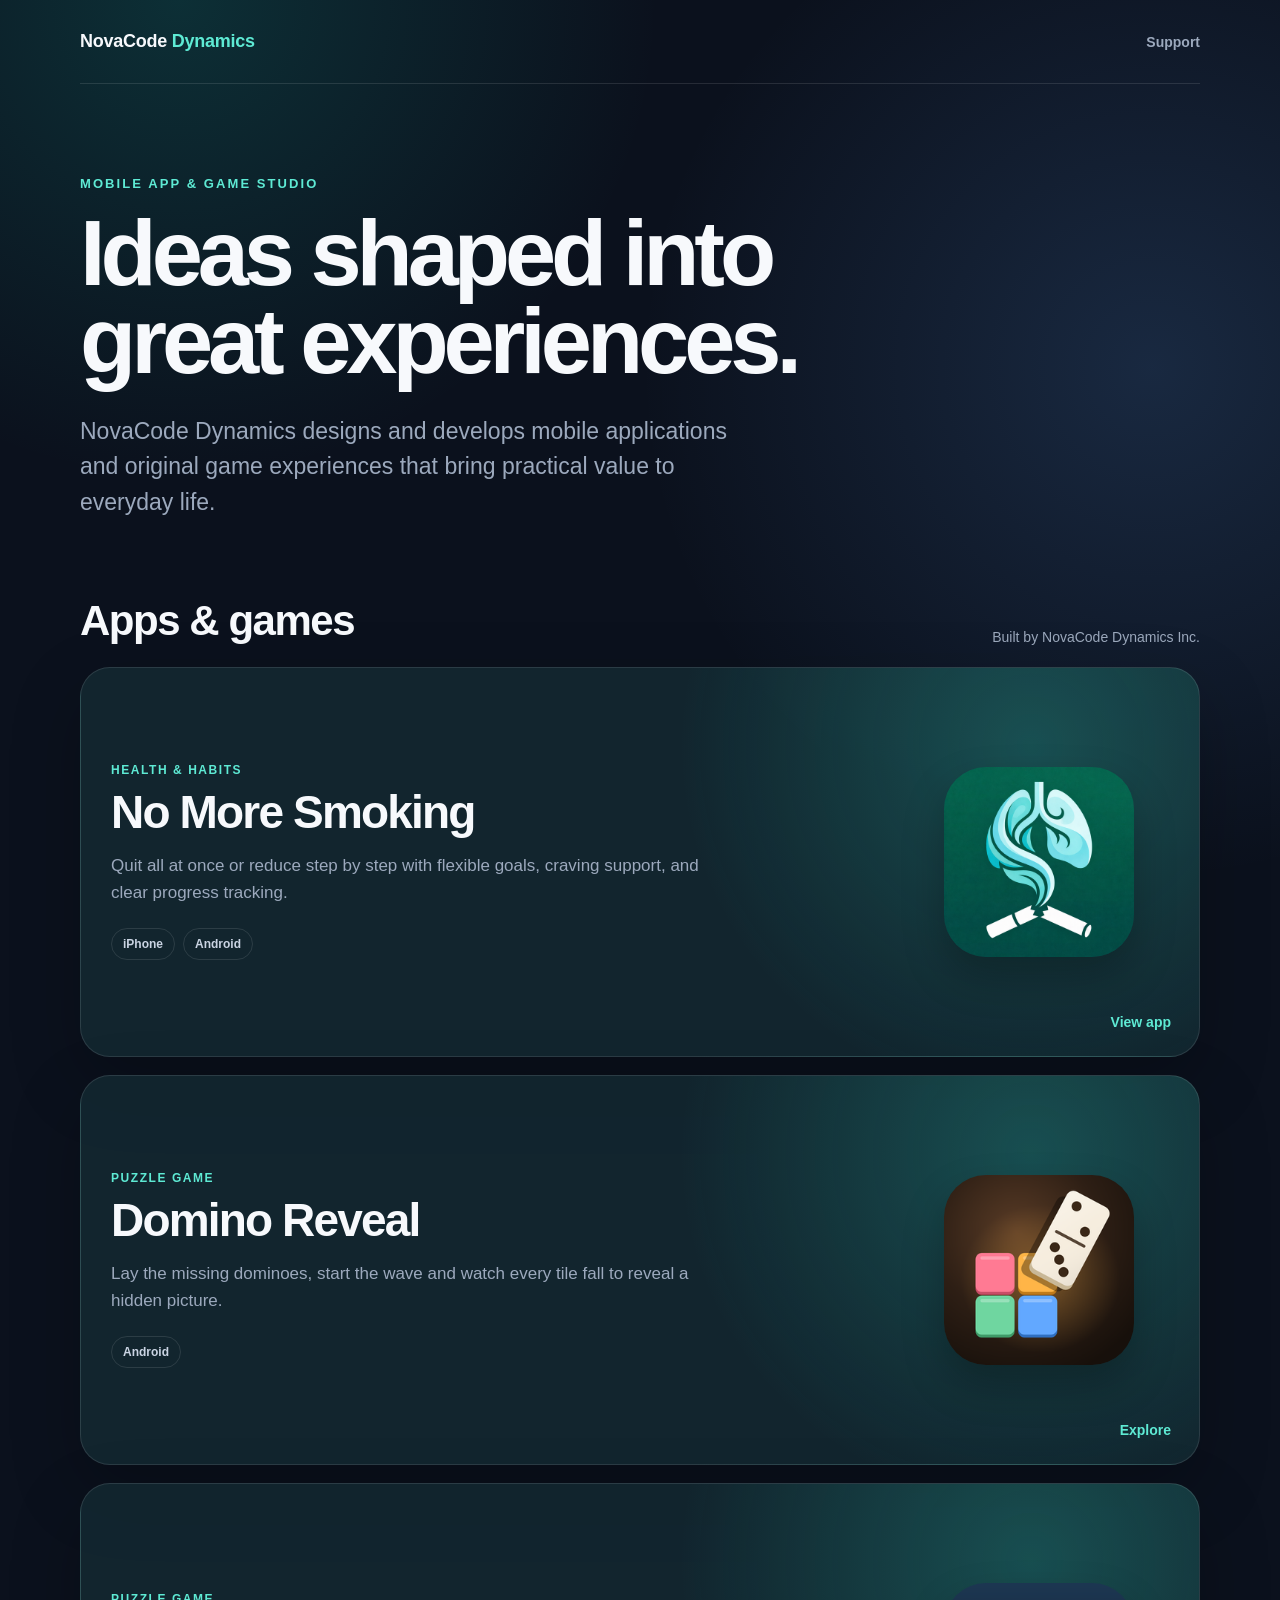
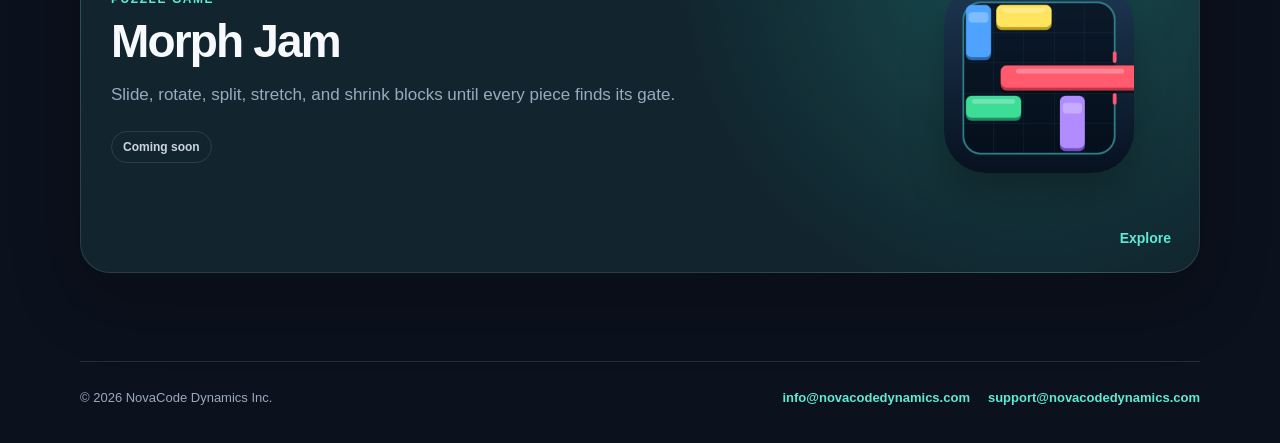
<file: index.html>
<!doctype html>
<html lang="en">
<head>
  <meta charset="utf-8" />
  <meta name="viewport" content="width=device-width, initial-scale=1" />
  <title>NovaCode Dynamics — Apps & Games</title>
  <meta name="description" content="NovaCode Dynamics designs and develops mobile applications and original game experiences." />
  <meta name="theme-color" content="#101827" />
  <link rel="canonical" href="https://novacodedynamics.github.io/" />
  <meta property="og:title" content="NovaCode Dynamics" />
  <meta property="og:description" content="Mobile applications and original game experiences designed for everyday life." />
  <meta property="og:url" content="https://novacodedynamics.github.io/" />

  <style>
    :root { color-scheme: dark; --ink:#f7f9fc; --muted:#9ca9bd; --line:rgba(255,255,255,.11); --panel:rgba(25,36,54,.74); --accent:#5eead4; }
    * { box-sizing: border-box; }
    html { scroll-behavior: smooth; }
    body {
      margin: 0;
      min-height: 100vh;
      font-family: -apple-system, BlinkMacSystemFont, "Segoe UI", Roboto, Helvetica, Arial, sans-serif;
      color: var(--ink);
      background: radial-gradient(circle at 14% 0%, rgba(20,184,166,.18), transparent 30rem), radial-gradient(circle at 90% 18%, rgba(96,165,250,.16), transparent 32rem), #0b111d;
    }
    a { color: inherit; }
    .wrap { width: min(1120px, calc(100% - 40px)); margin: 0 auto; }
    .header { display:flex; align-items:center; justify-content:space-between; gap:24px; min-height:84px; border-bottom:1px solid var(--line); }
    .brand { color:var(--ink); text-decoration:none; font-size:18px; font-weight:850; letter-spacing:-.25px; }
    .brand span { color:var(--accent); }
    .header-link { color:var(--muted); text-decoration:none; font-size:14px; font-weight:750; }
    .hero { padding:92px 0 58px; max-width:860px; }
    .eyebrow { margin:0 0 18px; color:var(--accent); font-size:13px; font-weight:850; letter-spacing:.16em; text-transform:uppercase; }
    h1 { margin:0; font-size:clamp(48px,9vw,92px); line-height:.96; letter-spacing:-.055em; text-wrap:balance; }
    .intro { max-width:670px; margin:28px 0 0; color:var(--muted); font-size:clamp(18px,2.4vw,23px); line-height:1.55; }
    .section-heading { display:flex; justify-content:space-between; align-items:end; gap:24px; margin:18px 0 22px; }
    h2 { margin:0; font-size:clamp(28px,4vw,42px); letter-spacing:-.035em; }
    .section-note { margin:0; color:var(--muted); font-size:14px; }
    .apps { display:grid; grid-template-columns:repeat(2,minmax(0,1fr)); gap:18px; padding-bottom:88px; }
    .app-card {
      position:relative; min-height:340px; padding:30px; overflow:hidden; border:1px solid var(--line); border-radius:30px;
      background:var(--panel); text-decoration:none; box-shadow:0 26px 70px rgba(0,0,0,.22);
      transition:transform 180ms ease,border-color 180ms ease,background 180ms ease;
    }
    .app-card:hover, .app-card:focus-visible { transform:translateY(-5px); border-color:rgba(94,234,212,.5); background:rgba(31,45,66,.9); }
    .app-card:focus-visible { outline:3px solid rgba(94,234,212,.35); outline-offset:3px; }
    .app-card.featured {
      grid-column:1/-1; min-height:390px; display:grid; grid-template-columns:1fr 260px; align-items:center;
      background:radial-gradient(circle at 85% 20%, rgba(45,212,191,.24), transparent 22rem), rgba(20,42,50,.82);
    }
    .card-icon { width:92px; height:92px; border-radius:24px; object-fit:cover; box-shadow:0 20px 40px rgba(0,0,0,.26); }
    .featured .card-icon { width:190px; height:190px; border-radius:42px; justify-self:center; }
    .card-kicker { margin:26px 0 8px; color:var(--accent); font-size:12px; font-weight:850; letter-spacing:.13em; text-transform:uppercase; }
    .featured .card-kicker { margin-top:0; }
    h3 { margin:0; font-size:clamp(28px,4vw,46px); letter-spacing:-.04em; }
    .card-copy { max-width:590px; margin:14px 0 22px; color:var(--muted); font-size:17px; line-height:1.55; }
    .tags { display:flex; flex-wrap:wrap; gap:8px; }
    .tag { padding:8px 11px; border:1px solid var(--line); border-radius:999px; color:#cad4e3; font-size:12px; font-weight:750; }
    .open-label { position:absolute; right:28px; bottom:26px; color:var(--accent); font-size:14px; font-weight:850; }
    .footer { display:flex; justify-content:space-between; gap:20px; padding:28px 0 38px; border-top:1px solid var(--line); color:var(--muted); font-size:13px; }
    .footer-links { display:flex; flex-wrap:wrap; gap:18px; }
    .footer a { color:var(--accent); text-decoration:none; font-weight:750; }
    @media (max-width:760px) {
      .wrap { width:min(100% - 28px,1120px); }
      .header { min-height:70px; }
      .hero { padding:64px 0 46px; }
      .section-heading { align-items:start; flex-direction:column; gap:8px; }
      .apps { grid-template-columns:1fr; padding-bottom:58px; }
      .app-card, .app-card.featured { grid-column:auto; min-height:330px; padding:24px; display:block; }
      .featured .card-icon { width:92px; height:92px; border-radius:24px; justify-self:auto; }
      .featured .card-kicker { margin-top:26px; }
      .open-label { right:24px; bottom:22px; }
      .footer { flex-direction:column; }
    }
  </style>
</head>
<body>
  <header class="header wrap">
    <a class="brand" href="./">NovaCode <span>Dynamics</span></a>
    <a class="header-link" href="mailto:support@novacodedynamics.com" id="contactLink">Support</a>
  </header>
  <main class="wrap">
    <section class="hero">
      <p class="eyebrow" id="heroEyebrow">Mobile app & game studio</p>
      <h1 id="heroTitle">Ideas shaped into<br />great experiences.</h1>
      <p class="intro" id="heroIntro">NovaCode Dynamics designs and develops mobile applications and original game experiences that bring practical value to everyday life.</p>
    </section>
    <section aria-labelledby="appsTitle">
      <div class="section-heading">
        <h2 id="appsTitle">Apps & games</h2>
        <p class="section-note" id="sectionNote">Built by NovaCode Dynamics Inc.</p>
      </div>
      <div class="apps">
        <a class="app-card featured" href="nomoresmoking/">
          <div>
            <p class="card-kicker" id="nmsKicker">Health & habits</p>
            <h3>No More Smoking</h3>
            <p class="card-copy" id="nmsCopy">Quit all at once or reduce step by step with flexible goals, craving support, and clear progress tracking.</p>
            <div class="tags"><span class="tag">iPhone</span><span class="tag">Android</span></div>
          </div>
          <img class="card-icon" src="nomoresmoking/app-icon.png" alt="No More Smoking app icon" />
          <span class="open-label" id="nmsOpen">View app</span>
        </a>
        <a class="app-card featured" href="dominoreveal/">
          <div>
            <p class="card-kicker" id="drKicker">Puzzle game</p>
            <h3>Domino Reveal</h3>
            <p class="card-copy" id="drCopy">Lay the missing dominoes, start the wave and watch every tile fall to reveal a hidden picture.</p>
            <div class="tags"><span class="tag">Android</span></div>
          </div>
          <img class="card-icon" src="dominoreveal/assets/icon.png" alt="Domino Reveal app icon" />
          <span class="open-label" id="drOpen">Explore</span>
        </a>
        <a class="app-card featured" href="morphjam/">
          <div>
            <p class="card-kicker" id="morphKicker">Puzzle game</p>
            <h3>Morph Jam</h3>
            <p class="card-copy" id="morphCopy">Slide, rotate, split, stretch, and shrink blocks until every piece finds its gate.</p>
            <div class="tags"><span class="tag" id="comingSoon">Coming soon</span></div>
          </div>
          <img class="card-icon" src="morphjam/assets/app-icon.png" alt="Morph Jam app icon" />
          <span class="open-label" id="morphOpen">Explore</span>
        </a>
      </div>
    </section>
  </main>
  <footer class="footer wrap">
    <span>© 2026 NovaCode Dynamics Inc.</span>
    <div class="footer-links">
      <a href="mailto:info@novacodedynamics.com">info@novacodedynamics.com</a>
      <a href="mailto:support@novacodedynamics.com">support@novacodedynamics.com</a>
    </div>
  </footer>
  <script>
    const translations = {
      en: {
        contactLink:'Support', heroEyebrow:'Mobile app & game studio', heroTitle:'Ideas shaped into<br />great experiences.',
        heroIntro:'NovaCode Dynamics designs and develops mobile applications and original game experiences that bring practical value to everyday life.',
        appsTitle:'Apps & games', sectionNote:'Built by NovaCode Dynamics Inc.', nmsKicker:'Health & habits',
        nmsCopy:'Quit all at once or reduce step by step with flexible goals, craving support, and clear progress tracking.',
        nmsOpen:'View app', morphKicker:'Puzzle game', morphCopy:'Slide, rotate, split, stretch, and shrink blocks until every piece finds its gate.',
        comingSoon:'Coming soon', morphOpen:'Explore',
        drKicker:'Puzzle game', drCopy:'Lay the missing dominoes, start the wave and watch every tile fall to reveal a hidden picture.', drOpen:'Explore'
      },
      tr: {
        contactLink:'Destek', heroEyebrow:'Mobil uygulama ve oyun stüdyosu', heroTitle:'Fikirleri güçlü<br />deneyimlere dönüştürüyoruz.',
        heroIntro:'NovaCode Dynamics, günlük yaşama değer katan mobil uygulamalar ve özgün oyun deneyimleri tasarlar ve geliştirir.',
        appsTitle:'Uygulamalar ve oyunlar', sectionNote:'NovaCode Dynamics Inc. tarafından geliştirildi.', nmsKicker:'Sağlık ve alışkanlıklar',
        nmsCopy:'Esnek hedefler, kriz anı desteği ve net ilerleme takibiyle birden bırak veya adım adım azalt.',
        nmsOpen:'Uygulamayı gör', morphKicker:'Bulmaca oyunu', morphCopy:'Her parçayı doğru kapıya ulaştırmak için blokları kaydır, döndür, böl, uzat ve küçült.',
        comingSoon:'Yakında', morphOpen:'İncele',
        drKicker:'Bulmaca oyunu', drCopy:'Eksik dominoları yerleştir, dalgayı başlat; her taş devrildikçe gizli resim ortaya çıksın.', drOpen:'İncele'
      }
    };
    const lang = navigator.language.startsWith('tr') ? 'tr' : 'en';
    const texts = translations[lang];
    document.documentElement.lang = lang;
    document.getElementById('heroTitle').innerHTML = texts.heroTitle;
    Object.entries(texts).forEach(([id,value]) => { if (id !== 'heroTitle') document.getElementById(id).textContent = value; });
  </script>
</body>
</html>
</file>
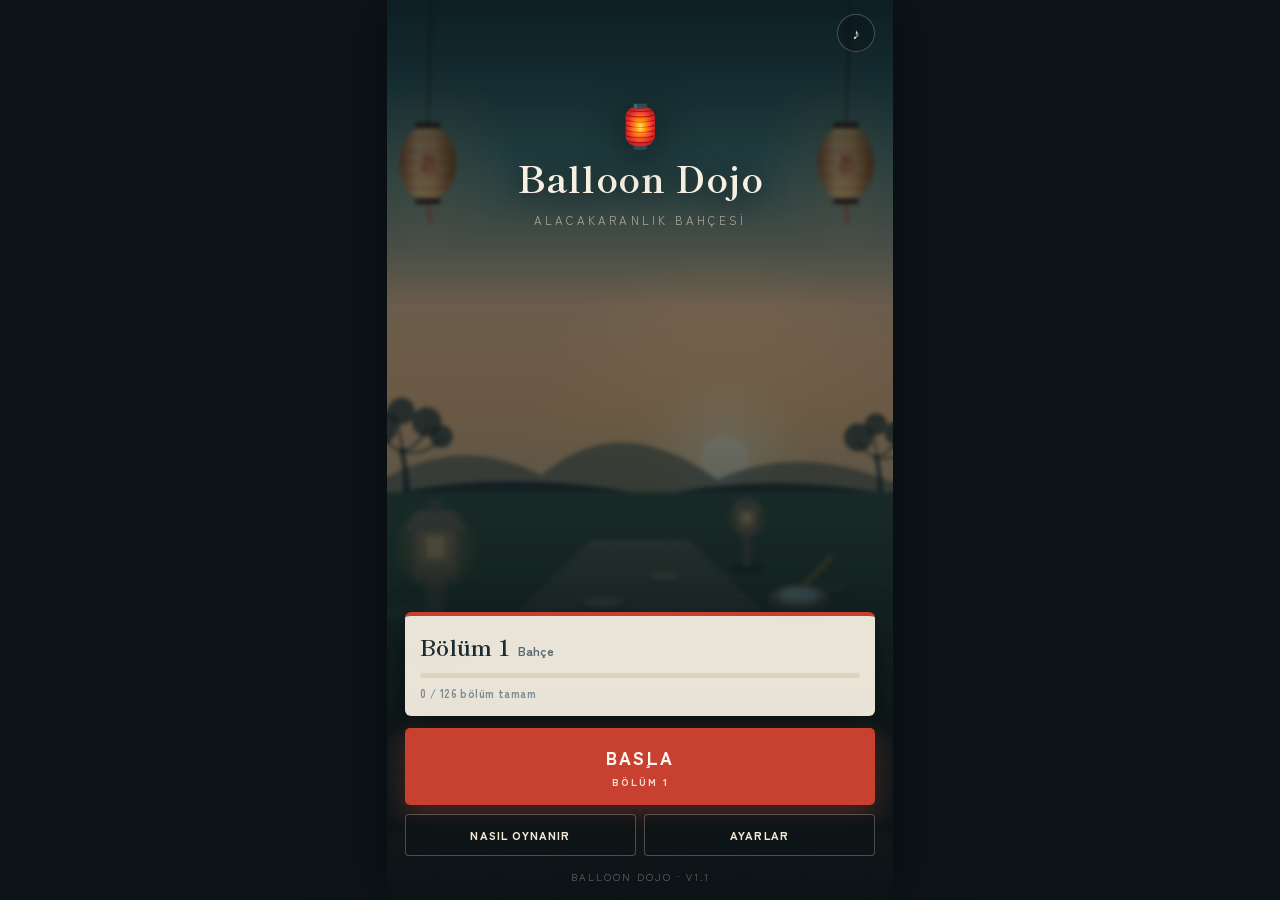
<file: balloondojo/index.html>
<!doctype html>
<html lang="tr">
<head>
<meta charset="utf-8">
<title>Balloon Dojo</title>
<meta name="viewport" content="width=device-width, initial-scale=1, maximum-scale=1, user-scalable=no, viewport-fit=cover">
<meta name="description" content="Alacakaranlıkta bir bahçe. Sınırlı shuriken ile fenerleri indir.">
<meta name="theme-color" content="#1f5c6b">
<meta name="mobile-web-app-capable" content="yes">
<meta name="apple-mobile-web-app-capable" content="yes">
<meta name="apple-mobile-web-app-status-bar-style" content="black-translucent">
<meta name="apple-mobile-web-app-title" content="Balloon Dojo">
<meta property="og:title" content="Balloon Dojo">
<meta property="og:description" content="Alacakaranlıkta bir bahçe. Sınırlı shuriken ile fenerleri indir.">
<meta property="og:type" content="website">
<link rel="icon" href="icon.svg" type="image/svg+xml">
<link rel="apple-touch-icon" href="icon.svg">
<link rel="manifest" href="manifest.webmanifest">
<!-- Analitik: toplayicinin adresi. BU SATIR YOKSA oyun hicbir yere veri
     yollamaz (kuyruk localStorage'da birikir, gonderilmez). Toplayici
     Railway'de; sema ve sorgular server/ altinda. -->
<script>window.BD_ANALYTICS={url:'https://collector-production-f909.up.railway.app/events'}</script>
<!-- Yazi tipleri: @import <style> icindeydi, tarayici onu SERI yukluyor ve
     ilk kareyi geciktiriyordu. link + preconnect paralel gidiyor; font
     gelmezse (cevrimdisi) sistem yazi tipiyle acilmaya devam ediyor. -->
<link rel="preconnect" href="https://fonts.googleapis.com">
<link rel="preconnect" href="https://fonts.gstatic.com" crossorigin>
<link rel="stylesheet" href="https://fonts.googleapis.com/css2?family=Shippori+Mincho:wght@600;700&family=Zen+Kaku+Gothic+New:wght@500;700;900&display=swap">
<style>
  :root{
    --ink:#16232a; --paper:#f6efe2; --red:#c8402f; --red-dk:#8f2a1e;
    --glass:rgba(18,30,34,.74); --cream:#f3e8d6; --gold:#e9b978;
  }
  *{box-sizing:border-box;-webkit-tap-highlight-color:transparent}
  html,body{margin:0;padding:0;height:100%;overflow:hidden;background:#0d1418;
    font-family:"Zen Kaku Gothic New",system-ui,-apple-system,sans-serif;color:var(--ink)}
  #stage{position:fixed;inset:0;display:flex;align-items:center;justify-content:center}
  #frame{position:relative;width:100%;height:100%;max-width:min(100vw,calc(100vh * 0.5625));
    max-height:100vh;overflow:hidden;background:#1f5c6b;box-shadow:0 0 60px rgba(0,0,0,.5)}
  canvas{display:block;width:100%;height:100%;touch-action:none}

  #hud{position:absolute;inset:0;pointer-events:none;display:flex;flex-direction:column;
    padding:calc(env(safe-area-inset-top) + 10px) 12px 10px;gap:7px}
  .row{display:flex;align-items:center;gap:7px}
  .spacer{flex:1}
  .pill{background:var(--glass);border-radius:10px;padding:6px 11px;font-weight:700;font-size:13px;
    color:var(--cream);display:flex;align-items:center;gap:6px;line-height:1;
    border:1px solid rgba(243,232,214,.16);letter-spacing:.02em}
  .pill.btn{pointer-events:auto;cursor:pointer;user-select:none}
  .pill.btn:active{transform:translateY(1px)}
  .pill b{font-family:"Shippori Mincho",serif;font-size:15px;font-weight:700}
  #focusPill{background:linear-gradient(180deg,#c8402f,#8f2a1e);border-color:rgba(255,220,200,.35);
    color:#fff2ea;box-shadow:0 0 14px rgba(200,64,47,.5)}
  #focusPill.empty{background:var(--glass);color:rgba(243,232,214,.35);box-shadow:none}
  #focusPill.armed{animation:armed .7s ease-in-out infinite}
  @keyframes armed{0%,100%{box-shadow:0 0 12px rgba(200,64,47,.5)}50%{box-shadow:0 0 26px rgba(255,140,110,.95)}}
  #kn{display:flex;gap:4px;flex-wrap:wrap;max-width:160px;justify-content:center}
  .k{width:13px;height:13px;background:#b9c6cf;transition:opacity .2s,transform .2s;
    clip-path:polygon(50% 0,61% 39%,100% 50%,61% 61%,50% 100%,39% 61%,0 50%,39% 39%)}
  .k.used{opacity:.18;transform:scale(.6)}
  #wmeter{width:46px;height:5px;border-radius:3px;background:rgba(243,232,214,.2);overflow:hidden}
  #wfill{height:100%;width:0%;background:var(--cream);transition:width .2s}
  #warrow{display:inline-block;transition:transform .3s;font-size:14px}

  /* align-items:center + tasan icerik = ust kisim kirpilir ve scroll edilemez.
     Bunun yerine flex-start + karta margin:auto: sigdiginda ortalanir,
     tastiginda yukaridan baslar ve perde kayar. */
  .veil{position:absolute;inset:0;display:none;align-items:flex-start;justify-content:center;
    background:rgba(9,18,22,.7);backdrop-filter:blur(4px);pointer-events:auto;padding:18px;
    overflow-y:auto;overscroll-behavior:contain;-webkit-overflow-scrolling:touch;touch-action:pan-y}
  .veil.show{display:flex;animation:fade .22s ease}
  @keyframes fade{from{opacity:0}to{opacity:1}}
  .card{background:var(--paper);border-radius:6px;padding:24px 20px;width:min(340px,92%);
    margin:auto;flex:0 0 auto;
    text-align:center;box-shadow:0 20px 50px rgba(0,0,0,.5);position:relative;
    animation:pop .3s cubic-bezier(.2,1.3,.4,1);
    border-top:4px solid var(--red)}
  @keyframes pop{from{transform:scale(.86) translateY(12px);opacity:0}to{transform:none;opacity:1}}
  .card h1{margin:0 0 2px;font-family:"Shippori Mincho",serif;font-size:31px;letter-spacing:.02em;
    color:#1b2b31;text-wrap:balance}
  .card h2{margin:0 0 6px;font-family:"Shippori Mincho",serif;font-size:23px;color:#1b2b31}
  .card p{margin:6px 0 14px;font-size:14px;line-height:1.55;color:#5a6a70}
  .kicker{font-size:11px;letter-spacing:.22em;text-transform:uppercase;color:var(--red);
    font-weight:900;margin-bottom:10px}
  .btn2{display:block;width:100%;margin:8px 0 0;padding:13px;border:0;border-radius:4px;font:inherit;
    font-weight:900;font-size:15px;letter-spacing:.08em;color:#fff6f0;background:var(--red);cursor:pointer;
    transition:filter .15s}
  .btn2:active{filter:brightness(.88)}
  .btn2.ghost{background:transparent;color:#6b7b82;border:1px solid #ccc3b2}
  /* ---- ANA SAYFA ----
     Bolum secme izgarasi kaldirildi: oyuncu OYNA'ya basar, siradaki bolume
     girer. Perde tam ekran ve yari saydam -- arkadaki bahce canli kalsin
     diye blur dusuk tutuldu. */
  .veil.home{align-items:stretch;justify-content:stretch;padding:0;
    background:rgba(9,18,22,.34);backdrop-filter:blur(2px)}
  .home .wrap{position:relative;display:flex;flex-direction:column;width:100%;min-height:100%;
    padding:calc(env(safe-area-inset-top) + 14px) 18px calc(env(safe-area-inset-bottom) + 16px);
    background:linear-gradient(180deg,rgba(9,18,22,.74) 0%,rgba(9,18,22,.22) 34%,
      rgba(9,18,22,.62) 66%,rgba(9,18,22,.9) 100%)}
  .home .top{display:flex;gap:8px;align-items:center}
  .home .top .sp{flex:1}
  .hbtn{width:38px;height:38px;border-radius:50%;border:1px solid rgba(243,232,214,.26);
    background:rgba(9,18,22,.4);color:var(--cream);font-size:15px;display:flex;align-items:center;
    justify-content:center;cursor:pointer;flex:0 0 auto}
  .home .brand{margin-top:5.5vh;text-align:center}
  .home .brand .mark{font-size:42px;line-height:1;filter:drop-shadow(0 8px 20px rgba(0,0,0,.6))}
  .home .brand h1{font-family:"Shippori Mincho",serif;font-size:37px;margin:6px 0 0;color:#f6efe2;
    letter-spacing:.02em;text-shadow:0 4px 24px rgba(0,0,0,.65)}
  .home .brand .sub{font-size:11.5px;letter-spacing:.28em;text-transform:uppercase;
    color:rgba(243,232,214,.6);margin-top:8px}
  .home .mid{flex:1;min-height:14px}
  .lvlcard{background:rgba(246,239,226,.95);border-radius:6px;border-top:4px solid var(--red);
    padding:14px 15px 15px;box-shadow:0 18px 44px rgba(0,0,0,.45);text-align:left}
  .lvlcard .r1{display:flex;align-items:baseline;gap:8px}
  .lvlcard .no{font-family:"Shippori Mincho",serif;font-size:22px;color:#1b2b31;font-weight:700}
  .lvlcard .nm{font-size:12.5px;color:#5a6a70;font-weight:700}
  .lvlcard .tag{margin-left:auto;font-size:10px;font-weight:900;letter-spacing:.14em;
    padding:4px 8px;border-radius:2px;color:#fff;background:#b8761c}
  .lvlcard .tag.t2{background:#7c2033}
  .bar{height:5px;border-radius:3px;background:#ddd3bf;margin-top:11px;overflow:hidden}
  .bar i{display:block;height:100%;background:var(--red);border-radius:3px;transition:width .4s}
  .lvlcard .cnt{font-size:11px;color:#7a8a90;margin-top:7px;font-weight:700;letter-spacing:.04em}
  /* OYNA butonunun zemini bolumun zorluguna gore degisir: kirmizi / kehribar /
     koyu bordo. Kademeyi levelTier() level verisinden hesapliyor. */
  .play{display:block;width:100%;margin-top:12px;padding:16px;border:0;border-radius:5px;font:inherit;
    font-weight:900;font-size:18px;letter-spacing:.12em;color:#fff6f0;cursor:pointer;
    background:var(--red);box-shadow:0 10px 26px rgba(200,64,47,.35);
    transition:filter .15s,transform .1s}
  .play:active{transform:translateY(1px);filter:brightness(.9)}
  .play .sm{display:block;font-size:10px;letter-spacing:.2em;opacity:.86;margin-top:4px;font-weight:800}
  .play.t1{background:linear-gradient(180deg,#d08a24,#a4601a);box-shadow:0 10px 26px rgba(190,120,30,.36)}
  .play.t2{background:linear-gradient(180deg,#96283f,#571727);box-shadow:0 10px 30px rgba(120,25,45,.45);
    animation:t2p 2.6s ease-in-out infinite}
  @keyframes t2p{0%,100%{box-shadow:0 10px 30px rgba(120,25,45,.45)}
    50%{box-shadow:0 12px 40px rgba(196,44,74,.6)}}
  .home .row2{display:flex;gap:8px;margin-top:9px}
  .home .row2 button{flex:1;padding:12px 6px;border-radius:4px;border:1px solid rgba(243,232,214,.28);
    background:rgba(9,18,22,.4);color:var(--cream);font:inherit;font-weight:800;font-size:11.5px;
    letter-spacing:.1em;cursor:pointer}
  .home .foot{text-align:center;margin-top:13px;font-size:10px;letter-spacing:.2em;
    color:rgba(243,232,214,.4);text-transform:uppercase;cursor:default}
  .opt[hidden]{display:none}
  .opt{display:flex;align-items:center;justify-content:space-between;gap:10px;background:#ece4d4;
    border-radius:3px;padding:10px 13px;margin-top:8px;font-size:13px;font-weight:700;color:#5a6a70;text-align:left}
  .sw{width:42px;height:24px;border-radius:2px;background:#cfc5b2;position:relative;flex:0 0 auto;cursor:pointer;
    transition:background .18s}
  .sw::after{content:"";position:absolute;top:3px;left:3px;width:18px;height:18px;border-radius:1px;
    background:#fff;transition:transform .18s}
  .sw.on{background:var(--red)} .sw.on::after{transform:translateX(18px)}
  #pickList{display:flex;flex-direction:column;gap:7px;margin:6px 0 13px}
  .abi{display:flex;gap:11px;align-items:flex-start;text-align:left;cursor:pointer;
    background:#ece4d4;border:1px solid transparent;border-radius:4px;padding:11px 13px;
    transition:background .15s,border-color .15s}
  .abi.on{background:#fff;border-color:var(--red);box-shadow:inset 3px 0 0 var(--red)}
  .abi.lock{opacity:.42;cursor:default}
  .abi .ic{font-size:20px;line-height:1.2;color:var(--red);flex:0 0 22px;text-align:center}
  .abi .nm{font-weight:900;font-size:13.5px;color:#1b2b31;line-height:1.3}
  .abi .ds{font-size:12px;color:#5a6a70;line-height:1.45;margin-top:2px}
  .abi .tp{font-size:11px;color:#95793f;margin-top:3px;line-height:1.4}
  .seg{display:flex;gap:5px}
  .seg button{flex:1;padding:9px 4px;border:1px solid #d3c9b6;background:#f6efe2;border-radius:3px;
    font:inherit;font-weight:700;font-size:12px;color:#7a8a90;cursor:pointer}
  .seg button.on{background:var(--red);color:#fff;border-color:var(--red-dk)}
  #toast{position:absolute;left:50%;top:31%;transform:translate(-50%,-50%);pointer-events:none;
    font-family:"Shippori Mincho",serif;font-size:31px;font-weight:700;color:#fff;
    text-shadow:0 2px 14px rgba(0,0,0,.6);opacity:0;max-width:80%;text-align:center;line-height:1.35}
  #toast.go{animation:toast .9s ease-out}
  @keyframes toast{0%{opacity:0;transform:translate(-50%,-50%) scale(.6)}
    22%{opacity:1;transform:translate(-50%,-50%) scale(1.1)}
    72%{opacity:1;transform:translate(-50%,-58%) scale(1)}
    100%{opacity:0;transform:translate(-50%,-84%) scale(.97)}}
  #vig{position:absolute;inset:0;pointer-events:none;opacity:0;transition:opacity .18s;
    background:radial-gradient(ellipse at center, transparent 42%, rgba(200,64,47,.30) 100%)}
  #vig.on{opacity:1}
</style>
</head>
<body>
<div id="stage"><div id="frame">
  <canvas id="cv"></canvas>
  <div id="vig"></div>

  <div id="hud">
    <div class="row">
      <div class="pill"><b id="lvlNum">一</b><span id="lvlName" style="opacity:.7">Bahçe</span></div>
      <div class="pill"><span id="bCount">0</span> balon</div>
      <div class="spacer"></div>
      <div class="pill btn" id="sndBtn">♪</div>
      <div class="pill btn" id="menuBtn">≡</div>
    </div>
    <div class="row" id="windrow">
      <div class="pill"><span id="warrow">→</span>RÜZGÂR<div id="wmeter"><div id="wfill"></div></div></div>
    </div>
    <div class="spacer"></div>
    <div class="row" style="justify-content:center;align-items:flex-end">
      <div class="pill btn" id="focusPill">◈ ODAK <span id="focusN">0</span></div>
      <div class="pill" style="padding:7px 12px"><div id="kn"></div></div>
    </div>
  </div>
  <div id="toast"></div>

  <div class="veil home show" id="menu"><div class="wrap">
    <div class="top"><div class="sp"></div>
      <button class="hbtn" id="hSnd">&#9834;</button></div>
    <div class="brand">
      <div class="mark">&#127982;</div>
      <h1>Balloon Dojo</h1>
      <div class="sub">Alacakaranlık Bahçesi</div>
    </div>
    <div class="mid"></div>
    <div class="lvlcard">
      <div class="r1"><span class="no" id="hNo">Bölüm 1</span>
        <span class="nm" id="hName"></span><span class="tag" id="hTag" hidden></span></div>
      <div class="bar"><i id="hBar" style="width:0%"></i></div>
      <div class="cnt" id="hCnt"></div>
    </div>
    <button class="play" id="playBtn">BAŞLA</button>
    <div class="row2">
      <button id="howBtn">NASIL OYNANIR</button>
      <button id="optBtn">AYARLAR</button>
    </div>
    <div class="foot" id="verTag">Balloon Dojo · v1.1</div>
  </div></div>

  <div class="veil" id="opts"><div class="card">
    <div class="kicker">AYARLAR</div>
    <h2 style="margin-bottom:12px">Nasıl atsın</h2>
    <div class="opt" style="flex-direction:column;align-items:stretch;gap:8px">
      <span>Atış stili — <b>Nişan</b> dokunduğun noktada kalır;
        Elden ve Savurma gösterişli ama yolda sapar.</span>
      <div class="seg" id="seg">
        <button data-i="2">Nişan</button><button data-i="1">Tam ışın</button><button data-i="0">Elden</button><button data-i="3">Savurma</button>
      </div>
    </div>
    <div class="opt">Nişan halkası<div class="sw on" id="swAim"></div></div>
    <div class="opt">Rüzgâr sapma göstergesi<div class="sw on" id="swDrift"></div></div>
    <div class="opt">Ses<div class="sw on" id="swSnd"></div></div>
    <!-- TEST MODU oyuncuya kapali. Ana sayfadaki surum etiketine 1.2 sn
         basili tutunca goruniyor. -->
    <div class="opt" id="devRow" hidden>Sınırsız shuriken (test)<div class="sw" id="swInf"></div></div>
    <button class="btn2" id="optClose">KAPAT</button>
    <button class="btn2 ghost" id="resetBtn">İlerlemeyi sıfırla</button>
  </div></div>

  <div class="veil" id="howto"><div class="card">
    <div class="kicker">NASIL OYNANIR</div>
    <h2>Sınırlı shuriken</h2>
    <p style="text-align:left">
      <b>Dokun</b> — nişan aldığın noktaya shuriken gider ve yolundaki
      her balonu deler.<br>
      <b>Basılı tut</b> — dünya ağır çekime girer, parmağını sürükleyip
      bir kesme çizgisi çizersin.<br><br>
      Bölümü <b>bütün balonları indirince</b> geçersin. Shuriken biterse
      ya da kaçak balon tavandan sıyrılırsa baştan.
    </p>
    <p style="text-align:left;background:#ece4d4;padding:11px 13px;border-radius:3px">
      Zırhlı balon iki vuruş ister · fitilli patlayınca komşularını götürür ·
      bölünen ikiye ayrılır · kafesli ancak çubuklar açılınca vurulur ·
      rüzgâr uzaktaki hedefte çok daha fazla sürükler.
    </p>
    <button class="btn2" id="howClose">ANLADIM</button>
  </div></div>

  <div class="veil" id="pick"><div class="card">
    <div class="kicker">BÖLÜM <span id="pickLvl"></span> · YANINA NE ALIYORSUN</div>
    <h2 style="margin-bottom:10px">Tek yetenek seç</h2>
    <div id="pickList"></div>
    <button class="btn2" id="pickGo">BAŞLA</button>
  </div></div>
  <div class="veil" id="fhelp"><div class="card">
    <div class="kicker">YENİ · ODAK ANI</div>
    <h2>Tek nefeslik kesiş</h2>
    <p style="text-align:left">
      <b>Parmağını basılı tut</b> — dünya ağır çekime girer.<br>
      <b>Parmağını sürükle</b> — bir kesme çizgisi çizersin.<br>
      <b>Bırak</b> — shuriken o çizgiyi takip eder, üstündeki her balonu biçer.
    </p>
    <p style="text-align:left;background:#ece4d4;padding:11px 13px;border-radius:3px">
      Ama bedava değil: <b>çizginin uzunluğu sınırlı</b> ve ağır çekimde
      <b>1.8 saniyen</b> var. Bir de bir shuriken harcar. En çok balonu tek
      çizgiye dizmek senin işin.
    </p>
    <button class="btn2" id="fhelpBtn">ANLADIM</button>
  </div></div>
  <div class="veil" id="win"><div class="card">
    <div class="kicker" id="winKick">BÖLÜM TAMAM</div>
    <h2 id="winTitle"></h2>
    <p id="winMsg"></p>
    <button class="btn2" id="nextBtn">SONRAKİ</button>
    <button class="btn2 ghost" id="winMenu">ANA SAYFA</button>
  </div></div>

  <div class="veil" id="lose"><div class="card">
    <div class="kicker" id="loseKick">BAŞARISIZ</div>
    <h2 id="loseTitle">Az kaldı</h2>
    <p id="loseMsg"></p>
    <button class="btn2" id="retryBtn">TEKRAR</button>
    <button class="btn2 ghost" id="loseMenu">ANA SAYFA</button>
  </div></div>
</div></div>

<script>
"use strict";
/* =====================================================================
   BALLOON DOJO — v2
   Perspektif kamera: ekran = CX + x*F/z , CY + y*F/z
   Mekanikler: balon tipleri · odak anı · ip kesme · dönen çark · rüzgâr
   ===================================================================== */
const W=720, H=1280, CX=360, CY=700;
const F=760, GY=210, CEIL=-330, NEAR=240;
const cv=document.getElementById('cv'), ctx=cv.getContext('2d');
let scale=1, offX=0, offY=0;
function resize(){
  const r=document.getElementById('frame').getBoundingClientRect();
  const dpr=Math.min(window.devicePixelRatio||1,2.5);
  cv.width=Math.round(r.width*dpr); cv.height=Math.round(r.height*dpr);
  scale=Math.min(cv.width/W, cv.height/H);
  offX=(cv.width-W*scale)/2; offY=(cv.height-H*scale)/2;
}
addEventListener('resize',resize);
const clamp=(v,a,b)=>v<a?a:v>b?b:v;
const px=(x,z)=>CX+x*F/z, py=(y,z)=>CY+y*F/z, sc=z=>F/z;

/* --------- palet: alacakaranlık bahçesi --------- */
const SKY=[[0,'#1c5666'],[.34,'#4b8b8d'],[.62,'#c9a37f'],[.82,'#f0bc85'],[1,'#ffdcac']];
const INK_FAR='rgba(30,62,70,.5)', INK_NEAR='rgba(16,38,46,.8)';
const MOSS_A='#37594a', MOSS_B='#1d3630', GRAVEL='#8d8571';
const BAMBOO=['#9c8a4e','#6d5f31','#48401f'];
const COLORS=[
  {c:'#e8474f',d:'#a5222d',g:'#ff9a95'},
  {c:'#f2902c',d:'#b25c10',g:'#ffd08a'},
  {c:'#f2ca35',d:'#b8920f',g:'#fff0a0'},
  {c:'#3f9ed8',d:'#1c6396',g:'#a5dcff'},
  {c:'#9061d6',d:'#5d3597',g:'#d4b4ff'},
  {c:'#27b58c',d:'#0d7a5c',g:'#8ff0cd'}
];
const R0=620,R1=880,R2=1160,R3=1440;

/* --------- ÖZELLİK TAKVİMİ ---------
   Kural: yeni mekanik önce cezasız tanıtılır, bir bölüm dinlendirilir,
   sonra sıkıştırılır. Rüzgâr seyrek ve sabit yönlü; fırtına tek özel bölüm. */
/* ==LEVELS-START== gerekli: node tools/build.js — elle düzenleme */
const LEVELS=[
{name:"",knives:4,focus:0,wind:null,rope:false,hint:"Dokunduğun yere shuriken gider. Balona dokun.",b:[{x:-198,z:880,rope:180,r:50},{x:0,z:880,rope:395,r:50},{x:198,z:880,rope:250,r:50}]},
{name:"Derinlik",knives:6,focus:0,wind:null,rope:false,hint:"Küçük görünen balon daha uzakta. Uzağı vurmak daha zor.",b:[{x:-114,z:620,rope:180,r:48},{x:114,z:620,rope:395,r:48},{x:-272,z:880,rope:180,r:44},{x:0,z:880,rope:395,r:44},{x:272,z:880,rope:250,r:44}]},
{name:"",knives:7,focus:0,wind:null,rope:false,b:[{x:-161,z:620,rope:385,r:46},{x:-136,z:880,rope:200,r:43},{x:0,z:1160,rope:385,r:40},{x:81,z:620,rope:200,r:46},{x:272,z:880,rope:385,r:43}]},
{name:"",knives:10,focus:0,wind:null,rope:false,hint:"Fitilli balon patlayınca çevresindekileri de patlatır.",b:[{x:55,z:880,rope:215,r:40,t:"bomb"},{x:-24,z:880,rope:434,r:40},{x:-153,z:880,rope:233,r:40},{x:-153,z:880,rope:387,r:40},{x:-24,z:880,rope:186,r:40},{x:-105,z:620,rope:180,r:46},{x:105,z:620,rope:395,r:46}]},
{name:"",knives:8,focus:0,wind:null,rope:false,b:[{x:-304,z:880,rope:180,r:39},{x:-101,z:880,rope:395,r:39},{x:101,z:880,rope:250,r:39},{x:304,z:880,rope:360,r:39},{x:-161,z:620,rope:385,r:41},{x:361,z:1160,rope:200,r:38}]},
{name:"",knives:7,focus:0,wind:{base:0.28,gust:0,period:0},rope:false,hint:"Rüzgâr shurikeni yana sürükler. Rüzgârın geldiği tarafa nişan al.",b:[{x:145,z:880,rope:200,r:44},{x:40,z:880,rope:420,r:44},{x:-65,z:880,rope:200,r:44},{x:40,z:880,rope:360,r:44},{x:-95,z:620,rope:180,r:46},{x:95,z:620,rope:395,r:46}]},
{name:"",knives:8,focus:0,wind:null,rope:false,b:[{x:-256,z:880,rope:180,r:46},{x:0,z:880,rope:395,r:46},{x:256,z:880,rope:250,r:46},{x:-361,z:1160,rope:385,r:40},{x:451,z:1440,rope:200,r:37}]},
{name:"",knives:10,focus:0,wind:null,rope:false,hint:"Altın halkalı balon +2 shuriken verir. Uzakta ama değer.",b:[{x:40,z:880,rope:215,r:42},{x:-70,z:880,rope:435,r:42},{x:-180,z:880,rope:215,r:42},{x:-70,z:880,rope:375,r:42},{x:380,z:1160,rope:250,r:34,t:"gift"},{x:-95,z:620,rope:180,r:46},{x:95,z:620,rope:395,r:46}]},
{name:"",knives:9,focus:0,wind:null,rope:false,hint:"Zırhlı balonun demir kabuğu var: iki vuruş ister.",b:[{x:-80,z:880,rope:300,r:48,t:"armor"},{x:-304,z:880,rope:180,r:42},{x:-101,z:880,rope:395,r:42},{x:101,z:880,rope:250,r:42},{x:304,z:880,rope:360,r:42},{x:400,z:1160,rope:230,r:34,t:"gift"}]},
{name:"",knives:15,focus:0,wind:{base:0.32,gust:0,period:0},rope:false,b:[{x:-160,z:880,rope:260,r:40,t:"armor"},{x:430,z:1440,rope:215,r:26,t:"gift"},{x:-161,z:620,rope:385,r:38},{x:-91,z:880,rope:200,r:35},{x:120,z:1160,rope:385,r:32},{x:162,z:620,rope:200,r:38},{x:-297,z:1160,rope:180,r:34},{x:298,z:1160,rope:395,r:34}]},
{name:"Odak",knives:10,focus:1,wind:null,rope:false,hint:"ODAK: ağır çekimde bir çizgi çiz, değdiğin balonlar patlar.",b:[{x:-320,z:880,rope:180,r:42},{x:-160,z:880,rope:395,r:42},{x:0,z:880,rope:250,r:42},{x:160,z:880,rope:360,r:42},{x:320,z:880,rope:215,r:42},{x:-361,z:1160,rope:385,r:38},{x:0,z:1440,rope:200,r:35},{x:361,z:1160,rope:385,r:32}]},
{name:"",knives:12,focus:2,wind:{base:0.38,gust:0,period:0},rope:false,b:[{x:159,z:1160,rope:300,r:36,t:"armor"},{x:-93,z:1160,rope:215,r:30,t:"bomb"},{x:-226,z:1160,rope:435,r:30},{x:-359,z:1160,rope:215,r:30},{x:-226,z:1160,rope:375,r:30},{x:-271,z:880,rope:385,r:32},{x:-150,z:1440,rope:200,r:29},{x:150,z:1440,rope:385,r:26},{x:273,z:880,rope:200,r:32}]},
{name:"",knives:9,focus:1,wind:null,rope:false,hint:"Kafesli balonu ancak YEŞİL ağızdan geçen shuriken vurur.",b:[{x:-40,z:880,rope:295,r:48,t:"cage"},{x:-304,z:880,rope:180,r:42},{x:-101,z:880,rope:395,r:42},{x:101,z:880,rope:250,r:42},{x:304,z:880,rope:360,r:42},{x:-361,z:1160,rope:385,r:40},{x:361,z:1160,rope:200,r:37}]},
{name:"",knives:10,focus:1,wind:null,rope:false,b:[{x:-320,z:880,rope:180,r:46},{x:-160,z:880,rope:395,r:46},{x:0,z:880,rope:250,r:46},{x:160,z:880,rope:360,r:46},{x:320,z:880,rope:215,r:46},{x:-105,z:620,rope:180,r:46},{x:105,z:620,rope:395,r:46},{x:410,z:1160,rope:240,r:34,t:"gift"}]},
{name:"",knives:11,focus:1,wind:null,rope:false,hint:"Çark döner. Balonu değil, geleceği yeri vur.",wheel:{z:880,cx:0,cy:-100,r:200,speed:0.55},b:[{wheelA:0,r:38},{wheelA:1.26,r:38},{wheelA:2.51,r:38},{wheelA:3.77,r:38},{wheelA:5.03,r:38},{x:-161,z:620,rope:385,r:39},{x:0,z:1160,rope:200,r:36},{x:162,z:620,rope:385,r:33},{x:420,z:1160,rope:245,r:31,t:"gift"}]},
{name:"",knives:10,focus:1,wind:null,rope:false,b:[{x:90,z:880,rope:300,r:46,t:"cage"},{x:-320,z:880,rope:180,r:42},{x:-160,z:880,rope:395,r:42},{x:0,z:880,rope:250,r:42},{x:160,z:880,rope:360,r:42},{x:320,z:880,rope:215,r:42},{x:-161,z:620,rope:385,r:40},{x:361,z:1160,rope:200,r:37}]},
{name:"",knives:9,focus:1,wind:null,rope:false,hint:"Kaçak balon ipsiz doğar, tavana yaslanır ve gider. Önce onu vur.",b:[{x:-270,z:880,rope:300,r:44,t:"drift"},{x:-198,z:880,rope:180,r:44},{x:-66,z:880,rope:395,r:44},{x:66,z:880,rope:250,r:44},{x:198,z:880,rope:360,r:44},{x:-361,z:1160,rope:385,r:38},{x:451,z:1440,rope:200,r:35}]},
{name:"",knives:14,focus:1,wind:{base:0.31,gust:0,period:0},rope:false,b:[{x:-150,z:880,rope:275,r:41,t:"armor"},{x:440,z:1440,rope:220,r:27,t:"gift"},{x:-320,z:880,rope:180,r:40,t:"cage"},{x:-107,z:880,rope:395,r:37},{x:107,z:880,rope:250,r:37},{x:320,z:880,rope:360,r:37},{x:-161,z:620,rope:385,r:35},{x:0,z:1160,rope:200,r:32},{x:162,z:620,rope:385,r:29}]},
{name:"",knives:11,focus:1,wind:null,rope:false,hint:"Kâğıt perde shurikeni yutar. Açını değiştir, etrafından dolaş.",screens:[{x:20,z:810,w:200,h:140,y:CEIL+240}],b:[{x:-320,z:880,rope:180,r:44},{x:-160,z:880,rope:395,r:44},{x:0,z:880,rope:250,r:44},{x:160,z:880,rope:360,r:44},{x:320,z:880,rope:215,r:44},{x:-120,z:1160,rope:200,r:40},{x:-285,z:1160,rope:416,r:40},{x:-285,z:1160,rope:174,r:40},{x:430,z:1160,rope:250,r:34,t:"gift"}]},
{name:"",knives:17,focus:1,wind:{base:0.34,gust:0,period:0},rope:false,screens:[{x:-380,z:810,w:200,h:140,y:CEIL+220},{x:-320,z:690,w:235,h:140,y:CEIL+300}],b:[{x:-425,z:1160,rope:180,r:34},{x:-212,z:1160,rope:395,r:34},{x:0,z:1160,rope:250,r:34},{x:213,z:1160,rope:360,r:34},{x:425,z:1160,rope:215,r:34},{x:-271,z:880,rope:385,r:32},{x:-150,z:1440,rope:200,r:29},{x:150,z:1440,rope:385,r:26},{x:273,z:880,rope:200,r:32}]},
{name:"",knives:10,focus:1,wind:null,rope:false,hint:"Kırmızı kordonu kes: bağlı iki balon birden patlar.",b:[{x:-230,z:880,rope:300,r:42,link:1},{x:60,z:880,rope:300,r:42},{x:-256,z:880,rope:180,r:42},{x:-85,z:880,rope:395,r:42},{x:85,z:880,rope:250,r:42},{x:256,z:880,rope:360,r:42},{x:420,z:1160,rope:250,r:34,t:"gift"},{x:0,z:620,rope:180,r:46}]},
{name:"",knives:11,focus:1,wind:{base:0.26,gust:0,period:0},rope:false,wheel:{z:880,cx:0,cy:-110,r:195,speed:0.68},b:[{wheelA:0.3,r:38},{wheelA:1.55,r:38},{wheelA:2.8,r:38},{wheelA:4.05,r:38},{wheelA:5.3,r:38},{x:-161,z:620,rope:385,r:39},{x:0,z:1160,rope:200,r:36},{x:451,z:1440,rope:385,r:33},{x:430,z:1160,rope:235,r:31,t:"gift"}]},
{name:"",knives:11,focus:1,wind:null,rope:true,hint:"İpi kesilen balon kaçar. Kaçarken vurursan +1 shuriken.",b:[{x:-161,z:620,rope:385,r:42},{x:-163,z:880,rope:200,r:39},{x:-72,z:1160,rope:385,r:36},{x:90,z:1440,rope:200,r:42},{x:97,z:620,rope:385,r:39},{x:272,z:880,rope:200,r:36},{x:-224,z:880,rope:180,r:40},{x:0,z:880,rope:395,r:40},{x:224,z:880,rope:250,r:40}]},
{name:"",knives:12,focus:2,wind:{base:0.34,gust:0,period:0},rope:false,wheel:{z:880,cx:0,cy:-105,r:190,speed:0.72},b:[{wheelA:0.5,r:29},{wheelA:1.75,r:29},{wheelA:3,r:29},{wheelA:4.25,r:29},{wheelA:5.5,r:29},{x:-374,z:1440,rope:260,r:40,t:"cage"},{x:-271,z:880,rope:385,r:40,t:"cage"},{x:-150,z:1440,rope:200,r:26},{x:150,z:1440,rope:385,r:26},{x:273,z:880,rope:200,r:26}]},
{name:"",knives:11,focus:1,wind:{base:0.22,gust:0,period:0},rope:false,screens:[{x:380,z:720,w:170,h:165,y:CEIL+120}],b:[{x:-424,z:1160,rope:180,r:34},{x:-142,z:1160,rope:395,r:34},{x:142,z:1160,rope:250,r:34},{x:424,z:1160,rope:360,r:34},{x:-362,z:1160,rope:385,r:32},{x:-181,z:1160,rope:200,r:29},{x:0,z:1160,rope:385,r:29},{x:181,z:1160,rope:200,r:32},{x:362,z:1160,rope:385,r:29}]},
{name:"",knives:11,focus:1,wind:null,rope:false,screens:[{x:20,z:720,w:235,h:140,y:CEIL+320}],b:[{x:240,z:880,rope:215,r:39,t:"bomb"},{x:157,z:880,rope:434,r:39},{x:23,z:880,rope:233,r:39},{x:23,z:880,rope:387,r:39},{x:157,z:880,rope:186,r:39},{x:-161,z:620,rope:385,r:41},{x:-120,z:1160,rope:200,r:38},{x:54,z:620,rope:385,r:35},{x:361,z:1160,rope:200,r:41}]},
{name:"",knives:10,focus:1,wind:{base:0.3,gust:0.34,period:3.1},rope:false,hint:"Fırtına yön değiştirir. Sabit nişan tutmaz, ritmini bekle.",b:[{x:-250,z:880,rope:200,r:42,link:1},{x:50,z:880,rope:370,r:42},{x:335,z:1160,rope:165,r:38,t:"bomb"},{x:230,z:1160,rope:435,r:38},{x:125,z:1160,rope:165,r:38},{x:230,z:1160,rope:435,r:38},{x:-105,z:620,rope:165,r:46},{x:105,z:620,rope:435,r:46}]},
{name:"",knives:10,focus:1,wind:null,rope:false,b:[{x:-60,z:880,rope:300,r:45,t:"cage"},{x:-320,z:880,rope:180,r:43},{x:-160,z:880,rope:395,r:43},{x:0,z:880,rope:250,r:43},{x:160,z:880,rope:360,r:43},{x:320,z:880,rope:215,r:43},{x:-95,z:620,rope:180,r:45},{x:95,z:620,rope:395,r:45}]},
{name:"",knives:12,focus:1,wind:{base:0.28,gust:0,period:0},rope:false,b:[{x:110,z:880,rope:290,r:42,t:"cage"},{x:-220,z:880,rope:255,r:40,t:"armor"},{x:-320,z:880,rope:180,r:40,t:"cage"},{x:-107,z:880,rope:395,r:38},{x:107,z:880,rope:250,r:38},{x:320,z:880,rope:360,r:38},{x:-161,z:620,rope:385,r:36},{x:0,z:1160,rope:200,r:33},{x:162,z:620,rope:385,r:30}]},
{name:"",knives:13,focus:1,wind:{base:0.14,gust:0,period:0},rope:false,b:[{x:-239,z:1160,rope:285,r:46,t:"cage"},{x:231,z:1160,rope:195,r:46,t:"armor"},{x:-425,z:1160,rope:180,r:35},{x:-142,z:1160,rope:395,r:35},{x:142,z:1160,rope:250,r:35},{x:425,z:1160,rope:360,r:35},{x:-271,z:880,rope:385,r:33},{x:-121,z:1160,rope:200,r:32},{x:121,z:1160,rope:385,r:32},{x:273,z:880,rope:200,r:33}]},
{name:"",knives:13,focus:1,wind:null,rope:false,hint:"Bölünen balon patlayınca iki küçük doğurur. Üç vuruş eder.",b:[{x:-40,z:880,rope:300,r:50,t:"split"},{x:-320,z:880,rope:180,r:42},{x:-160,z:880,rope:395,r:42},{x:0,z:880,rope:250,r:42},{x:160,z:880,rope:360,r:42},{x:320,z:880,rope:215,r:42},{x:425,z:1160,rope:240,r:34,t:"gift"},{x:-95,z:620,rope:180,r:46},{x:95,z:620,rope:395,r:46}]},
{name:"",knives:12,focus:1,wind:{base:0.32,gust:0,period:0},rope:false,wheel:{z:880,cx:0,cy:-105,r:195,speed:0.62},b:[{wheelA:0,r:34},{wheelA:1.26,r:34},{wheelA:2.51,r:34},{wheelA:3.77,r:34},{wheelA:5.03,r:34},{x:-320,z:1160,rope:265,r:36},{x:430,z:1160,rope:195,r:28,t:"gift"},{x:-152,z:620,rope:180,r:40,t:"cage"},{x:0,z:620,rope:395,r:40,t:"cage"},{x:152,z:620,rope:250,r:38}]},
{name:"",knives:12,focus:1,wind:{base:0.36,gust:0,period:0},rope:false,wheel:{z:1160,cx:0,cy:-100,r:210,speed:0.58},b:[{wheelA:0.4,r:34},{wheelA:1.65,r:34},{wheelA:2.9,r:34},{wheelA:4.15,r:34},{wheelA:5.4,r:34},{x:-271,z:880,rope:385,r:33},{x:-181,z:1160,rope:200,r:30},{x:0,z:1440,rope:385,r:27},{x:136,z:880,rope:200,r:33},{x:361,z:1160,rope:385,r:30}]},
{name:"",knives:16,focus:1,wind:{base:0.31,gust:0,period:0},rope:false,b:[{x:-70,z:880,rope:295,r:43,t:"split"},{x:250,z:880,rope:250,r:39,t:"armor"},{x:-161,z:620,rope:385,r:35},{x:-181,z:1160,rope:200,r:32},{x:0,z:1440,rope:385,r:29},{x:81,z:620,rope:200,r:35},{x:361,z:1160,rope:385,r:32},{x:-144,z:880,rope:180,r:37},{x:144,z:880,rope:395,r:37}]},
{name:"",knives:11,focus:1,wind:null,rope:false,screens:[{x:280,z:810,w:170,h:140,y:CEIL+180}],b:[{x:-320,z:880,rope:180,r:44},{x:-160,z:880,rope:395,r:44},{x:0,z:880,rope:250,r:44},{x:160,z:880,rope:360,r:44},{x:320,z:880,rope:215,r:44},{x:-161,z:620,rope:385,r:40},{x:0,z:1160,rope:200,r:37},{x:162,z:620,rope:385,r:34},{x:-430,z:1160,rope:245,r:32,t:"gift"}]},
{name:"Çifte",knives:12,focus:1,wind:null,rope:false,hint:"ÇİFTE: üç atış boyunca her dokunuşta iki shuriken gider.",b:[{x:-260,z:880,rope:200,r:42,link:1},{x:20,z:880,rope:355,r:42},{x:-170,z:1160,rope:395,r:40,link:3},{x:230,z:1160,rope:235,r:40},{x:-161,z:620,rope:385,r:42},{x:-150,z:1440,rope:200,r:39},{x:54,z:620,rope:385,r:36},{x:451,z:1440,rope:200,r:42},{x:-112,z:880,rope:180,r:42},{x:112,z:880,rope:395,r:42}]},
{name:"",knives:15,focus:1,wind:{base:0.34,gust:0,period:0},rope:false,b:[{x:-90,z:880,rope:300,r:39,t:"cage"},{x:240,z:1160,rope:255,r:35,t:"armor"},{x:-161,z:620,rope:385,r:33},{x:-181,z:1160,rope:200,r:30},{x:0,z:1440,rope:385,r:27},{x:81,z:620,rope:200,r:33},{x:361,z:1160,rope:385,r:30},{x:-128,z:880,rope:180,r:35},{x:128,z:880,rope:395,r:35}]},
{name:"",knives:13,focus:1,wind:{base:0.34,gust:0,period:0},rope:false,wheel:{z:880,cx:0,cy:-105,r:190,speed:0.66},b:[{wheelA:0.2,r:31},{wheelA:1.45,r:31},{wheelA:2.7,r:31},{wheelA:3.95,r:31},{wheelA:5.2,r:31},{x:-181,z:1440,rope:205,r:29,t:"bomb"},{x:-312,z:1440,rope:425,r:29},{x:-443,z:1440,rope:205,r:29},{x:-312,z:1440,rope:365,r:29},{x:-160,z:880,rope:180,r:33},{x:160,z:880,rope:395,r:33}]},
{name:"",knives:14,focus:1,wind:{base:0.33,gust:0,period:0},rope:false,b:[{x:-60,z:880,rope:300,r:42,t:"split"},{x:250,z:880,rope:255,r:40,t:"cage"},{x:-195,z:880,rope:390,r:34},{x:-65,z:880,rope:215,r:34},{x:65,z:1160,rope:400,r:34},{x:195,z:1160,rope:230,r:34},{x:-161,z:620,rope:385,r:34},{x:0,z:1440,rope:200,r:31}]},
{name:"",knives:12,focus:1,wind:{base:0.26,gust:0,period:0},rope:false,screens:[{x:140,z:810,w:170,h:140,y:CEIL+260},{x:420,z:810,w:170,h:165,y:CEIL+120}],b:[{x:-425,z:1160,rope:180,r:29},{x:-142,z:1160,rope:395,r:29},{x:142,z:1160,rope:250,r:29},{x:425,z:1160,rope:360,r:29},{x:-271,z:880,rope:385,r:26},{x:0,z:1440,rope:200,r:26},{x:273,z:880,rope:385,r:26},{x:-536,z:1440,rope:300,r:26,t:"gift"}]},
{name:"",knives:15,focus:1,wind:{base:0.3,gust:0,period:0},rope:false,b:[{x:-110,z:880,rope:300,r:43,t:"split"},{x:200,z:880,rope:250,r:40,t:"cage"},{x:-161,z:620,rope:385,r:35},{x:-136,z:880,rope:200,r:32},{x:0,z:1160,rope:385,r:29},{x:225,z:1440,rope:200,r:35},{x:162,z:620,rope:385,r:32},{x:-112,z:880,rope:180,r:40,t:"cage"},{x:112,z:880,rope:395,r:37}]},
{name:"Sağanak",knives:15,focus:1,wind:null,rope:false,hint:"SAĞANAK: dört saniye boyunca attığın shurikenler bedava.",b:[{x:-270,z:880,rope:195,r:39,link:1},{x:10,z:880,rope:360,r:39},{x:-200,z:1160,rope:400,r:37,link:3},{x:250,z:1160,rope:225,r:37},{x:120,z:880,rope:290,r:43,t:"split"},{x:-161,z:620,rope:385,r:37},{x:-120,z:1160,rope:200,r:34},{x:150,z:1440,rope:385,r:31},{x:272,z:880,rope:200,r:37},{x:-120,z:620,rope:175,r:39},{x:150,z:620,rope:330,r:39}]},
{name:"",knives:12,focus:1,wind:{base:0.3,gust:0,period:0},rope:false,wheel:{z:880,cx:0,cy:-105,r:204,speed:0.6},b:[{wheelA:0.52,r:32},{wheelA:1.57,r:32},{wheelA:2.61,r:32},{wheelA:3.66,r:32},{wheelA:4.71,r:32},{wheelA:5.76,r:32},{x:-425,z:1160,rope:180,r:37},{x:-318,z:1440,rope:395,r:37},{x:-106,z:1440,rope:250,r:37,t:"bomb"},{x:-503,z:1440,rope:257,r:30,t:"gift"}]},
{name:"",knives:13,focus:1,wind:null,rope:false,b:[{x:282,z:1160,rope:190,r:36,t:"bomb"},{x:-425,z:1160,rope:180,r:40},{x:-331,z:1160,rope:395,r:40},{x:-236,z:1160,rope:250,r:40},{x:-142,z:1160,rope:360,r:40,t:"armor"},{x:-47,z:1160,rope:215,r:40},{x:47,z:1160,rope:430,r:40},{x:142,z:1160,rope:180,r:40},{x:236,z:1160,rope:395,r:40},{x:371,z:1160,rope:250,r:40}]},
{name:"",knives:12,focus:1,wind:null,rope:false,b:[{x:-504,z:1440,rope:236,r:30,t:"gift"},{x:-425,z:1160,rope:180,r:34},{x:-319,z:1160,rope:395,r:34},{x:-160,z:880,rope:250,r:34,t:"drift"},{x:-106,z:1160,rope:360,r:34},{x:0,z:1160,rope:215,r:34},{x:106,z:1160,rope:430,r:34},{x:213,z:1160,rope:180,r:34},{x:319,z:1160,rope:395,r:34},{x:425,z:1160,rope:250,r:37}]},
{name:"",knives:12,focus:1,wind:null,rope:false,screens:[{x:-380,z:810,w:235,h:140,y:CEIL+120}],b:[{x:-256,z:880,rope:235,r:39},{x:-199,z:880,rope:415,r:39},{x:-142,z:880,rope:235,r:39},{x:-85,z:880,rope:415,r:39},{x:-28,z:880,rope:235,r:39},{x:28,z:880,rope:415,r:39},{x:85,z:880,rope:235,r:39},{x:142,z:880,rope:415,r:39},{x:199,z:880,rope:235,r:39},{x:256,z:880,rope:415,r:39}]},
{name:"",knives:12,focus:1,wind:null,rope:false,b:[{x:-156,z:620,rope:200,r:37,link:1},{x:23,z:620,rope:360,r:37},{x:-234,z:1160,rope:340,r:35},{x:306,z:1160,rope:235,r:35},{x:-361,z:1160,rope:180,r:36},{x:-217,z:1160,rope:435,r:36},{x:-54,z:880,rope:250,r:36,t:"drift"},{x:72,z:1160,rope:360,r:36},{x:217,z:1160,rope:215,r:36},{x:361,z:1160,rope:430,r:36}]},
{name:"",knives:15,focus:2,wind:{base:0.3,gust:0.26,period:3.1},rope:false,b:[{x:29,z:880,rope:180,r:37,t:"cage"},{x:-320,z:880,rope:180,r:35},{x:-262,z:880,rope:395,r:35,t:"armor"},{x:-204,z:880,rope:250,r:35},{x:-145,z:880,rope:360,r:35},{x:-87,z:880,rope:215,r:35},{x:-29,z:880,rope:430,r:35},{x:87,z:880,rope:395,r:35},{x:145,z:880,rope:250,r:35,t:"bomb"},{x:204,z:880,rope:360,r:35},{x:262,z:880,rope:215,r:35},{x:-503,z:1440,rope:278,r:30,t:"gift"}]},
{name:"",knives:11,focus:1,wind:{base:0.22,gust:0,period:0},rope:false,b:[{x:216,z:1160,rope:190,r:39,t:"bomb"},{x:92,z:1160,rope:435,r:39},{x:-77,z:1160,rope:229,r:39},{x:-141,z:1160,rope:410,r:39},{x:-18,z:1160,rope:165,r:39},{x:151,z:1160,rope:371,r:39},{x:-256,z:880,rope:180,r:41},{x:0,z:880,rope:395,r:41},{x:256,z:880,rope:250,r:41}]},
{name:"",knives:15,focus:1,wind:null,rope:false,b:[{x:-425,z:1160,rope:200,r:31},{x:-339,z:1160,rope:200,r:31},{x:-365,z:1160,rope:270,r:31},{x:-193,z:1160,rope:270,r:31},{x:-86,z:1160,rope:340,r:37,t:"split"},{x:86,z:1160,rope:340,r:31},{x:193,z:1160,rope:410,r:31},{x:365,z:1160,rope:355,r:31},{x:339,z:1160,rope:435,r:31},{x:425,z:1160,rope:435,r:31,t:"armor"}]},
{name:"",knives:12,focus:1,wind:null,rope:false,screens:[{x:-400,z:810,w:170,h:140,y:CEIL+120}],b:[{x:-320,z:880,rope:180,r:40},{x:-249,z:880,rope:395,r:40},{x:-178,z:880,rope:250,r:40},{x:-107,z:880,rope:360,r:40},{x:-36,z:880,rope:215,r:40},{x:36,z:880,rope:430,r:40},{x:107,z:880,rope:180,r:40},{x:178,z:880,rope:395,r:40},{x:249,z:880,rope:250,r:40},{x:320,z:880,rope:360,r:40,t:"bomb"}]},
{name:"",knives:14,focus:1,wind:null,rope:false,b:[{x:-271,z:880,rope:385,r:39},{x:-282,z:1160,rope:200,r:36},{x:-201,z:1160,rope:385,r:33},{x:-120,z:1160,rope:200,r:39},{x:-30,z:880,rope:385,r:36},{x:30,z:880,rope:200,r:33,t:"drift"},{x:150,z:1440,rope:385,r:39},{x:250,z:1440,rope:200,r:36},{x:212,z:880,rope:385,r:36,t:"cage"},{x:-504,z:1440,rope:237,r:30,t:"gift"}]},
{name:"",knives:15,focus:1,wind:null,rope:false,b:[{x:-435,z:1440,rope:200,r:34,link:1},{x:64,z:1440,rope:360,r:34},{x:-271,z:880,rope:385,r:35},{x:-258,z:1160,rope:200,r:32,t:"bomb"},{x:-116,z:880,rope:385,r:30},{x:-52,z:1160,rope:200,r:35},{x:39,z:880,rope:385,r:32,t:"drift"},{x:155,z:1160,rope:200,r:30},{x:194,z:880,rope:385,r:35,t:"cage"},{x:361,z:1160,rope:200,r:32}]},
{name:"",knives:12,focus:1,wind:null,rope:false,wheel:{z:1160,cx:0,cy:-105,r:195,speed:0.57},b:[{wheelA:0.22,r:34},{wheelA:1.27,r:34},{wheelA:2.31,r:34},{wheelA:3.36,r:34},{wheelA:4.41,r:34},{wheelA:5.46,r:34},{x:-190,z:620,rope:180,r:39},{x:-114,z:620,rope:395,r:39},{x:-38,z:620,rope:250,r:39},{x:181,z:620,rope:221,r:30,t:"gift"}]},
{name:"",knives:13,focus:1,wind:{base:0.3,gust:0,period:0},rope:false,b:[{x:208,z:1160,rope:190,r:31,t:"bomb"},{x:-320,z:880,rope:180,r:35},{x:-249,z:880,rope:395,r:35},{x:-178,z:880,rope:250,r:35},{x:-107,z:880,rope:360,r:35},{x:-36,z:880,rope:215,r:35},{x:36,z:880,rope:430,r:35},{x:107,z:880,rope:180,r:35},{x:178,z:880,rope:395,r:35},{x:249,z:880,rope:250,r:35,t:"armor"}]},
{name:"",knives:12,focus:1,wind:null,rope:false,b:[{x:-320,z:880,rope:180,r:42},{x:-240,z:880,rope:395,r:42},{x:-160,z:880,rope:250,r:42},{x:-80,z:880,rope:360,r:42},{x:0,z:880,rope:215,r:42},{x:80,z:880,rope:430,r:42},{x:160,z:880,rope:180,r:42},{x:240,z:880,rope:395,r:42,t:"drift"},{x:320,z:880,rope:195,r:42},{x:304,z:880,rope:361,r:33,t:"gift"}]},
{name:"",knives:15,focus:1,wind:null,rope:false,screens:[{x:-340,z:810,w:235,h:140,y:CEIL+200}],b:[{x:-256,z:880,rope:235,r:37},{x:-205,z:880,rope:415,r:37},{x:-153,z:880,rope:235,r:40,t:"split"},{x:-103,z:880,rope:415,r:37},{x:-51,z:880,rope:235,r:37},{x:0,z:880,rope:415,r:37},{x:51,z:880,rope:235,r:37},{x:103,z:880,rope:415,r:37},{x:153,z:880,rope:235,r:37},{x:205,z:880,rope:415,r:37},{x:504,z:1440,rope:313,r:30,t:"gift"}]},
{name:"",knives:18,focus:1,wind:{base:0.3,gust:0,period:0},rope:false,b:[{x:-262,z:880,rope:200,r:34,link:1},{x:38,z:880,rope:360,r:34},{x:-233,z:1160,rope:340,r:32},{x:306,z:1160,rope:235,r:32},{x:-361,z:1160,rope:180,r:34,t:"cage"},{x:-241,z:1160,rope:435,r:33},{x:-120,z:1160,rope:250,r:33},{x:0,z:1160,rope:360,r:33},{x:150,z:1440,rope:215,r:33}]},
{name:"",knives:20,focus:1,wind:null,rope:false,b:[{x:0,z:1160,rope:430,r:40,t:"cage"},{x:-425,z:1160,rope:180,r:38},{x:-340,z:1160,rope:395,r:38},{x:-255,z:1160,rope:250,r:38},{x:-170,z:1160,rope:360,r:38},{x:-85,z:1160,rope:215,r:38},{x:212,z:1440,rope:395,r:38,t:"armor"},{x:320,z:880,rope:215,r:38,t:"drift"}]},
{name:"",knives:14,focus:2,wind:{base:0.3,gust:0.26,period:3.1},rope:false,wheel:{z:1160,cx:0,cy:-105,r:195,speed:0.55},b:[{x:76,z:880,rope:190,r:31,t:"bomb"},{x:-16,z:880,rope:435,r:31},{x:-144,z:880,rope:229,r:31},{x:-192,z:880,rope:410,r:31},{x:-100,z:880,rope:165,r:31},{x:28,z:880,rope:371,r:31},{wheelA:0.31,r:30},{wheelA:1.36,r:30},{wheelA:2.4,r:30},{wheelA:3.45,r:30},{wheelA:4.5,r:30},{wheelA:5.55,r:30}]},
{name:"",knives:13,focus:1,wind:{base:0.3,gust:0,period:0},rope:false,b:[{x:-320,z:880,rope:165,r:35},{x:-255,z:880,rope:200,r:35},{x:-320,z:880,rope:270,r:35},{x:-197,z:880,rope:325,r:35},{x:-117,z:880,rope:340,r:35},{x:13,z:880,rope:340,r:35},{x:93,z:880,rope:410,r:35},{x:223,z:880,rope:300,r:35},{x:255,z:880,rope:380,r:35},{x:320,z:880,rope:435,r:35},{x:304,z:880,rope:240,r:30,t:"gift"}]},
{name:"",knives:13,focus:1,wind:null,rope:false,screens:[{x:380,z:810,w:235,h:140,y:CEIL+120}],b:[{x:-320,z:880,rope:180,r:37},{x:-256,z:880,rope:395,r:37},{x:-192,z:880,rope:250,r:37},{x:-128,z:880,rope:360,r:37},{x:-64,z:880,rope:215,r:37},{x:0,z:880,rope:430,r:37},{x:64,z:880,rope:180,r:37},{x:128,z:880,rope:395,r:37},{x:192,z:880,rope:250,r:37,t:"bomb"},{x:256,z:880,rope:360,r:37},{x:-504,z:1440,rope:295,r:30,t:"gift"}]},
{name:"",knives:14,focus:1,wind:null,rope:false,b:[{x:-161,z:620,rope:385,r:41},{x:-212,z:880,rope:200,r:38},{x:-201,z:1160,rope:385,r:42,t:"split"},{x:-150,z:1440,rope:200,r:41},{x:-18,z:620,rope:385,r:38},{x:30,z:880,rope:200,r:35},{x:120,z:1160,rope:385,r:41},{x:250,z:1440,rope:200,r:38},{x:126,z:620,rope:385,r:35},{x:-503,z:1440,rope:316,r:30,t:"gift"}]},
{name:"",knives:13,focus:1,wind:null,rope:false,b:[{x:-434,z:1440,rope:200,r:36,link:1},{x:64,z:1440,rope:360,r:36},{x:-271,z:880,rope:385,r:37},{x:-204,z:880,rope:200,r:34,t:"drift"},{x:-136,z:880,rope:385,r:31},{x:-90,z:1160,rope:200,r:37},{x:0,z:880,rope:385,r:34},{x:90,z:1160,rope:200,r:31},{x:136,z:880,rope:385,r:37,t:"cage"},{x:271,z:1160,rope:200,r:34},{x:273,z:880,rope:385,r:31}]},
{name:"",knives:13,focus:1,wind:null,rope:false,wheel:{z:880,cx:0,cy:-105,r:207,speed:0.75},b:[{wheelA:0.71,r:30},{wheelA:1.76,r:30},{wheelA:2.8,r:30},{wheelA:3.85,r:30},{wheelA:4.9,r:30},{wheelA:5.95,r:30},{x:-425,z:1160,rope:180,r:35},{x:-353,z:1440,rope:395,r:35},{x:-107,z:880,rope:250,r:35,t:"drift"},{x:0,z:1440,rope:360,r:37,t:"cage"},{x:0,z:1440,rope:180,r:33}]},
{name:"",knives:15,focus:1,wind:null,rope:false,b:[{x:110,z:880,rope:165,r:35,t:"bomb"},{x:-320,z:880,rope:180,r:39},{x:-256,z:880,rope:395,r:39},{x:-192,z:880,rope:250,r:39},{x:-128,z:880,rope:360,r:39},{x:-64,z:880,rope:215,r:39},{x:0,z:880,rope:430,r:39,t:"cage"},{x:24,z:880,rope:235,r:39},{x:128,z:880,rope:395,r:39},{x:192,z:880,rope:250,r:39},{x:304,z:880,rope:248,r:30,t:"gift"}]},
{name:"",knives:14,focus:1,wind:{base:0.3,gust:0,period:0},rope:false,b:[{x:404,z:1160,rope:255,r:30,t:"gift"},{x:-190,z:620,rope:180,r:36},{x:-148,z:620,rope:395,r:36},{x:-106,z:620,rope:250,r:36},{x:-63,z:620,rope:360,r:36},{x:-21,z:620,rope:215,r:36},{x:21,z:620,rope:430,r:36},{x:63,z:620,rope:180,r:36,t:"armor"},{x:106,z:620,rope:395,r:36},{x:148,z:620,rope:250,r:36},{x:190,z:620,rope:360,r:36}]},
{name:"",knives:14,focus:1,wind:null,rope:false,screens:[{x:-340,z:810,w:235,h:140,y:CEIL+240}],b:[{x:-340,z:1160,rope:235,r:34},{x:-272,z:1160,rope:415,r:34},{x:-205,z:1160,rope:235,r:34},{x:-135,z:1160,rope:415,r:34},{x:-68,z:1160,rope:235,r:34},{x:0,z:1160,rope:415,r:34},{x:68,z:1160,rope:235,r:34},{x:135,z:1160,rope:415,r:34},{x:205,z:1160,rope:235,r:34},{x:272,z:1160,rope:415,r:34,t:"armor"},{x:504,z:1440,rope:342,r:30,t:"gift"}]},
{name:"",knives:15,focus:1,wind:null,rope:false,b:[{x:-348,z:1160,rope:165,r:35,link:1},{x:51,z:1160,rope:305,r:35},{x:-234,z:1160,rope:340,r:33,link:3},{x:306,z:1160,rope:235,r:33},{x:-361,z:1160,rope:235,r:34},{x:-241,z:1160,rope:435,r:34},{x:-90,z:880,rope:250,r:34,t:"drift"},{x:0,z:1160,rope:415,r:34},{x:150,z:1440,rope:215,r:39,t:"split"},{x:301,z:1440,rope:430,r:34,t:"bomb"},{x:-504,z:1440,rope:309,r:30,t:"gift"}]},
{name:"",knives:15,focus:1,wind:null,rope:false,b:[{x:-320,z:880,rope:180,r:39},{x:-256,z:880,rope:395,r:39},{x:-192,z:880,rope:250,r:39},{x:-128,z:880,rope:360,r:39},{x:-64,z:880,rope:215,r:39},{x:0,z:880,rope:430,r:41,t:"cage"},{x:64,z:880,rope:180,r:39,t:"drift"},{x:128,z:880,rope:395,r:39},{x:192,z:880,rope:250,r:39,t:"bomb"},{x:256,z:880,rope:360,r:39},{x:404,z:1160,rope:334,r:30,t:"gift"}]},
{name:"",knives:14,focus:1,wind:null,rope:false,wheel:{z:880,cx:0,cy:-105,r:192,speed:0.61},b:[{x:354,z:1440,rope:190,r:35,t:"bomb"},{x:202,z:1440,rope:435,r:35},{x:-10,z:1440,rope:229,r:35},{x:-89,z:1440,rope:410,r:35},{x:63,z:1440,rope:165,r:35},{x:275,z:1440,rope:371,r:35},{wheelA:0.77,r:34},{wheelA:1.82,r:34},{wheelA:2.86,r:34},{wheelA:3.91,r:34},{wheelA:4.96,r:34},{x:-503,z:1440,rope:269,r:30,t:"gift"}]},
{name:"",knives:14,focus:2,wind:{base:0.3,gust:0,period:0},rope:false,b:[{x:-190,z:620,rope:200,r:31},{x:-125,z:620,rope:200,r:31},{x:-190,z:620,rope:270,r:33,t:"cage"},{x:-125,z:620,rope:270,r:31},{x:-170,z:620,rope:340,r:31},{x:-40,z:620,rope:340,r:31},{x:40,z:620,rope:410,r:31},{x:170,z:620,rope:245,r:31},{x:125,z:620,rope:325,r:31},{x:190,z:620,rope:325,r:31},{x:125,z:620,rope:435,r:31},{x:190,z:620,rope:435,r:31}]},
{name:"",knives:14,focus:1,wind:{base:0.3,gust:0,period:0},rope:false,screens:[{x:160,z:720,w:200,h:140,y:CEIL+320}],b:[{x:-320,z:880,rope:180,r:35},{x:-262,z:880,rope:395,r:35},{x:-204,z:880,rope:250,r:35},{x:-145,z:880,rope:360,r:35},{x:-87,z:880,rope:215,r:35},{x:-29,z:880,rope:430,r:35},{x:29,z:880,rope:180,r:35},{x:87,z:880,rope:395,r:35},{x:145,z:880,rope:250,r:35},{x:204,z:880,rope:360,r:35},{x:262,z:880,rope:215,r:35},{x:320,z:880,rope:430,r:35}]},
{name:"",knives:18,focus:1,wind:null,rope:false,b:[{x:-271,z:880,rope:385,r:39,t:"split"},{x:-296,z:1160,rope:200,r:35},{x:-230,z:1160,rope:385,r:32},{x:-164,z:1160,rope:200,r:38},{x:-74,z:880,rope:385,r:35},{x:-33,z:1160,rope:200,r:32},{x:41,z:1440,rope:385,r:38},{x:123,z:1440,rope:200,r:35,t:"bomb"},{x:123,z:880,rope:385,r:32},{x:230,z:1160,rope:200,r:38},{x:369,z:1440,rope:385,r:35,t:"armor"},{x:451,z:1440,rope:200,r:32}]},
{name:"",knives:17,focus:1,wind:null,rope:false,b:[{x:-434,z:1440,rope:200,r:33,link:1},{x:64,z:1440,rope:360,r:33},{x:-271,z:880,rope:385,r:34},{x:-282,z:1160,rope:200,r:31},{x:-152,z:880,rope:385,r:30},{x:-121,z:1160,rope:200,r:34},{x:-30,z:880,rope:385,r:31,t:"drift"},{x:40,z:1160,rope:200,r:30},{x:91,z:880,rope:385,r:34},{x:201,z:1160,rope:200,r:37,t:"split"},{x:212,z:880,rope:385,r:30},{x:361,z:1160,rope:200,r:34}]},
{name:"",knives:14,focus:1,wind:null,rope:false,wheel:{z:880,cx:0,cy:-105,r:198,speed:0.72},b:[{wheelA:0.4,r:33},{wheelA:1.45,r:33},{wheelA:2.49,r:33},{wheelA:3.54,r:33},{wheelA:4.59,r:33},{wheelA:5.64,r:33},{x:-530,z:1440,rope:180,r:38},{x:-379,z:1440,rope:395,r:38},{x:-227,z:1440,rope:250,r:38},{x:-76,z:1440,rope:360,r:38},{x:-152,z:620,rope:180,r:36},{x:504,z:1440,rope:323,r:30,t:"gift"}]},
{name:"",knives:15,focus:1,wind:null,rope:false,b:[{x:-190,z:620,rope:180,r:40},{x:-152,z:620,rope:395,r:40,t:"bomb"},{x:-114,z:620,rope:250,r:40},{x:-76,z:620,rope:360,r:40},{x:-38,z:620,rope:215,r:40},{x:0,z:620,rope:430,r:40},{x:38,z:620,rope:180,r:40},{x:76,z:620,rope:395,r:40},{x:114,z:620,rope:250,r:40},{x:152,z:620,rope:360,r:42,t:"split"},{x:-404,z:1160,rope:333,r:30,t:"gift"}]},
{name:"",knives:12,focus:1,wind:{base:0.3,gust:0,period:0},rope:false,b:[{x:-503,z:1440,rope:324,r:30,t:"gift"},{x:-320,z:880,rope:180,r:34},{x:-256,z:880,rope:395,r:34},{x:-192,z:880,rope:250,r:34,t:"bomb"},{x:-128,z:880,rope:360,r:34},{x:-64,z:880,rope:215,r:34},{x:0,z:880,rope:430,r:34,t:"cage"},{x:64,z:880,rope:180,r:34},{x:128,z:880,rope:395,r:34}]},
{name:"",knives:14,focus:1,wind:{base:0.3,gust:0,period:0},rope:false,screens:[{x:-320,z:810,w:170,h:140,y:CEIL+240}],b:[{x:-340,z:1160,rope:235,r:36},{x:-278,z:1160,rope:415,r:36},{x:-216,z:1160,rope:235,r:36},{x:-155,z:1160,rope:415,r:36},{x:-93,z:1160,rope:235,r:36},{x:-31,z:1160,rope:415,r:36},{x:31,z:1160,rope:235,r:36},{x:93,z:1160,rope:415,r:36},{x:155,z:1160,rope:235,r:36},{x:216,z:1160,rope:415,r:36},{x:278,z:1160,rope:235,r:36},{x:340,z:1160,rope:415,r:36}]},
{name:"",knives:18,focus:1,wind:null,rope:false,b:[{x:-348,z:1160,rope:165,r:33,link:1},{x:50,z:1160,rope:360,r:33},{x:-234,z:1160,rope:340,r:31},{x:306,z:1160,rope:235,r:31},{x:-361,z:1160,rope:235,r:32},{x:-258,z:1160,rope:435,r:32,t:"armor"},{x:-155,z:1160,rope:250,r:37,t:"split"},{x:-52,z:1160,rope:360,r:32},{x:65,z:1440,rope:215,r:32},{x:193,z:1440,rope:430,r:32},{x:322,z:1440,rope:180,r:32},{x:450,z:1440,rope:395,r:32}]},
{name:"",knives:17,focus:1,wind:null,rope:false,b:[{x:39,z:1160,rope:180,r:40,t:"cage"},{x:-425,z:1160,rope:180,r:38},{x:-348,z:1160,rope:395,r:40,t:"split"},{x:-271,z:1160,rope:250,r:38},{x:-193,z:1160,rope:360,r:38},{x:-116,z:1160,rope:215,r:38},{x:-39,z:1160,rope:430,r:38},{x:116,z:1160,rope:395,r:38},{x:193,z:1160,rope:250,r:38},{x:271,z:1160,rope:360,r:38},{x:262,z:880,rope:215,r:38,t:"drift"},{x:425,z:1160,rope:430,r:38}]},
{name:"",knives:14,focus:1,wind:null,rope:false,wheel:{z:1160,cx:0,cy:-105,r:209,speed:0.67},b:[{x:128,z:880,rope:190,r:32,t:"bomb"},{x:35,z:880,rope:435,r:32},{x:-93,z:880,rope:229,r:32},{x:-141,z:880,rope:410,r:32,t:"drift"},{x:-49,z:880,rope:165,r:32},{x:79,z:880,rope:371,r:32},{wheelA:0.43,r:31},{wheelA:1.48,r:31},{wheelA:2.52,r:31},{wheelA:3.57,r:31},{wheelA:4.62,r:31},{wheelA:5.67,r:31}]},
{name:"",knives:14,focus:1,wind:null,rope:false,b:[{x:-425,z:1160,rope:200,r:31},{x:-339,z:1160,rope:200,r:31},{x:-425,z:1160,rope:270,r:33,t:"cage"},{x:-332,z:1160,rope:270,r:31},{x:-226,z:1160,rope:340,r:31},{x:-53,z:1160,rope:340,r:31},{x:53,z:1160,rope:410,r:31},{x:226,z:1160,rope:410,r:31,t:"bomb"},{x:332,z:1160,rope:325,r:31},{x:320,z:880,rope:325,r:31,t:"drift"},{x:339,z:1160,rope:435,r:31},{x:425,z:1160,rope:435,r:31}]},
{name:"",knives:14,focus:2,wind:null,rope:false,screens:[{x:-380,z:760,w:235,h:140,y:CEIL+240}],b:[{x:-425,z:1160,rope:180,r:35},{x:-348,z:1160,rope:395,r:35},{x:-270,z:1160,rope:250,r:35},{x:-193,z:1160,rope:360,r:35},{x:-116,z:1160,rope:215,r:35},{x:-39,z:1160,rope:430,r:35},{x:39,z:1160,rope:180,r:35},{x:116,z:1160,rope:395,r:35,t:"cage"},{x:241,z:1440,rope:250,r:35},{x:337,z:1440,rope:360,r:35},{x:434,z:1440,rope:215,r:35},{x:504,z:1440,rope:355,r:30,t:"gift"}]},
{name:"",knives:15,focus:1,wind:{base:0.18,gust:0,period:0},rope:false,b:[{x:-161,z:620,rope:385,r:41},{x:-223,z:880,rope:200,r:38},{x:-230,z:1160,rope:385,r:35},{x:-205,z:1440,rope:200,r:41},{x:-44,z:620,rope:385,r:38},{x:-25,z:880,rope:200,r:35,t:"armor"},{x:33,z:1160,rope:385,r:41},{x:123,z:1440,rope:200,r:38},{x:73,z:620,rope:385,r:35},{x:173,z:880,rope:200,r:41},{x:296,z:1160,rope:385,r:38},{x:451,z:1440,rope:200,r:35}]},
{name:"",knives:18,focus:1,wind:null,rope:false,b:[{x:-348,z:1160,rope:165,r:36,link:1},{x:50,z:1160,rope:360,r:36},{x:-271,z:880,rope:385,r:37},{x:-282,z:1160,rope:255,r:34},{x:-152,z:880,rope:385,r:31,t:"armor"},{x:-121,z:1160,rope:200,r:37},{x:-30,z:880,rope:385,r:40,t:"split"},{x:40,z:1160,rope:200,r:31},{x:91,z:880,rope:385,r:37},{x:201,z:1160,rope:200,r:34},{x:212,z:880,rope:385,r:31},{x:361,z:1160,rope:200,r:37,t:"bomb"}]},
{name:"",knives:14,focus:1,wind:null,rope:false,wheel:{z:620,cx:0,cy:-105,r:210,speed:0.69},b:[{wheelA:0.09,r:31},{wheelA:1.14,r:31},{wheelA:2.18,r:31},{wheelA:3.23,r:31},{wheelA:4.28,r:31},{wheelA:5.33,r:31},{x:-320,z:880,rope:180,r:36,t:"drift"},{x:-304,z:1160,rope:395,r:36},{x:-227,z:1440,rope:250,r:36},{x:-76,z:1440,rope:360,r:36},{x:-424,z:1440,rope:180,r:34},{x:-504,z:1440,rope:345,r:30,t:"gift"}]},
{name:"",knives:15,focus:1,wind:null,rope:false,b:[{x:202,z:1440,rope:190,r:31,t:"bomb"},{x:-425,z:1160,rope:180,r:35,t:"armor"},{x:-156,z:620,rope:395,r:35},{x:-271,z:1160,rope:250,r:35},{x:-193,z:1160,rope:360,r:35},{x:-116,z:1160,rope:215,r:35},{x:-39,z:1160,rope:430,r:35},{x:87,z:880,rope:395,r:35,t:"drift"},{x:504,z:1440,rope:291,r:30,t:"gift"}]},
{name:"",knives:14,focus:1,wind:null,rope:false,b:[{x:404,z:1160,rope:273,r:30,t:"gift"},{x:-425,z:1160,rope:180,r:36},{x:-340,z:1160,rope:395,r:36},{x:-255,z:1160,rope:250,r:36},{x:-170,z:1160,rope:360,r:36,t:"cage"},{x:-64,z:880,rope:215,r:36,t:"drift"},{x:0,z:1160,rope:430,r:36},{x:85,z:1160,rope:180,r:36},{x:212,z:1440,rope:395,r:36},{x:318,z:1440,rope:250,r:36},{x:424,z:1440,rope:360,r:36},{x:530,z:1440,rope:215,r:36}]},
{name:"",knives:17,focus:1,wind:null,rope:false,b:[{x:-152,z:620,rope:180,r:34},{x:-278,z:1160,rope:415,r:34,t:"cage"},{x:-97,z:620,rope:290,r:34},{x:-69,z:620,rope:415,r:34},{x:-70,z:880,rope:235,r:34},{x:-31,z:1160,rope:415,r:34},{x:31,z:1160,rope:235,r:34},{x:93,z:1160,rope:415,r:34},{x:216,z:1160,rope:415,r:34,t:"bomb"}]},
{name:"",knives:14,focus:1,wind:{base:0.26,gust:0,period:0},rope:false,b:[{x:-262,z:880,rope:200,r:39,link:1},{x:38,z:880,rope:360,r:39},{x:-161,z:620,rope:180,r:38},{x:-115,z:620,rope:395,r:38},{x:-69,z:620,rope:250,r:38},{x:-52,z:1160,rope:360,r:38},{x:52,z:1160,rope:215,r:38},{x:155,z:1160,rope:430,r:38},{x:194,z:880,rope:180,r:38},{x:272,z:880,rope:395,r:38},{x:-176,z:880,rope:395,r:37},{x:304,z:880,rope:239,r:31,t:"gift"}]},
{name:"",knives:18,focus:1,wind:null,rope:false,b:[{x:29,z:880,rope:180,r:38,t:"cage"},{x:-190,z:620,rope:180,r:36},{x:-155,z:620,rope:395,r:36},{x:-121,z:620,rope:250,r:36},{x:-193,z:1160,rope:360,r:36},{x:-88,z:880,rope:215,r:38,t:"split"},{x:-39,z:1160,rope:430,r:36},{x:117,z:1160,rope:395,r:36},{x:145,z:880,rope:250,r:36},{x:204,z:880,rope:360,r:36,t:"armor"},{x:261,z:880,rope:215,r:36},{x:320,z:880,rope:430,r:36}]},
{name:"",knives:14,focus:1,wind:null,rope:false,wheel:{z:1440,cx:0,cy:-105,r:206,speed:0.72},b:[{x:56,z:1160,rope:190,r:31,t:"bomb"},{x:-66,z:1160,rope:435,r:31},{x:-236,z:1160,rope:229,r:31},{x:-300,z:1160,rope:410,r:31},{x:-178,z:1160,rope:165,r:31},{x:-6,z:880,rope:371,r:31,t:"drift"},{wheelA:0.09,r:30},{wheelA:1.14,r:30},{wheelA:2.18,r:30},{wheelA:3.23,r:30},{wheelA:4.28,r:30},{wheelA:5.33,r:30}]},
{name:"",knives:14,focus:1,wind:null,rope:false,b:[{x:-366,z:1160,rope:165,r:33},{x:-236,z:1160,rope:190,r:33},{x:237,z:1160,rope:275,r:33},{x:458,z:1440,rope:275,r:33},{x:-320,z:880,rope:180,r:37,t:"drift"},{x:-379,z:1440,rope:395,r:37},{x:-227,z:1440,rope:250,r:37},{x:-76,z:1440,rope:360,r:37},{x:-340,z:1160,rope:235,r:35},{x:-113,z:1160,rope:395,r:35,t:"cage"},{x:113,z:1160,rope:250,r:35},{x:340,z:1160,rope:360,r:35,t:"bomb"}]},
{name:"",knives:14,focus:1,wind:null,rope:false,screens:[{x:380,z:760,w:235,h:140,y:CEIL+120}],b:[{x:-190,z:620,rope:180,r:35},{x:-156,z:620,rope:395,r:35},{x:-121,z:620,rope:250,r:35},{x:-193,z:1160,rope:360,r:35},{x:-116,z:1160,rope:215,r:35},{x:-39,z:1160,rope:430,r:35,t:"bomb"},{x:29,z:880,rope:180,r:35,t:"drift"},{x:116,z:1160,rope:395,r:35},{x:193,z:1160,rope:250,r:35},{x:271,z:1160,rope:360,r:35},{x:348,z:1160,rope:215,r:35},{x:425,z:1160,rope:430,r:35}]},
{name:"",knives:14,focus:2,wind:{base:0.3,gust:0.26,period:3.1},rope:false,b:[{x:-161,z:620,rope:385,r:36,t:"cage"},{x:-223,z:880,rope:200,r:33},{x:-230,z:1160,rope:385,r:30},{x:-205,z:1440,rope:200,r:36},{x:-44,z:620,rope:385,r:33},{x:-25,z:880,rope:200,r:30},{x:33,z:1160,rope:385,r:36},{x:123,z:1440,rope:200,r:33},{x:73,z:620,rope:385,r:30},{x:173,z:880,rope:200,r:36},{x:296,z:1160,rope:385,r:33},{x:-304,z:880,rope:350,r:30,t:"gift"}]},
{name:"",knives:15,focus:1,wind:{base:0.3,gust:0,period:0},rope:false,b:[{x:-348,z:1160,rope:200,r:34,link:1},{x:51,z:1160,rope:360,r:34},{x:-271,z:880,rope:385,r:35},{x:-212,z:880,rope:200,r:32},{x:-90,z:620,rope:385,r:30,t:"bomb"},{x:-91,z:880,rope:200,r:35},{x:-30,z:880,rope:385,r:32},{x:30,z:880,rope:200,r:30},{x:54,z:620,rope:385,r:35},{x:151,z:880,rope:200,r:32},{x:126,z:620,rope:385,r:30,t:"armor"},{x:-404,z:1160,rope:302,r:30,t:"gift"}]},
{name:"",knives:14,focus:1,wind:null,rope:false,wheel:{z:880,cx:0,cy:-105,r:201,speed:0.66},b:[{wheelA:0.59,r:33},{wheelA:1.64,r:33},{wheelA:2.68,r:33},{wheelA:3.73,r:33},{wheelA:4.78,r:33},{wheelA:5.83,r:33},{x:-340,z:1160,rope:180,r:36},{x:-204,z:1160,rope:395,r:36},{x:-85,z:1440,rope:250,r:36},{x:85,z:1440,rope:360,r:36},{x:254,z:1440,rope:215,r:36},{x:424,z:1440,rope:430,r:36}]},
{name:"",knives:17,focus:1,wind:null,rope:false,b:[{x:48,z:1160,rope:190,r:32,t:"bomb"},{x:-425,z:1160,rope:180,r:36},{x:-348,z:1160,rope:395,r:36},{x:-270,z:1160,rope:250,r:38,t:"split"},{x:-193,z:1160,rope:360,r:36},{x:-116,z:1160,rope:215,r:36},{x:-39,z:1160,rope:430,r:36},{x:49,z:1440,rope:180,r:36},{x:145,z:1440,rope:395,r:36},{x:241,z:1440,rope:250,r:36},{x:337,z:1440,rope:360,r:36},{x:262,z:880,rope:215,r:36,t:"drift"}]},
{name:"",knives:13,focus:1,wind:null,rope:false,b:[{x:-504,z:1440,rope:342,r:30,t:"gift"},{x:-190,z:620,rope:180,r:34},{x:-152,z:620,rope:395,r:34},{x:-192,z:880,rope:250,r:34,t:"drift"},{x:-170,z:1160,rope:360,r:34},{x:-85,z:1160,rope:215,r:34},{x:0,z:1160,rope:430,r:34},{x:85,z:1160,rope:180,r:34},{x:170,z:1160,rope:395,r:34,t:"cage"},{x:255,z:1160,rope:250,r:34}]},
{name:"",knives:14,focus:1,wind:null,rope:false,screens:[{x:340,z:720,w:200,h:190,y:CEIL+120}],b:[{x:-152,z:620,rope:180,r:36},{x:-124,z:620,rope:415,r:36},{x:-97,z:620,rope:290,r:36},{x:-154,z:1160,rope:415,r:36},{x:-93,z:1160,rope:235,r:36},{x:-31,z:1160,rope:415,r:36},{x:31,z:1160,rope:235,r:36},{x:93,z:1160,rope:415,r:36},{x:116,z:880,rope:235,r:36,t:"drift"},{x:216,z:1160,rope:415,r:36},{x:278,z:1160,rope:235,r:36},{x:340,z:1160,rope:415,r:36}]},
{name:"",knives:18,focus:1,wind:{base:0.3,gust:0,period:0},rope:false,b:[{x:-156,z:620,rope:165,r:34,link:1},{x:23,z:620,rope:360,r:34},{x:-234,z:1160,rope:395,r:32,link:3},{x:306,z:1160,rope:235,r:32},{x:-161,z:620,rope:235,r:33},{x:-194,z:880,rope:395,r:33},{x:-155,z:1160,rope:250,r:34,t:"cage"},{x:-52,z:1160,rope:360,r:33},{x:52,z:1160,rope:215,r:33}]},
{name:"",knives:15,focus:1,wind:{base:0.18,gust:0,period:0},rope:false,b:[{x:29,z:880,rope:180,r:42,t:"cage"},{x:-190,z:620,rope:180,r:40},{x:-156,z:620,rope:395,r:40},{x:-121,z:620,rope:250,r:40},{x:-193,z:1160,rope:360,r:40},{x:-87,z:880,rope:215,r:40,t:"armor"},{x:-39,z:1160,rope:430,r:40},{x:87,z:880,rope:395,r:40},{x:145,z:880,rope:250,r:40},{x:204,z:880,rope:360,r:40},{x:262,z:880,rope:215,r:40},{x:-503,z:1440,rope:246,r:35,t:"gift"}]},
{name:"",knives:15,focus:1,wind:null,rope:false,wheel:{z:1160,cx:0,cy:-105,r:203,speed:0.58},b:[{x:107,z:620,rope:190,r:32,t:"bomb"},{x:52,z:620,rope:435,r:32,t:"armor"},{x:-24,z:620,rope:229,r:32},{x:-146,z:1440,rope:410,r:32},{x:7,z:1440,rope:165,r:32},{x:218,z:1440,rope:371,r:32},{wheelA:0.55,r:31},{wheelA:1.6,r:31},{wheelA:2.64,r:31},{wheelA:3.69,r:31},{wheelA:4.74,r:31},{x:504,z:1440,rope:240,r:30,t:"gift"}]},
{name:"",knives:17,focus:1,wind:null,rope:false,b:[{x:-361,z:1160,rope:165,r:40,t:"split"},{x:-189,z:1160,rope:190,r:34},{x:189,z:1160,rope:275,r:34},{x:361,z:1160,rope:275,r:34},{x:-340,z:1160,rope:235,r:36},{x:-243,z:1160,rope:395,r:36},{x:-146,z:1160,rope:250,r:36},{x:-49,z:1160,rope:360,r:36},{x:61,z:1440,rope:215,r:36},{x:182,z:1440,rope:430,r:36},{x:303,z:1440,rope:180,r:36},{x:-504,z:1440,rope:340,r:30,t:"gift"}]},
{name:"",knives:14,focus:1,wind:null,rope:false,screens:[{x:-240,z:760,w:235,h:140,y:CEIL+300}],b:[{x:-190,z:620,rope:180,r:37},{x:-156,z:620,rope:395,r:37},{x:-121,z:620,rope:250,r:37},{x:-193,z:1160,rope:360,r:37},{x:-87,z:880,rope:215,r:37,t:"drift"},{x:-39,z:1160,rope:430,r:37},{x:39,z:1160,rope:180,r:37},{x:116,z:1160,rope:395,r:37},{x:193,z:1160,rope:250,r:37},{x:271,z:1160,rope:360,r:37},{x:348,z:1160,rope:215,r:37},{x:425,z:1160,rope:430,r:37}]},
{name:"",knives:14,focus:1,wind:null,rope:false,b:[{x:-271,z:880,rope:385,r:37},{x:-296,z:1160,rope:200,r:34},{x:-230,z:1160,rope:385,r:31},{x:-164,z:1160,rope:200,r:37},{x:-74,z:880,rope:385,r:34},{x:-33,z:1160,rope:200,r:31},{x:41,z:1440,rope:385,r:37},{x:123,z:1440,rope:200,r:34},{x:123,z:880,rope:385,r:31,t:"drift"},{x:230,z:1160,rope:200,r:37,t:"cage"},{x:369,z:1440,rope:385,r:34},{x:451,z:1440,rope:200,r:31}]},
{name:"",knives:14,focus:2,wind:{base:0.3,gust:0.26,period:3.1},rope:false,b:[{x:-435,z:1440,rope:200,r:33,link:1},{x:64,z:1440,rope:360,r:33},{x:-271,z:880,rope:385,r:34},{x:-212,z:880,rope:200,r:31},{x:-152,z:880,rope:385,r:30},{x:-91,z:880,rope:200,r:34},{x:-18,z:620,rope:385,r:33,t:"cage"},{x:30,z:880,rope:200,r:30},{x:54,z:620,rope:385,r:34},{x:151,z:880,rope:200,r:31},{x:126,z:620,rope:385,r:30},{x:-503,z:1440,rope:267,r:30,t:"gift"}]},
{name:"",knives:14,focus:1,wind:{base:0.3,gust:0,period:0},rope:false,wheel:{z:1160,cx:0,cy:-105,r:193,speed:0.63},b:[{wheelA:0.28,r:31},{wheelA:1.33,r:31},{wheelA:2.37,r:31},{wheelA:3.42,r:31},{wheelA:4.47,r:31},{wheelA:5.52,r:31},{x:-320,z:880,rope:165,r:36},{x:-229,z:880,rope:395,r:36},{x:-81,z:620,rope:250,r:36},{x:-27,z:620,rope:360,r:36},{x:-256,z:880,rope:235,r:34},{x:-181,z:620,rope:328,r:30,t:"gift"}]},
{name:"",knives:18,focus:1,wind:null,rope:false,b:[{x:288,z:1440,rope:190,r:31,t:"bomb"},{x:-190,z:620,rope:180,r:35},{x:-156,z:620,rope:395,r:35},{x:-121,z:620,rope:250,r:35},{x:-193,z:1160,rope:360,r:35},{x:-116,z:1160,rope:215,r:35},{x:-39,z:1160,rope:430,r:35},{x:39,z:1160,rope:180,r:35},{x:116,z:1160,rope:395,r:37,t:"split"},{x:193,z:1160,rope:250,r:35,t:"armor"},{x:271,z:1160,rope:360,r:35},{x:348,z:1160,rope:215,r:35}]},
{name:"",knives:17,focus:1,wind:null,rope:false,b:[{x:-404,z:1160,rope:291,r:30,t:"gift"},{x:-190,z:620,rope:180,r:36},{x:-340,z:1160,rope:395,r:39,t:"split"},{x:-114,z:620,rope:250,r:36},{x:-76,z:620,rope:360,r:36},{x:-85,z:1160,rope:215,r:36},{x:0,z:1160,rope:430,r:36},{x:85,z:1160,rope:180,r:36},{x:170,z:1160,rope:395,r:36},{x:255,z:1160,rope:250,r:36},{x:340,z:1160,rope:360,r:36},{x:320,z:880,rope:215,r:36,t:"drift"}]},
{name:"",knives:14,focus:1,wind:null,rope:false,b:[{x:-256,z:880,rope:235,r:38},{x:-209,z:880,rope:415,r:38},{x:-163,z:880,rope:235,r:38},{x:-69,z:620,rope:415,r:38,t:"drift"},{x:-69,z:880,rope:235,r:38},{x:-24,z:880,rope:415,r:38},{x:14,z:620,rope:235,r:38,t:"bomb"},{x:69,z:880,rope:415,r:38},{x:154,z:1160,rope:235,r:38},{x:217,z:1160,rope:415,r:38},{x:124,z:620,rope:235,r:38},{x:404,z:1160,rope:327,r:30,t:"gift"}]},
{name:"",knives:14,focus:1,wind:{base:0.3,gust:0,period:0},rope:false,b:[{x:-262,z:880,rope:200,r:33,link:1},{x:38,z:880,rope:360,r:33},{x:-233,z:1160,rope:340,r:31},{x:306,z:1160,rope:235,r:31},{x:-361,z:1160,rope:180,r:32},{x:-258,z:1160,rope:435,r:32},{x:-155,z:1160,rope:250,r:32},{x:-51,z:1160,rope:360,r:32},{x:64,z:1440,rope:215,r:32},{x:193,z:1440,rope:430,r:32},{x:322,z:1440,rope:180,r:32},{x:504,z:1440,rope:247,r:30,t:"gift"}]},
{name:"",knives:14,focus:1,wind:{base:0.3,gust:0,period:0},rope:false,b:[{x:39,z:1160,rope:180,r:38,t:"cage"},{x:-190,z:620,rope:180,r:36},{x:-156,z:620,rope:395,r:36},{x:-121,z:620,rope:250,r:36},{x:-145,z:880,rope:360,r:36},{x:-116,z:1160,rope:215,r:36},{x:-39,z:1160,rope:430,r:36},{x:116,z:1160,rope:395,r:36},{x:193,z:1160,rope:250,r:36},{x:270,z:1160,rope:360,r:36},{x:348,z:1160,rope:215,r:36},{x:-404,z:1160,rope:275,r:30,t:"gift"}]},
{name:"",knives:14,focus:1,wind:{base:0.3,gust:0,period:0},rope:false,wheel:{z:1160,cx:0,cy:-105,r:200,speed:0.63},b:[{x:93,z:880,rope:190,r:31,t:"bomb"},{x:1,z:880,rope:435,r:31},{x:-127,z:880,rope:229,r:31},{x:-175,z:880,rope:410,r:31},{x:-83,z:880,rope:165,r:31},{x:45,z:880,rope:371,r:31},{wheelA:0.21,r:30},{wheelA:1.26,r:30},{wheelA:2.3,r:30},{wheelA:3.35,r:30},{wheelA:4.4,r:30},{x:-181,z:620,rope:270,r:30,t:"gift"}]},
{name:"",knives:18,focus:1,wind:null,rope:false,b:[{x:-361,z:1160,rope:165,r:33},{x:-229,z:1160,rope:190,r:33},{x:189,z:1160,rope:275,r:33},{x:361,z:1160,rope:275,r:33},{x:-425,z:1160,rope:235,r:37},{x:-304,z:1160,rope:395,r:37},{x:-142,z:1160,rope:250,r:37},{x:-61,z:1160,rope:360,r:37,t:"armor"},{x:-256,z:880,rope:180,r:35},{x:-86,z:880,rope:395,r:35},{x:86,z:880,rope:250,r:35},{x:256,z:880,rope:360,r:39,t:"split"}]},
{name:"",knives:17,focus:1,wind:null,rope:false,screens:[{x:160,z:720,w:200,h:140,y:CEIL+320}],b:[{x:-190,z:620,rope:180,r:35},{x:-155,z:620,rope:395,r:35},{x:-204,z:880,rope:250,r:37,t:"split"},{x:-86,z:620,rope:360,r:35},{x:-117,z:1160,rope:215,r:35},{x:-39,z:1160,rope:430,r:35},{x:39,z:1160,rope:180,r:35},{x:88,z:880,rope:395,r:35},{x:145,z:880,rope:250,r:35},{x:204,z:880,rope:360,r:35},{x:261,z:880,rope:215,r:35},{x:320,z:880,rope:430,r:35}]},
{name:"",knives:14,focus:1,wind:null,rope:false,b:[{x:-271,z:880,rope:385,r:36},{x:-296,z:1160,rope:200,r:33},{x:-173,z:880,rope:385,r:30,t:"drift"},{x:-164,z:1160,rope:200,r:36},{x:-74,z:880,rope:385,r:33,t:"cage"},{x:-33,z:1160,rope:200,r:30},{x:41,z:1440,rope:385,r:36},{x:123,z:1440,rope:200,r:33},{x:123,z:880,rope:385,r:30},{x:230,z:1160,rope:200,r:36},{x:369,z:1440,rope:385,r:33},{x:451,z:1440,rope:200,r:30}]},
{name:"",knives:14,focus:1,wind:null,rope:false,b:[{x:-271,z:880,rope:385,r:39},{x:-212,z:880,rope:200,r:36},{x:-201,z:1160,rope:330,r:33},{x:-91,z:880,rope:200,r:39},{x:-18,z:620,rope:385,r:36},{x:30,z:880,rope:200,r:33},{x:54,z:620,rope:385,r:39},{x:151,z:880,rope:200,r:36,t:"drift"},{x:126,z:620,rope:385,r:33},{x:272,z:880,rope:200,r:39},{x:-212,z:1160,rope:435,r:30},{x:361,z:1160,rope:250,r:30,t:"bomb"}]},
{name:"",knives:14,focus:2,wind:{base:0.3,gust:0.26,period:3.1},rope:false,wheel:{z:880,cx:0,cy:-105,r:204,speed:0.6},b:[{wheelA:0.77,r:30},{wheelA:1.82,r:30},{wheelA:2.86,r:30},{wheelA:3.91,r:30},{wheelA:4.96,r:30},{wheelA:6.01,r:30},{x:-425,z:1160,rope:180,r:35},{x:-304,z:1160,rope:395,r:35},{x:-182,z:1160,rope:250,r:35},{x:-61,z:1160,rope:360,r:35},{x:-340,z:1160,rope:180,r:33},{x:404,z:1160,rope:272,r:30,t:"gift"}]},
{name:"",knives:15,focus:1,wind:{base:0.3,gust:0,period:0},rope:false,b:[{x:87,z:880,rope:190,r:33,t:"bomb"},{x:-190,z:620,rope:180,r:37},{x:-156,z:620,rope:395,r:37},{x:-121,z:620,rope:250,r:37},{x:-193,z:1160,rope:360,r:37},{x:-87,z:880,rope:215,r:37,t:"armor"},{x:-39,z:1160,rope:430,r:37},{x:39,z:1160,rope:180,r:37},{x:87,z:880,rope:395,r:37},{x:145,z:880,rope:250,r:37},{x:204,z:880,rope:360,r:37},{x:262,z:880,rope:215,r:37}]},
{name:"",knives:18,focus:1,wind:null,rope:false,b:[{x:504,z:1440,rope:240,r:30,t:"gift"},{x:-320,z:880,rope:180,r:34,t:"bomb"},{x:-152,z:620,rope:395,r:34},{x:-192,z:880,rope:250,r:37,t:"split"},{x:-76,z:620,rope:360,r:34},{x:-38,z:620,rope:215,r:34},{x:0,z:1160,rope:430,r:34},{x:85,z:1160,rope:180,r:34},{x:128,z:880,rope:395,r:34},{x:192,z:880,rope:250,r:34},{x:256,z:880,rope:360,r:34},{x:320,z:880,rope:215,r:34,t:"armor"}]},
{name:"",knives:14,focus:1,wind:null,rope:false,screens:[{x:280,z:810,w:170,h:140,y:CEIL+240}],b:[{x:-152,z:620,rope:180,r:34},{x:-124,z:620,rope:415,r:34},{x:-97,z:620,rope:290,r:34},{x:-154,z:1160,rope:415,r:34},{x:-93,z:1160,rope:235,r:34},{x:-31,z:1160,rope:415,r:34},{x:31,z:1160,rope:235,r:34},{x:93,z:1160,rope:415,r:34},{x:154,z:1160,rope:235,r:34},{x:216,z:1160,rope:415,r:34},{x:278,z:1160,rope:235,r:34},{x:-503,z:1440,rope:351,r:30,t:"gift"}]},
{name:"",knives:20,focus:1,wind:null,rope:false,b:[{x:-348,z:1160,rope:165,r:34,link:1},{x:51,z:1160,rope:360,r:34},{x:-234,z:1160,rope:340,r:32},{x:306,z:1160,rope:235,r:32},{x:-361,z:1160,rope:235,r:33},{x:-258,z:1160,rope:435,r:33},{x:-155,z:1160,rope:250,r:33},{x:-39,z:880,rope:360,r:33,t:"drift"},{x:65,z:1440,rope:215,r:33},{x:193,z:1440,rope:430,r:34,t:"cage"},{x:322,z:1440,rope:180,r:33},{x:450,z:1440,rope:395,r:33}]},
{name:"",knives:15,focus:1,wind:null,rope:false,b:[{x:39,z:1160,rope:180,r:37,t:"cage"},{x:-190,z:620,rope:180,r:35},{x:-348,z:1160,rope:395,r:35,t:"armor"},{x:-121,z:620,rope:250,r:35},{x:-86,z:620,rope:360,r:35},{x:-116,z:1160,rope:215,r:35},{x:-39,z:1160,rope:430,r:35},{x:87,z:880,rope:395,r:35,t:"drift"},{x:193,z:1160,rope:250,r:35,t:"bomb"},{x:271,z:1160,rope:360,r:35},{x:348,z:1160,rope:215,r:35},{x:425,z:1160,rope:430,r:35}]},
{name:"",knives:15,focus:1,wind:null,rope:false,b:[{x:231,z:880,rope:190,r:37,t:"bomb"},{x:185,z:1160,rope:435,r:37},{x:11,z:880,rope:229,r:37},{x:-37,z:880,rope:410,r:37},{x:55,z:880,rope:165,r:37},{x:183,z:880,rope:371,r:37},{x:-340,z:1160,rope:180,r:39},{x:-204,z:1160,rope:395,r:39},{x:-30,z:620,rope:250,r:39},{x:30,z:620,rope:360,r:39},{x:91,z:620,rope:215,r:39,t:"armor"},{x:304,z:880,rope:282,r:31,t:"gift"}]}
];
/* ==LEVELS-END== */
const KANJI=['一','二','三','四','五','六','七','八','九','十','十一','十二','十三'];
/* Sol üstteki rozet levelin İÇERİĞİNDEN türetilir — binlerce levele elle
   isim yazılamaz. levels.json'da `name` varsa o kullanılır, yoksa bu.
   Aynı mantık tools/curve.js badge() içinde de var, ikisi eş tutulmalı. */
function autoBadge(L){
  if(L.wheel) return 'Çark';
  if(L.wind && L.wind.gust>0) return 'Fırtına';
  if(L.screens && L.screens.length) return 'Perde';
  if(L.rope) return 'İp';
  const t=new Set((L.b||[]).map(b=>b.t||'plain'));
  if(t.has('cage'))  return 'Kafes';
  if((L.b||[]).some(b=>b.link!==undefined&&b.link!==null)) return 'Bağlı Çift';
  if(t.has('drift')) return 'Kaçak';
  if(L.wind) return 'Yel';
  if(t.has('split')) return 'Bölünen';
  if(t.has('armor')) return 'Zırh';
  if(t.has('bomb'))  return 'Fitil';
  return new Set((L.b||[]).map(b=>b.z)).size>=3 ? 'Derinlik' : 'Bahçe';
}

/* ---- YETENEKLER ----
   Bölüm başında biri seçilir, o bölümde sadece o kullanılabilir.
   Hepsi aynı kaynağı harcar: bölümün yetenek hakkı. */
/* Perde (shoji): shuriken geçemez. Arkasındaki balona ancak yandan
   geçip direğe çarparak, yani SEKME ile ulaşılır. Sekmenin varlık sebebi. */
const TWIN_GAP=130;      // çifte atışta iki shuriken arası (dünya birimi)
const TWIN_SHOTS=3, FRENZY_TIME=4.0;
const ABILITIES=[
 {k:'odak',    icon:'◈', name:'Odak',    unlock:6,
  desc:'Dünya ağır çekime girer, bir kesme çizgisi çizersin. Çizgi kısa, süre 1.8sn.',
  tip:'Sıralı balonlarda güçlü, çarkta zayıf.'},
 {k:'cifte',   icon:'⁘', name:'Çifte',   unlock:7,
  desc:TWIN_SHOTS+' atış boyunca iki shuriken yan yana gider. Aradaki boşluk sabittir.',
  tip:'Aynı derinlikte yan yana duran ikiliyi tek atışta al.'},
 {k:'saganak', icon:'⁝', name:'Sağanak', unlock:9,
  desc:FRENZY_TIME.toFixed(1)+' saniye boyunca atışlar shuriken harcamaz. Sınırsız at.',
  tip:'Kalabalık bölümlerde panik düğmesi. Nişan almaya vakit yok.'}
];
const ABI=k=>ABILITIES.find(a=>a.k===k)||ABILITIES[0];

/* --------- ses ---------
   Balon patlaması tek bir "pop" değil, üç katman:
     1) ÇATLAK  — 10-20 ms geniş bantlı transient. Kulağın "patladı" dediği an.
     2) GÖVDE   — hızla düşen sinüs. Balonun içindeki hava hacmi:
                  büyük balon pes, küçük balon tiz patlar.
     3) KUYRUK  — kabuğun artığı. SES İMZASINI BU BELİRLER:
                  normal = lastik hışırtısı, zırh = tok demir gümbürtüsü,
                  bölünen = ikiye ayrılan cıvıltı, kafes = bambu tokması,
                  hediye = çan, kaçak = hava kaçağı.
   Derinlik (z) hem sesi kısar hem tizini yutar: uzaktaki balon boğuk patlar.
   Art arda patlamalar çeyrek ton yükselir (combo), 900 ms sessizlikte sıfırlanır —
   zincirleme patlama tek bir "brrrap" yerine yükselen bir merdiven gibi duyulur.
   Hepsi bir kompresörden geçer, yoksa fitilli zincir kulağı patlatıyor.        */
const Snd=(()=>{
  let ac=null,on=true,bus=null,verbIn=null,nb=null,comboN=0,comboT=-9;
  const mkNoise=()=>{ const n=(ac.sampleRate*.7)|0,b=ac.createBuffer(1,n,ac.sampleRate),c=b.getChannelData(0);
    for(let i=0;i<n;i++) c[i]=Math.random()*2-1; return b; };
  const mkIR=(d,k)=>{ const n=(ac.sampleRate*d)|0,b=ac.createBuffer(2,n,ac.sampleRate);
    for(let ch=0;ch<2;ch++){ const c=b.getChannelData(ch);
      for(let i=0;i<n;i++) c[i]=(Math.random()*2-1)*Math.pow(1-i/n,k); }
    return b; };
  /* Ses hiçbir zaman oyunu düşürmemeli: AudioContext yoksa (bazı gömülü
     tarayıcılar, headless test) sessizce kapanır, oyun çalışmaya devam eder. */
  const init=()=>{
    try{
      if(!ac){
        ac=new (window.AudioContext||window.webkitAudioContext)();
        const comp=ac.createDynamicsCompressor();
        comp.threshold.value=-9; comp.knee.value=16; comp.ratio.value=4.5;
        comp.attack.value=.004; comp.release.value=.20;
        /* Telafi kazanci: kompresor zinciri kistigi icin cikista geri aciyoruz.
           Olculdu (tools/sound-preview.js): tek pop ~0.45 tepe, zirh ~0.49
           (ama RMS'i 3 kati -> "tok"), fitilli ~0.76, 5'li zincir ~0.61.
           Hicbiri kirpmiyor. */
        const mk=ac.createGain(); mk.gain.value=3.6;
        comp.connect(mk); mk.connect(ac.destination);
        bus=ac.createGain(); bus.gain.value=1.0; bus.connect(comp);
        /* dojo'nun tahta duvarları: çok kısa oda yankısı. Uzun olursa
           art arda patlamalar birbirine karışıp çamura dönüyor. */
        const cv=ac.createConvolver(); cv.buffer=mkIR(.42,3.0);
        verbIn=ac.createGain(); const wet=ac.createGain(); wet.gain.value=.26;
        verbIn.connect(cv); cv.connect(wet); wet.connect(comp);
        nb=mkNoise();
      }
      /* resume() bazi baglamlarda (offline render, kilitli sekme) atar;
         atmasi sesin tamamini kapatmamali. */
      try{ if(ac.state==='suspended') ac.resume(); }catch(e){}
      return true;
    }catch(e){ on=false; return false; }
  };
  /* gürültü katmanı: t=başlangıç, d=süre, g=tepe, f0->f1 filtre süpürmesi */
  const nz=(t,d,g,f0,f1,type,q,send)=>{
    const s=ac.createBufferSource(); s.buffer=nb; s.loop=true;
    s.playbackRate.value=.8+Math.random()*.5;
    const f=ac.createBiquadFilter(),a=ac.createGain();
    f.type=type||'bandpass'; f.Q.value=q||1;
    f.frequency.setValueAtTime(Math.max(30,f0),t);
    if(f1) f.frequency.exponentialRampToValueAtTime(Math.max(30,f1),t+d);
    a.gain.setValueAtTime(.0001,t);
    a.gain.exponentialRampToValueAtTime(Math.max(.0005,g),t+.004);
    a.gain.exponentialRampToValueAtTime(.0001,t+d);
    s.connect(f); f.connect(a); a.connect(bus);
    if(send){ const sg=ac.createGain(); sg.gain.value=send; a.connect(sg); sg.connect(verbIn); }
    s.start(t); s.stop(t+d+.03);
  };
  /* ton katmanı */
  const tn=(t,d,g,f0,f1,type,send)=>{
    const o=ac.createOscillator(),a=ac.createGain();
    o.type=type||'sine';
    o.frequency.setValueAtTime(Math.max(20,f0),t);
    if(f1) o.frequency.exponentialRampToValueAtTime(Math.max(20,f1),t+d);
    a.gain.setValueAtTime(.0001,t);
    a.gain.exponentialRampToValueAtTime(Math.max(.0005,g),t+.005);
    a.gain.exponentialRampToValueAtTime(.0001,t+d);
    o.connect(a); a.connect(bus);
    if(send){ const sg=ac.createGain(); sg.gain.value=send; a.connect(sg); sg.connect(verbIn); }
    o.start(t); o.stop(t+d+.03);
  };
  /* uzaklık zayıflaması: R0=620 yakın, R3=1440 uzak */
  const far=z=>{ const u=Math.max(0,Math.min(1,((z||620)-620)/820));
    return { g:1-u*.40, f:1-u*.36 }; };
  /* balon boyu -> perde. 44 referans yarıçap. */
  const sz=r=>Math.pow(44/Math.max(14,r||44), .75);
  /* combo: art arda patlamada çeyrek ton yükselir, 6 basamakta durur */
  const combo=()=>{ const t=ac.currentTime;
    if(t-comboT>.9) comboN=0;
    comboT=t; const s=Math.min(comboN++,6);
    return Math.pow(2,s/24); };
  /* ---- tip imzaları ---- */
  const sigPlain=(t,P,F,G)=>{
    nz(t,      .014, .30*G, 5000*F, 2400*F, 'highpass', .7);
    tn(t,      .085, .34*G, 540*P,  95*P,   'sine',     .18);
    nz(t+.005, .08,  .15*G, 1700*P*F, 500*F,'bandpass', .9, .18);
  };
  const sigArmor=(t,P,F,G)=>{
    /* TOK: kabuk önce çatlar, sonra derin bir gümbürtü gelir.
       İki ahenksiz metalik parça (1180/1790) çınlamayı verir —
       harmonik olsalar zil gibi olurdu, ahenksiz oldukları için demir. */
    nz(t,      .022, .32*G, 3000*F, 800*F, 'bandpass', .8);
    tn(t,      .32,  .44*G, 205*P,  40*P,  'sine',     .30);
    tn(t+.006, .24,  .14*G, 162*P,  148*P, 'triangle', .22);
    tn(t+.004, .34,  .065*G,1180,   1130,  'square',   .30);
    tn(t+.004, .28,  .045*G,1790,   1720,  'square',   .30);
    nz(t+.012, .28,  .20*G, 420*F,  110*F, 'lowpass',  .7, .28);
  };
  const sigSplit=(t,P,F,G)=>{
    /* İKİYE AYRILMA: patlamadan 55 ms sonra iki cıvıltı zıt yöne açılır.
       Kulak "tek şey ikiye bölündü" diye duyar. */
    nz(t,      .016, .26*G, 4200*F, 2000*F,'highpass', .7);
    tn(t,      .10,  .30*G, 470*P,  110*P, 'sine',     .18);
    nz(t+.05,  .15,  .10*G, 2400*F, 900*F, 'bandpass', 2.2, .20);
    tn(t+.055, .17,  .17*G, 620*P,  980*P, 'triangle', .26);
    tn(t+.062, .19,  .15*G, 620*P,  372*P, 'triangle', .26);
  };
  const sigCage=(t,P,F,G)=>{
    nz(t,      .05,  .20*G, 1100*F, 700*F, 'bandpass', 3.0);
    tn(t,      .10,  .24*G, 380*P,  205*P, 'triangle',.20);
    sigPlain(t+.02,P,F,G*.7);
  };
  const sigDrift=(t,P,F,G)=>{
    sigPlain(t,P,F,G*.9);
    nz(t+.012, .24,  .13*G, 900*F,  240*F, 'bandpass', .6, .30);
  };
  const sigBomb=(t,P,F,G)=>{
    nz(t, .02, .22*G, 2600*F, 900*F, 'bandpass', .8);
    tn(t, .06, .20*G, 380*P,  120*P, 'sine', .1);
  };
  const SIG={ plain:sigPlain, armor:sigArmor, split:sigSplit, cage:sigCage,
              drift:sigDrift, bomb:sigBomb, gift:sigPlain, link:sigPlain };
  return{
    toggle(){on=!on;return on;}, unlock(){ init(); },
    /* balonun kendi sesi: tip + boy + derinlik */
    balloon(type,r,z){ if(!on||!init())return;
      const t=ac.currentTime, d=far(z), P=sz(r)*combo();
      (SIG[type]||sigPlain)(t,P,d.f,d.g); },
    /* eski API: sade patlama */
    pop(p=1){ if(!on||!init())return; sigPlain(ac.currentTime,p,1,1); },
    /* zırh çatlaması — patlama değil, kabuğun ilk kırılması */
    clank(){ if(!on||!init())return; const t=ac.currentTime;
      nz(t,      .05, .26, 3400, 1200,'bandpass',1.2);
      tn(t,      .16, .20, 520,  300, 'square', .2);
      tn(t+.005, .20, .10, 1470, 1400,'square', .25);
      tn(t+.005, .13, .07, 2310, 2240,'square', .25); },
    /* bambu parmaklık: tahta tokması, metal değil */
    woodHit(){ if(!on||!init())return; const t=ac.currentTime;
      nz(t,      .045,.20, 1300, 620,'bandpass',2.6);
      tn(t,      .10, .18, 300,  170,'triangle',.15); },
    /* kordonun kopması: gergin ipin tınısı */
    twang(){ if(!on||!init())return; const t=ac.currentTime;
      nz(t,      .05, .18, 3200, 1400,'highpass',.8);
      tn(t,      .22, .20, 300,  190, 'triangle',.3);
      tn(t+.004, .16, .09, 604,  392, 'sine',    .3); },
    boom(){ if(!on||!init())return; const t=ac.currentTime;
      nz(t,      .03, .30, 3000, 900,'bandpass',.7);
      tn(t,      .46, .46, 170,  32, 'sawtooth',.35);
      tn(t+.008, .34, .18, 96,   28, 'sine',    .3);
      nz(t+.01,  .34, .34, 700,  120,'lowpass', .7, .35); },
    chime(){ if(!on||!init())return; const t=ac.currentTime;
      [784,1046,1318].forEach((f,i)=> tn(t+i*.055,.42,.15,f,f,'triangle',.4)); },
    whoosh(){ if(!on||!init())return;
      nz(ac.currentTime,.28,.18,2600,520,'bandpass',.8); },
    thunk(){ if(!on||!init())return; const t=ac.currentTime;
      tn(t,.10,.24,200,58,'triangle');
      nz(t,.035,.14,900,380,'bandpass',1.4); },
    cut(){ if(!on||!init())return;
      nz(ac.currentTime,.14,.30,2600,2600,'highpass',.7,.15); },
    focus(){ if(!on||!init())return; tn(ac.currentTime,.5,.16,1200,300,'sine',.3); },
    alarm(){ if(!on||!init())return; const t=ac.currentTime;
      tn(t,.1,.2,880,880,'square'); tn(t+.13,.1,.2,1150,1150,'square'); },
    win(){ if(!on||!init())return; const t=ac.currentTime;
      [587,784,880,1175].forEach((f,i)=> tn(t+[0,.13,.26,.42][i],.36,.20,f,f,'triangle',.35)); }
  };})();

/* --------- durum --------- */
const PEND_G=1500, KNIFE_SPEED=2350, KNIFE_GRAV=0, WIND_ON_KNIFE=2400;
/* Shuriken çarpışma kutusu — ÇİZİLEN şekle göre türetildi, eskiden 10'du
   (göbekten bile küçük, sadece merkez sayılıyordu).
   Çizim: uç yarıçapı 34*1.75 = 59.5 dünya birimi, göbek 10*1.75 = 17.5.
   6 uçlu yıldızın alan-eşdeğer yarıçapı ~0.67*uç = 40.
   Dönüş fazına göre değiştirmiyoruz: oyuncu fazı ne görüyor ne kontrol
   edebiliyor, açıya bağlı kutu görülmeyen bir kumar olurdu.
   Dikey daha dar çünkü shuriken yatık uçuyor (squash .13) — ekranda yatay
   bir ağız. Görsel 8 birim, oyuncuya pay bırakmak için 18. */
const SHK_RX = 40, SHK_RY = 18;
const CAGE_GAP = 1.15;      // boşluğun açısal genişliği (radyan)
const CAGE_SPIN = 0.55;     // boşluk saniyede bu kadar döner
const GIFT_BONUS = 2;       // hediye balonun verdiği shuriken
/* Saplanan shuriken ekranda birikmesin: kaçırdığın yeri görecek kadar kalsın,
   sonra silinsin. Son FADE saniyede solar ve batar. */
const STUCK_LIFE = 1.5, STUCK_FADE = 0.55;
const ESCAPE_TIME=2.4;
/* Kaçan balon tavana YAPIŞIR, içine girmez.
   Sebep: shuriken y<CEIL olan her yerde tavana saplanıyor ve bu kontrol
   uçuş boyunca yapılıyor. Kamera ışını derinlikle açıldığı için, tavanın
   üstündeki bir hedefe atılan shuriken hedefe varmadan ÇOK ÖNCE tavan
   düzlemini kesiyordu — yani balon tavanı geçtiği an her derinlikte
   vurulamaz hale geliyordu. Balonun üstü CEIL+FREE_CLR'ın altında
   tutulunca ışın tavanı hiç kesmiyor: her derinlikten vurulabilir.       */
const FREE_CLR = 55;
const freeLim = b => (b.type==='drift' ? ESCAPE_TIME*2.6 : ESCAPE_TIME);
const FOCUS_INK=300;    // çizebileceğin toplam çizgi uzunluğu (sanal px)
const FOCUS_TIME=1.8;   // ağır çekimde elindeki gerçek süre (sn)
let state='menu', level=null, levelIdx=0;
let balloons=[], knives=[], parts=[], stuck=[], petals=[], slash=null, screens=[], pairs=[];
let knivesLeft=0, focusLeft=0, lost=0, time=0, shake=0, hitStop=0, wheelPhase=0;
let ability='odak', twinShots=0, frenzyT=0, focusArmed=false;
let wind={cur:0,target:0,t:0,on:false};
let aimPt=null, aiming=false, holdT=0, focusMode=false, focusPath=[], timeScale=1;
let focusInk=0, focusT=0, focusEnd=null;
let progress={}; try{ progress=JSON.parse(localStorage.getItem('kb_prog')||'{}'); }catch(e){}
/* OYUNCU KİMLİĞİ — şimdiden üretiliyor, çünkü sonradan üretilemez.
   Hesap sistemi (Nakama `authenticateDevice`) tam olarak böyle bir cihaz
   kimliği bekliyor. Bugün kaydedilmezse, hesap eklendiği gün mevcut
   oyuncuların ilerlemesi hiçbir hesaba bağlanamaz — sıfırdan başlarlar.
   Sunucuya hiçbir şey gitmiyor; sadece tarayıcıda duruyor. */
const GAME_VERSION='1.1';
let playerId='';
try{
  playerId=localStorage.getItem('kb_pid')||'';
  if(!playerId){
    playerId = (crypto && crypto.randomUUID) ? crypto.randomUUID()
             : 'bd-' + Date.now().toString(36) + '-' + Math.random().toString(36).slice(2,10);
    localStorage.setItem('kb_pid', playerId);
  }
}catch(e){ playerId='bd-gecici'; }
let optAim=true, optDrift=true, throwStyle=2, unlimited=false;   // 2 = Nisan (isin uzerinde)
const unlockedAbilities=()=>ABILITIES.filter(a=>levelIdx+1>=a.unlock);
/* Anahtar kb_opt2 -> kb_opt3: eski kayitlarda atis stili 0'da kilitli
   kaliyordu, yeni varsayilan devreye girsin diye surum atlandi. */
try{ const o=JSON.parse(localStorage.getItem('kb_opt3')||'{}');
     optAim=o.aim!==false; optDrift=o.drift!==false;
     /* HATA: `o.style|0` kayit YOKKEN de 0 uretiyordu, yani varsayilan stil
        hicbir zaman devreye girmiyordu -- yeni oyuncu da Elden'le basliyordu.
        Alan yoksa varsayilana dokunma. */
     if(o.style!==undefined) throwStyle=Math.min(3,Math.max(0,o.style|0));
     if(o.unl!==undefined) unlimited=!!o.unl;
     if(o.ab) ability=o.ab; }catch(e){}
const saveOpt=()=>{try{localStorage.setItem('kb_opt3',JSON.stringify({aim:optAim,drift:optDrift,style:throwStyle,unl:unlimited,ab:ability}));}catch(e){}};
const saveProg=()=>{try{localStorage.setItem('kb_prog',JSON.stringify(progress));}catch(e){}};
const el=id=>document.getElementById(id);

function loadLevel(i){
  el('hud').style.visibility='';
  levelIdx=clamp(i,0,LEVELS.length-1); level=LEVELS[levelIdx];
  try{ Analytics.level(levelIdx, level); }catch(e){}
  shotsFired=0; levelT0=Date.now();
  const wh=level.wheel;
  balloons=level.b.map((b,k)=>{
    const col=COLORS[k%COLORS.length];
    const onWheel=(b.wheelA!==undefined);
    const zz=onWheel?wh.z:b.z;
    const mx=Math.max(60,(CX-56)/sc(zz)-b.r);          // bu derinlikte kenara taşmama sınırı
    const bx=clamp(b.x||0,-mx,mx);
    return {
      onWheel, wheelA:b.wheelA||0, maxX:mx,
      ax0:bx, ax:bx, z:zz, rope:(b.rope||300)*.65, r:b.r,
      ang:(Math.random()-.5)*.18, av:0, wob:Math.random()*6.28,
      type:b.t||'plain', hp:(b.t==='armor')?2:1, col,
      gapA:Math.random()*6.28,
      free:(b.t==='drift'), freeT:0, pin:false, alive:true,
      link:null, x:bx, y:CEIL+(b.rope||300)*.65, cut:false
    };
  });
  /* bağlı çift: iki balon aralarındaki iple birbirine bağlı.
     İpi kesen shuriken İKİSİNİ birden patlatır. Tek tek de vurulabilirler. */
  pairs=[];
  { const seen=new Set();
    (level.b||[]).forEach((src,i)=>{
      if(src.link===undefined||src.link===null) return;
      const j=src.link|0; if(j===i||!balloons[j]) return;
      const lo=Math.min(i,j), hi=Math.max(i,j), key=lo+'-'+hi;
      if(seen.has(key)) return; seen.add(key);
      const a=balloons[lo], c=balloons[hi];
      a.link=c; c.link=a;
      pairs.push({a, b:c, len:Math.max(90,Math.hypot(a.x-c.x,a.y-c.y))});
    }); }
  beamRows=[...new Set(balloons.filter(b=>!b.onWheel).map(b=>b.z))];
  screens=(level.screens||[]).map(o=>({x:o.x||0, y:o.y||CEIL+40, z:o.z,
    w:o.w||400, h:o.h||300, hit:0}));
  knives=[]; parts=[]; stuck=[]; slash=null; lost=0;
  knivesLeft=level.knives; focusLeft=level.focus;
  twinShots=0; frenzyT=0; focusArmed=false;
  wind.on=!!level.wind;
  wind.cur=0; wind.target=level.wind?level.wind.base:0; wind.t=0;
  time=0; shake=0; wheelPhase=0; aimPt=null; focusMode=false; timeScale=1;
  petals=[]; for(let i=0;i<22;i++) petals.push({
    x:(Math.random()-.5)*1000, y:(Math.random()-.5)*520,
    z:340+Math.random()*1400, ph:Math.random()*6.28, sz:4+Math.random()*4,
    sp:.5+Math.random()*.9});
  state='play'; syncHUD();
  if(level.focus>0 && !localStorage.getItem('kb_ftut')){
    try{ localStorage.setItem('kb_ftut','1'); }catch(e){}
    setTimeout(()=>el('fhelp').classList.add('show'), 380);
  } else if(level.focus>0 && unlockedAbilities().length>1){
    setTimeout(showPicker, 260);
  } else if(level.hint) toast(level.hint,true);
}

function syncHUD(){
  el('lvlNum').textContent=KANJI[levelIdx]||(levelIdx+1);
  el('lvlName').textContent=level.name || autoBadge(level);
  el('bCount').textContent=balloons.filter(b=>b.alive).length;
  const box=el('kn'); box.innerHTML='';
  if(unlimited){
    const d=document.createElement('span');
    d.textContent='∞';
    d.style.cssText='font-size:21px;font-weight:900;color:#f3e8d6;line-height:1;padding:0 4px';
    box.appendChild(d);
  } else for(let i=0;i<level.knives;i++){
    const d=document.createElement('div'); d.className='k'+(i>=knivesLeft?' used':''); box.appendChild(d);
  }
  const A=ABI(ability);
  el('focusN').textContent=focusLeft;
  el('focusPill').firstChild.textContent=A.icon+' '+A.name.toUpperCase()+' ';
  el('focusPill').classList.toggle('empty', focusLeft<=0);
  el('focusPill').classList.toggle('armed', focusArmed||twinShots>0||frenzyT>0);
  el('focusPill').style.display=level.focus>0?'flex':'none';
  el('windrow').style.visibility=wind.on?'visible':'hidden';
}
function syncWind(){
  el('warrow').style.transform=wind.cur<0?'scaleX(-1)':'none';
  el('wfill').style.width=Math.min(100,Math.abs(wind.cur)*95)+'%';
}
function toast(t,small){
  const e=el('toast'); e.textContent=t;
  e.style.fontSize=small?'17px':'31px';
  e.classList.remove('go'); void e.offsetWidth; e.classList.add('go');
}

/* --------- girdi --------- */
function toScreen(e){
  const r=cv.getBoundingClientRect();
  const x=(e.clientX-r.left)*(cv.width/r.width), y=(e.clientY-r.top)*(cv.height/r.height);
  return {x:(x-offX)/scale, y:(y-offY)/scale};
}
cv.addEventListener('pointerdown',e=>{ Snd.unlock(); if(state!=='play')return;
  aiming=true; holdT=0; aimPt=toScreen(e); focusPath=[aimPt];
  cv.setPointerCapture(e.pointerId); });
cv.addEventListener('pointermove',e=>{ if(state!=='play'||!aiming)return;
  const p=toScreen(e); aimPt=p;
  if(focusMode){
    const l=focusPath[focusPath.length-1];
    if(!l){ focusPath.push(p); return; }
    const d=Math.hypot(p.x-l.x, p.y-l.y);
    if(d>10){
      if(focusInk<=0){ focusEnd=focusEnd||l; return; }   // mürekkep bitti, çizgi donar
      if(d>focusInk){                                     // son parçayı kırp
        const k=focusInk/d;
        focusPath.push({x:l.x+(p.x-l.x)*k, y:l.y+(p.y-l.y)*k});
        focusInk=0; focusEnd=focusPath[focusPath.length-1];
      } else { focusPath.push(p); focusInk-=d; }
    }
  } });
cv.addEventListener('pointerup',e=>{ if(state!=='play'||!aiming)return;
  aiming=false;
  if(focusMode){ endFocus(toScreen(e)); } else throwKnife(toScreen(e)); });
cv.addEventListener('pointercancel',()=>{ aiming=false; if(focusMode) endFocus(null); });

const HAND={x:63, y:150};
const rayX=(s,z)=>(s-CX)*z/F, rayY=(s,z)=>(s-CY)*z/F;
/* Tavan kirişleri sadece balon sıralarının derinliğinde çizilir (drawFrame).
   Aradaki boşluklardan shuriken geçer — bkz. uçuş döngüsündeki tavan kontrolü. */
let beamRows=[];
const BEAM_HALF=70;
const beamAt=z=>beamRows.some(r=>Math.abs(r-z)<BEAM_HALF);
/* Atış stilleri — hepsinde yol 3B'de DÜZ bir doğru (yerçekimi yok).
   Fark: shuriken NEREDEN doğuyor.

   NEDEN VARSAYILAN 2 (Nişan):
   Kamera merkezden ışınsal yansıtıyor (px = CX + x*F/z). Elden atışta shuriken
   ışının dışında bir noktadan doğuyor; düz bir doğru ışını yalnızca TEK bir
   derinlikte kesebilir. Yani shuriken dokunduğun noktaya ancak hedefin
   derinliğinde varır, yolun geri kalanında oradan kayar. Oyuncu için bu
   "dokunduğum yere gitmiyor" demek ve oyuncunun düzeltmek için derinliği
   tahmin etmesi gerekir — yapamayacağı bir şey.

   Ölçüldü (node tools/aim-audit.js, 343 atış, her balonun ekran merkezine
   dokunularak) — shurikenin yolun ortasında dokunulan noktadan sapması:

       stil          sol      orta     sağ    en büyük
       0 Elden      143 px   117 px   111 px   828 px
       1 Tam ışın     3 px     3 px     3 px    53 px
       2 Nişan       21 px    20 px    21 px   118 px
       3 Savurma    150 px   145 px   165 px  1196 px

   Elden/Savurma'da sapma ekranın SOLUNDA en büyük: el sağ altta, sol hedefe
   giden yol daha uzun bir çapraz. Işın tabanlı stillerde sapma bölgeden
   bağımsız — ve derinlik artık nişanı hiç etkilemiyor, çünkü shuriken bütün
   derinlikler boyunca dokunulan pikselin üstünde kalıyor.

   1 ile 2 arasındaki fark his: 1'de shuriken ekranda hiç yer değiştirmez,
   sadece küçülür (matematiksel olarak kusursuz ama cansız). 2'de ışının
   ~70 px yanından doğup üstüne oturur: atış hareketi görünür, sapma
   balonun yarıçapının altında kalır.                                        */
const THROW_STYLES=[
  {name:'Elden',    L:{x:63,  y:150, z:240}, squash:.40, spin:26},
  {name:'Tam ışın', L:null,  off:null,       squash:.13, spin:23},
  {name:'Nişan',    L:null,  off:{x:-22,y:30},squash:.28, spin:24},  // ışın + ~70px kaçıklık
  {name:'Savurma',  L:{x:-120,y:205, z:205}, squash:.55, spin:30}
];
/* Nişan noktasının altındaki balonu hedef al; yoksa ışın üstünde bir nokta. */
function pickTarget(s){
  let hit=null, hd=1e9, nearZ=null, nd=1e9;
  for(const b of balloons){
    if(!b.alive) continue;
    const bx=px(b.x,b.z), by=py(b.y,b.z), R=b.r*sc(b.z);
    const d=Math.hypot(bx-s.x, by-s.y);
    if(d<nd){ nd=d; nearZ=b.z; }
    // Kafesli balonda merkeze kilitleme YOK: mekanik zaten "nereden girdiğin".
    if(d < R+26 && d<hd){ hd=d; hit = (b.type==='cage') ? {ropeZ:b.z} : {b}; }
    if(level && level.rope && !b.free && !b.onWheel){
      const rd=segDist(s.x, s.y, {x:px(b.ax,b.z), y:py(CEIL,b.z)}, {x:bx, y:by-R*.9});
      if(rd.d<22 && rd.d<hd){ hd=rd.d; hit={ropeZ:b.z}; }
    }
  }
  // bağlı çiftin ipine nişan: balon merkezine kilitleme buraya karışmasın
  for(const pr of pairs){
    const sg=linkSeg(pr); if(!sg) continue;
    const A={x:px(sg.p1.x,sg.z), y:py(sg.p1.y,sg.z)}, B={x:px(sg.p2.x,sg.z), y:py(sg.p2.y,sg.z)};
    const rd=segDist(s.x,s.y,A,B);
    if(rd.d<24 && rd.d<hd){ hd=rd.d; hit={ropeZ:sg.z}; }
  }
  if(hit && hit.b) return {x:hit.b.x, y:hit.b.y, z:hit.b.z};
  // boşluğa ya da ipe nişan: o derinlikte tam dokunulan noktadan geçer
  const z = hit ? hit.ropeZ : (nearZ || 1250);
  return {x:rayX(s.x,z), y:rayY(s.y,z), z};
}
function throwKnife(s){
  if(knivesLeft<=0 && frenzyT<=0) return;
  const st=THROW_STYLES[throwStyle]||THROW_STYLES[0];
  const T=pickTarget(s);
  if(twinShots>0){                       // iki shuriken, dünya birimiyle sabit aralık
    twinShots--;
    spawnKnife(st,{x:T.x-TWIN_GAP/2,y:T.y,z:T.z},s,-TWIN_GAP/2);
    spawnKnife(st,{x:T.x+TWIN_GAP/2,y:T.y,z:T.z},s, TWIN_GAP/2);
    payShot(); syncHUD(); Snd.whoosh(); return;
  }
  spawnKnife(st,T,s,0);
  payShot(); syncHUD(); Snd.whoosh();
}
let shotsFired=0, levelT0=0;
function payShot(){ shotsFired++; if(frenzyT<=0 && !unlimited) knivesLeft--; }
function spawnKnife(st,T,s,lateral){
  const L=st.L ? {x:st.L.x+(lateral||0)*.35, y:st.L.y, z:st.L.z}
               : {x:rayX(s.x,NEAR)+(st.off?st.off.x:0)+(lateral||0)*.35,
                  y:rayY(s.y,NEAR)+(st.off?st.off.y:0), z:NEAR};
  const dx=T.x-L.x, dy=T.y-L.y, dz=Math.max(60,T.z-L.z);
  const len=Math.hypot(dx,dy,dz)||1;
  const k={ x:L.x, y:L.y, z:L.z,
    vx:dx/len*KNIFE_SPEED, vy:dy/len*KNIFE_SPEED, vz:dz/len*KNIFE_SPEED,
    rot:Math.random()*6.28, spin:st.spin+Math.random()*3, squash:st.squash,
    hits:0, dead:false, trail:[], t:0,
    lx:px(L.x,L.z), ly:py(L.y,L.z) };
  knives.push(k);
}
const driftAt=(z,w)=>{ const t=Math.max(0,(z-NEAR)/KNIFE_SPEED); return .5*w*WIND_ON_KNIFE*t*t*F/z; };

function useAbility(){
  if(state!=='play'||focusLeft<=0) return;
  const A=ABI(ability);
  try{ Analytics.ability(A.k); }catch(e){}
  if(A.k==='odak'){ focusArmed=true; toast('Parmağını sürükle — kesme çizgisi', true); }
  else if(A.k==='cifte'){ spend(); twinShots=TWIN_SHOTS; toast('ÇİFTE · '+TWIN_SHOTS+' atış', true); }
  else if(A.k==='saganak'){ spend(); frenzyT=FRENZY_TIME; Snd.focus(); toast('SAĞANAK!'); }
  syncHUD();
}
function spend(){ if(!unlimited) focusLeft--; }
function startFocus(){
  focusMode=true; timeScale=.15; focusInk=FOCUS_INK; focusT=FOCUS_TIME; focusEnd=null;
  el('vig').classList.add('on'); Snd.focus();
}
function endFocus(last){
  focusMode=false; timeScale=1; focusEnd=null; el('vig').classList.remove('on');
  if(last) focusPath.push(last);
  if(focusPath.length<3 || knivesLeft<=0){ if(last) throwKnife(last); focusPath=[]; return; }
  if(!unlimited){ focusLeft--; knivesLeft--; } syncHUD();
  const path=focusPath.slice(); focusPath=[];
  // kümülatif uzunluk — zamanlama nokta sayısına değil gerçek mesafeye bağlı olsun
  const cum=[0]; let total=0;
  for(let i=0;i<path.length-1;i++){
    total+=Math.hypot(path[i+1].x-path[i].x, path[i+1].y-path[i].y); cum.push(total);
  }
  if(total<1){ focusPath=[]; return; }
  const hits=[];
  for(const b of balloons){
    if(!b.alive) continue;
    const bx=px(b.x,b.z), by=py(b.y,b.z), R=b.r*sc(b.z)+14;
    let best=1e9, u=0;
    for(let i=0;i<path.length-1;i++){
      const d=segDist(bx,by,path[i],path[i+1]);
      if(d.d<best){ best=d.d; u=(cum[i]+d.t*(cum[i+1]-cum[i]))/total; }
    }
    if(best<R) hits.push({b, u, tp:null, ang:0});
  }
  hits.sort((a,b)=>a.u-b.u);
  if(hits.length>=3) setTimeout(()=>toast(hits.length+' BALON — ODAK'), 260);
  slash={ path, cum, total, samples:resamplePath(path,cum,total,56),
          t:0, dur:.26+total/1500, head:0, hits, idx:0, sparks:[] };
  Snd.cut();
}
function resamplePath(path,cum,total,n){
  const out=[];
  for(let i=0;i<n;i++){
    const u=i/(n-1), t=total*u;
    let j=0; while(j<cum.length-2 && cum[j+1]<t) j++;
    const f=(t-cum[j])/Math.max(1e-6,(cum[j+1]-cum[j]));
    out.push({x:path[j].x+(path[j+1].x-path[j].x)*f,
              y:path[j].y+(path[j+1].y-path[j].y)*f, u});
  }
  return out;
}
function slashPointAt(sl,u){
  const s2=sl.samples, i=clamp(Math.floor(u*(s2.length-1)),0,s2.length-2);
  const f=u*(s2.length-1)-i;
  return {x:s2[i].x+(s2[i+1].x-s2[i].x)*f, y:s2[i].y+(s2[i+1].y-s2[i].y)*f,
          ax:Math.atan2(s2[i+1].y-s2[i].y, s2[i+1].x-s2[i].x)};
}
function segDist(pxx,pyy,a,b){
  const vx=b.x-a.x, vy=b.y-a.y, wx=pxx-a.x, wy=pyy-a.y;
  const L=vx*vx+vy*vy;
  let t=L>0?clamp((wx*vx+wy*vy)/L,0,1):0;
  const cx=a.x+vx*t, cy=a.y+vy*t;
  return {d:Math.hypot(pxx-cx,pyy-cy), t};
}

/* --------- güncelleme --------- */
function update(rdt){
  const dt=rdt*timeScale;
  time+=dt;
  if(aiming && !focusMode && focusArmed && knivesLeft>0){ focusArmed=false; startFocus(); }
  if(frenzyT>0){ frenzyT-=rdt; if(frenzyT<=0){ frenzyT=0; syncHUD(); toast('Sağanak bitti', true); } }
  if(focusMode){
    focusT-=rdt;
    if(focusT<=0){ aiming=false; endFocus(null); }   // süre doldu, çizgi neyse o
  }
  // rüzgâr
  if(level && level.wind){
    const wc=level.wind;
    if(wc.gust>0&&wc.period>0){ wind.t+=dt;
      if(wind.t>wc.period){ wind.t=0;
        wind.target=(Math.random()<.5?-1:1)*wc.base*(.5+Math.random()*1.2); } }
    else wind.target=wc.base;
  } else wind.target=0;
  wind.cur+=(wind.target-wind.cur)*Math.min(1,dt*1.3);
  const w=wind.cur;

  if(level && level.wheel) wheelPhase+=dt*level.wheel.speed;

  // balonlar
  for(const b of balloons){
    if(!b.alive) continue;
    if(b.type==='cage') b.gapA+=dt*CAGE_SPIN;
    if(b.free){
      b.freeT+=dt;
      b.y-=(b.type==='drift'?95:180)*dt;
      const top=CEIL+FREE_CLR+b.r;
      if(b.y<top){ b.y=top; b.pin=true; }        // tavana yaslandı, artık yan kayıyor
      /* Tavana sürtünüyor: yan kayma yavaşlar. Hızlı kaydırmak balonu
         uçuş süresi boyunca hedeften çıkarıyor, "vuramıyorum" hissi buradan. */
      const wf = b.pin ? .45 : 1;
      b.x+=(w*220*wf + (b.pin?Math.sin(b.freeT*1.1+b.wob*.3)*45:0))*dt;
      b.x=clamp(b.x,-b.maxX,b.maxX);             // ekranın dışına da kaçamaz
      b.wob+=dt*5;
      if(b.freeT>freeLim(b)){ b.alive=false; lost++; puffAway(b); escapeFail(b); }
      continue;
    }
    if(b.onWheel){
      const wh=level.wheel, a=b.wheelA+wheelPhase;
      b.x=wh.cx+Math.cos(a)*wh.r; b.y=wh.cy+Math.sin(a)*wh.r;
      b.wob+=dt*3; continue;
    }
    const aa=(-PEND_G*Math.sin(b.ang)+w*720*Math.cos(b.ang))/b.rope;
    b.av+=aa*dt; b.av*=(1-.62*dt); b.ang+=b.av*dt;
    const lim=Math.min(.45, Math.asin(clamp((b.maxX-Math.abs(b.ax))/b.rope,0,1)));
    if(b.ang>lim){b.ang=lim;b.av*=-.3;} if(b.ang<-lim){b.ang=-lim;b.av*=-.3;}
    b.wob+=dt*3;
    b.x=b.ax+Math.sin(b.ang)*b.rope; b.y=CEIL+Math.cos(b.ang)*b.rope;
  }
  // bağlı çift: aradaki ip gerilince ikisini birbirine çeker
  for(const pr of pairs){
    const a=pr.a, c=pr.b;
    if(!a.alive||!c.alive||a.free||c.free||a.onWheel||c.onWheel) continue;
    const d=Math.hypot(c.x-a.x,c.y-a.y);
    if(d<=pr.len) continue;
    const p=Math.min(.6,(d-pr.len)/pr.len), s=(c.x-a.x)>=0?1:-1;
    a.ang+=s*p*.10; c.ang-=s*p*.10;
    a.av +=s*p*2.0; c.av -=s*p*2.0;
    a.x=a.ax+Math.sin(a.ang)*a.rope; a.y=CEIL+Math.cos(a.ang)*a.rope;
    c.x=c.ax+Math.sin(c.ang)*c.rope; c.y=CEIL+Math.cos(c.ang)*c.rope;
  }
  // aynı derinlikte üst üste binmesin
  for(let i=0;i<balloons.length;i++){ const a=balloons[i];
    if(!a.alive||a.onWheel||a.free) continue;
    for(let j=i+1;j<balloons.length;j++){ const c=balloons[j];
      if(!c.alive||c.onWheel||c.free||Math.abs(a.z-c.z)>40) continue;
      const dx=c.x-a.x, dy=c.y-a.y, d=Math.hypot(dx,dy), mn=(a.r+c.r)*1.03;
      if(d>.001&&d<mn){ const p=(mn-d)/mn, s=dx>=0?1:-1;
        a.ang-=s*p*.05; c.ang+=s*p*.05; a.av-=s*p*.9; c.av+=s*p*.9;
        a.x=a.ax+Math.sin(a.ang)*a.rope; c.x=c.ax+Math.sin(c.ang)*c.rope; } } }

  // yapraklar
  for(const p of petals){
    p.x+=(w*200+22)*p.sp*dt; p.y+=(26+Math.sin(time*1.7+p.ph)*20)*p.sp*dt;
    p.ph+=dt*2.2; p.z-=40*dt;
    if(p.z<320){ p.z=1780; p.y=-420; }
    if(p.y>GY){ p.y=-420; p.x=(Math.random()-.5)*1000; }
    if(p.x>560) p.x=-560; if(p.x<-560) p.x=560;
  }

  // odak kesişi
  if(slash){
    const prev=slash.head;
    slash.t+=rdt;
    const p=clamp(slash.t/slash.dur,0,1);
    slash.head=1-Math.pow(1-p,2.3);              // hızlı çık, sonunda yavaşla
    while(slash.idx<slash.hits.length && slash.hits[slash.idx].u<=slash.head){
      const h=slash.hits[slash.idx++];
      h.tp=slash.t; h.ang=slashPointAt(slash,h.u).ax;
      if(h.b.alive){ hitBalloon(h.b,null,true); Snd.cut(); }
    }
    if(p<1 && slash.head>prev){                  // uçtan savrulan kıvılcımlar
      const hp=slashPointAt(slash,slash.head);
      for(let i=0;i<2;i++){
        const a=hp.ax+(Math.random()-.5)*2.4, v=90+Math.random()*230;
        slash.sparks.push({x:hp.x,y:hp.y,vx:Math.cos(a)*v,vy:Math.sin(a)*v-40,
          life:.28+Math.random()*.3, m:.28+Math.random()*.3});
      }
    }
    for(const k of slash.sparks){ k.vy+=520*rdt; k.x+=k.vx*rdt; k.y+=k.vy*rdt; k.life-=rdt; }
    slash.sparks=slash.sparks.filter(k=>k.life>0);
    if(p>=1 && !slash.done){ slash.done=true; hitStop=Math.max(hitStop,.05); }
    if(slash.t>slash.dur+.75) slash=null;
  }

  // shurikenler
  for(const k of knives){
    if(k.dead) continue;
    const SUB=3, sdt=dt/SUB;
    for(let s=0;s<SUB&&!k.dead;s++){
      const pz=k.z, pxx=k.x, pyy=k.y;
      k.vx+=w*WIND_ON_KNIFE*sdt;                    // sapma sadece yatayda
      k.t+=sdt;
      k.x+=k.vx*sdt; k.y+=k.vy*sdt; k.z+=k.vz*sdt;
      k.rot+=k.spin*sdt;
      k.trail.push({x:k.x,y:k.y,z:k.z}); if(k.trail.length>7) k.trail.shift();
      for(const b of balloons){
        if(!b.alive) continue;
        if((pz-b.z)*(k.z-b.z)>0) continue;
        const t=(b.z-pz)/((k.z-pz)||1);
        const hx=pxx+(k.x-pxx)*t, hy=pyy+(k.y-pyy)*t;
        const d=Math.hypot(hx-b.x, hy-b.y);
        const ex=(hx-b.x)/(b.r+SHK_RX), ey=(hy-b.y)/(b.r+SHK_RY);
        if(ex*ex+ey*ey < 1){
          if(b.type==='cage'){
            // sadece parmaklıkların boşluğundan geçer
            const a=Math.atan2(hy-b.y, hx-b.x);
            let da=Math.abs(((a-b.gapA+Math.PI)%6.2832+6.2832)%6.2832-Math.PI);
            if(da > CAGE_GAP/2){
              k.dead=true; Snd.woodHit(); shake=Math.max(shake,7);
              stuck.push({x:hx,y:hy,z:b.z,rot:(Math.random()-.5)*.5,wob:0,gnd:false,life:STUCK_LIFE});
              for(let i=0;i<8;i++){ const q=Math.random()*6.28;
                parts.push({x:hx,y:hy,z:b.z,vx:Math.cos(q)*200,vy:Math.sin(q)*200-40,
                  life:.35,col:'#a89347',w:6,h:4,rot:0,spin:8,type:'shred'}); }
              break;
            }
          }
          hitBalloon(b,k); k.hits++;
        }
        else if(level.rope && !b.free && !b.onWheel && d < b.r+130){
          // ip kesme: ipin üstünde mi?
          const rd=segDist(hx,hy,{x:b.ax,y:CEIL},{x:b.x,y:b.y-b.r*.9});
          if(rd.d<20){ cutRope(b); k.hits++; }
        }
      }
      // bağlı çiftin ipi: kesen shuriken ikisini birden patlatır
      for(const pr of pairs){
        const sg=linkSeg(pr);
        if(!sg) continue;
        if((pz-sg.z)*(k.z-sg.z)>0) continue;
        const t=(sg.z-pz)/((k.z-pz)||1);
        const hx=pxx+(k.x-pxx)*t, hy=pyy+(k.y-pyy)*t;
        if(segDist(hx,hy,sg.p1,sg.p2).d < 24+SHK_RY){ snapLink(pr); k.hits++; }
      }
      let blocked=false;
      for(const sc2 of screens){
        if((pz-sc2.z)*(k.z-sc2.z)>0) continue;
        const t=(sc2.z-pz)/((k.z-pz)||1);
        const hx=pxx+(k.x-pxx)*t, hy=pyy+(k.y-pyy)*t;
        if(Math.abs(hx-sc2.x)<sc2.w/2 && hy>sc2.y && hy<sc2.y+sc2.h){
          k.dead=true; blocked=true; sc2.hit=.5;
          stuck.push({x:hx,y:hy,z:sc2.z,rot:(Math.random()-.5)*.4,wob:0,gnd:false,life:STUCK_LIFE});
          Snd.thunk(); shake=Math.max(shake,5);
          for(let i=0;i<9;i++){ const a=Math.random()*6.28;
            parts.push({x:hx,y:hy,z:sc2.z,vx:Math.cos(a)*180,vy:Math.sin(a)*180-40,
              life:.5,col:'#f3e3c4',w:7,h:5,rot:0,spin:7,type:'shred'}); }
          break;
        }
      }
      if(blocked) break;
      if(k.y>GY){ k.dead=true; stuck.push({x:k.x,y:GY,z:k.z,rot:(Math.random()-.5)*.6,wob:0,gnd:true,life:STUCK_LIFE}); Snd.thunk(); }
      else {
        /* TAVAN ARTIK DUVAR DEĞİL, KAFES.
           Eskiden y<CEIL olan her nokta shurikeni yutuyordu; tavan sonsuz bir
           düzlemdi. Oysa görselde tavan bambu kirişlerden oluşan bir ızgara ve
           kirişler sadece balon sıralarının derinliğinde var. Shuriken kirişe
           denk gelirse saplanıyor, aralıktan geçerse gökyüzüne süzülüyor.
           Kaçan balona yukarıdan nişan alan atış artık kirişte ölmüyor. */
        if(k.y<CEIL+6 && !k.thru){
          k.thru=true;
          if(beamAt(k.z)){
            k.dead=true; stuck.push({x:k.x,y:CEIL+6,z:k.z,rot:Math.PI,wob:0,gnd:false,life:STUCK_LIFE});
            Snd.thunk(); shake=Math.max(shake,4);
          } else Snd.whoosh();
        }
        if(!k.dead && (k.z>1900 || Math.abs(k.x)>1200 || k.y<CEIL-1500)) k.dead=true;
      }
    }
  }
  knives=knives.filter(k=>!k.dead);
  for(const s of stuck){
    s.wob+=dt; s.life-=dt;
    if(s.life<STUCK_FADE && s.gnd) s.y+=26*dt;      // yere batıyormuş gibi
  }
  stuck=stuck.filter(s=>s.life>0);

  for(const p of parts){
    p.vy+=(p.g===undefined?1500:p.g)*dt; p.vx+=w*140*dt;
    p.x+=p.vx*dt; p.y+=p.vy*dt; p.z+=(p.vz||0)*dt;
    p.rot+=p.spin*dt; p.life-=rdt;
    if(p.y>GY&&p.vy>0){ p.vy*=-.3; p.vx*=.6; p.y=GY; }
  }
  parts=parts.filter(p=>p.life>0);
  if(shake>0) shake=Math.max(0,shake-rdt*38);

  if(state==='play'){
    const alive=balloons.filter(b=>b.alive).length;
    if(alive===0 && lost===0 && !slash) endLevel(true);
    else if(knivesLeft===0 && frenzyT<=0 && knives.length===0 && !slash && parts.length<12 && alive>0) endLevel(false);
  }
}

function hitBalloon(b,k,fromSlash){
  if(b.type==='armor' && b.hp>1){
    b.hp--; Snd.clank(); shake=Math.max(shake,9); b.wob=0;
    // kabuk parçalanıyor: demir kırıkları
    for(let i=0;i<16;i++){ const a=Math.random()*6.28, sp=180+Math.random()*260;
      parts.push({x:b.x,y:b.y,z:b.z,vx:Math.cos(a)*sp,vy:Math.sin(a)*sp-70,
        vz:(Math.random()-.5)*120, life:.45+Math.random()*.4,
        col:['#8d99a2','#5d686f','#b6c2ca'][i%3], w:6+Math.random()*8, h:4+Math.random()*5,
        rot:Math.random()*6.28, spin:(Math.random()-.5)*14, type:'shred'}); }
    parts.push({x:b.x,y:b.y,z:b.z,vx:0,vy:0,g:0,life:.26,col:'#fff',r:b.r*.9,type:'ring',rot:0,spin:0});
    toast('ZIRH KIRILDI', true);
    return;
  }
  popBalloon(b,k,fromSlash);
}
function popBalloon(b,k,fromSlash){
  if(!b.alive) return;
  b.alive=false;
  Snd.balloon(b.type,b.r,b.z);        // ses imzasi tipe gore
  shake=Math.max(shake, 10*sc(b.z)); if(!fromSlash) hitStop=.045;
  burst(b);
  if(b.type==='bomb'){
    Snd.boom(); shake=Math.max(shake,26);
    parts.push({x:b.x,y:b.y,z:b.z,vx:0,vy:0,g:0,life:.42,col:'#ffd08a',r:b.r*1.2,type:'ring',rot:0,spin:0});
    const R=260;
    for(const o of balloons){
      if(!o.alive||o===b) continue;
      if(Math.abs(o.z-b.z)>340) continue;
      if(Math.hypot(o.x-b.x,o.y-b.y)<R+o.r){
        const d=Math.hypot(o.x-b.x,o.y-b.y);
        setTimeout(()=>{ if(o.alive){ o.hp=1; popBalloon(o,null,true); syncHUD(); } }, 70+d*.4);
      }
    }
  }
  if(b.type==='split'){
    for(const s of [-1,1]){
      balloons.push({ onWheel:b.onWheel, wheelA:b.wheelA+s*.28,
        ax0:b.ax+s*70, ax:b.ax+s*70, z:b.z, rope:b.rope*.72, r:b.r*.6,
        ang:s*.2, av:s*1.2, wob:Math.random()*6.28, type:'plain', hp:1,
        col:b.col, alive:true, free:false, freeT:0,
        x:b.ax+s*70, y:CEIL+b.rope*.72, cut:false });
    }
  }
  if(!b.onWheel && !b.free)
    parts.push({x:b.ax,y:CEIL,z:b.z,vx:0,vy:0,g:300,life:1.1,col:'#e6dcc4',
      len:b.rope,type:'rope',sway:Math.random()*6.28,rot:0,spin:0});
  if(b.free){ knivesLeft++; toast('YAKALADIN! +1 shuriken'); }
  if(b.type==='gift'){ knivesLeft+=GIFT_BONUS; toast('HEDİYE  +'+GIFT_BONUS+' shuriken'); Snd.chime();
    for(let i=0;i<14;i++){ const a=Math.random()*6.28, sp=120+Math.random()*260;
      parts.push({x:b.x,y:b.y,z:b.z,vx:Math.cos(a)*sp,vy:Math.sin(a)*sp-120,
        life:.9,col:'#ffd24a',w:7,h:9,g:700,rot:0,spin:9,type:'confetti'}); } }
  syncHUD();
  if(k && k.hits>=1){ const c=k.hits+1;
    if(c>=2) toast(c===2?'ÇİFT':c===3?'ÜÇLÜ':'USTA İŞİ'); }
}
function burst(b){
  for(let i=0;i<15;i++){ const a=Math.random()*6.28, sp=140+Math.random()*350;
    parts.push({x:b.x,y:b.y,z:b.z,vx:Math.cos(a)*sp,vy:Math.sin(a)*sp-90,vz:(Math.random()-.5)*150,
      life:.5+Math.random()*.5,col:b.col.c,w:6+Math.random()*9,h:4+Math.random()*6,
      rot:Math.random()*6.28,spin:(Math.random()-.5)*16,type:'shred'}); }
  for(let i=0;i<8;i++){ const a=Math.random()*6.28, sp=70+Math.random()*200;
    parts.push({x:b.x,y:b.y,z:b.z,vx:Math.cos(a)*sp,vy:Math.sin(a)*sp-150,vz:(Math.random()-.5)*120,
      life:.9+Math.random()*.6,col:b.col.g,w:7,h:9,g:760,
      rot:Math.random()*6.28,spin:(Math.random()-.5)*12,type:'confetti'}); }
  parts.push({x:b.x,y:b.y,z:b.z,vx:0,vy:0,g:0,life:.3,col:'#fff',r:b.r,type:'ring',rot:0,spin:0});
}
/* Bağın SERBEST parçası: balon gövdelerinin içi sayılmaz, yoksa
   balona nişan almakla bağa nişan almak aynı şey olurdu. */
function linkSeg(pr){
  const a=pr.a, c=pr.b;
  if(!a.alive||!c.alive||a.free||c.free||a.onWheel||c.onWheel) return null;
  const dx=c.x-a.x, dy=c.y-a.y, dl=Math.hypot(dx,dy);
  if(dl < a.r+c.r+36) return null;             // çok yakınlar, ip görünmüyor
  const ux=dx/dl, uy=dy/dl;
  return { z:a.z,
    p1:{x:a.x+ux*(a.r+10), y:a.y+uy*(a.r+10)},
    p2:{x:c.x-ux*(c.r+10), y:c.y-uy*(c.r+10)} };
}
function snapLink(pr){
  const a=pr.a, c=pr.b;
  if(!a.alive||!c.alive) return;
  Snd.twang(); shake=Math.max(shake,13);
  const mx=(a.x+c.x)/2, my=(a.y+c.y)/2;
  parts.push({x:mx,y:my,z:a.z,vx:0,vy:0,g:0,life:.3,col:'#ffd6a0',r:70,type:'ring',rot:0,spin:0});
  for(let i=0;i<12;i++){ const q=Math.random()*6.28;
    parts.push({x:mx,y:my,z:a.z,vx:Math.cos(q)*220,vy:Math.sin(q)*220-60,
      life:.5,col:'#d9524a',w:8,h:4,rot:0,spin:10,type:'shred'}); }
  a.hp=1; c.hp=1;                    // bağ koptu: zırh da beraber gitti
  popBalloon(a,null,true);
  setTimeout(()=>{ if(c.alive){ c.hp=1; popBalloon(c,null,true); syncHUD(); } },90);
  toast('BAĞ KOPTU — ikisi birden!', true);
  syncHUD();
}
function cutRope(b){
  if(b.free||b.cut) return;
  b.cut=true; b.free=true; b.freeT=0;
  Snd.cut(); Snd.alarm();
  parts.push({x:b.ax,y:CEIL,z:b.z,vx:0,vy:0,g:300,life:1.1,col:'#e6dcc4',
    len:b.rope*.8,type:'rope',sway:Math.random()*6.28,rot:0,spin:0});
  toast('İP KESİLDİ — kaçmadan vur!');
}
/* Süresi dolan balon tavandaki aralıktan sıyrılıp gider: yukarı doğru
   dağılan bir tutam kâğıt. Ekranı terk etmediği için animasyon gerekiyor. */
function puffAway(b){
  Snd.whoosh();
  for(let i=0;i<14;i++){ const a=Math.random()*6.28, sp=60+Math.random()*180;
    parts.push({x:b.x,y:b.y,z:b.z,vx:Math.cos(a)*sp,vy:-260-Math.random()*220,
      vz:(Math.random()-.5)*90, g:-260, life:.6+Math.random()*.4,
      col:b.col.c, w:6+Math.random()*7, h:5+Math.random()*5,
      rot:Math.random()*6.28, spin:(Math.random()-.5)*12, type:'shred'}); }
  parts.push({x:b.x,y:b.y,z:b.z,vx:0,vy:0,g:0,life:.32,col:'#fff',r:b.r*1.1,type:'ring',rot:0,spin:0});
}
function escapeFail(b){
  if(state!=='play') return;
  state='lose'; syncHUD();
  const drift = b && b.type==='drift';
  el('loseKick').textContent='BALON KAÇTI';
  el('loseTitle').textContent='Kaçırdın';
  el('loseMsg').textContent = drift
    ? 'Kaçak balon ipsiz doğar ve tavana doğru yükselir. Tavana yaslandığında hâlâ vurulabilir — '+
      'ama süre dolunca aradan sıyrılıp gider. Önce onu hallet.'
    : 'İpi kesilen balon yukarı kaçtı. İp kesmek risklidir: kestiysen '+
      ESCAPE_TIME.toFixed(1)+' saniye içinde vurman gerekir. Ödülü de büyük — yakalarsan shuriken geri gelir.';
  setTimeout(()=>el('lose').classList.add('show'),420);
}
function endLevel(won){
  if(state!=='play') return;
  state=won?'win':'lose';
  try{ Analytics.result(levelIdx, won, {
    shots:shotsFired, knives_left:knivesLeft, ms:Date.now()-levelT0,
    balloons_left:balloons.filter(b=>b.alive).length,
    tier: levelTier(level)
  }); }catch(e){}
  if(won){
    Snd.win();
    const ratio=knivesLeft/level.knives;
    /* Yildiz sistemi kaldirildi (29 Agustos 2026): ilerleme artik sadece
       "bitti". Kalan shuriken yine de bir cumleyle geri bildiriliyor. */
    if(!unlimited){ progress['l'+levelIdx]=1; saveProg(); }
    el('winKick').textContent=(unlimited?'TEST MODU · ':'')+'BÖLÜM '+(levelIdx+1)+' · '+(level.name||autoBadge(level)).toUpperCase();
    el('winTitle').textContent=unlimited?'Bölüm bitti'
      :(ratio>=.34?'Kusursuz':ratio>=.15?'Temiz iş':'Kıl payı');
    el('winMsg').textContent=unlimited
      ? 'Sınırsız mod açık. Hak sınırını ayarlardan geri kapatabilirsin.'
      : (knivesLeft>0?knivesLeft+' shuriken kaldı.':'Son shuriken ile bitirdin.');
    el('nextBtn').style.display=levelIdx<LEVELS.length-1?'block':'none';
    if(levelIdx===LEVELS.length-1){
      el('winTitle').textContent='Bahçe sessiz';
      el('winMsg').textContent='Bütün fenerler indi. Yeni bölümler yolda.'; }
    setTimeout(()=>el('win').classList.add('show'),520);
  } else {
    const left=balloons.filter(b=>b.alive).length;
    const tips=['Uzak hedefte rüzgâr çok daha fazla sürükler — önden nişan al.',
      'Salınımın uç noktasında balon bir an durur.',
      'Fitilli balonu en kalabalık yerde patlat.',
      'Basılı tutup odak anını kullan: tek shuriken ile birçok balon.',
      'Zırhlı balon iki vuruş ister, ilkini erken harca.'];
    el('loseKick').textContent='SHURIKEN BİTTİ';
    el('loseTitle').textContent='Az kaldı';
    el('loseMsg').textContent=left+' balon kaldı. '+tips[(Math.random()*tips.length)|0];
    setTimeout(()=>el('lose').classList.add('show'),420);
  }
}

/* ================= ÇİZİM ================= */
function draw(){
  ctx.setTransform(1,0,0,1,0,0); ctx.clearRect(0,0,cv.width,cv.height);
  const sx=(Math.random()-.5)*shake, sy=(Math.random()-.5)*shake;
  ctx.setTransform(scale,0,0,scale, offX+sx*scale, offY+sy*scale);

  drawSky(); drawInkHills(); drawGarden(); drawProps(); drawShadows();

  const items=[];
  const rows=[...new Set(balloons.filter(b=>!b.onWheel).map(b=>b.z))].sort((a,b)=>b-a);
  for(const z of rows) items.push({z:z+40, fn:()=>drawFrame(z)});
  if(level && level.wheel) items.push({z:level.wheel.z+30, fn:drawWheel});
  for(const o of screens) items.push({z:o.z, fn:()=>drawScreen(o)});
  for(const pr of pairs) if(linkSeg(pr)||(pr.a.alive&&pr.b.alive))
    items.push({z:pr.a.z+2, fn:()=>{ if(pr.a.alive&&pr.b.alive) drawLink(pr); }});
  for(const b of balloons) if(b.alive) items.push({z:b.z, fn:()=>{ if(!b.onWheel&&!b.free) drawRope(b); drawBalloon(b); }});
  for(const s of stuck) items.push({z:s.z, fn:()=>drawStuck(s)});
  for(const p of parts) items.push({z:p.z, fn:()=>drawPart(p)});
  for(const k of knives) items.push({z:k.z, fn:()=>drawKnife(k)});
  for(const p of petals) items.push({z:p.z, fn:()=>drawPetal(p)});
  items.sort((a,b)=>b.z-a.z);
  for(const it of items) it.fn();

  drawLanterns();
  drawAbilityHUD();
  drawVeranda();
  if(slash) drawSlash();
  if(focusMode) drawFocusPath();
  if(aiming && !focusMode) drawAim();
}

function drawSky(){
  const g=ctx.createLinearGradient(0,-40,0,CY+30);
  for(const [s,c] of SKY) g.addColorStop(s,c);
  ctx.fillStyle=g; ctx.fillRect(-40,-40,W+80,CY+70);
  // batan güneş
  const sunY=CY-46;
  const r=ctx.createRadialGradient(CX+120,sunY,10,CX+120,sunY,300);
  r.addColorStop(0,'rgba(255,238,196,.95)'); r.addColorStop(.4,'rgba(255,206,140,.35)');
  r.addColorStop(1,'rgba(255,206,140,0)');
  ctx.fillStyle=r; ctx.fillRect(0,0,W,CY+40);
  ctx.fillStyle='rgba(255,246,214,.9)';
  ctx.beginPath(); ctx.arc(CX+120,sunY,34,0,6.3); ctx.fill();
}
function drawInkHills(){
  // uzak katman
  ctx.fillStyle=INK_FAR;
  ctx.beginPath(); ctx.moveTo(-40,CY+4);
  ctx.quadraticCurveTo(90,CY-92,220,CY-24);
  ctx.quadraticCurveTo(330,CY-120,470,CY-18);
  ctx.quadraticCurveTo(600,CY-78,W+40,CY+4);
  ctx.lineTo(W+40,CY+24); ctx.lineTo(-40,CY+24); ctx.fill();
  // yakın katman + kiraz ağacı silüeti
  ctx.fillStyle=INK_NEAR;
  ctx.beginPath(); ctx.moveTo(-40,CY+12);
  ctx.quadraticCurveTo(160,CY-40,380,CY+6);
  ctx.quadraticCurveTo(560,CY-34,W+40,CY+12);
  ctx.lineTo(W+40,CY+30); ctx.lineTo(-40,CY+30); ctx.fill();
  inkTree(28, CY+12, .95);
  inkTree(702, CY+8, .78);
}
function inkTree(x,y,s){
  ctx.fillStyle=INK_NEAR;
  ctx.beginPath(); ctx.moveTo(x-5*s,y);
  ctx.quadraticCurveTo(x-3*s,y-46*s, x-12*s,y-78*s);
  ctx.lineTo(x-4*s,y-80*s);
  ctx.quadraticCurveTo(x+2*s,y-48*s, x+6*s,y); ctx.fill();
  // dallar
  ctx.strokeStyle=INK_NEAR; ctx.lineWidth=3*s; ctx.lineCap='round';
  for(const [ax,ay] of [[-42,-104],[34,-112],[-16,-126],[52,-92]]){
    ctx.beginPath(); ctx.moveTo(x-6*s,y-74*s);
    ctx.quadraticCurveTo(x+ax*.45*s, y+ay*.7*s, x+ax*s, y+ay*s); ctx.stroke();
  }
  for(const [cx2,cy2,rr] of [[-40,-110,26],[30,-118,22],[-8,-134,20],[52,-96,17]]){
    ctx.fillStyle='rgba(20,44,52,.72)';
    ctx.beginPath(); ctx.arc(x+cx2*s, y+cy2*s, rr*s, 0,6.3); ctx.fill();
  }
}
function drawGarden(){
  // yosun zemin
  const g=ctx.createLinearGradient(0,CY,0,H);
  g.addColorStop(0,MOSS_A); g.addColorStop(.5,'#31513f'); g.addColorStop(1,MOSS_B);
  ctx.fillStyle=g; ctx.fillRect(-40,CY,W+80,H-CY+40);
  // taraklı çakıl yolu (merkezde, perspektifle daralır)
  ctx.save();
  ctx.beginPath();
  ctx.moveTo(px(-215,300),py(GY,300)); ctx.lineTo(px(215,300),py(GY,300));
  ctx.lineTo(px(215,2400),py(GY,2400)); ctx.lineTo(px(-215,2400),py(GY,2400));
  ctx.closePath(); ctx.clip();
  ctx.fillStyle=GRAVEL; ctx.globalAlpha=.34; ctx.fillRect(-40,CY-10,W+80,H); ctx.globalAlpha=1;
  // tarak çizgileri: sabit z halkaları
  ctx.strokeStyle='rgba(255,255,255,.16)'; ctx.lineWidth=2;
  for(let z=320; z<2400; z+=95){
    const y=py(GY,z);
    ctx.beginPath(); ctx.moveTo(px(-225,z),y); ctx.lineTo(px(225,z),y); ctx.stroke();
  }
  ctx.strokeStyle='rgba(90,80,60,.14)'; ctx.lineWidth=3;
  for(let x=-200;x<=200;x+=66){
    ctx.beginPath(); ctx.moveTo(px(x,320),py(GY,320)); ctx.lineTo(px(x,2400),py(GY,2400)); ctx.stroke();
  }
  ctx.restore();
  // basamak taşları
  for(const [sx,sz] of [[-90,600],[110,780],[-70,1010],[60,1320]]){
    const s=sc(sz);
    ctx.fillStyle='rgba(15,28,26,.35)';
    ctx.beginPath(); ctx.ellipse(px(sx,sz), py(GY,sz)+4*s, 44*s, 14*s, 0,0,6.3); ctx.fill();
    ctx.fillStyle='#6d7566';
    ctx.beginPath(); ctx.ellipse(px(sx,sz), py(GY,sz), 40*s, 13*s, 0,0,6.3); ctx.fill();
    ctx.fillStyle='rgba(255,240,210,.18)';
    ctx.beginPath(); ctx.ellipse(px(sx,sz), py(GY,sz)-3*s, 30*s, 7*s, 0,0,6.3); ctx.fill();
  }
  // yosun tümsekleri
  for(const [mx,mz,ms] of [[-330,520,1],[350,640,.9],[-390,900,.8],[400,1150,.7]]){
    const s=sc(mz)*ms;
    ctx.fillStyle='#2f5142';
    ctx.beginPath(); ctx.ellipse(px(mx,mz),py(GY,mz),90*s,30*s,0,0,6.3); ctx.fill();
    ctx.fillStyle='rgba(120,180,120,.18)';
    ctx.beginPath(); ctx.ellipse(px(mx,mz),py(GY,mz)-8*s,64*s,16*s,0,0,6.3); ctx.fill();
  }
}
/* taş fener ve su taşı — orta alanı temayla doldurur, atış koridorunu kapatmaz */
const PROPS=[{t:'lantern',x:-268,z:700},{t:'basin',x:276,z:930},{t:'lantern',x:300,z:1500}];
function drawProps(){
  for(const o of [...PROPS].sort((a,b)=>b.z-a.z)){
    const s=sc(o.z), X=px(o.x,o.z), Y=py(GY,o.z);
    ctx.fillStyle='rgba(8,22,20,.34)';
    ctx.beginPath(); ctx.ellipse(X,Y+4*s,(o.t==='lantern'?46:52)*s,15*s,0,0,6.3); ctx.fill();
    if(o.t==='lantern'){
      const st='#5c6459', lt='rgba(255,226,178,.16)';
      ctx.fillStyle=st; ctx.fillRect(X-13*s, Y-96*s, 26*s, 96*s);          // ayak
      ctx.fillRect(X-30*s, Y-116*s, 60*s, 22*s);                            // taban
      ctx.fillStyle='#6b7366'; ctx.fillRect(X-26*s, Y-160*s, 52*s, 46*s);   // ateş kutusu
      // ışık
      const gg=ctx.createRadialGradient(X,Y-137*s,2*s,X,Y-137*s,60*s);
      gg.addColorStop(0,'rgba(255,196,120,.55)'); gg.addColorStop(1,'rgba(255,196,120,0)');
      ctx.fillStyle=gg; ctx.beginPath(); ctx.arc(X,Y-137*s,60*s,0,6.3); ctx.fill();
      ctx.fillStyle='rgba(255,214,150,'+(.7+Math.sin(time*4+o.x)*.12)+')';
      ctx.fillRect(X-12*s, Y-152*s, 24*s, 28*s);
      ctx.fillStyle=st;
      ctx.beginPath(); ctx.moveTo(X-42*s,Y-160*s); ctx.lineTo(X+42*s,Y-160*s);
      ctx.lineTo(X+24*s,Y-186*s); ctx.lineTo(X-24*s,Y-186*s); ctx.closePath(); ctx.fill();
      ctx.fillStyle=lt;
      ctx.beginPath(); ctx.moveTo(X-42*s,Y-160*s); ctx.lineTo(X+42*s,Y-160*s);
      ctx.lineTo(X+24*s,Y-186*s); ctx.lineTo(X-24*s,Y-186*s); ctx.closePath(); ctx.fill();
      ctx.fillStyle=st;
      ctx.beginPath(); ctx.arc(X,Y-192*s,9*s,0,6.3); ctx.fill();
    } else {
      ctx.fillStyle='#67705f';
      ctx.beginPath(); ctx.ellipse(X,Y-24*s,52*s,26*s,0,0,6.3); ctx.fill();
      ctx.fillStyle='#555d4d'; ctx.fillRect(X-46*s,Y-24*s,92*s,26*s);
      ctx.fillStyle='#7f8a72';
      ctx.beginPath(); ctx.ellipse(X,Y-30*s,46*s,20*s,0,0,6.3); ctx.fill();
      ctx.fillStyle='rgba(180,225,235,.75)';
      ctx.beginPath(); ctx.ellipse(X,Y-31*s,34*s,13*s,0,0,6.3); ctx.fill();
      ctx.fillStyle='rgba(255,236,200,.5)';
      ctx.beginPath(); ctx.ellipse(X-8*s,Y-33*s,12*s,4*s,0,0,6.3); ctx.fill();
      // bambu oluk
      ctx.strokeStyle='#8a7a44'; ctx.lineWidth=Math.max(2,9*s);
      ctx.beginPath(); ctx.moveTo(X+56*s,Y-96*s); ctx.lineTo(X+14*s,Y-52*s); ctx.stroke();
    }
  }
}
function drawShadows(){
  const list=[];
  for(const b of balloons) if(b.alive&&!b.free) list.push({x:b.x,z:b.z,r:b.r*.85});
  for(const k of knives) list.push({x:k.x,z:k.z,r:15});
  list.sort((a,b)=>b.z-a.z);
  for(const o of list){
    const s=sc(o.z);
    ctx.fillStyle='rgba(10,24,22,'+(.22*Math.min(1,s*1.4))+')';
    ctx.beginPath(); ctx.ellipse(px(o.x,o.z), py(GY,o.z), o.r*s*1.1, o.r*s*.32, 0,0,6.3); ctx.fill();
  }
}
/* bambu iskele */
function drawFrame(z){
  const s=sc(z), sh=clamp(1-(z-560)/2100,.5,1);
  const X=470, ty=py(CEIL,z), by=py(GY,z);
  const lx=px(-X,z), rx=px(X,z);
  const pw=Math.max(2,15*s), bh=Math.max(3,17*s);
  const C=(i)=>{ const c=BAMBOO[i]; const n=parseInt(c.slice(1),16);
    const r=Math.round(((n>>16)&255)*sh), g=Math.round(((n>>8)&255)*sh), b=Math.round((n&255)*sh);
    return 'rgb('+r+','+g+','+b+')'; };
  // dikey bambular
  for(const bx of [lx,rx]){
    ctx.fillStyle=C(1); ctx.fillRect(bx-pw/2, ty, pw, by-ty);
    ctx.fillStyle=C(0); ctx.fillRect(bx-pw/2, ty, pw*.42, by-ty);
    ctx.fillStyle=C(2);
    for(let y=ty+34*s; y<by; y+=64*s) ctx.fillRect(bx-pw/2-1, y, pw+2, Math.max(1.5,4*s));
  }
  // yatay bambu kiriş
  ctx.fillStyle=C(1); ctx.fillRect(lx-pw/2, ty-bh, (rx-lx)+pw, bh);
  ctx.fillStyle=C(0); ctx.fillRect(lx-pw/2, ty-bh, (rx-lx)+pw, bh*.38);
  ctx.fillStyle='rgba(255,208,150,'+(.30*sh)+')'; ctx.fillRect(lx-pw/2, ty-bh, (rx-lx)+pw, Math.max(1,2.5*s));
  ctx.fillStyle=C(2);
  for(let x=-X+120;x<X;x+=190){ const xx=px(x,z);
    ctx.fillRect(xx, ty-bh-1, Math.max(1.5,4*s), bh+2); }
  // ip bağlar
  ctx.strokeStyle='rgba(60,44,26,'+(.55*sh)+')'; ctx.lineWidth=Math.max(1,3*s);
  for(const bx of [lx,rx]){
    for(let i=0;i<3;i++){ const y=ty-bh+bh*.2+i*bh*.3;
      ctx.beginPath(); ctx.moveTo(bx-pw*.8,y); ctx.lineTo(bx+pw*.8,y); ctx.stroke(); }
  }
}
function drawLanterns(){
  for(const [lx,ph] of [[62,0],[658,2.1]]){
    const sw=Math.sin(time*1.05+ph)*9 + wind.cur*26;
    const ay=-10, by=232, bx=lx+sw;
    ctx.strokeStyle='rgba(38,28,18,.8)'; ctx.lineWidth=3;
    ctx.beginPath(); ctx.moveTo(lx,ay); ctx.quadraticCurveTo(lx+sw*.4,by*.5,bx,by-52); ctx.stroke();
    const R=40, Hh=54;
    const halo=ctx.createRadialGradient(bx,by,R*.5,bx,by,R*3.2);
    halo.addColorStop(0,'rgba(255,190,116,.26)'); halo.addColorStop(1,'rgba(255,190,116,0)');
    ctx.fillStyle=halo; ctx.beginPath(); ctx.arc(bx,by,R*3.2,0,6.3); ctx.fill();
    const g=ctx.createLinearGradient(bx-R,0,bx+R,0);
    g.addColorStop(0,'#a85a26'); g.addColorStop(.32,'#ffcf90'); g.addColorStop(.6,'#f7bd78'); g.addColorStop(1,'#8c4a1e');
    ctx.fillStyle=g;
    ctx.beginPath(); ctx.ellipse(bx,by,R,Hh,0,0,6.3); ctx.fill();
    ctx.strokeStyle='rgba(110,54,22,.32)'; ctx.lineWidth=2;
    for(let i=-2;i<=2;i++){ const yy=by+i*Hh*.33, w=R*Math.sqrt(Math.max(.04,1-Math.pow(i*.33,2)));
      ctx.beginPath(); ctx.moveTo(bx-w,yy); ctx.lineTo(bx+w,yy); ctx.stroke(); }
    ctx.fillStyle='#2f2118';
    ctx.fillRect(bx-R*.44,by-Hh-4,R*.88,8);
    ctx.fillRect(bx-R*.44,by+Hh-4,R*.88,8);
    ctx.fillStyle='#c8402f'; ctx.font='700 26px "Shippori Mincho", serif';
    ctx.textAlign='center'; ctx.textBaseline='middle';
    ctx.fillText('忍', bx, by);
    ctx.textAlign='left'; ctx.textBaseline='alphabetic';
    ctx.strokeStyle='#c8402f'; ctx.lineWidth=3;
    ctx.beginPath(); ctx.moveTo(bx,by+Hh+4); ctx.lineTo(bx+Math.sin(time*2+ph)*6, by+Hh+30); ctx.stroke();
  }
}
function drawScreen(o){
  const s=sc(o.z);
  const x1=px(o.x-o.w/2,o.z), x2=px(o.x+o.w/2,o.z);
  const y1=py(o.y,o.z), y2=py(o.y+o.h,o.z);
  // arkadan sızan sıcak ışık
  const g=ctx.createLinearGradient(0,y1,0,y2);
  g.addColorStop(0,'rgba(247,229,193,.93)'); g.addColorStop(.55,'rgba(238,214,175,.9)');
  g.addColorStop(1,'rgba(206,180,142,.92)');
  ctx.fillStyle=g; ctx.fillRect(x1,y1,x2-x1,y2-y1);
  // kâğıt dokusu: yatay lif
  ctx.strokeStyle='rgba(180,150,110,.16)'; ctx.lineWidth=Math.max(.6,1.2*s);
  for(let y=y1+6*s; y<y2; y+=9*s){ ctx.beginPath(); ctx.moveTo(x1,y); ctx.lineTo(x2,y); ctx.stroke(); }
  // bambu kafes
  ctx.strokeStyle='#6d5f31'; ctx.lineWidth=Math.max(1.5,7*s);
  ctx.strokeRect(x1,y1,x2-x1,y2-y1);
  ctx.lineWidth=Math.max(1,4*s);
  for(let i=1;i<4;i++){ const xx=x1+(x2-x1)*i/4;
    ctx.beginPath(); ctx.moveTo(xx,y1); ctx.lineTo(xx,y2); ctx.stroke(); }
  for(let i=1;i<3;i++){ const yy=y1+(y2-y1)*i/3;
    ctx.beginPath(); ctx.moveTo(x1,yy); ctx.lineTo(x2,yy); ctx.stroke(); }
  // isabet titremesi
  if(o.hit>0){
    ctx.strokeStyle='rgba(200,64,47,'+(o.hit*.9)+')'; ctx.lineWidth=Math.max(2,9*s)*o.hit;
    ctx.strokeRect(x1,y1,x2-x1,y2-y1);
    o.hit=Math.max(0,o.hit-.03);
  }
}
function drawWheel(){
  const wh=level.wheel, z=wh.z, s=sc(z);
  const cx=px(wh.cx,z), cy=py(wh.cy,z), R=wh.r*s;
  ctx.save();
  ctx.translate(cx,cy); ctx.rotate(wheelPhase);
  // dış çember
  ctx.strokeStyle='#8a7838'; ctx.lineWidth=Math.max(3,16*s);
  ctx.beginPath(); ctx.arc(0,0,R,0,6.3); ctx.stroke();
  ctx.strokeStyle='#cbb96f'; ctx.lineWidth=Math.max(1.5,6*s);
  ctx.beginPath(); ctx.arc(0,0,R-5*s,0,6.3); ctx.stroke();
  // parmaklıklar
  ctx.strokeStyle='#a89347'; ctx.lineWidth=Math.max(2,9*s);
  for(let i=0;i<8;i++){ const a=i*Math.PI/4;
    ctx.beginPath(); ctx.moveTo(0,0); ctx.lineTo(Math.cos(a)*R,Math.sin(a)*R); ctx.stroke(); }
  ctx.fillStyle='#6d5a28';
  ctx.beginPath(); ctx.arc(0,0,Math.max(4,26*s),0,6.3); ctx.fill();
  ctx.fillStyle='#c8402f';
  ctx.beginPath(); ctx.arc(0,0,Math.max(2,12*s),0,6.3); ctx.fill();
  ctx.restore();
  // direk
  ctx.fillStyle='#7d6a30';
  ctx.fillRect(cx-Math.max(2,12*s), cy, Math.max(4,24*s), py(GY,z)-cy);
}
function drawRope(b){
  const s=sc(b.z);
  ctx.strokeStyle='rgba(224,206,172,'+clamp(.3+s*.4,.3,.72)+')';
  ctx.lineWidth=Math.max(1,3.2*s); ctx.lineCap='round';
  const ax=px(b.ax,b.z), ay=py(CEIL,b.z), bx=px(b.x,b.z), by=py(b.y-b.r*.9,b.z);
  ctx.beginPath(); ctx.moveTo(ax,ay);
  ctx.quadraticCurveTo((ax+bx)/2+wind.cur*14*s,(ay+by)/2+8*s,bx,by); ctx.stroke();
}
/* Bağlı çiftin kırmızı kordonu: balonlardan farklı renk, çünkü hedef O.
   Gevşedikçe sarkar, gerildikçe düzleşir — vurulabilirliği gözle okunur. */
function drawLink(pr){
  const a=pr.a, c=pr.b, s=sc(a.z);
  const d=Math.hypot(c.x-a.x,c.y-a.y);
  const sag=(clamp((pr.len-d)/pr.len,0,1)*52+9)*s;
  const ax=px(a.x,a.z), ay=py(a.y,a.z), bx=px(c.x,c.z), by=py(c.y,c.z);
  const mx=(ax+bx)/2, my=(ay+by)/2+sag;
  ctx.lineCap='round';
  ctx.strokeStyle='rgba(12,26,30,.30)'; ctx.lineWidth=Math.max(2,7.4*s);
  ctx.beginPath(); ctx.moveTo(ax,ay); ctx.quadraticCurveTo(mx,my+2*s,bx,by); ctx.stroke();
  ctx.strokeStyle='#cf4a44'; ctx.lineWidth=Math.max(1.5,4.6*s);
  ctx.beginPath(); ctx.moveTo(ax,ay); ctx.quadraticCurveTo(mx,my,bx,by); ctx.stroke();
  ctx.strokeStyle='rgba(255,206,180,.55)'; ctx.lineWidth=Math.max(1,1.6*s);
  ctx.beginPath(); ctx.moveTo(ax,ay); ctx.quadraticCurveTo(mx,my-1.6*s,bx,by); ctx.stroke();
  ctx.fillStyle='#f2dcae';
  for(const P of [[ax,ay],[bx,by]]){
    ctx.beginPath(); ctx.arc(P[0],P[1],Math.max(1.6,4.2*s),0,6.3); ctx.fill(); }
}
function drawBalloon(b){
  const s=sc(b.z), R=b.r*s, wob=Math.sin(b.wob)*.022;
  const X=px(b.x,b.z), Y=py(b.y,b.z);
  ctx.save(); ctx.translate(X,Y);
  ctx.rotate((b.onWheel?0:b.ang*.5)+wob);
  const rx=R*.87*(1+wob*1.6), ry=R*(1-wob*1.2);
  // içten ışıklı fener hissi
  const halo=ctx.createRadialGradient(0,0,rx*.4,0,0,rx*2.1);
  halo.addColorStop(0,'rgba(255,220,170,.22)'); halo.addColorStop(1,'rgba(255,220,170,0)');
  ctx.fillStyle=halo; ctx.beginPath(); ctx.arc(0,0,rx*2.1,0,6.3); ctx.fill();
  const g=ctx.createRadialGradient(-rx*.28,-ry*.34,rx*.08,0,ry*.15,rx*1.5);
  g.addColorStop(0,b.col.g); g.addColorStop(.32,b.col.c); g.addColorStop(1,b.col.d);
  ctx.fillStyle=g; ctx.beginPath(); ctx.ellipse(0,0,rx,ry,0,0,6.3); ctx.fill();
  // alacakaranlık kenar ışığı
  ctx.strokeStyle='rgba(255,214,160,.55)'; ctx.lineWidth=Math.max(1,2.6*s);
  ctx.beginPath(); ctx.ellipse(-rx*.06,-ry*.05,rx*.98,ry*.98,0,-2.5,.35); ctx.stroke();
  ctx.strokeStyle='rgba(10,24,28,.28)'; ctx.lineWidth=Math.max(1,2*s);
  ctx.beginPath(); ctx.ellipse(0,0,rx,ry,0,0,6.3); ctx.stroke();
  ctx.fillStyle='rgba(255,246,225,.5)';
  ctx.beginPath(); ctx.ellipse(-rx*.32,-ry*.36,rx*.17,ry*.26,-.5,0,6.3); ctx.fill();

  if(b.type==='armor' && b.hp>1){
    // Balonu TAMAMEN örten demir kabuk. Renk görünmüyor: "bu farklı" mesajı net.
    const g2=ctx.createRadialGradient(-rx*.34,-ry*.4,rx*.1,0,0,rx*1.25);
    g2.addColorStop(0,'#9aa6ae'); g2.addColorStop(.45,'#68737c');
    g2.addColorStop(1,'#39424a');
    ctx.fillStyle=g2; ctx.beginPath(); ctx.ellipse(0,0,rx*1.04,ry*1.04,0,0,6.3); ctx.fill();
    ctx.strokeStyle='rgba(20,26,31,.65)'; ctx.lineWidth=Math.max(1.5,4*s);
    ctx.beginPath(); ctx.ellipse(0,0,rx*1.04,ry*1.04,0,0,6.3); ctx.stroke();
    // perçinli bantlar
    ctx.strokeStyle='rgba(28,34,40,.5)'; ctx.lineWidth=Math.max(1.5,6*s);
    for(const a of [-.6,.15]){ ctx.beginPath();
      ctx.ellipse(0,0,rx*1.02,ry*1.02,0,a-.5,a+.5); ctx.stroke(); }
    ctx.fillStyle='rgba(190,204,214,.55)';
    for(let i=0;i<6;i++){ const a=i*1.047;
      ctx.beginPath(); ctx.arc(Math.cos(a)*rx*.78, Math.sin(a)*ry*.78, Math.max(1,3*s),0,6.3); ctx.fill(); }
    ctx.fillStyle='rgba(255,246,225,.45)';
    ctx.beginPath(); ctx.ellipse(-rx*.34,-ry*.4,rx*.2,ry*.24,-.5,0,6.3); ctx.fill();
  }
  if(b.type==='cage'){
    // bambu parmaklık: boşluk dışında her yer kapalı
    ctx.save(); ctx.rotate(-((b.onWheel?0:b.ang*.5)+wob));   // kafes balonla dönmesin
    const R=Math.max(rx,ry)*1.16, g0=b.gapA-CAGE_GAP/2, g1=b.gapA+CAGE_GAP/2;
    ctx.strokeStyle='#a89347'; ctx.lineWidth=Math.max(2,7*s);
    ctx.beginPath(); ctx.arc(0,0,R,g1,g0+6.2832); ctx.stroke();
    ctx.strokeStyle='#6d5f31'; ctx.lineWidth=Math.max(1.5,5*s);
    for(let i=0;i<10;i++){
      const a=g1+(g0+6.2832-g1)*(i/9);
      ctx.beginPath(); ctx.moveTo(Math.cos(a)*R*.62, Math.sin(a)*R*.62);
      ctx.lineTo(Math.cos(a)*R, Math.sin(a)*R); ctx.stroke();
    }
    // boşluğun ağzı yeşil işaretli — nereden gireceğin belli olsun
    ctx.strokeStyle='rgba(120,230,150,.9)'; ctx.lineWidth=Math.max(2,5*s);
    ctx.beginPath(); ctx.arc(0,0,R*1.1,g0,g1); ctx.stroke();
    ctx.restore();
  }
  if(b.type==='gift'){
    ctx.strokeStyle='rgba(255,214,74,.95)'; ctx.lineWidth=Math.max(2,6*s);
    ctx.beginPath(); ctx.ellipse(0,0,rx*1.06,ry*1.06,0,0,6.3); ctx.stroke();
    ctx.fillStyle='rgba(255,226,120,'+(.5+.3*Math.sin(time*5))+')';
    ctx.font='900 '+(rx*.95)+'px "Zen Kaku Gothic New",sans-serif';
    ctx.textAlign='center'; ctx.textBaseline='middle';
    ctx.fillText('+', 0, 0); ctx.textAlign='left'; ctx.textBaseline='alphabetic';
  }
  if(b.type==='bomb'){
    ctx.fillStyle='rgba(24,20,18,.55)';
    ctx.beginPath(); ctx.ellipse(0,0,rx*.99,ry*.99,0,0,6.3); ctx.fill();
    // fitil
    ctx.strokeStyle='#cbb96f'; ctx.lineWidth=Math.max(1.4,4*s);
    ctx.beginPath(); ctx.moveTo(0,-ry);
    ctx.quadraticCurveTo(rx*.35,-ry*1.4, rx*.18,-ry*1.75); ctx.stroke();
    const fl=.6+Math.abs(Math.sin(time*11))*.5;
    ctx.fillStyle='#ffd08a';
    ctx.beginPath(); ctx.arc(rx*.18,-ry*1.78, 6*s*fl, 0,6.3); ctx.fill();
    ctx.fillStyle='rgba(255,120,60,.6)';
    ctx.beginPath(); ctx.arc(rx*.18,-ry*1.78, 12*s*fl, 0,6.3); ctx.fill();
  }
  if(b.type==='split'){
    ctx.strokeStyle='rgba(255,246,225,.7)'; ctx.lineWidth=Math.max(1,3*s);
    ctx.setLineDash([6*s,6*s]);
    ctx.beginPath(); ctx.moveTo(0,-ry); ctx.lineTo(0,ry); ctx.stroke();
    ctx.setLineDash([]);
  }
  ctx.fillStyle=b.col.d;
  ctx.beginPath(); ctx.moveTo(-6*s,ry*.95); ctx.lineTo(6*s,ry*.95); ctx.lineTo(0,ry*1.15); ctx.fill();
  ctx.restore();

  if(b.free){
    const t=clamp(1-b.freeT/freeLim(b),0,1);
    ctx.strokeStyle='rgba(200,64,47,'+(.55+.4*Math.sin(time*16))+')';
    ctx.lineWidth=Math.max(2,5*s);
    ctx.beginPath(); ctx.arc(X,Y,R*1.5,-1.57,-1.57+6.283*t); ctx.stroke();
  }
}
/* --------- KUNAI: yaprak ağızlı, kordonlu, halkalı --------- */
/* --------- SHURIKEN: altı uçlu, uçuş ekseninde döner ---------
   Perspektif kamerada mermi +z'ye gittiği için yüzü hep bize bakar:
   dönüş ekranda saf bir dönme olarak okunur, mesafeyle küçülür.     */
function shurikenBody(k){
  const R=34*k, r0=10*k;
  ctx.beginPath();
  for(let i=0;i<6;i++){
    const a=i*Math.PI/3;
    const back=a-0.52, tip=a-0.30, front=a+0.40;
    ctx.moveTo(Math.cos(back)*r0*1.02, Math.sin(back)*r0*1.02);
    ctx.lineTo(Math.cos(tip)*R, Math.sin(tip)*R);
    ctx.quadraticCurveTo(Math.cos(a+0.16)*R*0.38, Math.sin(a+0.16)*R*0.38,
                         Math.cos(front)*r0*1.20, Math.sin(front)*r0*1.20);
    ctx.closePath();
  }
}
function shuriken(k, rot, blur, squash){
  const R=34*k, r0=10*k;
  const sq = (squash===undefined) ? .88 : squash;
  ctx.save();
  ctx.scale(1, sq);                       // 1'e yakın = yüzü bize dönük, 0'a yakın = kenardan
  /* Dönme bulanıklığı: üç ağır hayalet ekranda çamura dönüyordu.
     İki ince hayalet + dönüş diskinin sıcak kenarı daha okunur. */
  if(blur){
    for(let i=1;i<=2;i++){
      ctx.save(); ctx.rotate(rot-i*0.21);
      ctx.globalAlpha=.13/i; ctx.fillStyle='#2a333c';
      shurikenBody(k); ctx.fill(); ctx.restore();
    }
    ctx.globalAlpha=.16; ctx.strokeStyle='rgba(255,214,164,1)'; ctx.lineWidth=Math.max(.3,1.4*k);
    ctx.beginPath(); ctx.arc(0,0,R*.97,0,6.3); ctx.stroke(); ctx.globalAlpha=1;
  }
  ctx.rotate(rot);
  // gövde: karartılmış çelik + gün batımı kenar ışığı
  const g=ctx.createLinearGradient(-R*.7,-R*.7,R*.6,R*.8);
  g.addColorStop(0,'#2c343b'); g.addColorStop(.42,'#161c21');
  g.addColorStop(.75,'#10151a'); g.addColorStop(1,'#080b0e');
  ctx.fillStyle=g; shurikenBody(k); ctx.fill();
  // tek yönlü ince gün batımı kenarı (üst-sol)
  ctx.save(); ctx.beginPath();
  ctx.moveTo(-R*1.3,-R*1.3); ctx.lineTo(R*1.3,-R*1.3); ctx.lineTo(-R*1.3,R*1.3); ctx.closePath(); ctx.clip();
  ctx.strokeStyle='rgba(255,204,150,.34)'; ctx.lineWidth=Math.max(.5,1.1*k);
  shurikenBody(k); ctx.stroke(); ctx.restore();
  // uç parlamaları: küçük ve seyrek
  ctx.fillStyle='rgba(226,238,246,.35)';
  for(let i=0;i<6;i++){
    const a=i*Math.PI/3-0.26;
    ctx.beginPath();
    ctx.moveTo(Math.cos(a)*R, Math.sin(a)*R);
    ctx.lineTo(Math.cos(a-0.035)*R*.86, Math.sin(a-0.035)*R*.86);
    ctx.lineTo(Math.cos(a+0.03)*R*.89, Math.sin(a+0.03)*R*.89);
    ctx.closePath(); ctx.fill();
  }
  // göbek: kademeli halkalar
  const h=ctx.createRadialGradient(-r0*.35,-r0*.35,r0*.1,0,0,r0*1.5);
  h.addColorStop(0,'#262e35'); h.addColorStop(.62,'#141a1f'); h.addColorStop(1,'#0a0e11');
  ctx.fillStyle=h; ctx.beginPath(); ctx.arc(0,0,r0*1.38,0,6.3); ctx.fill();
  ctx.strokeStyle='rgba(140,158,172,.12)'; ctx.lineWidth=Math.max(.4,.8*k);
  for(let i=1;i<=3;i++){ ctx.beginPath(); ctx.arc(0,0,r0*(.5+i*.28),0,6.3); ctx.stroke(); }
  ctx.fillStyle='#05080a'; ctx.beginPath(); ctx.arc(0,0,r0*.36,0,6.3); ctx.fill();
  ctx.strokeStyle='rgba(255,206,150,.22)'; ctx.lineWidth=Math.max(.4,.9*k);
  ctx.beginPath(); ctx.arc(0,0,r0*.36,-2.5,-.5); ctx.stroke();
  ctx.restore();
  /* KENARDAN BAKIŞ — eskiden düz beyaz bir çubuktu.
     İki hata vardı: (1) çizgi ctx.restore()'dan SONRA, yani DÖNMEYEN çerçevede
     yatay çiziliyordu; gövde dönerken çizgi dönmüyor ve bıçağın olmadığı yere
     beyaz bir sopa gibi taşıyordu — "ortası neden beyaz" bu. (2) kalınlıkları
     Math.max(2, 7*k) gibi mutlak tabanlardaydı, uzakta küçülmüyordu; balon
     16 px'ken shuriken beyaz bir çizgiye dönüşüyordu.

     Yeni hâli dönüş diskini olduğu gibi anlatıyor: ortası KARANLIK (göbek),
     uçlar parlak. Bütün ölçüler k ile küçülüyor, mutlak taban yok. */
  if(sq < .5){
    const halo = R * (.92 + .08 * Math.abs(Math.cos(rot * 3)));
    const th   = Math.max(.35, R * sq * .34);          // disk kalınlığı, k ile küçülür
    // uçlarda parlayan, merkeze doğru sönen iğ
    const g2 = ctx.createLinearGradient(-halo, 0, halo, 0);
    g2.addColorStop(0,   'rgba(255,236,200,0)');
    g2.addColorStop(.10, 'rgba(255,244,214,.72)');
    g2.addColorStop(.30, 'rgba(255,226,180,.16)');
    g2.addColorStop(.50, 'rgba(255,226,180,.04)');     // GÖBEK: neredeyse şeffaf
    g2.addColorStop(.70, 'rgba(255,226,180,.16)');
    g2.addColorStop(.90, 'rgba(255,244,214,.72)');
    g2.addColorStop(1,   'rgba(255,236,200,0)');
    ctx.fillStyle = g2;
    ctx.beginPath(); ctx.ellipse(0, 0, halo, th, 0, 0, 6.2832); ctx.fill();
    // uç PARILTISI: uçlar yataydan geçerken keskin bir çakım
    const fl = Math.pow(Math.abs(Math.cos(rot * 3)), 8);
    if(fl > .05){
      const g3 = ctx.createRadialGradient(0,0,0, 0,0, R*1.06);
      g3.addColorStop(0,  'rgba(255,255,255,0)');
      g3.addColorStop(.72,'rgba(255,246,224,' + (.10 * fl) + ')');
      g3.addColorStop(1,  'rgba(255,236,196,' + (.62 * fl) + ')');
      ctx.fillStyle = g3;
      ctx.beginPath(); ctx.ellipse(0, 0, R*1.06, Math.max(.4, R*sq*.5), 0, 0, 6.2832); ctx.fill();
    }
    // göbeğin altına ince karanlık: disk hacimli dursun
    ctx.strokeStyle = 'rgba(10,14,18,.5)'; ctx.lineWidth = Math.max(.3, th * .7);
    ctx.beginPath(); ctx.moveTo(-R*.5, th*.9); ctx.lineTo(R*.5, th*.9); ctx.stroke();
  }
}
/* Elin ekrandaki yeri — atış şöleni buradan çıkıyor. */
const HAND_SX = px(HAND.x, NEAR), HAND_SY = py(HAND.y, NEAR);

function drawKnife(k){
  const s=sc(k.z), X=px(k.x,k.z), Y=py(k.y,k.z);

  /* ATIŞ ŞÖLENİ — yalnızca görsel, yola dokunmuyor.
     Nişan stilinde shuriken dokunulan pikselde doğuyor: ekranda hiç yol
     almıyor, sadece küçülüyor. Nişan doğru ama atış "fırlatma" gibi
     hissettirmiyordu. Fizik ışında kalsın diye YOLA dokunmuyoruz; elden
     çıkan izi VFX olarak çiziyoruz. Hem tam dokunduğun yere gidiyor, hem de
     bir şey fırlatmış oluyorsun. */
  if(k.t < .17){
    const f = 1 - k.t / .17, e = f * f * f;            // sert sönüm: "şak" hissi
    const ux = X - HAND_SX, uy = Y - HAND_SY, ul = Math.hypot(ux, uy) || 1;
    const nx = -uy / ul, ny = ux / ul;
    const w0 = 30 * e, w1 = Math.max(1.5, 9 * s * e);  // elde geniş, bıçakta dar
    // elden bıçağa daralan bir savurma dilimi
    const g = ctx.createLinearGradient(HAND_SX, HAND_SY, X, Y);
    g.addColorStop(0,   'rgba(255,208,150,0)');
    g.addColorStop(.45, 'rgba(255,228,184,' + (.16 * e) + ')');
    g.addColorStop(1,   'rgba(255,250,232,' + (.58 * e) + ')');
    ctx.fillStyle = g;
    ctx.beginPath();
    ctx.moveTo(HAND_SX + nx * w0, HAND_SY + ny * w0);
    ctx.lineTo(X + nx * w1, Y + ny * w1);
    ctx.lineTo(X - nx * w1, Y - ny * w1);
    ctx.lineTo(HAND_SX - nx * w0, HAND_SY - ny * w0);
    ctx.closePath(); ctx.fill();
    // elin üstünde kısa bir parlama: shuriken oradan çıkmış gibi
    const rr = 64 * e + 8;
    const fg = ctx.createRadialGradient(HAND_SX, HAND_SY, 0, HAND_SX, HAND_SY, rr);
    fg.addColorStop(0, 'rgba(255,242,212,' + (.42 * e) + ')');
    fg.addColorStop(1, 'rgba(255,214,160,0)');
    ctx.fillStyle = fg;
    ctx.beginPath(); ctx.arc(HAND_SX, HAND_SY, rr, 0, 6.2832); ctx.fill();
  }

  /* İz: uçta shurikenle aynı kalınlıkta, kuyruğa doğru inceliyor. */
  if(k.trail.length > 1){
    for(let i = 1; i < k.trail.length; i++){
      const a = i / k.trail.length, p0 = k.trail[i-1], p1 = k.trail[i];
      ctx.strokeStyle = 'rgba(255,230,196,' + (.34 * a) + ')';
      ctx.lineWidth = Math.max(.5, 5.5 * s * a); ctx.lineCap = 'round';
      ctx.beginPath();
      ctx.moveTo(px(p0.x,p0.z), py(p0.y,p0.z)); ctx.lineTo(px(p1.x,p1.z), py(p1.y,p1.z));
      ctx.stroke();
    }
    const lp = k.trail[k.trail.length-1];
    ctx.strokeStyle = 'rgba(255,240,214,.42)'; ctx.lineWidth = Math.max(.6, 6 * s);
    ctx.beginPath(); ctx.moveTo(px(lp.x,lp.z), py(lp.y,lp.z)); ctx.lineTo(X, Y); ctx.stroke();
  }

  /* Ardıl görüntüler: dönen bıçağın strobe hissi. */
  for(let i = 1; i <= 2 && k.trail.length > i; i++){
    const p = k.trail[k.trail.length - i];
    ctx.save(); ctx.globalAlpha = .2 / i;
    ctx.translate(px(p.x,p.z), py(p.y,p.z));
    shuriken(sc(p.z) * 1.2, k.rot - i * .45, false, k.squash);
    ctx.restore();
  }
  ctx.globalAlpha = 1;

  ctx.save(); ctx.translate(X,Y);
  /* ÇİZİM ÖLÇEĞİ 1.75 -> 1.2.
     Perspektif kanunu shuriken ve balonda AYNI (ikisi de sc(z)=F/z), yani
     "uzakta küçülmüyor" hissi ölçek farkından değil MUTLAK BOYUTTAN geliyordu:
     çizim yarıçapı 34*1.75 = 59.5 dünya birimi, levellerdeki balon yarıçapının
     ortancası ise 36. Shuriken, vurduğu balondan 1.65 kat büyüktü — uzakta
     balon 17 px'e inerken shuriken 31 px'te kalıyor ve göz bunu "küçülmedi"
     diye okuyor. 1.2 ile çizim yarıçapı 41: ortanca balonla hemen hemen aynı.

     ÇARPIŞMA KUTUSU (SHK_RX/RY) BİLEREK KÜÇÜLTÜLMEDİ. Ölçüldü (12 levellik
     örneklem): kutuyu çizimle birlikte küçültmek zorluğu DÜZGÜN artırmıyor --
     ODAK yeteneği kendi yarıçapını kullandığı için odak-ağırlıklı leveller
     hiç etkilenmiyor (%100'de kalıyor), nişan-ağırlıklı leveller ise çöküyor
     (%79 -> %14). Ortalama eğri sapması %32'den %46'ya çıkıyor. Yani kutu,
     zorluk kolu değil; onu küçültmek dengeyi düzeltmez, dağıtır. */
  shuriken(s*1.2, k.rot, true, k.squash+.04*Math.sin(k.t*9)); ctx.restore();
}
function drawStuck(s){
  const k=sc(s.z), w=Math.sin(s.wob*16)*Math.max(0,.16-s.wob*.36);
  ctx.save(); ctx.translate(px(s.x,s.z),py(s.y,s.z));
  ctx.rotate(s.rot*.3+w); ctx.globalAlpha=.95*clamp(s.life/STUCK_FADE,0,1);
  shuriken(k*1.2, s.rot*2.2, false, s.gnd?.15:.3); ctx.restore();   // saplanan da aynı ölçekte
  ctx.globalAlpha=1;
}
function drawPart(p){
  const s=sc(p.z), X=px(p.x,p.z), Y=py(p.y,p.z);
  if(p.type==='ring'){
    const t=1-p.life/(p.col==='#ffd08a'?.42:.3);
    ctx.strokeStyle=(p.col==='#ffd08a'?'rgba(255,208,138,':'rgba(255,255,255,')+(.8*(1-t))+')';
    ctx.lineWidth=(9*(1-t)+2)*s;
    ctx.beginPath(); ctx.arc(X,Y,(p.r+t*(p.col==='#ffd08a'?230:80))*s,0,6.3); ctx.stroke(); return;
  }
  if(p.type==='rope'){
    ctx.globalAlpha=Math.min(1,p.life); ctx.strokeStyle=p.col; ctx.lineWidth=Math.max(1,3*s);
    ctx.beginPath(); ctx.moveTo(X,Y);
    ctx.quadraticCurveTo(X+Math.sin(p.sway+time*7)*22*s, Y+p.len*.5*s,
                         X+Math.sin(p.sway+time*5)*34*s, Y+p.len*.85*s);
    ctx.stroke(); ctx.globalAlpha=1; return;
  }
  ctx.save(); ctx.translate(X,Y); ctx.rotate(p.rot);
  ctx.globalAlpha=Math.min(1,p.life*2.2); ctx.fillStyle=p.col;
  if(p.type==='shred'){ ctx.beginPath(); ctx.ellipse(0,0,p.w/2*s,p.h/2*s,0,0,6.3); ctx.fill(); }
  else ctx.fillRect(-p.w/2*s,-p.h/2*s,p.w*s,p.h*s);
  ctx.restore(); ctx.globalAlpha=1;
}
function drawPetal(p){
  const s=sc(p.z);
  ctx.globalAlpha=clamp(s*.55,.1,.5); ctx.fillStyle='#ffd9df';
  ctx.save(); ctx.translate(px(p.x,p.z),py(p.y,p.z)); ctx.rotate(p.ph);
  ctx.beginPath(); ctx.ellipse(0,0,p.sz*s*2.2,p.sz*s*1.05,0,0,6.3); ctx.fill();
  ctx.restore(); ctx.globalAlpha=1;
}
/* ön plandaki veranda kenarı — "buradasın" çıpası */
function drawVeranda(){
  const vg=ctx.createLinearGradient(0,H-430,0,H-70);
  vg.addColorStop(0,'rgba(8,20,20,0)'); vg.addColorStop(1,'rgba(8,20,20,.42)');
  ctx.fillStyle=vg; ctx.fillRect(-40,H-430,W+80,380);
  const y=H-96;
  ctx.fillStyle='rgba(8,16,18,.35)'; ctx.fillRect(-40,y-20,W+80,24);
  const g=ctx.createLinearGradient(0,y,0,H);
  g.addColorStop(0,'#43342a'); g.addColorStop(.18,'#5b4535'); g.addColorStop(1,'#2c211a');
  ctx.fillStyle=g; ctx.fillRect(-40,y,W+80,H-y+40);
  ctx.fillStyle='rgba(255,214,160,.13)'; ctx.fillRect(-40,y,W+80,5);
  ctx.strokeStyle='rgba(20,12,8,.4)'; ctx.lineWidth=2;
  for(let x=-20;x<W+40;x+=88){ ctx.beginPath(); ctx.moveTo(x,y+5); ctx.lineTo(x,H); ctx.stroke(); }
  // duran shurikenler
  if(state==='play'){
    const bob=Math.sin(time*2.4)*3;
    ctx.save(); ctx.translate(W-126, y+10+bob);
    ctx.globalAlpha=knivesLeft>0?1:.25; shuriken(1.85, time*.42, false, .52); ctx.restore();
    ctx.globalAlpha=1;
  }
}
function drawAbilityHUD(){
  if(frenzyT>0){
    const w=270, x=CX-w/2, y=250;
    ctx.fillStyle='rgba(10,18,22,.6)'; roundRect(x-7,y-22,w+14,36,5); ctx.fill();
    ctx.font='900 12px "Zen Kaku Gothic New",sans-serif'; ctx.textAlign='center';
    ctx.fillStyle='#ffd7c8'; ctx.fillText('SAĞANAK — SINIRSIZ ATIŞ', CX, y-8);
    ctx.textAlign='left';
    ctx.fillStyle='rgba(243,232,214,.22)'; roundRect(x,y,w,8,4); ctx.fill();
    ctx.fillStyle='#c8402f'; roundRect(x,y,w*(frenzyT/FRENZY_TIME),8,4); ctx.fill();
  }
  const n=twinShots;
  if(n>0){
    const lab='ÇİFTE';
    ctx.font='900 13px "Zen Kaku Gothic New",sans-serif'; ctx.textAlign='center';
    ctx.fillStyle='rgba(10,18,22,.6)';
    const tw=ctx.measureText(lab+' ×'+n).width+26;
    roundRect(CX-tw/2, 236, tw, 26, 4); ctx.fill();
    ctx.fillStyle='#ffd7c8'; ctx.fillText(lab+' ×'+n, CX, 254);
    ctx.textAlign='left';
  }
}
function drawAim(){
  if(!optAim||!aimPt) return;
  const t=time*7;
  ctx.strokeStyle='rgba(255,238,214,.9)'; ctx.lineWidth=2.5;
  ctx.beginPath(); ctx.arc(aimPt.x,aimPt.y,20+Math.sin(t)*2,0,6.3); ctx.stroke();
  ctx.beginPath();
  ctx.moveTo(aimPt.x-32,aimPt.y); ctx.lineTo(aimPt.x-25,aimPt.y);
  ctx.moveTo(aimPt.x+25,aimPt.y); ctx.lineTo(aimPt.x+32,aimPt.y);
  ctx.moveTo(aimPt.x,aimPt.y-32); ctx.lineTo(aimPt.x,aimPt.y-25);
  ctx.moveTo(aimPt.x,aimPt.y+25); ctx.lineTo(aimPt.x,aimPt.y+32);
  ctx.stroke();
  if(optDrift && wind.on){
    let z=null,best=1e9;
    for(const b of balloons){ if(!b.alive) continue;
      const d=Math.hypot(px(b.x,b.z)-aimPt.x, py(b.y,b.z)-aimPt.y);
      if(d<best){best=d; z=b.z;} }
    if(z===null) z=R1;
    const dx=driftAt(z,wind.cur);
    if(Math.abs(dx)>6){
      ctx.strokeStyle='rgba(255,238,214,.4)'; ctx.setLineDash([5,7]); ctx.lineWidth=2;
      ctx.beginPath(); ctx.moveTo(aimPt.x,aimPt.y); ctx.lineTo(aimPt.x+dx,aimPt.y); ctx.stroke();
      ctx.setLineDash([]);
      ctx.strokeStyle='#c8402f'; ctx.lineWidth=3;
      ctx.beginPath(); ctx.arc(aimPt.x+dx,aimPt.y,12,0,6.3); ctx.stroke();
    }
  }
  // odak ipucu

}
function drawFocusPath(){
  if(focusPath.length<1) return;
  // mürekkep ve süre çubukları
  const bw=250, bx=CX-bw/2, by=232;
  ctx.fillStyle='rgba(10,18,22,.55)'; roundRect(bx-6,by-6,bw+12,34,5); ctx.fill();
  ctx.fillStyle='rgba(243,232,214,.22)'; roundRect(bx,by,bw,9,4); ctx.fill();
  ctx.fillStyle=focusInk>0?'#f3e8d6':'#c8402f';
  roundRect(bx,by,bw*Math.max(0,focusInk/FOCUS_INK),9,4); ctx.fill();
  ctx.fillStyle='rgba(243,232,214,.22)'; roundRect(bx,by+15,bw,7,3); ctx.fill();
  ctx.fillStyle='#c8402f'; roundRect(bx,by+15,bw*Math.max(0,focusT/FOCUS_TIME),7,3); ctx.fill();
  ctx.font='700 11px "Zen Kaku Gothic New",sans-serif'; ctx.textAlign='left';
  ctx.fillStyle='rgba(243,232,214,.6)';
  ctx.fillText(focusInk>0?'ÇİZGİ':'ÇİZGİ BİTTİ', bx, by-10);
  ctx.textAlign='left';
  ctx.strokeStyle='rgba(255,255,255,.28)'; ctx.lineWidth=26; ctx.lineCap='round'; ctx.lineJoin='round';
  ctx.beginPath();
  focusPath.forEach((p,i)=>{ i?ctx.lineTo(p.x,p.y):ctx.moveTo(p.x,p.y); });
  if(aimPt && focusInk>0) ctx.lineTo(aimPt.x,aimPt.y);
  ctx.stroke();
  ctx.strokeStyle=focusInk>0?'#fff6ea':'#ffb3a6'; ctx.lineWidth=4; ctx.stroke();
  if(focusEnd){   // mürekkep bittiği nokta
    ctx.strokeStyle='#c8402f'; ctx.lineWidth=3;
    ctx.beginPath(); ctx.arc(focusEnd.x,focusEnd.y,11,0,6.3); ctx.stroke();
  }
  // çizginin keseceği balonları işaretle
  for(const b of balloons){
    if(!b.alive) continue;
    const bx=px(b.x,b.z), by=py(b.y,b.z), R=b.r*sc(b.z)+14;
    let best=1e9;
    for(let i=0;i<focusPath.length-1;i++) best=Math.min(best,segDist(bx,by,focusPath[i],focusPath[i+1]).d);
    if(best<R){ ctx.strokeStyle='#c8402f'; ctx.lineWidth=3;
      ctx.beginPath(); ctx.arc(bx,by,R*1.12,0,6.3); ctx.stroke(); }
  }
}
/* Odak kesişi: sumi-e fırça darbesi.
   Uçtan başlayıp arkada bırakılan, ortası kalın uçları incelen bir leke;
   üstünde krem çekirdek, altında sıcak kızıl hâle. Sonra kuyruktan silinir. */
function slashShape(u){ return Math.pow(Math.sin(Math.PI*clamp(u,0,1)), .45); }
function slashBand(sl, from, to, wScale){
  const pts=sl.samples.filter(q=>q.u>=from-1e-6 && q.u<=to+1e-6);
  if(pts.length<2) return false;
  const L=[],R=[];
  for(let i=0;i<pts.length;i++){
    const a=pts[Math.max(0,i-1)], b=pts[Math.min(pts.length-1,i+1)];
    let nx=-(b.y-a.y), ny=(b.x-a.x);
    const m=Math.hypot(nx,ny)||1; nx/=m; ny/=m;
    // uçta sivrilsin: baş tarafta hızlı incelme
    const lead=Math.min(1,(to-pts[i].u)/.055);
    const tailF=Math.min(1,(pts[i].u-from)/.05);
    const w=wScale*slashShape(pts[i].u)*lead*tailF;
    L.push({x:pts[i].x+nx*w, y:pts[i].y+ny*w});
    R.push({x:pts[i].x-nx*w, y:pts[i].y-ny*w});
  }
  ctx.beginPath(); ctx.moveTo(L[0].x,L[0].y);
  for(let i=1;i<L.length;i++) ctx.lineTo(L[i].x,L[i].y);
  for(let i=R.length-1;i>=0;i--) ctx.lineTo(R[i].x,R[i].y);
  ctx.closePath(); return true;
}
function drawSlash(){
  const p=clamp(slash.t/slash.dur,0,1);
  const head=slash.head;
  const tail=clamp((slash.t-slash.dur)/.6, 0, 1);   // kuyruktan silinme
  const from=Math.min(tail, head-.02), fade=1-tail;

  // 1) sıcak hâle
  ctx.globalCompositeOperation='lighter';
  if(slashBand(slash, from, head, 26)){ ctx.fillStyle='rgba(200,72,48,'+(.20*fade)+')'; ctx.fill(); }
  if(slashBand(slash, from, head, 14)){ ctx.fillStyle='rgba(255,150,96,'+(.26*fade)+')'; ctx.fill(); }
  ctx.globalCompositeOperation='source-over';
  // 2) mürekkep gövde
  if(slashBand(slash, from, head, 8.5)){ ctx.fillStyle='rgba(60,26,20,'+(.42*fade)+')'; ctx.fill(); }
  // 3) krem çekirdek
  if(slashBand(slash, from, head, 4.2)){ ctx.fillStyle='rgba(255,248,236,'+(.96*fade)+')'; ctx.fill(); }

  // 4) baştaki shuriken + parlama
  if(p<1){
    const hp=slashPointAt(slash,head);
    const fl=ctx.createRadialGradient(hp.x,hp.y,1,hp.x,hp.y,54);
    fl.addColorStop(0,'rgba(255,246,225,.85)'); fl.addColorStop(.4,'rgba(255,190,130,.35)');
    fl.addColorStop(1,'rgba(255,190,130,0)');
    ctx.fillStyle=fl; ctx.beginPath(); ctx.arc(hp.x,hp.y,54,0,6.3); ctx.fill();
    ctx.save(); ctx.translate(hp.x,hp.y); ctx.rotate(hp.ax);
    shuriken(1.5, time*15, true, .32); ctx.restore();
  }
  // 5) kıvılcımlar
  ctx.globalCompositeOperation='lighter';
  for(const k of slash.sparks){
    const a=Math.min(1,k.life/k.m);
    ctx.strokeStyle='rgba(255,226,178,'+(.75*a)+')';
    ctx.lineWidth=2.2*a; ctx.lineCap='round';
    ctx.beginPath(); ctx.moveTo(k.x,k.y);
    ctx.lineTo(k.x-k.vx*.022, k.y-k.vy*.022); ctx.stroke();
  }
  ctx.globalCompositeOperation='source-over';

  // 6) her balonda dik kesik çizgisi
  for(const h of slash.hits){
    if(h.tp===null) continue;
    const dt=slash.t-h.tp; if(dt>.26) continue;
    const f=1-dt/.26, b=h.b;
    const X=px(b.x,b.z), Y=py(b.y,b.z), R=(b.r*sc(b.z))*(1.5+ (1-f)*1.1);
    const nx=Math.cos(h.ang+Math.PI/2), ny=Math.sin(h.ang+Math.PI/2);
    ctx.strokeStyle='rgba(255,255,255,'+(.85*f)+')';
    ctx.lineWidth=3.5*f+1; ctx.lineCap='round';
    ctx.beginPath();
    ctx.moveTo(X-nx*R, Y-ny*R); ctx.lineTo(X+nx*R, Y+ny*R); ctx.stroke();
  }
}
function roundRect(x,y,w,h,r){
  ctx.beginPath(); ctx.moveTo(x+r,y);
  ctx.arcTo(x+w,y,x+w,y+h,r); ctx.arcTo(x+w,y+h,x,y+h,r);
  ctx.arcTo(x,y+h,x,y,r); ctx.arcTo(x,y,x+w,y,r); ctx.closePath();
}

/* --------- döngü --------- */
let last=performance.now(), hudT=0;
/* DÖNGÜ KENDİNİ TOPARLAR.
   Prototipte tek bir hata (bkz. showPicker/TypeError) rAF zincirini
   kopardığı an oyun donuyordu: ekranda hiçbir şey olmuyor, oyuncu
   uygulamayı kapatıyor. Yayında bunun olmaması için update/draw
   try/catch içinde ve bir sonraki kare HER durumda isteniyor.
   Aynı karede üst üste hata birikirse menüye dönüyoruz — donmuş bir
   ekran yerine oynanabilir bir yer. */
let loopErr = 0;
function loop(now){
  try{
    let dt=(now-last)/1000; last=now; dt=Math.min(dt,1/24);
    if(hitStop>0){ hitStop-=dt; dt*=.12; }
    if(level) update(dt);
    draw();
    hudT+=dt; if(hudT>.12){ hudT=0; syncWind(); }
    if(loopErr) loopErr=0;
  }catch(e){
    loopErr++;
    if(loopErr===1){ console.error('kare hatasi:', e); try{ Analytics.error(e && e.message); }catch(x){} }
    if(loopErr>12){ loopErr=0;
      try{ knives=[]; parts=[]; slash=null; focusMode=false; timeScale=1; openMenu();
           toast('Bir aksaklık oldu, menüye döndük'); }catch(e2){}
    }
  }
  requestAnimationFrame(loop);
}
/* Döngü dışındaki hatalar da sessiz kalmasın. */
window.addEventListener('error', e=>{ try{ console.error('hata:', e.message); }catch(x){} });
window.addEventListener('unhandledrejection', e=>{ try{ console.error('soz reddi:', e.reason); }catch(x){} });

/* --------- ANALİTİK ---------
   Sözleşme Morph Jam'in analitik spec'iyle AYNI iskelette: kimlik
   (install / session / attempt), monoton sıra numarası, sağlayıcı-bağımsız
   kuyruk. Sebebi basit — analitik "kaç kişi indirdi" tablosu değil, ürün
   kararlarını cevaplayan bir ölçüm. Balloon Dojo'da cevaplaması gereken şey
   şu an tek ve çok net:

     BOT ÖLÇÜMÜ BİR VEKİL. Hangi bölümde gerçek oyuncu düşüyor?

   Bu veri gelince ertelenen eğri kararı (FOCUS_INK mı, plato mu) kendiliğinden
   çözülür. O yüzden olay listesi kasten küçük: her olay bir soruya hizmet
   ediyor, "her ihtimale karşı" veri toplamıyoruz.

   TAŞIYICI SAĞLAYICI-BAĞIMSIZ. `window.BD_ANALYTICS = {url}` tanımlıysa
   olaylar oraya toplu (batch) POST ediliyor; tanımlı değilse hiçbir yere
   gitmiyor. GameAnalytics / PostHog / kendi ucumuz — hepsi bu tek `url`in
   arkasında değişir, oyun kodu değişmez.

   İnternet yoksa kuyruk localStorage'da bekliyor: oyuncunun ilk oturumu
   (en değerli veri) uçakta oynadı diye kaybolmasın.                      */
const Analytics = (()=>{
  const KEY='kb_evq', MAX=200;
  let seq=0, sessionId='', attemptId='', queue=[], sending=false;
  try{ queue=JSON.parse(localStorage.getItem(KEY)||'[]'); }catch(e){ queue=[]; }
  const uuid=()=>{ try{ return crypto.randomUUID(); }catch(e){}
    return 'x-'+Date.now().toString(36)+'-'+Math.random().toString(36).slice(2,10); };
  const save=()=>{ try{ localStorage.setItem(KEY, JSON.stringify(queue.slice(-MAX))); }catch(e){} };
  const cfg=()=> (typeof window!=='undefined' && window.BD_ANALYTICS) || null;

  function track(name, props){
    const e = { event:name, install_id:playerId, session_id:sessionId,
      seq:++seq, ts:Date.now(), v:GAME_VERSION, levels:LEVELS.length };
    if(attemptId) e.attempt_id=attemptId;
    Object.assign(e, props||{});
    queue.push(e); save();
    if(queue.length>=20) flush();
  }
  async function flush(useBeacon){
    const c=cfg(); if(!c||!c.url||!queue.length||sending) return;
    const batch=queue.slice(0,50);
    try{
      const body=JSON.stringify({ batch });
      if(useBeacon && navigator.sendBeacon){
        if(!navigator.sendBeacon(c.url, new Blob([body],{type:'application/json'}))) return;
      } else {
        sending=true;
        const r=await fetch(c.url,{method:'POST',headers:{'content-type':'application/json'},body,keepalive:true});
        sending=false;
        if(!r.ok) return;                       // basarisizsa kuyrukta kalsin
      }
      queue=queue.slice(batch.length); save();
    }catch(e){ sending=false; }                 // agsizsa kuyruk bekler
  }
  return {
    start(){ sessionId=uuid(); track('session_start'); },
    level(i, L){ attemptId=uuid();
      track('level_start', { level:i+1, knives:L.knives, ability:L.focus|0,
        badge:(L.name||autoBadge(L)), balloons:L.b.length }); },
    result(i, won, o){ track('level_end', Object.assign({ level:i+1, won:!!won }, o||{}));
      attemptId=''; },
    ability(k){ track('ability_use', { ability:k }); },
    quit(i){ if(attemptId) track('level_quit', { level:i+1 }); attemptId=''; },
    error(msg){ track('client_error', { msg:String(msg).slice(0,180) }); },
    flush
  };
})();
document.addEventListener('visibilitychange', ()=>{ if(document.hidden) Analytics.flush(true); });
window.addEventListener('pagehide', ()=>Analytics.flush(true));

/* --------- LEVEL KAYNAĞI ---------
   Gömülü LEVELS her zaman var: çevrimdışı, `file://` ile açılmış ve ilk kare
   için gereken güvenli taban bu. Açılışta ayrıca `levels/levels.json`
   çekiliyor; gelirse gömülü setin ÜZERİNE yazılıyor.

   Bunun anlamı: YENİ BÖLÜM YAYINLAMAK İÇİN OYUNU YENİDEN PAKETLEMEK
   GEREKMİYOR. Tek bir JSON dosyasını sunucuya koymak yeterli; açık olan
   oyuncular bir sonraki açılışta yeni bölümleri görür.

   Gelen set bozuksa (boş, balonsuz, bütçesiz) gömülü set korunuyor —
   sessizce oynanamaz bir oyun açmaktansa eski setle devam etmek iyidir. */
function levelsFromJSON(data){
  const D = data.depths || { R0:620, R1:880, R2:1160, R3:1440 };
  const z = v => (typeof v === 'string' ? D[v] : v);
  return (data.levels||[]).map(L=>{
    const o = { name:String(L.name||''), knives:L.knives|0, focus:L.ability|0,
      wind: L.wind ? { base:+L.wind.base, gust:+L.wind.gust, period:+L.wind.period } : null,
      rope: !!L.rope };
    if(L.hint) o.hint = String(L.hint);
    if(L.wheel) o.wheel = { z:z(L.wheel.z), cx:L.wheel.cx, cy:L.wheel.cy, r:L.wheel.r, speed:L.wheel.speed };
    if(L.screens && L.screens.length)
      o.screens = L.screens.map(t=>({ x:t.x, z:t.z, w:t.w, h:t.h, y:CEIL+t.yFromCeil }));
    o.b = (L.balloons||[]).map(b=>{
      const q = {};
      if(b.wheelA !== undefined) q.wheelA = b.wheelA;
      else { q.x = b.x; q.z = z(b.z); q.rope = b.rope; }
      q.r = b.r;
      if(b.type && b.type !== 'plain') q.t = b.type;
      if(b.link !== undefined && b.link !== null) q.link = b.link|0;
      return q;
    });
    return o;
  });
}
async function loadRemoteLevels(){
  try{
    const res = await fetch('levels/levels.json', { cache:'no-cache' });
    if(!res.ok) return;
    const arr = levelsFromJSON(await res.json());
    if(!arr.length || arr.some(L => !L.b || !L.b.length || !(L.knives > 0))) return;
    if(arr.length === LEVELS.length && JSON.stringify(arr) === JSON.stringify(LEVELS)) return;
    LEVELS.length = 0; LEVELS.push(...arr);
    if(state === 'menu') refreshHome();
    console.log('level seti sunucudan guncellendi: ' + LEVELS.length + ' bolum');
  }catch(e){ /* cevrimdisi ya da dosyadan acilmis: gomulu set gecerli */ }
}

/* --------- ana sayfa --------- */
/* Bolum secme izgarasi kaldirildi (29 Agustos 2026). Oyuncu OYNA'ya basar,
   siradaki bitmemis bolume girer; gecerse sonraki, gecemezse ayni bolum.
   Ilerleme artik yildiz degil, sadece "bitti / bitmedi". */
function nextUnplayed(){
  for(let i=0;i<LEVELS.length;i++) if(!progress['l'+i]) return i;
  return LEVELS.length-1;                       // hepsi bitti: sonuncuda kal
}
function doneCount(){ let n=0; for(let i=0;i<LEVELS.length;i++) if(progress['l'+i]) n++; return n; }

/* ZORLUK KADEMESI — 0 normal, 1 zor, 2 cok zor.
   Level verisinden hesaplaniyor: gereken vurus sayisinin shuriken butcesine
   orani + mekanik yuku. Bu bir TAHMIN; gercek olcum bot raporunda ve yakinda
   oyuncu verisinde. Esikler 126 levelin dagilimina gore secildi (~%16 zor,
   ~%5 cok zor). Yeni leveller icin de kendiliginden calisir. */
function levelScore(L){
  const b=L.b||[], k=L.knives||1, t=n=>b.filter(x=>(x.t||'plain')===n).length;
  let s=(b.length+t('armor')+t('split'))/k;
  if(L.wheel) s+=.30;
  if(L.screens) s+=.10*L.screens.length;
  if(L.rope) s+=.12;
  s+=.10*t('cage')+.12*t('drift');
  if(b.some(x=>x.link!==undefined&&x.link!==null)) s+=.12;
  if(L.wind) s+=(L.wind.base||0)*.55+(L.wind.gust||0)*.9;
  s-=.06*(L.focus||0)+.05*t('bomb');
  return s;
}
const levelTier=L=>{ const s=levelScore(L); return s>=1.30?2:s>=1.10?1:0; };

function refreshHome(){
  const i=nextUnplayed(), L=LEVELS[i]; if(!L) return;
  const done=doneCount(), hepsi=done>=LEVELS.length, t=levelTier(L);
  el('hNo').textContent='Bölüm '+(i+1);
  el('hName').textContent=L.name||autoBadge(L);
  const tag=el('hTag');
  tag.hidden = t===0; tag.className='tag'+(t===2?' t2':''); tag.textContent = t===2?'ÇOK ZOR':'ZOR';
  el('hBar').style.width=(100*done/LEVELS.length).toFixed(1)+'%';
  el('hCnt').textContent=done+' / '+LEVELS.length+' bölüm tamam';
  const p=el('playBtn');
  p.className='play'+(t?' t'+t:'');
  p.innerHTML=(done?'OYNA':'BAŞLA')+'<span class="sm">BÖLÜM '+(i+1)+
    (hepsi?' · TEKRAR':t===2?' · ÇOK ZOR':t===1?' · ZOR':'')+'</span>';
}
const closeAll=()=>['menu','win','lose','fhelp','pick','opts','howto']
  .forEach(i=>el(i).classList.remove('show'));
function openMenu(){ closeAll(); refreshHome(); el('menu').classList.add('show'); state='menu';
  el('hud').style.visibility='hidden'; }   /* HUD perdenin arkasindan siziyordu */
el('playBtn').onclick=()=>{ Snd.unlock(); const n=nextUnplayed(); closeAll(); loadLevel(n); };
el('howBtn').onclick=()=>{ el('howto').classList.add('show'); };
el('howClose').onclick=()=>{ el('howto').classList.remove('show'); };
el('optBtn').onclick=()=>{ el('opts').classList.add('show'); };
el('optClose').onclick=()=>{ el('opts').classList.remove('show'); refreshHome(); };
el('resetBtn').onclick=()=>{
  if(!el('resetBtn').dataset.sure){ el('resetBtn').dataset.sure='1';
    el('resetBtn').textContent='Emin misin? Tekrar bas'; return; }
  progress={}; saveProg(); delete el('resetBtn').dataset.sure;
  el('resetBtn').textContent='İlerlemeyi sıfırla';
  el('opts').classList.remove('show'); refreshHome(); toast('İlerleme sıfırlandı');
};
el('menuBtn').onclick=openMenu;
el('nextBtn').onclick=()=>{ closeAll(); loadLevel(levelIdx+1); };
el('retryBtn').onclick=()=>{ closeAll(); loadLevel(levelIdx); };
el('winMenu').onclick=openMenu; el('loseMenu').onclick=openMenu;
el('fhelpBtn').onclick=()=>{ el('fhelp').classList.remove('show');
  if(level && level.focus>0 && unlockedAbilities().length>1) showPicker();
  else if(level&&level.hint) toast(level.hint,true); };
function showPicker(){
  /* setTimeout(showPicker,260) ile çağrılıyor: o 260ms içinde oyuncu menüye
     dönüp yeteneksiz bir bölüme başlarsa open boş kalıyor ve open[0].k
     render döngüsünü öldürüyordu. Koşulu çağrı anında değil BURADA doğrula. */
  const open=unlockedAbilities();
  if(!level || level.focus<=0 || open.length<2) return;
  const list=el('pickList'); list.innerHTML='';
  el('pickLvl').textContent=levelIdx+1;
  if(!open.some(a=>a.k===ability)) ability=open[0].k;
  for(const A of ABILITIES){
    const locked=!open.includes(A);
    const d=document.createElement('div');
    d.className='abi'+(A.k===ability&&!locked?' on':'')+(locked?' lock':'');
    d.innerHTML='<div class="ic">'+A.icon+'</div><div><div class="nm">'+A.name+
      (locked?' · '+A.unlock+'. bölümde açılır':'')+'</div><div class="ds">'+A.desc+
      '</div><div class="tp">'+A.tip+'</div></div>';
    if(!locked) d.onclick=()=>{ ability=A.k; saveOpt(); showPicker(); };
    list.appendChild(d);
  }
  el('pick').classList.add('show'); state='pick';
}
el('pickGo').onclick=()=>{ el('pick').classList.remove('show'); state='play';
  syncHUD(); if(level&&level.hint) toast(level.hint,true); };
el('focusPill').onclick=()=>{ Snd.unlock(); useAbility(); };
let sndOn=true;
function syncSnd(){ el('sndBtn').textContent=sndOn?'♪':'✕';
  el('hSnd').textContent=sndOn?'♪':'✕'; el('swSnd').classList.toggle('on',sndOn); }
function toggleSnd(){ Snd.unlock(); sndOn=Snd.toggle(); syncSnd(); }
el('sndBtn').onclick=toggleSnd; el('hSnd').onclick=toggleSnd; el('swSnd').onclick=toggleSnd;
el('swAim').onclick=e=>{ optAim=!optAim; e.currentTarget.classList.toggle('on',optAim); saveOpt(); };
el('swDrift').onclick=e=>{ optDrift=!optDrift; e.currentTarget.classList.toggle('on',optDrift); saveOpt(); };
function syncSeg(){
  el('seg').querySelectorAll('button').forEach(b=>b.classList.toggle('on', +b.dataset.i===throwStyle));
}

el('seg').querySelectorAll('button').forEach(b=>{ b.onclick=()=>{
  throwStyle=+b.dataset.i; saveOpt(); syncSeg(); }; });
syncSeg();
/* Gizli geliştirici kapısı: sürüm etiketine 1.2 sn basılı tut. */
(()=>{ const v=el('verTag'); if(!v) return; let t=null;
  const open=()=>{ el('devRow').hidden=false; toast('Test modu görünür'); };
  const down=()=>{ t=setTimeout(open,1200); }, up=()=>{ clearTimeout(t); };
  v.addEventListener('pointerdown',down); v.addEventListener('pointerup',up);
  v.addEventListener('pointerleave',up); v.addEventListener('pointercancel',up);
  if(unlimited) el('devRow').hidden=false;      // acikken saklamayalim
})();
el('swInf').onclick=e=>{ unlimited=!unlimited; e.currentTarget.classList.toggle('on',unlimited);
  saveOpt(); if(level) syncHUD(); };
el('swInf').classList.toggle('on',unlimited);
el('swAim').classList.toggle('on',optAim);
el('swDrift').classList.toggle('on',optDrift);

resize(); level=LEVELS[0]; balloons=[]; syncHUD(); refreshHome();
el('hud').style.visibility='hidden';   /* acilista ana sayfa acik: HUD gizli */
Analytics.start();
loadRemoteLevels();       // gomulu set zaten hazir, bu sadece uzerine yazar
requestAnimationFrame(loop);
</script>
</body>
</html>
</file>
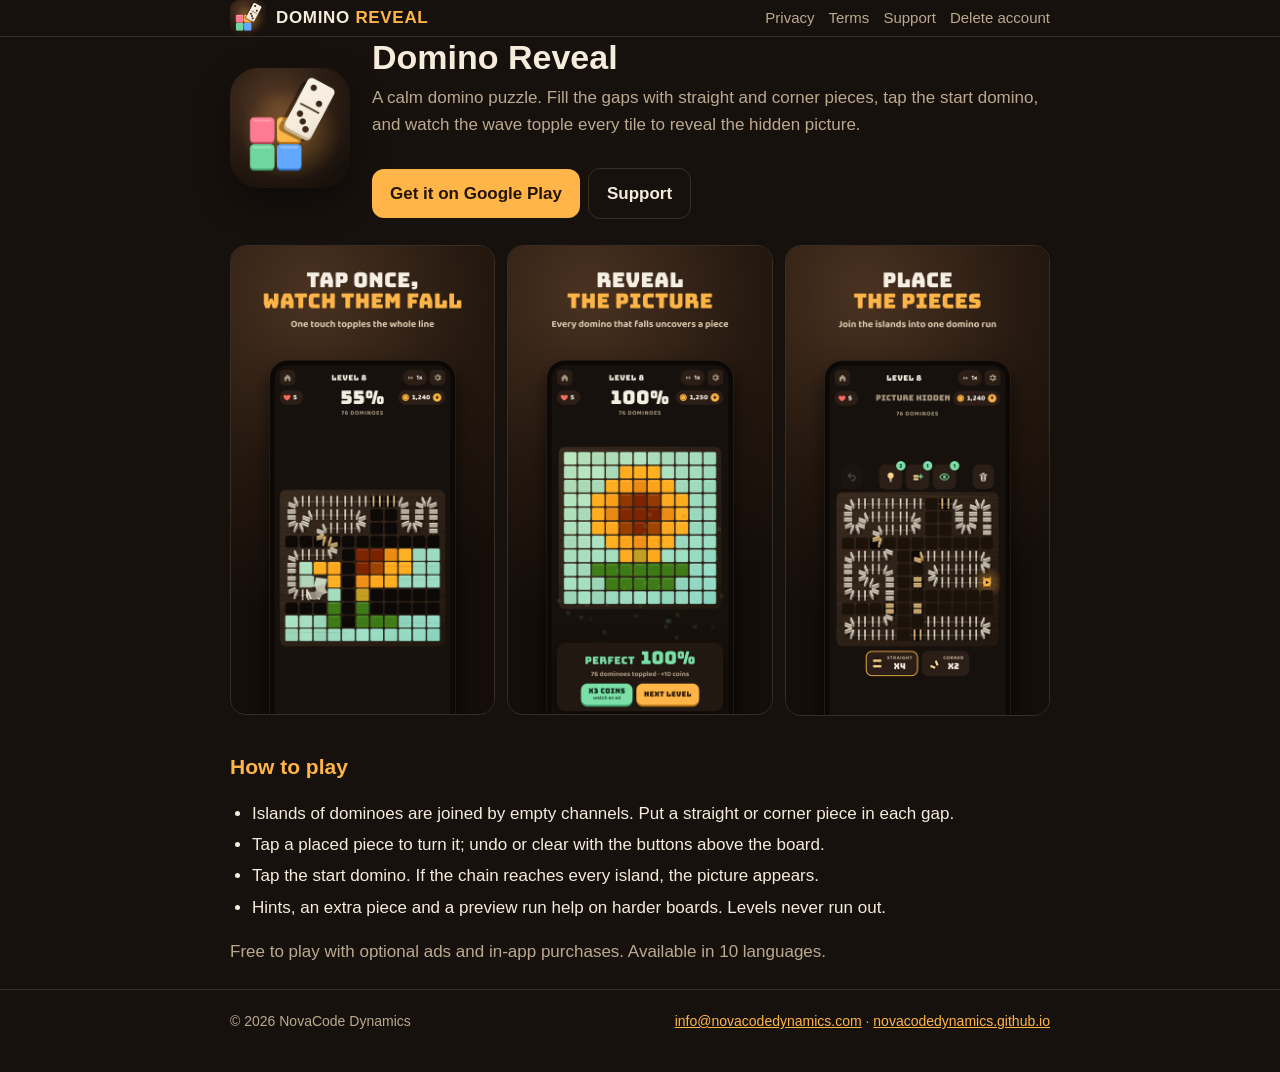
<file: dominoreveal/index.html>
<!doctype html>
<html lang="en"><head><meta charset="utf-8"><meta name="viewport" content="width=device-width,initial-scale=1">
<title>Domino Reveal — domino puzzle</title><meta name="description" content="Domino Reveal: lay the missing dominoes, start the wave and reveal the hidden picture."><meta name="theme-color" content="#17110d">
<link rel="icon" href="./assets/icon.png"><link rel="stylesheet" href="./styles.css"></head>
<body><header><nav class="wrap"><a class="brand" href="./"><img src="./assets/icon.png" alt=""><span>DOMINO <b>REVEAL</b></span></a>
<div class="links"><a href="./privacy/">Privacy</a><a href="./terms/">Terms</a><a href="./support/">Support</a><a href="./delete-account/">Delete account</a></div></nav></header>
<main class="wrap">

<section class="hero"><img src="assets/icon.png" alt="Domino Reveal app icon"><div>
<h1>Domino Reveal</h1><p class="lead">A calm domino puzzle. Fill the gaps with straight and corner pieces, tap the start domino, and watch the wave topple every tile to reveal the hidden picture.</p>
<a class="btn" href="https://play.google.com/store/apps/details?id=com.novacodedynamics.dominoreveal.game">Get it on Google Play</a><a class="btn ghost" href="support/">Support</a></div></section>
<div class="shots"><img src="assets/shot-1.png" alt="A domino wave running across the board"><img src="assets/shot-2.png" alt="A revealed picture after the wave"><img src="assets/shot-3.png" alt="Planning the pieces before the run"></div>
<h2>How to play</h2>
<ul><li>Islands of dominoes are joined by empty channels. Put a straight or corner piece in each gap.</li>
<li>Tap a placed piece to turn it; undo or clear with the buttons above the board.</li>
<li>Tap the start domino. If the chain reaches every island, the picture appears.</li>
<li>Hints, an extra piece and a preview run help on harder boards. Levels never run out.</li></ul>
<p class="lead">Free to play with optional ads and in-app purchases. Available in 10 languages.</p>

</main>
<footer><div class="wrap"><span>© 2026 NovaCode Dynamics</span><span><a href="mailto:info@novacodedynamics.com">info@novacodedynamics.com</a> · <a href="./../">novacodedynamics.github.io</a></span></div></footer>
</body></html>
</file>
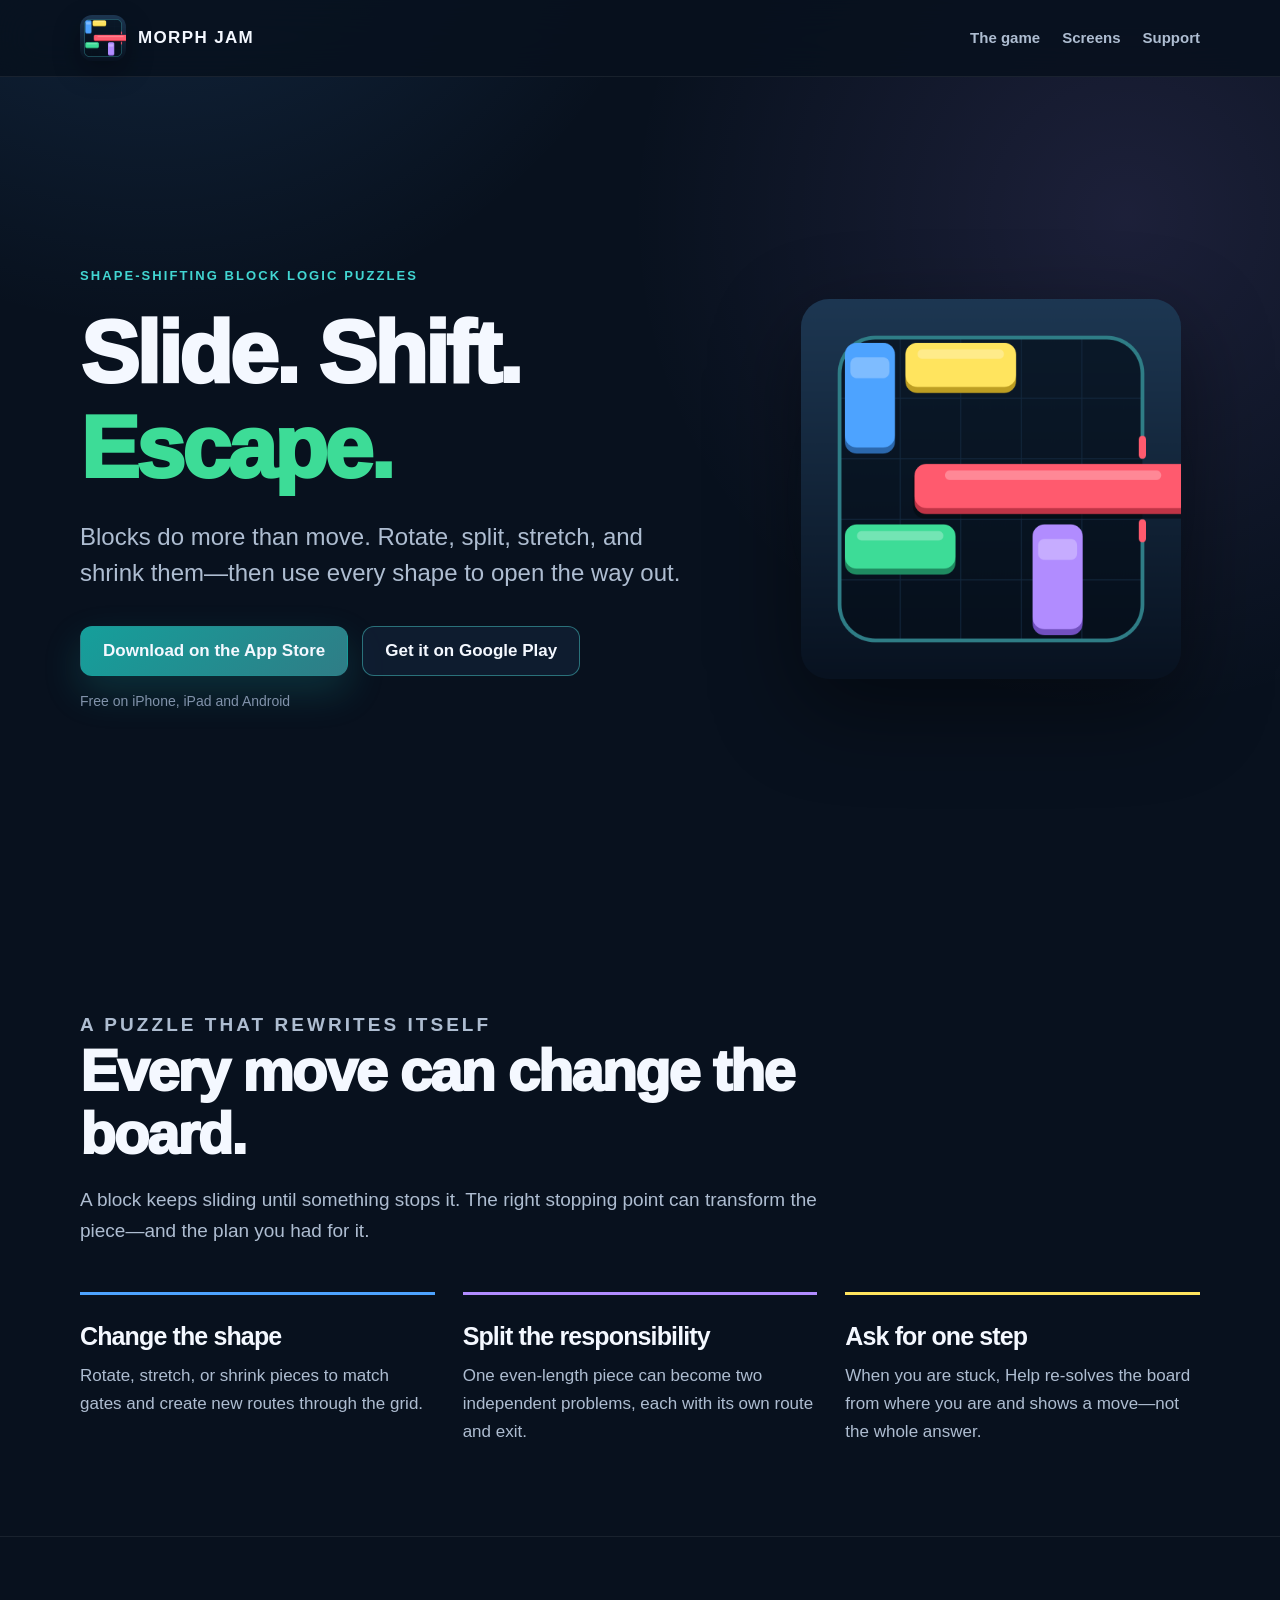
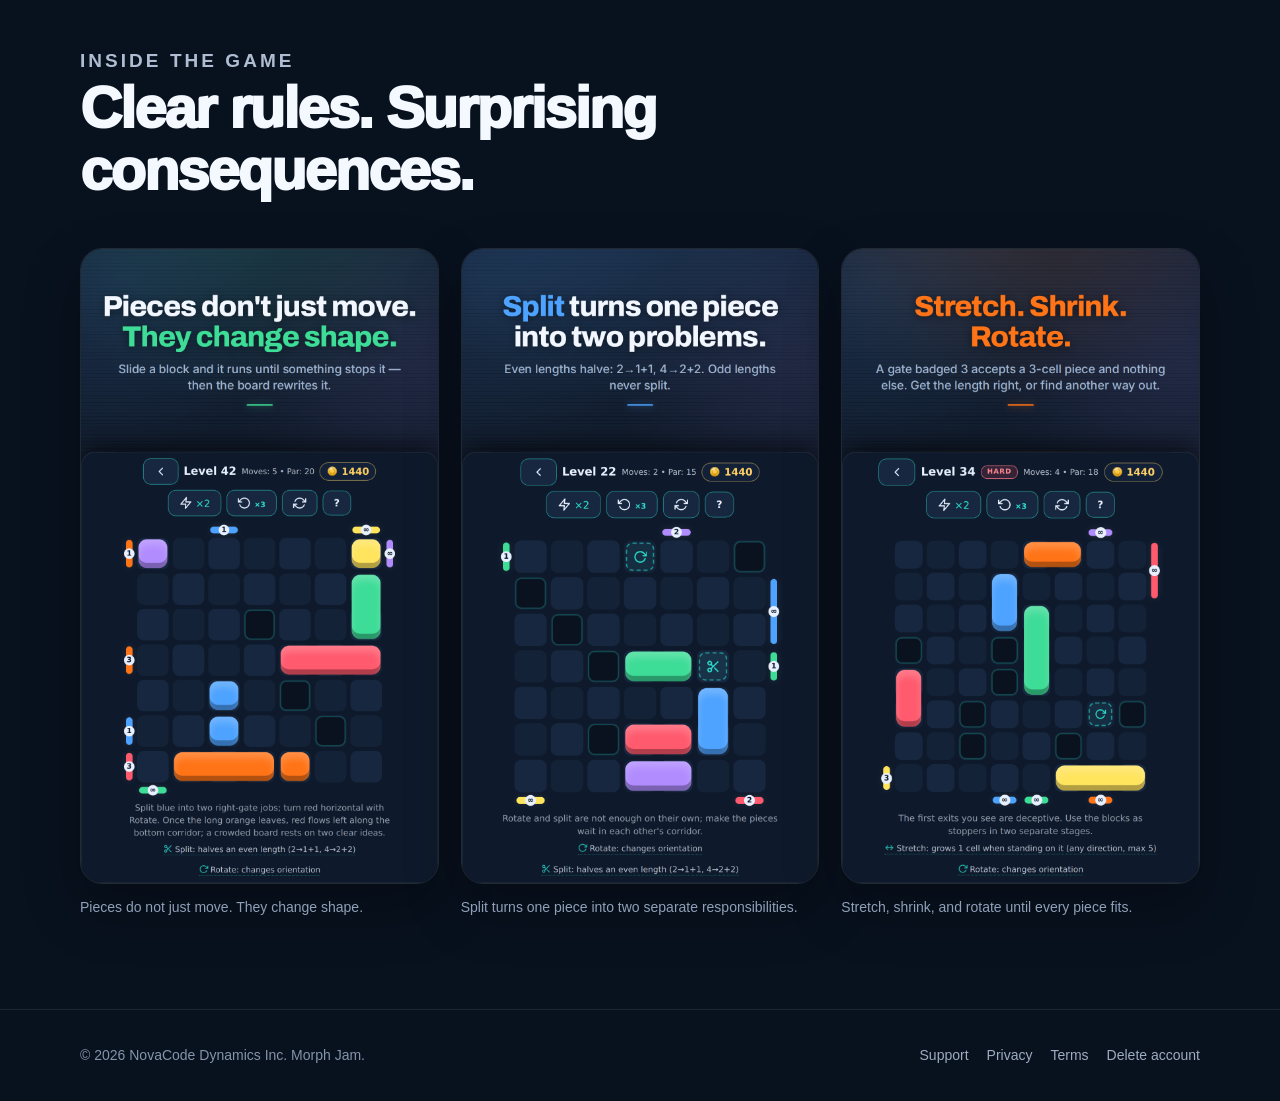
<file: morphjam/index.html>
<!doctype html>
<html lang="en">
<head>
  <meta charset="utf-8">
  <meta name="viewport" content="width=device-width, initial-scale=1">
  <title>Morph Jam — Shape-shifting block puzzles</title>
  <meta name="description" content="Slide blocks, change their shape, and guide every piece to the right gate in Morph Jam.">
  <meta name="theme-color" content="#0e1a2b">
  <meta property="og:title" content="Morph Jam">
  <meta property="og:description" content="Shape-shifting block logic puzzles.">
  <meta property="og:image" content="https://novacodedynamics.github.io/morphjam/assets/app-icon.png">
  <link rel="icon" href="assets/app-icon.png">
  <link rel="stylesheet" href="styles.css">
  <script src="i18n.js?v=20260914-downloads" defer></script>
</head>
<body data-page="home">
  <header class="site-header">
    <nav class="nav wrap" aria-label="Main navigation">
      <a class="brand" href="./"><img src="assets/app-icon.png" alt=""><span>MORPH JAM</span></a>
      <div class="nav-links">
        <a href="#game" data-i18n="nav.game">The game</a>
        <a href="#screens" data-i18n="nav.screens">Screens</a>
        <a class="keep" href="support/" data-i18n="nav.support">Support</a>
      </div>
    </nav>
  </header>

  <main>
    <section class="hero wrap">
      <div>
        <p class="eyebrow" data-i18n="home.eyebrow">Shape-shifting block logic puzzles</p>
        <h1 data-i18n-html="home.title">Slide. Shift. <span class="accent">Escape.</span></h1>
        <p class="lead" data-i18n="home.lead">Blocks do more than move. Rotate, split, stretch, and shrink them—then use every shape to open the way out.</p>
        <div class="actions">
          <a class="button primary" href="https://apps.apple.com/app/id6800953902" data-i18n="home.appStore">Download on the App Store</a>
          <a class="button" href="https://play.google.com/store/apps/details?id=com.novacodedynamics.morphjam" data-i18n="home.googlePlay">Get it on Google Play</a>
          <span class="availability" data-i18n="home.availability">Free on iPhone, iPad and Android</span>
        </div>
      </div>
      <div class="hero-art" aria-hidden="true">
        <img src="assets/app-icon.png" alt="">
      </div>
    </section>

    <section class="section" id="game">
      <div class="wrap">
        <div class="section-heading">
          <p class="eyebrow" data-i18n="home.gameEyebrow">A puzzle that rewrites itself</p>
          <h2 data-i18n="home.gameTitle">Every move can change the board.</h2>
          <p data-i18n="home.gameLead">A block keeps sliding until something stops it. The right stopping point can transform the piece—and the plan you had for it.</p>
        </div>
        <div class="feature-grid">
          <article class="feature">
            <h3 data-i18n="home.shapeTitle">Change the shape</h3>
            <p data-i18n="home.shapeBody">Rotate, stretch, or shrink pieces to match gates and create new routes through the grid.</p>
          </article>
          <article class="feature">
            <h3 data-i18n="home.splitTitle">Split the responsibility</h3>
            <p data-i18n="home.splitBody">One even-length piece can become two independent problems, each with its own route and exit.</p>
          </article>
          <article class="feature">
            <h3 data-i18n="home.stepTitle">Ask for one step</h3>
            <p data-i18n="home.stepBody">When you are stuck, Help re-solves the board from where you are and shows a move—not the whole answer.</p>
          </article>
        </div>
      </div>
    </section>

    <section class="section" id="screens">
      <div class="wrap">
        <div class="section-heading">
          <p class="eyebrow" data-i18n="home.screensEyebrow">Inside the game</p>
          <h2 data-i18n="home.screensTitle">Clear rules. Surprising consequences.</h2>
        </div>
        <div class="screens">
          <figure><img src="assets/01_hook.png" alt="Morph Jam puzzle board with colorful blocks and gates" loading="lazy"><figcaption data-i18n="home.screen1">Pieces do not just move. They change shape.</figcaption></figure>
          <figure><img src="assets/02_split.png" alt="Morph Jam level featuring the Split mechanic" loading="lazy"><figcaption data-i18n="home.screen2">Split turns one piece into two separate responsibilities.</figcaption></figure>
          <figure><img src="assets/03_morph.png" alt="Morph Jam level featuring Stretch and Rotate mechanics" loading="lazy"><figcaption data-i18n="home.screen3">Stretch, shrink, and rotate until every piece fits.</figcaption></figure>
        </div>
      </div>
    </section>
  </main>

  <footer class="site-footer">
    <div class="footer-row wrap">
      <span>© 2026 NovaCode Dynamics Inc. Morph Jam.</span>
      <div class="footer-links"><a href="support/" data-i18n="nav.support">Support</a><a href="privacy/" data-i18n="nav.privacy">Privacy</a><a href="terms/" data-i18n="nav.terms">Terms</a><a href="delete-account/" data-i18n="nav.deleteAccount">Delete account</a></div>
    </div>
  </footer>
</body>
</html>
</file>
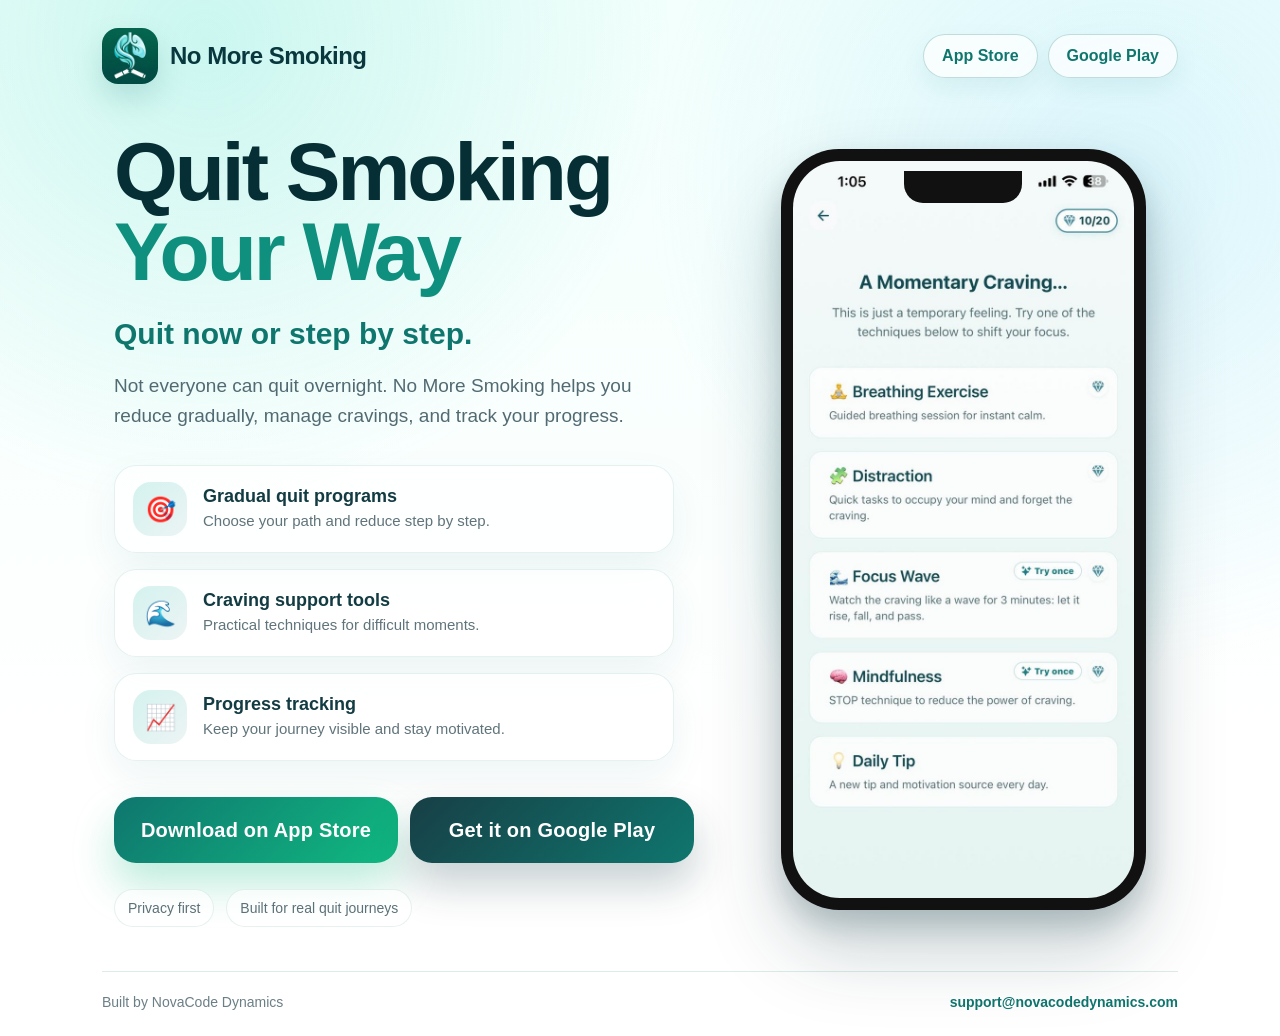
<file: nomoresmoking/index.html>
<!doctype html>
<html lang="en">
<head>
  <meta charset="utf-8" />
  <meta name="viewport" content="width=device-width, initial-scale=1" />
  <title>No More Smoking</title>
  <meta name="description" content="Sigarayı kendi yönteminle bırak — birden ya da kademeli bırakma programları, kriz anı desteği ve ilerleme takibi." />
  <meta name="theme-color" content="#0f766e" />
  <link rel="canonical" href="https://novacodedynamics.github.io/nomoresmoking/" />
  <link rel="icon" href="app-icon.png" />
  <meta property="og:title" content="No More Smoking" />
  <meta property="og:description" content="Quit now or step by step with craving support and progress tracking." />
  <meta property="og:image" content="https://novacodedynamics.github.io/nomoresmoking/app-icon.png" />
  <meta property="og:url" content="https://novacodedynamics.github.io/nomoresmoking/" />

  <style>
    * {
      box-sizing: border-box;
    }

    html, body {
      margin: 0;
      min-height: 100%;
      font-family: -apple-system, BlinkMacSystemFont, "Segoe UI", Roboto, Helvetica, Arial, sans-serif;
      color: #10383d;
      background:
        radial-gradient(circle at 16% 4%, rgba(45, 212, 191, 0.20), transparent 32%),
        radial-gradient(circle at 88% 18%, rgba(125, 211, 252, 0.22), transparent 34%),
        linear-gradient(180deg, #f2fffc 0%, #ffffff 72%);
    }

    body {
      display: flex;
      justify-content: center;
    }

    .page {
      width: min(100%, 1120px);
      min-height: 100vh;
      padding: 28px 22px 26px;
    }

    .top {
      display: flex;
      align-items: center;
      justify-content: space-between;
      gap: 14px;
      margin-bottom: 24px;
    }

    .brand {
      display: flex;
      align-items: center;
      gap: 12px;
      min-width: 0;
    }

    .icon {
      width: 56px;
      height: 56px;
      border-radius: 16px;
      box-shadow: 0 14px 30px rgba(15, 118, 110, 0.18);
      flex: 0 0 auto;
    }

    .brand-name {
      font-size: 24px;
      line-height: 1;
      font-weight: 850;
      letter-spacing: -0.5px;
      color: #08383d;
      white-space: nowrap;
    }

    .mini-button {
      display: inline-flex;
      align-items: center;
      justify-content: center;
      min-height: 44px;
      padding: 0 18px;
      border: 1px solid rgba(15, 118, 110, 0.24);
      border-radius: 999px;
      color: #0f766e;
      background: rgba(255, 255, 255, 0.72);
      text-decoration: none;
      font-weight: 850;
      white-space: nowrap;
      box-shadow: 0 10px 24px rgba(15, 118, 110, 0.08);
    }

    .top-actions {
      display: flex;
      align-items: center;
      gap: 10px;
    }

    .hero {
      display: grid;
      grid-template-columns: 1fr 430px;
      gap: 54px;
      align-items: center;
      padding: 24px 0 10px;
    }

    .copy {
      padding-left: 12px;
    }

    h1 {
      margin: 0;
      font-size: clamp(46px, 7vw, 82px);
      line-height: 0.98;
      letter-spacing: -3px;
      color: #062f35;
      font-weight: 900;
    }

    .green {
      color: #0f8f7d;
    }

    .subtitle {
      margin: 22px 0 0;
      max-width: 610px;
      font-size: clamp(20px, 3vw, 30px);
      line-height: 1.28;
      color: #0f766e;
      font-weight: 800;
    }

    .text {
      margin: 18px 0 0;
      max-width: 600px;
      font-size: 19px;
      line-height: 1.58;
      color: #526a72;
    }

    .features {
      display: grid;
      gap: 16px;
      margin: 34px 0 36px;
      max-width: 560px;
    }

    .feature {
      display: grid;
      grid-template-columns: 54px 1fr;
      gap: 16px;
      align-items: center;
      padding: 16px 18px;
      border-radius: 22px;
      border: 1px solid rgba(15, 118, 110, 0.10);
      background: rgba(255, 255, 255, 0.72);
      box-shadow: 0 16px 38px rgba(15, 118, 110, 0.07);
    }

    .feature-icon {
      width: 54px;
      height: 54px;
      border-radius: 18px;
      display: flex;
      align-items: center;
      justify-content: center;
      background: linear-gradient(135deg, rgba(20, 184, 166, 0.18), rgba(15, 118, 110, 0.08));
      font-size: 25px;
    }

    .feature-title {
      margin: 0 0 4px;
      font-size: 18px;
      font-weight: 850;
      color: #123b42;
    }

    .feature-desc {
      margin: 0;
      font-size: 15px;
      line-height: 1.38;
      color: #60747b;
    }

    .cta {
      display: inline-flex;
      align-items: center;
      justify-content: center;
      width: min(100%, 380px);
      min-height: 66px;
      padding: 0 26px;
      border-radius: 22px;
      background: linear-gradient(135deg, #0f766e, #10b981);
      color: #ffffff;
      text-decoration: none;
      font-size: 20px;
      font-weight: 900;
      letter-spacing: 0.2px;
      box-shadow: 0 22px 42px rgba(16, 185, 129, 0.28);
    }

    .store-actions {
      display: flex;
      flex-wrap: wrap;
      gap: 12px;
      max-width: 600px;
    }

    .store-actions .cta {
      width: auto;
      min-width: 250px;
      max-width: 290px;
      flex: 1 1 250px;
    }

    .cta.google-play {
      background: linear-gradient(135deg, #173f46, #0f766e);
      box-shadow: 0 22px 42px rgba(6, 47, 53, 0.22);
    }

    .desktop-cta {
      margin-top: 0;
    }

    .mobile-cta {
      display: none;
    }

    .phone-wrap {
      position: relative;
      display: flex;
      justify-content: center;
      align-items: center;
      min-height: 720px;
    }

    .glow {
      position: absolute;
      width: 420px;
      height: 520px;
      border-radius: 999px;
      background: radial-gradient(circle, rgba(20, 184, 166, 0.24), transparent 70%);
      filter: blur(8px);
      z-index: 0;
    }

    .phone {
      position: relative;
      z-index: 1;
      width: 365px;
      border-radius: 58px;
      padding: 12px;
      background: #111;
      box-shadow:
        0 38px 80px rgba(6, 47, 53, 0.22),
        0 16px 28px rgba(6, 47, 53, 0.18);
    }

    .phone::before {
      content: "";
      position: absolute;
      top: 22px;
      left: 50%;
      transform: translateX(-50%);
      width: 118px;
      height: 32px;
      border-radius: 0 0 19px 19px;
      background: #111;
      z-index: 3;
    }

    .screen {
      display: block;
      width: 100%;
      border-radius: 47px;
      background: #eaf8f5;
    }

    .trust {
      margin-top: 26px;
      display: flex;
      flex-wrap: wrap;
      gap: 12px;
      color: #5b7178;
      font-size: 14px;
    }

    .pill {
      padding: 10px 13px;
      border-radius: 999px;
      background: rgba(255,255,255,0.68);
      border: 1px solid rgba(15, 118, 110, 0.10);
    }

    .footer {
      margin-top: 34px;
      padding-top: 22px;
      border-top: 1px solid rgba(15, 118, 110, 0.14);
      display: flex;
      justify-content: space-between;
      gap: 16px;
      flex-wrap: wrap;
      color: #6b7f86;
      font-size: 14px;
    }

    .footer a {
      color: #0f766e;
      text-decoration: none;
      font-weight: 700;
    }

    @media (max-width: 900px) {
      .page {
        padding: 22px 18px 24px;
      }

      .top {
        justify-content: center;
        margin-bottom: 18px;
      }

      .brand-name {
        font-size: 20px;
      }

      .top-actions {
        display: none;
      }

      .hero {
        display: flex;
        flex-direction: column;
        gap: 22px;
        padding-top: 6px;
        text-align: center;
      }

      .copy {
        padding-left: 0;
        display: contents;
      }

      h1 {
        order: 1;
        font-size: clamp(42px, 12vw, 62px);
        letter-spacing: -2px;
      }

      .subtitle {
        order: 2;
        margin: -6px auto 0;
        max-width: 520px;
      }

      .text {
        order: 3;
        margin: 0 auto;
        max-width: 520px;
        font-size: 17px;
      }

      .features {
        order: 4;
        margin: 12px auto 10px;
        width: min(100%, 520px);
      }

      .feature {
        text-align: left;
      }

      .phone-wrap {
        order: 5;
        min-height: 0;
        padding-top: 4px;
        width: 100%;
      }

      .phone {
        width: min(86vw, 350px);
        border-radius: 54px;
      }

      .screen {
        border-radius: 43px;
      }

      .mobile-cta {
        order: 6;
        display: flex;
        flex-direction: column;
        width: min(100%, 380px);
        margin: 2px auto 0;
      }

      .mobile-cta .cta {
        width: 100%;
        max-width: none;
        flex: none;
      }

      .desktop-cta {
        display: none;
      }

      .trust {
        order: 7;
        justify-content: center;
        margin-top: 4px;
      }

      .footer {
        justify-content: center;
        text-align: center;
        margin-top: 24px;
      }
    }

    @media (max-width: 420px) {
      .icon {
        width: 48px;
        height: 48px;
        border-radius: 14px;
      }

      .brand-name {
        font-size: 18px;
      }

      .feature {
        grid-template-columns: 46px 1fr;
        padding: 14px;
      }

      .feature-icon {
        width: 46px;
        height: 46px;
        border-radius: 15px;
      }

      .cta {
        min-height: 60px;
        font-size: 18px;
      }
    }
  </style>
</head>

<body>
  <main class="page">
    <header class="top">
      <div class="brand">
        <img class="icon" src="app-icon.png" alt="No More Smoking icon" />
        <div class="brand-name" id="brandName">No More Smoking</div>
      </div>

      <div class="top-actions">
        <a class="mini-button" href="https://apps.apple.com/ca/app/no-more-smoking/id6757434482" target="_blank" rel="noopener noreferrer">
          <span id="openAppStore">App Store</span>
        </a>
        <a class="mini-button" href="https://play.google.com/store/apps/details?id=com.novacodedynamics.nomoresmoking" target="_blank" rel="noopener noreferrer">
          <span id="openGooglePlay">Google Play</span>
        </a>
      </div>
    </header>

    <section class="hero">
      <div class="copy">
        <h1 id="mainTitle">Sigarayı Bırak<br><span class="green">Kendi Yönteminle</span></h1>

        <p class="subtitle" id="subtitle">Birden ya da kademeli bırak.</p>

        <p class="text" id="description">
          Herkes bir gecede bırakamaz. No More Smoking; sigarayı adım adım azaltmana, kriz anlarını yönetmene ve ilerlemeni takip etmene yardımcı olur.
        </p>

        <div class="features">
          <div class="feature">
            <div class="feature-icon">🎯</div>
            <div>
              <p class="feature-title" id="feature1Title">Kademeli bırakma programları</p>
              <p class="feature-desc" id="feature1Desc">Kendine uygun yolu seç, adım adım azalt.</p>
            </div>
          </div>

          <div class="feature">
            <div class="feature-icon">🌊</div>
            <div>
              <p class="feature-title" id="feature2Title">Kriz anında destek araçları</p>
              <p class="feature-desc" id="feature2Desc">Zor anlarda uygulayabileceğin pratik teknikler.</p>
            </div>
          </div>

          <div class="feature">
            <div class="feature-icon">📈</div>
            <div>
              <p class="feature-title" id="feature3Title">İlerleme takibi</p>
              <p class="feature-desc" id="feature3Desc">Yolculuğunu görünür tut, motivasyonunu koru.</p>
            </div>
          </div>
        </div>

        <div class="store-actions desktop-cta">
          <a class="cta" href="https://apps.apple.com/ca/app/no-more-smoking/id6757434482" target="_blank" rel="noopener noreferrer">
            <span id="downloadAppStore">Download on App Store</span>
          </a>
          <a class="cta google-play" href="https://play.google.com/store/apps/details?id=com.novacodedynamics.nomoresmoking" target="_blank" rel="noopener noreferrer">
            <span id="downloadGooglePlay">Get it on Google Play</span>
          </a>
        </div>

        <div class="trust">
          <span class="pill" id="privacyPill">Gizlilik öncelikli</span>
          <span class="pill" id="journeyPill">Gerçek bırakma süreçleri için tasarlandı</span>
        </div>
      </div>

      <div class="phone-wrap" aria-label="App preview">
        <div class="glow"></div>
        <div class="phone">
          <img class="screen" src="craving-screen.jpg" alt="No More Smoking kriz anı destek ekranı" />
        </div>
      </div>

      <div class="store-actions mobile-cta">
        <a class="cta" href="https://apps.apple.com/ca/app/no-more-smoking/id6757434482" target="_blank" rel="noopener noreferrer">
          <span id="downloadAppStoreMobile">Download on App Store</span>
        </a>
        <a class="cta google-play" href="https://play.google.com/store/apps/details?id=com.novacodedynamics.nomoresmoking" target="_blank" rel="noopener noreferrer">
          <span id="downloadGooglePlayMobile">Get it on Google Play</span>
        </a>
      </div>
    </section>

    <footer class="footer">
      <span id="footerBuilt">NovaCode Dynamics tarafından geliştirildi</span>
      <span><a href="mailto:support@novacodedynamics.com">support@novacodedynamics.com</a></span>
    </footer>
  </main>

  <script>
    // Turkish language support
    const translations = {
      en: {
        brandName: "No More Smoking",
        openAppStore: "App Store",
        openGooglePlay: "Google Play",
        mainTitle: "Quit Smoking<br><span class=\"green\">Your Way</span>",
        subtitle: "Quit now or step by step.",
        description: "Not everyone can quit overnight. No More Smoking helps you reduce gradually, manage cravings, and track your progress.",
        feature1Title: "Gradual quit programs",
        feature1Desc: "Choose your path and reduce step by step.",
        feature2Title: "Craving support tools",
        feature2Desc: "Practical techniques for difficult moments.",
        feature3Title: "Progress tracking",
        feature3Desc: "Keep your journey visible and stay motivated.",
        downloadAppStore: "Download on App Store",
        downloadGooglePlay: "Get it on Google Play",
        privacyPill: "Privacy first",
        journeyPill: "Built for real quit journeys",
        footerBuilt: "Built by NovaCode Dynamics"
      },
      tr: {
        brandName: "No More Smoking",
        openAppStore: "App Store",
        openGooglePlay: "Google Play",
        mainTitle: "Sigarayı Bırak<br><span class=\"green\">Kendi Yönteminle</span>",
        subtitle: "Birden ya da kademeli bırak.",
        description: "Herkes bir gecede bırakamaz. No More Smoking; sigarayı adım adım azaltmana, kriz anlarını yönetmene ve ilerlemeni takip etmene yardımcı olur.",
        feature1Title: "Kademeli bırakma programları",
        feature1Desc: "Kendine uygun yolu seç, adım adım azalt.",
        feature2Title: "Kriz anında destek araçları",
        feature2Desc: "Zor anlarda uygulayabileceğin pratik teknikler.",
        feature3Title: "İlerleme takibi",
        feature3Desc: "Yolculuğunu görünür tut, motivasyonunu koru.",
        downloadAppStore: "App Store'dan İndir",
        downloadGooglePlay: "Google Play'den İndir",
        privacyPill: "Gizlilik öncelikli",
        journeyPill: "Gerçek bırakma süreçleri için tasarlandı",
        footerBuilt: "NovaCode Dynamics tarafından geliştirildi"
      }
    };

    function setLanguage() {
      const lang = navigator.language.startsWith('tr') ? 'tr' : 'en';
      const texts = translations[lang];

      document.documentElement.lang = lang;
      document.getElementById('mainTitle').innerHTML = texts.mainTitle;

      const textIds = [
        'brandName', 'openAppStore', 'openGooglePlay', 'subtitle', 'description',
        'feature1Title', 'feature1Desc', 'feature2Title', 'feature2Desc',
        'feature3Title', 'feature3Desc', 'privacyPill', 'journeyPill',
        'footerBuilt'
      ];

      textIds.forEach((id) => {
        document.getElementById(id).textContent = texts[id];
      });

      document.getElementById('downloadAppStore').textContent = texts.downloadAppStore;
      document.getElementById('downloadAppStoreMobile').textContent = texts.downloadAppStore;
      document.getElementById('downloadGooglePlay').textContent = texts.downloadGooglePlay;
      document.getElementById('downloadGooglePlayMobile').textContent = texts.downloadGooglePlay;
    }

    setLanguage();
  </script>
</body>
</html>
</file>
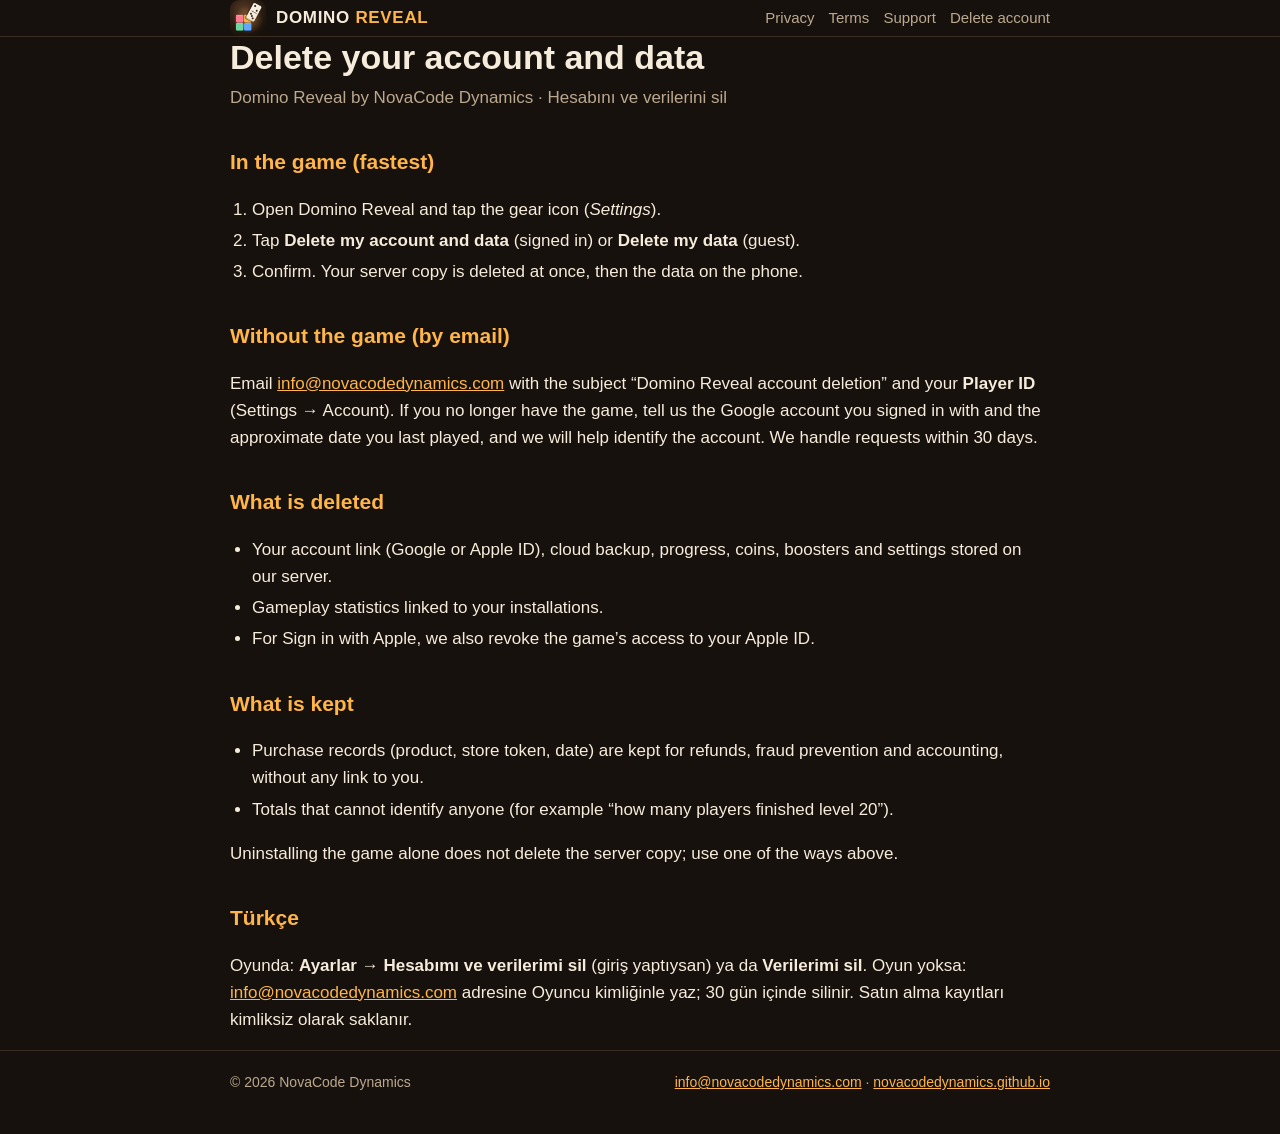
<file: dominoreveal/delete-account/index.html>
<!doctype html>
<html lang="en"><head><meta charset="utf-8"><meta name="viewport" content="width=device-width,initial-scale=1">
<title>Delete your Domino Reveal account</title><meta name="description" content="How to delete your Domino Reveal account and data."><meta name="theme-color" content="#17110d">
<link rel="icon" href="../assets/icon.png"><link rel="stylesheet" href="../styles.css"></head>
<body><header><nav class="wrap"><a class="brand" href="../"><img src="../assets/icon.png" alt=""><span>DOMINO <b>REVEAL</b></span></a>
<div class="links"><a href="../privacy/">Privacy</a><a href="../terms/">Terms</a><a href="../support/">Support</a><a href="../delete-account/">Delete account</a></div></nav></header>
<main class="wrap">

<h1>Delete your account and data</h1><p class="lead">Domino Reveal by NovaCode Dynamics · Hesabını ve verilerini sil</p>
<h2>In the game (fastest)</h2>
<ol><li>Open Domino Reveal and tap the gear icon (<em>Settings</em>).</li>
<li>Tap <strong>Delete my account and data</strong> (signed in) or <strong>Delete my data</strong> (guest).</li>
<li>Confirm. Your server copy is deleted at once, then the data on the phone.</li></ol>
<h2>Without the game (by email)</h2>
<p>Email <a href="mailto:info@novacodedynamics.com?subject=Domino%20Reveal%20account%20deletion">info@novacodedynamics.com</a> with the subject “Domino Reveal account deletion” and your <strong>Player ID</strong> (Settings → Account). If you no longer have the game, tell us the Google account you signed in with and the approximate date you last played, and we will help identify the account. We handle requests within 30 days.</p>
<h2>What is deleted</h2>
<ul><li>Your account link (Google or Apple ID), cloud backup, progress, coins, boosters and settings stored on our server.</li>
<li>Gameplay statistics linked to your installations.</li>
<li>For Sign in with Apple, we also revoke the game’s access to your Apple ID.</li></ul>
<h2>What is kept</h2>
<ul><li>Purchase records (product, store token, date) are kept for refunds, fraud prevention and accounting, without any link to you.</li>
<li>Totals that cannot identify anyone (for example “how many players finished level 20”).</li></ul>
<p>Uninstalling the game alone does not delete the server copy; use one of the ways above.</p>
<h2>Türkçe</h2>
<p>Oyunda: <strong>Ayarlar → Hesabımı ve verilerimi sil</strong> (giriş yaptıysan) ya da <strong>Verilerimi sil</strong>. Oyun yoksa: <a href="mailto:info@novacodedynamics.com?subject=Domino%20Reveal%20hesap%20silme">info@novacodedynamics.com</a> adresine Oyuncu kimliğinle yaz; 30 gün içinde silinir. Satın alma kayıtları kimliksiz olarak saklanır.</p>

</main>
<footer><div class="wrap"><span>© 2026 NovaCode Dynamics</span><span><a href="mailto:info@novacodedynamics.com">info@novacodedynamics.com</a> · <a href="../../">novacodedynamics.github.io</a></span></div></footer>
</body></html>
</file>
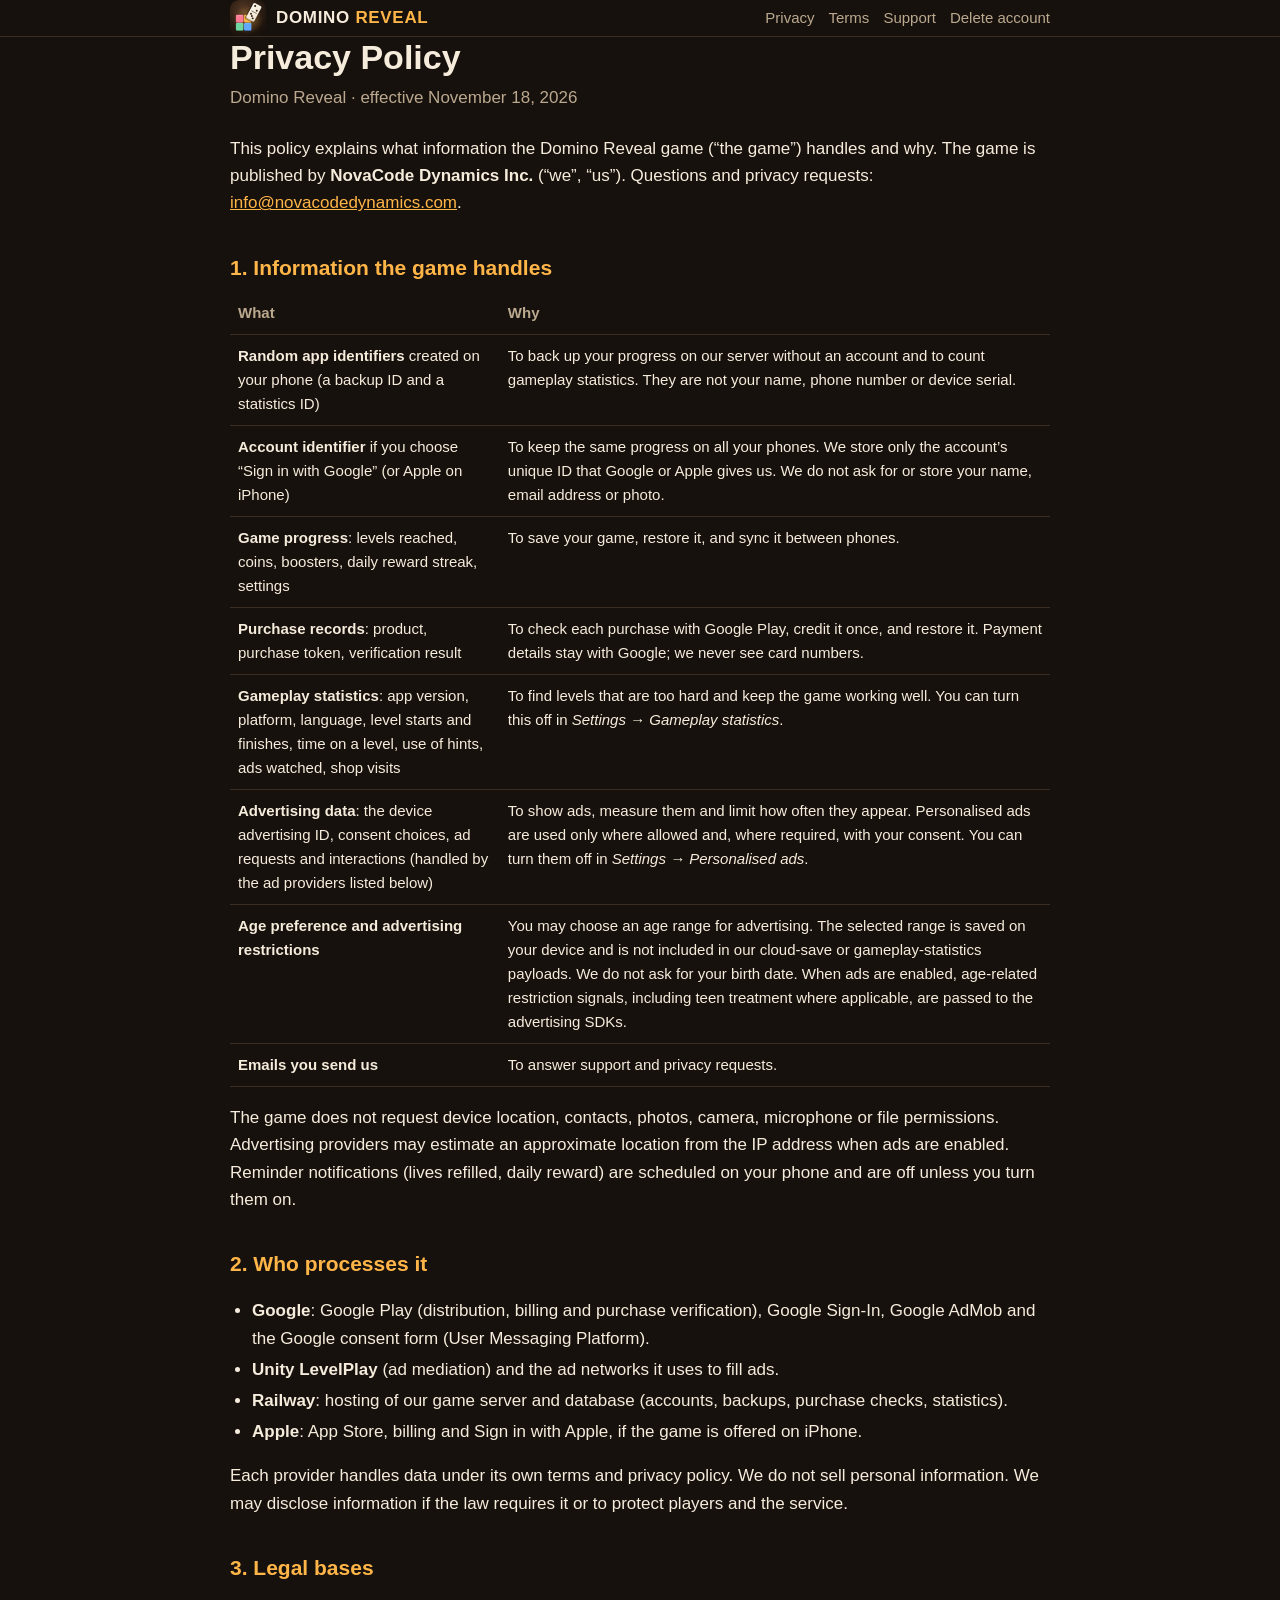
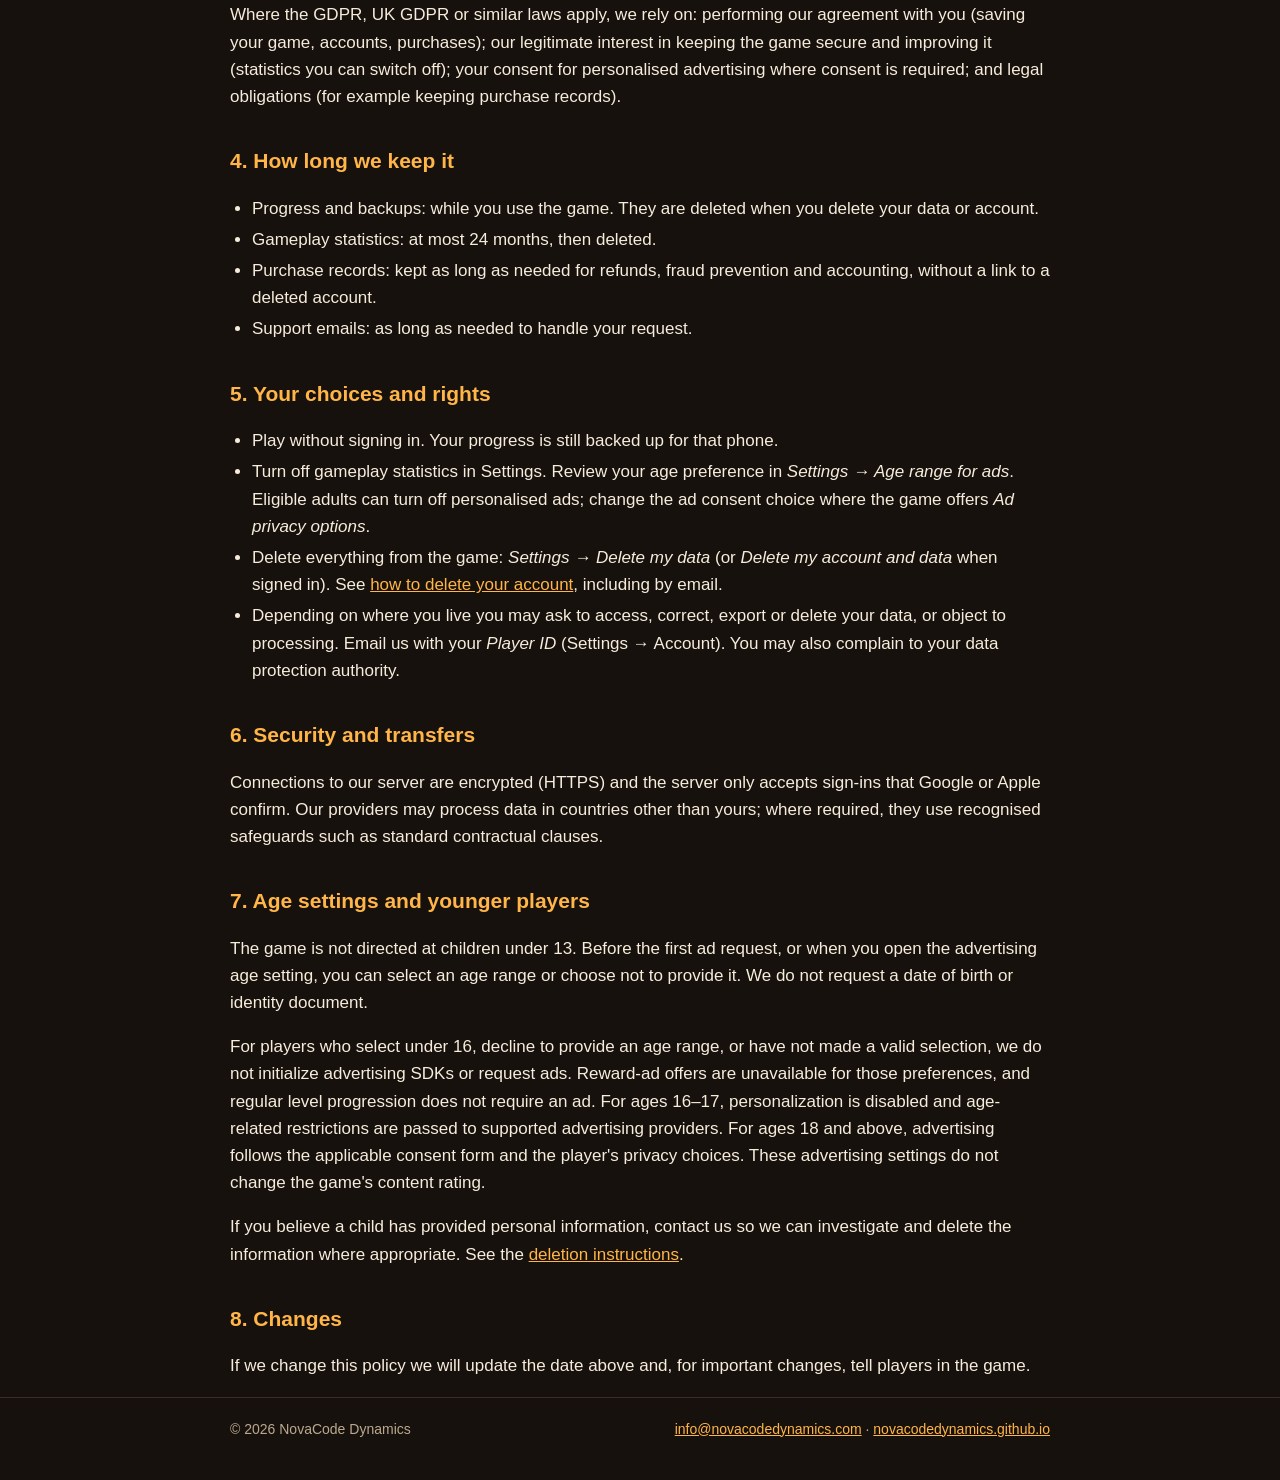
<file: dominoreveal/privacy/index.html>
<!doctype html>
<html lang="en"><head><meta charset="utf-8"><meta name="viewport" content="width=device-width,initial-scale=1">
<title>Domino Reveal Privacy Policy</title><meta name="description" content="Privacy Policy for the Domino Reveal mobile game."><meta name="theme-color" content="#17110d">
<link rel="icon" href="../assets/icon.png"><link rel="stylesheet" href="../styles.css"></head>
<body><header><nav class="wrap"><a class="brand" href="../"><img src="../assets/icon.png" alt=""><span>DOMINO <b>REVEAL</b></span></a>
<div class="links"><a href="../privacy/">Privacy</a><a href="../terms/">Terms</a><a href="../support/">Support</a><a href="../delete-account/">Delete account</a></div></nav></header>
<main class="wrap">

<h1>Privacy Policy</h1><p class="lead">Domino Reveal · effective November 18, 2026</p>
<p>This policy explains what information the Domino Reveal game (“the game”) handles and why. The game is published by <strong>NovaCode Dynamics Inc.</strong> (“we”, “us”). Questions and privacy requests: <a href="mailto:info@novacodedynamics.com?subject=Domino%20Reveal%20privacy">info@novacodedynamics.com</a>.</p>

<h2>1. Information the game handles</h2>
<table><thead><tr><th>What</th><th>Why</th></tr></thead><tbody>
<tr><td><strong>Random app identifiers</strong> created on your phone (a backup ID and a statistics ID)</td><td>To back up your progress on our server without an account and to count gameplay statistics. They are not your name, phone number or device serial.</td></tr>
<tr><td><strong>Account identifier</strong> if you choose “Sign in with Google” (or Apple on iPhone)</td><td>To keep the same progress on all your phones. We store only the account’s unique ID that Google or Apple gives us. We do not ask for or store your name, email address or photo.</td></tr>
<tr><td><strong>Game progress</strong>: levels reached, coins, boosters, daily reward streak, settings</td><td>To save your game, restore it, and sync it between phones.</td></tr>
<tr><td><strong>Purchase records</strong>: product, purchase token, verification result</td><td>To check each purchase with Google Play, credit it once, and restore it. Payment details stay with Google; we never see card numbers.</td></tr>
<tr><td><strong>Gameplay statistics</strong>: app version, platform, language, level starts and finishes, time on a level, use of hints, ads watched, shop visits</td><td>To find levels that are too hard and keep the game working well. You can turn this off in <em>Settings → Gameplay statistics</em>.</td></tr>
<tr><td><strong>Advertising data</strong>: the device advertising ID, consent choices, ad requests and interactions (handled by the ad providers listed below)</td><td>To show ads, measure them and limit how often they appear. Personalised ads are used only where allowed and, where required, with your consent. You can turn them off in <em>Settings → Personalised ads</em>.</td></tr>
<tr><td><strong>Age preference and advertising restrictions</strong></td><td>You may choose an age range for advertising. The selected range is saved on your device and is not included in our cloud-save or gameplay-statistics payloads. We do not ask for your birth date. When ads are enabled, age-related restriction signals, including teen treatment where applicable, are passed to the advertising SDKs.</td></tr>
<tr><td><strong>Emails you send us</strong></td><td>To answer support and privacy requests.</td></tr>
</tbody></table>
<p>The game does not request device location, contacts, photos, camera, microphone or file permissions. Advertising providers may estimate an approximate location from the IP address when ads are enabled. Reminder notifications (lives refilled, daily reward) are scheduled on your phone and are off unless you turn them on.</p>

<h2>2. Who processes it</h2>
<ul>
<li><strong>Google</strong>: Google Play (distribution, billing and purchase verification), Google Sign-In, Google AdMob and the Google consent form (User Messaging Platform).</li>
<li><strong>Unity LevelPlay</strong> (ad mediation) and the ad networks it uses to fill ads.</li>
<li><strong>Railway</strong>: hosting of our game server and database (accounts, backups, purchase checks, statistics).</li>
<li><strong>Apple</strong>: App Store, billing and Sign in with Apple, if the game is offered on iPhone.</li>
</ul>
<p>Each provider handles data under its own terms and privacy policy. We do not sell personal information. We may disclose information if the law requires it or to protect players and the service.</p>

<h2>3. Legal bases</h2>
<p>Where the GDPR, UK GDPR or similar laws apply, we rely on: performing our agreement with you (saving your game, accounts, purchases); our legitimate interest in keeping the game secure and improving it (statistics you can switch off); your consent for personalised advertising where consent is required; and legal obligations (for example keeping purchase records).</p>

<h2>4. How long we keep it</h2>
<ul><li>Progress and backups: while you use the game. They are deleted when you delete your data or account.</li>
<li>Gameplay statistics: at most 24 months, then deleted.</li>
<li>Purchase records: kept as long as needed for refunds, fraud prevention and accounting, without a link to a deleted account.</li>
<li>Support emails: as long as needed to handle your request.</li></ul>

<h2>5. Your choices and rights</h2>
<ul><li>Play without signing in. Your progress is still backed up for that phone.</li>
<li>Turn off gameplay statistics in Settings. Review your age preference in <em>Settings → Age range for ads</em>. Eligible adults can turn off personalised ads; change the ad consent choice where the game offers <em>Ad privacy options</em>.</li>
<li>Delete everything from the game: <em>Settings → Delete my data</em> (or <em>Delete my account and data</em> when signed in). See <a href="../delete-account/">how to delete your account</a>, including by email.</li>
<li>Depending on where you live you may ask to access, correct, export or delete your data, or object to processing. Email us with your <em>Player ID</em> (Settings → Account). You may also complain to your data protection authority.</li></ul>

<h2>6. Security and transfers</h2>
<p>Connections to our server are encrypted (HTTPS) and the server only accepts sign-ins that Google or Apple confirm. Our providers may process data in countries other than yours; where required, they use recognised safeguards such as standard contractual clauses.</p>

<h2>7. Age settings and younger players</h2>
<p>The game is not directed at children under 13. Before the first ad request, or when you open the advertising age setting, you can select an age range or choose not to provide it. We do not request a date of birth or identity document.</p>
<p>For players who select under 16, decline to provide an age range, or have not made a valid selection, we do not initialize advertising SDKs or request ads. Reward-ad offers are unavailable for those preferences, and regular level progression does not require an ad. For ages 16–17, personalization is disabled and age-related restrictions are passed to supported advertising providers. For ages 18 and above, advertising follows the applicable consent form and the player's privacy choices. These advertising settings do not change the game's content rating.</p>
<p>If you believe a child has provided personal information, contact us so we can investigate and delete the information where appropriate. See the <a href="../delete-account/">deletion instructions</a>.</p>

<h2>8. Changes</h2>
<p>If we change this policy we will update the date above and, for important changes, tell players in the game.</p>

</main>
<footer><div class="wrap"><span>© 2026 NovaCode Dynamics</span><span><a href="mailto:info@novacodedynamics.com">info@novacodedynamics.com</a> · <a href="../../">novacodedynamics.github.io</a></span></div></footer>
</body></html>
</file>
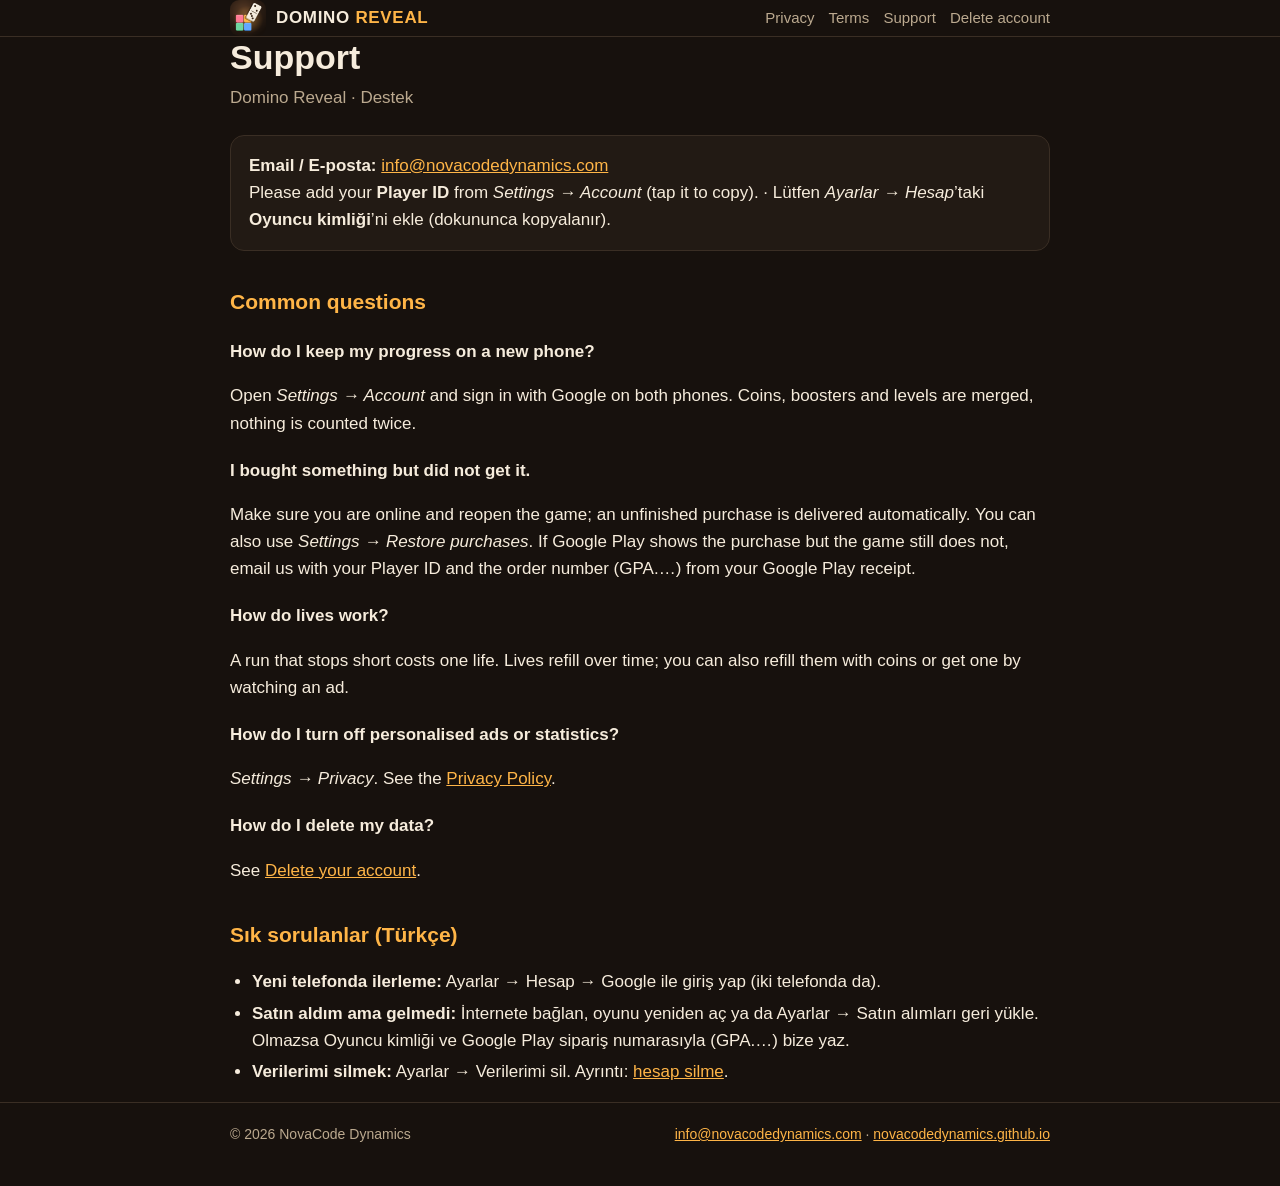
<file: dominoreveal/support/index.html>
<!doctype html>
<html lang="en"><head><meta charset="utf-8"><meta name="viewport" content="width=device-width,initial-scale=1">
<title>Domino Reveal Support</title><meta name="description" content="Help and contact for the Domino Reveal mobile game."><meta name="theme-color" content="#17110d">
<link rel="icon" href="../assets/icon.png"><link rel="stylesheet" href="../styles.css"></head>
<body><header><nav class="wrap"><a class="brand" href="../"><img src="../assets/icon.png" alt=""><span>DOMINO <b>REVEAL</b></span></a>
<div class="links"><a href="../privacy/">Privacy</a><a href="../terms/">Terms</a><a href="../support/">Support</a><a href="../delete-account/">Delete account</a></div></nav></header>
<main class="wrap">

<h1>Support</h1><p class="lead">Domino Reveal · Destek</p>
<div class="box"><strong>Email / E-posta:</strong> <a href="mailto:info@novacodedynamics.com?subject=Domino%20Reveal%20support">info@novacodedynamics.com</a><br>
Please add your <strong>Player ID</strong> from <em>Settings → Account</em> (tap it to copy). · Lütfen <em>Ayarlar → Hesap</em>’taki <strong>Oyuncu kimliği</strong>’ni ekle (dokununca kopyalanır).</div>
<h2>Common questions</h2>
<h3>How do I keep my progress on a new phone?</h3>
<p>Open <em>Settings → Account</em> and sign in with Google on both phones. Coins, boosters and levels are merged, nothing is counted twice.</p>
<h3>I bought something but did not get it.</h3>
<p>Make sure you are online and reopen the game; an unfinished purchase is delivered automatically. You can also use <em>Settings → Restore purchases</em>. If Google Play shows the purchase but the game still does not, email us with your Player ID and the order number (GPA.…) from your Google Play receipt.</p>
<h3>How do lives work?</h3>
<p>A run that stops short costs one life. Lives refill over time; you can also refill them with coins or get one by watching an ad.</p>
<h3>How do I turn off personalised ads or statistics?</h3>
<p><em>Settings → Privacy</em>. See the <a href="../privacy/">Privacy Policy</a>.</p>
<h3>How do I delete my data?</h3>
<p>See <a href="../delete-account/">Delete your account</a>.</p>
<h2>Sık sorulanlar (Türkçe)</h2>
<ul><li><strong>Yeni telefonda ilerleme:</strong> Ayarlar → Hesap → Google ile giriş yap (iki telefonda da).</li>
<li><strong>Satın aldım ama gelmedi:</strong> İnternete bağlan, oyunu yeniden aç ya da Ayarlar → Satın alımları geri yükle. Olmazsa Oyuncu kimliği ve Google Play sipariş numarasıyla (GPA.…) bize yaz.</li>
<li><strong>Verilerimi silmek:</strong> Ayarlar → Verilerimi sil. Ayrıntı: <a href="../delete-account/">hesap silme</a>.</li></ul>

</main>
<footer><div class="wrap"><span>© 2026 NovaCode Dynamics</span><span><a href="mailto:info@novacodedynamics.com">info@novacodedynamics.com</a> · <a href="../../">novacodedynamics.github.io</a></span></div></footer>
</body></html>
</file>
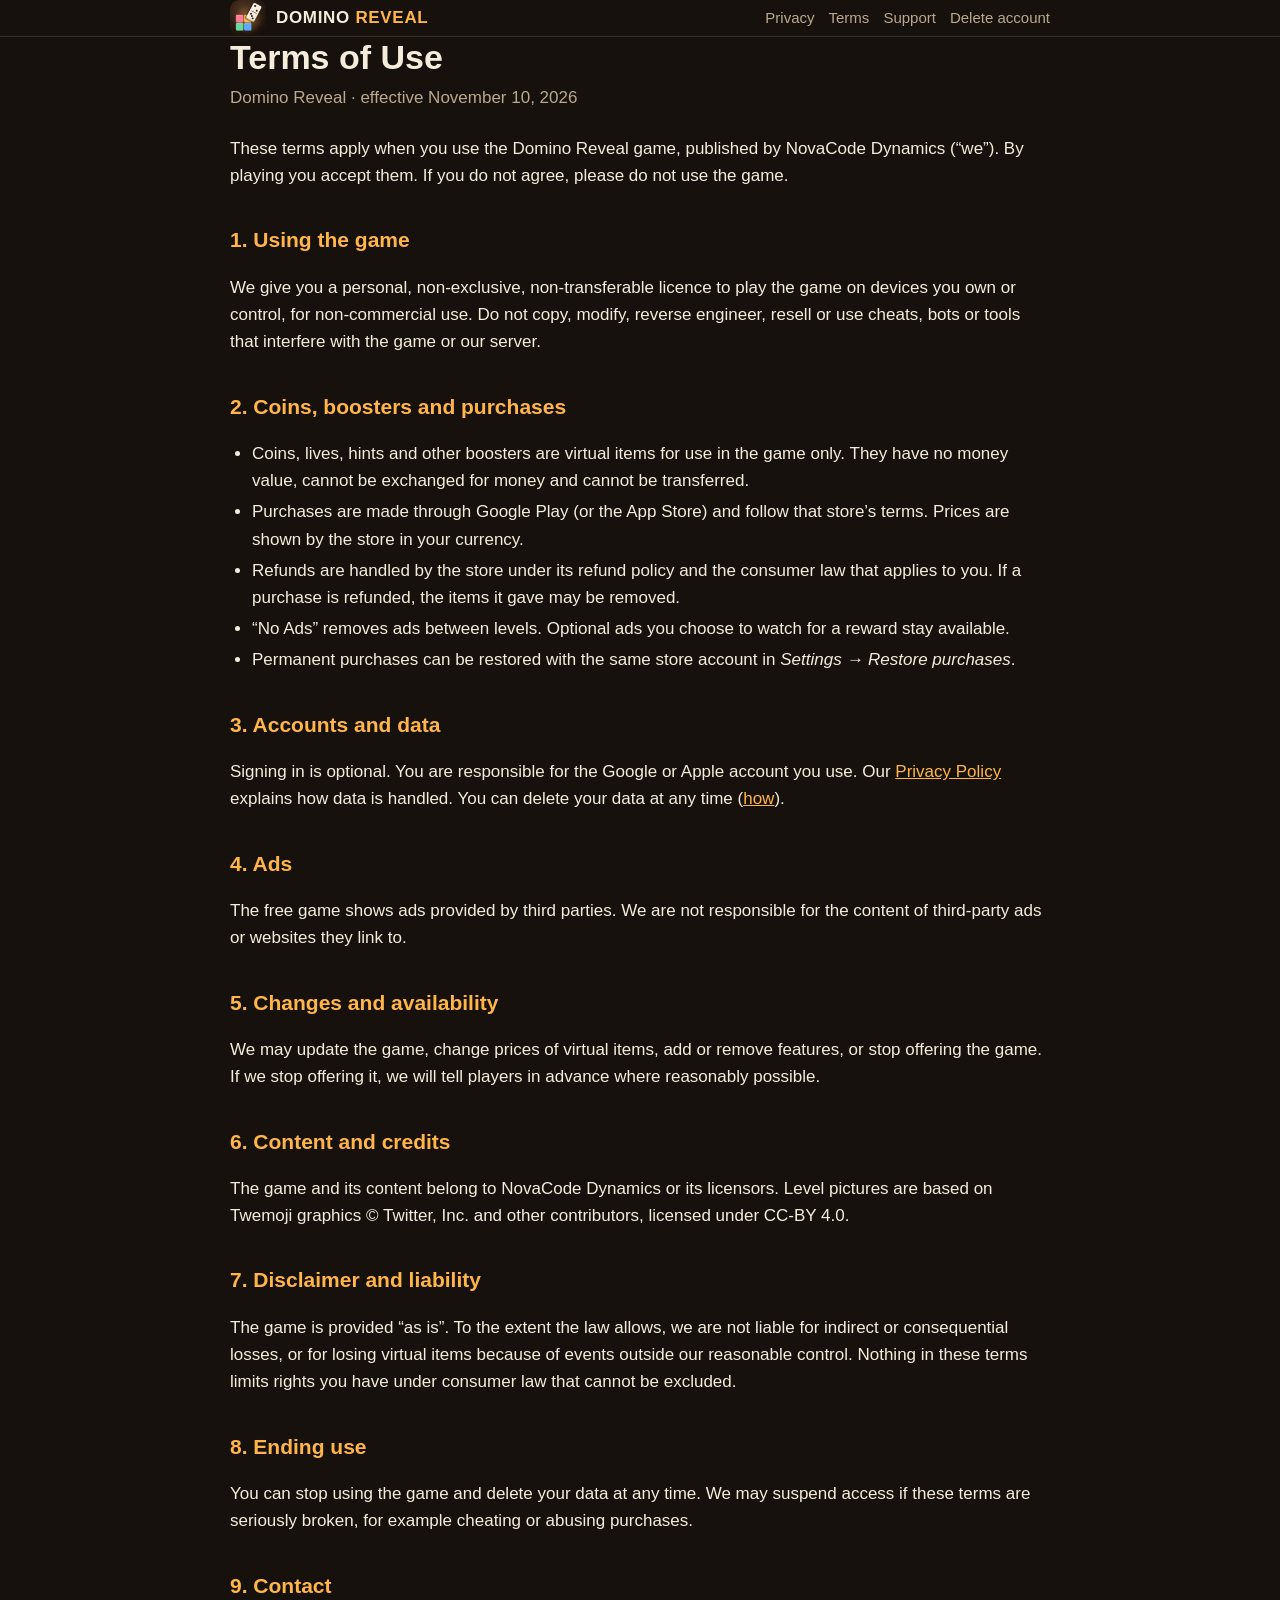
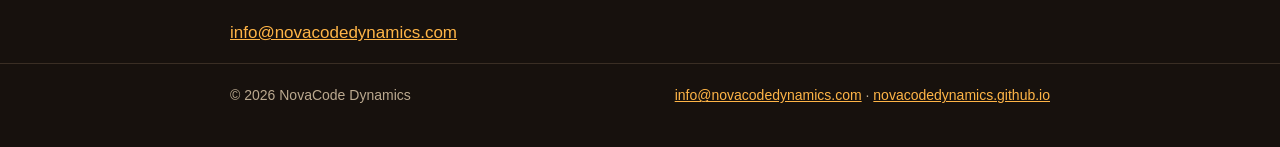
<file: dominoreveal/terms/index.html>
<!doctype html>
<html lang="en"><head><meta charset="utf-8"><meta name="viewport" content="width=device-width,initial-scale=1">
<title>Domino Reveal Terms of Use</title><meta name="description" content="Terms of Use for the Domino Reveal mobile game."><meta name="theme-color" content="#17110d">
<link rel="icon" href="../assets/icon.png"><link rel="stylesheet" href="../styles.css"></head>
<body><header><nav class="wrap"><a class="brand" href="../"><img src="../assets/icon.png" alt=""><span>DOMINO <b>REVEAL</b></span></a>
<div class="links"><a href="../privacy/">Privacy</a><a href="../terms/">Terms</a><a href="../support/">Support</a><a href="../delete-account/">Delete account</a></div></nav></header>
<main class="wrap">

<h1>Terms of Use</h1><p class="lead">Domino Reveal · effective November 10, 2026</p>
<p>These terms apply when you use the Domino Reveal game, published by NovaCode Dynamics (“we”). By playing you accept them. If you do not agree, please do not use the game.</p>
<h2>1. Using the game</h2>
<p>We give you a personal, non-exclusive, non-transferable licence to play the game on devices you own or control, for non-commercial use. Do not copy, modify, reverse engineer, resell or use cheats, bots or tools that interfere with the game or our server.</p>
<h2>2. Coins, boosters and purchases</h2>
<ul><li>Coins, lives, hints and other boosters are virtual items for use in the game only. They have no money value, cannot be exchanged for money and cannot be transferred.</li>
<li>Purchases are made through Google Play (or the App Store) and follow that store’s terms. Prices are shown by the store in your currency.</li>
<li>Refunds are handled by the store under its refund policy and the consumer law that applies to you. If a purchase is refunded, the items it gave may be removed.</li>
<li>“No Ads” removes ads between levels. Optional ads you choose to watch for a reward stay available.</li>
<li>Permanent purchases can be restored with the same store account in <em>Settings → Restore purchases</em>.</li></ul>
<h2>3. Accounts and data</h2>
<p>Signing in is optional. You are responsible for the Google or Apple account you use. Our <a href="../privacy/">Privacy Policy</a> explains how data is handled. You can delete your data at any time (<a href="../delete-account/">how</a>).</p>
<h2>4. Ads</h2>
<p>The free game shows ads provided by third parties. We are not responsible for the content of third-party ads or websites they link to.</p>
<h2>5. Changes and availability</h2>
<p>We may update the game, change prices of virtual items, add or remove features, or stop offering the game. If we stop offering it, we will tell players in advance where reasonably possible.</p>
<h2>6. Content and credits</h2>
<p>The game and its content belong to NovaCode Dynamics or its licensors. Level pictures are based on Twemoji graphics © Twitter, Inc. and other contributors, licensed under CC-BY 4.0.</p>
<h2>7. Disclaimer and liability</h2>
<p>The game is provided “as is”. To the extent the law allows, we are not liable for indirect or consequential losses, or for losing virtual items because of events outside our reasonable control. Nothing in these terms limits rights you have under consumer law that cannot be excluded.</p>
<h2>8. Ending use</h2>
<p>You can stop using the game and delete your data at any time. We may suspend access if these terms are seriously broken, for example cheating or abusing purchases.</p>
<h2>9. Contact</h2>
<p><a href="mailto:info@novacodedynamics.com?subject=Domino%20Reveal">info@novacodedynamics.com</a></p>

</main>
<footer><div class="wrap"><span>© 2026 NovaCode Dynamics</span><span><a href="mailto:info@novacodedynamics.com">info@novacodedynamics.com</a> · <a href="../../">novacodedynamics.github.io</a></span></div></footer>
</body></html>
</file>
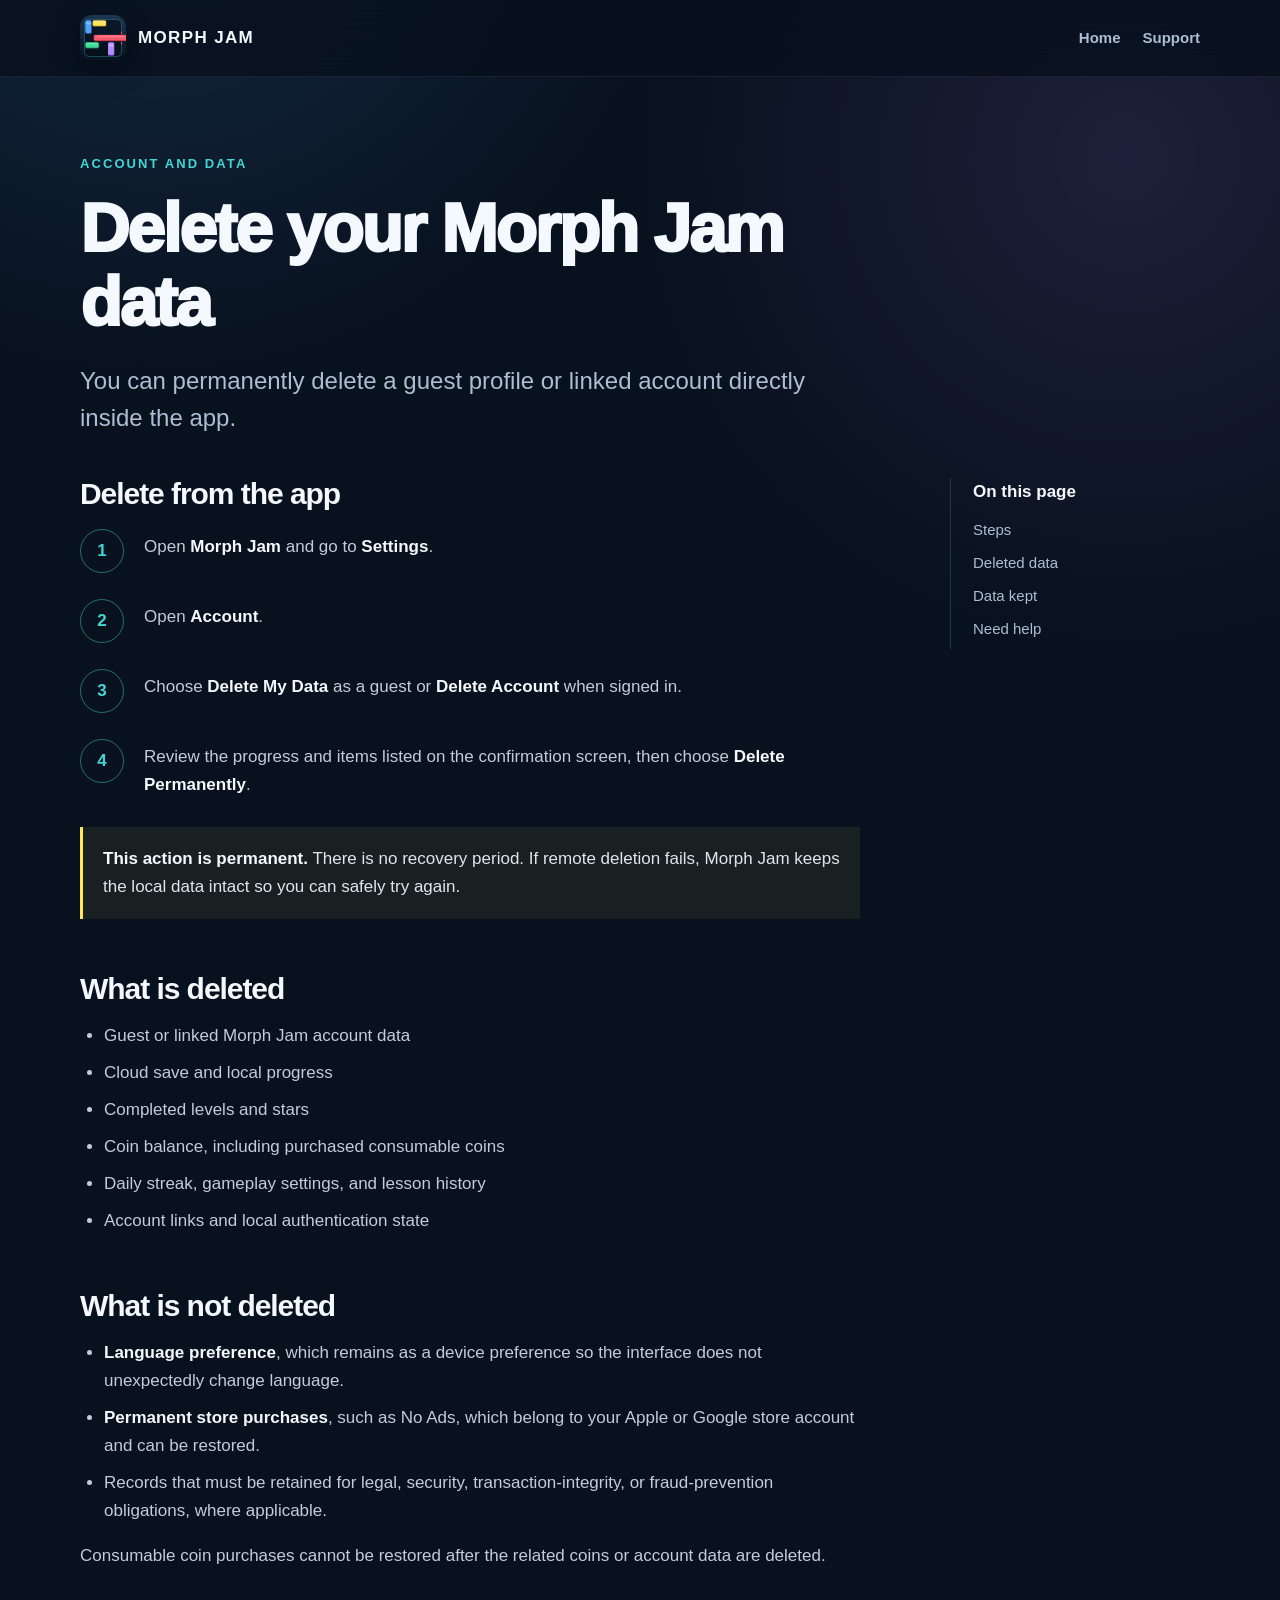
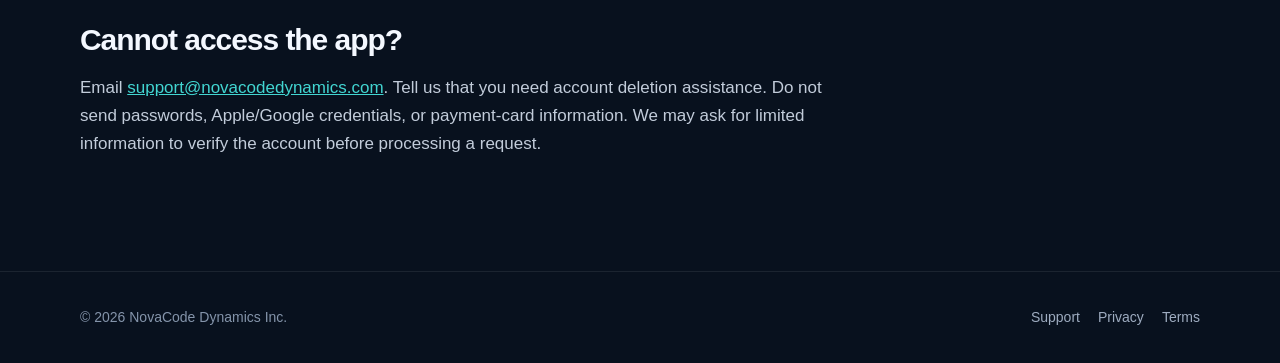
<file: morphjam/delete-account/index.html>
<!doctype html>
<html lang="en">
<head>
  <meta charset="utf-8">
  <meta name="viewport" content="width=device-width, initial-scale=1">
  <title>Delete Your Morph Jam Account</title>
  <meta name="description" content="How to permanently delete your Morph Jam guest data or linked account.">
  <meta name="theme-color" content="#0e1a2b">
  <link rel="icon" href="../assets/app-icon.png">
  <link rel="stylesheet" href="../styles.css">
  <script src="../i18n.js" defer></script>
</head>
<body data-page="deleteAccount">
  <header class="site-header"><nav class="nav wrap" aria-label="Main navigation"><a class="brand" href="../"><img src="../assets/app-icon.png" alt=""><span>MORPH JAM</span></a><div class="nav-links"><a class="keep" href="../" data-i18n="nav.home">Home</a><a href="../support/" data-i18n="nav.support">Support</a></div></nav></header>
  <main class="wrap">
    <section class="page-hero"><p class="eyebrow" data-i18n="deleteAccount.eyebrow">Account and data</p><h1 data-i18n="deleteAccount.title">Delete your Morph Jam data</h1><p class="lead" data-i18n="deleteAccount.lead">You can permanently delete a guest profile or linked account directly inside the app.</p></section>
    <div class="content-grid">
      <article class="prose">
        <h2 id="steps" data-i18n="deleteAccount.stepsTitle">Delete from the app</h2>
        <ol class="step-list" data-i18n-html="deleteAccount.stepsBody"><li>Open <strong>Morph Jam</strong> and go to <strong>Settings</strong>.</li><li>Open <strong>Account</strong>.</li><li>Choose <strong>Delete My Data</strong> as a guest or <strong>Delete Account</strong> when signed in.</li><li>Review the progress and items listed on the confirmation screen, then choose <strong>Delete Permanently</strong>.</li></ol>
        <div class="notice" data-i18n-html="deleteAccount.notice"><strong>This action is permanent.</strong> There is no recovery period. If remote deletion fails, Morph Jam keeps the local data intact so you can safely try again.</div>

        <h2 id="deleted" data-i18n="deleteAccount.deletedTitle">What is deleted</h2>
        <div data-i18n-html="deleteAccount.deletedBody"><ul><li>Guest or linked Morph Jam account data</li><li>Cloud save and local progress</li><li>Completed levels and stars</li><li>Coin balance, including purchased consumable coins</li><li>Daily streak, gameplay settings, and lesson history</li><li>Account links and local authentication state</li></ul></div>

        <h2 id="kept" data-i18n="deleteAccount.keptTitle">What is not deleted</h2>
        <div data-i18n-html="deleteAccount.keptBody"><ul><li><strong>Language preference</strong>, which remains as a device preference so the interface does not unexpectedly change language.</li><li><strong>Permanent store purchases</strong>, such as No Ads, which belong to your Apple or Google store account and can be restored.</li><li>Records that must be retained for legal, security, transaction-integrity, or fraud-prevention obligations, where applicable.</li></ul>
        <p>Consumable coin purchases cannot be restored after the related coins or account data are deleted.</p></div>

        <h2 id="help" data-i18n="deleteAccount.helpTitle">Cannot access the app?</h2>
        <p data-i18n-html="deleteAccount.helpBody">Email <a href="mailto:support@novacodedynamics.com?subject=Morph%20Jam%20Account%20Deletion">support@novacodedynamics.com</a>. Tell us that you need account deletion assistance. Do not send passwords, Apple/Google credentials, or payment-card information. We may ask for limited information to verify the account before processing a request.</p>
      </article>
      <aside class="side-nav" aria-label="On this page" data-i18n-html="deleteAccount.sideNav"><strong>On this page</strong><a href="#steps">Steps</a><a href="#deleted">Deleted data</a><a href="#kept">Data kept</a><a href="#help">Need help</a></aside>
    </div>
  </main>
  <footer class="site-footer"><div class="footer-row wrap"><span>© 2026 NovaCode Dynamics Inc.</span><div class="footer-links"><a href="../support/" data-i18n="nav.support">Support</a><a href="../privacy/" data-i18n="nav.privacy">Privacy</a><a href="../terms/" data-i18n="nav.terms">Terms</a></div></div></footer>
</body>
</html>
</file>
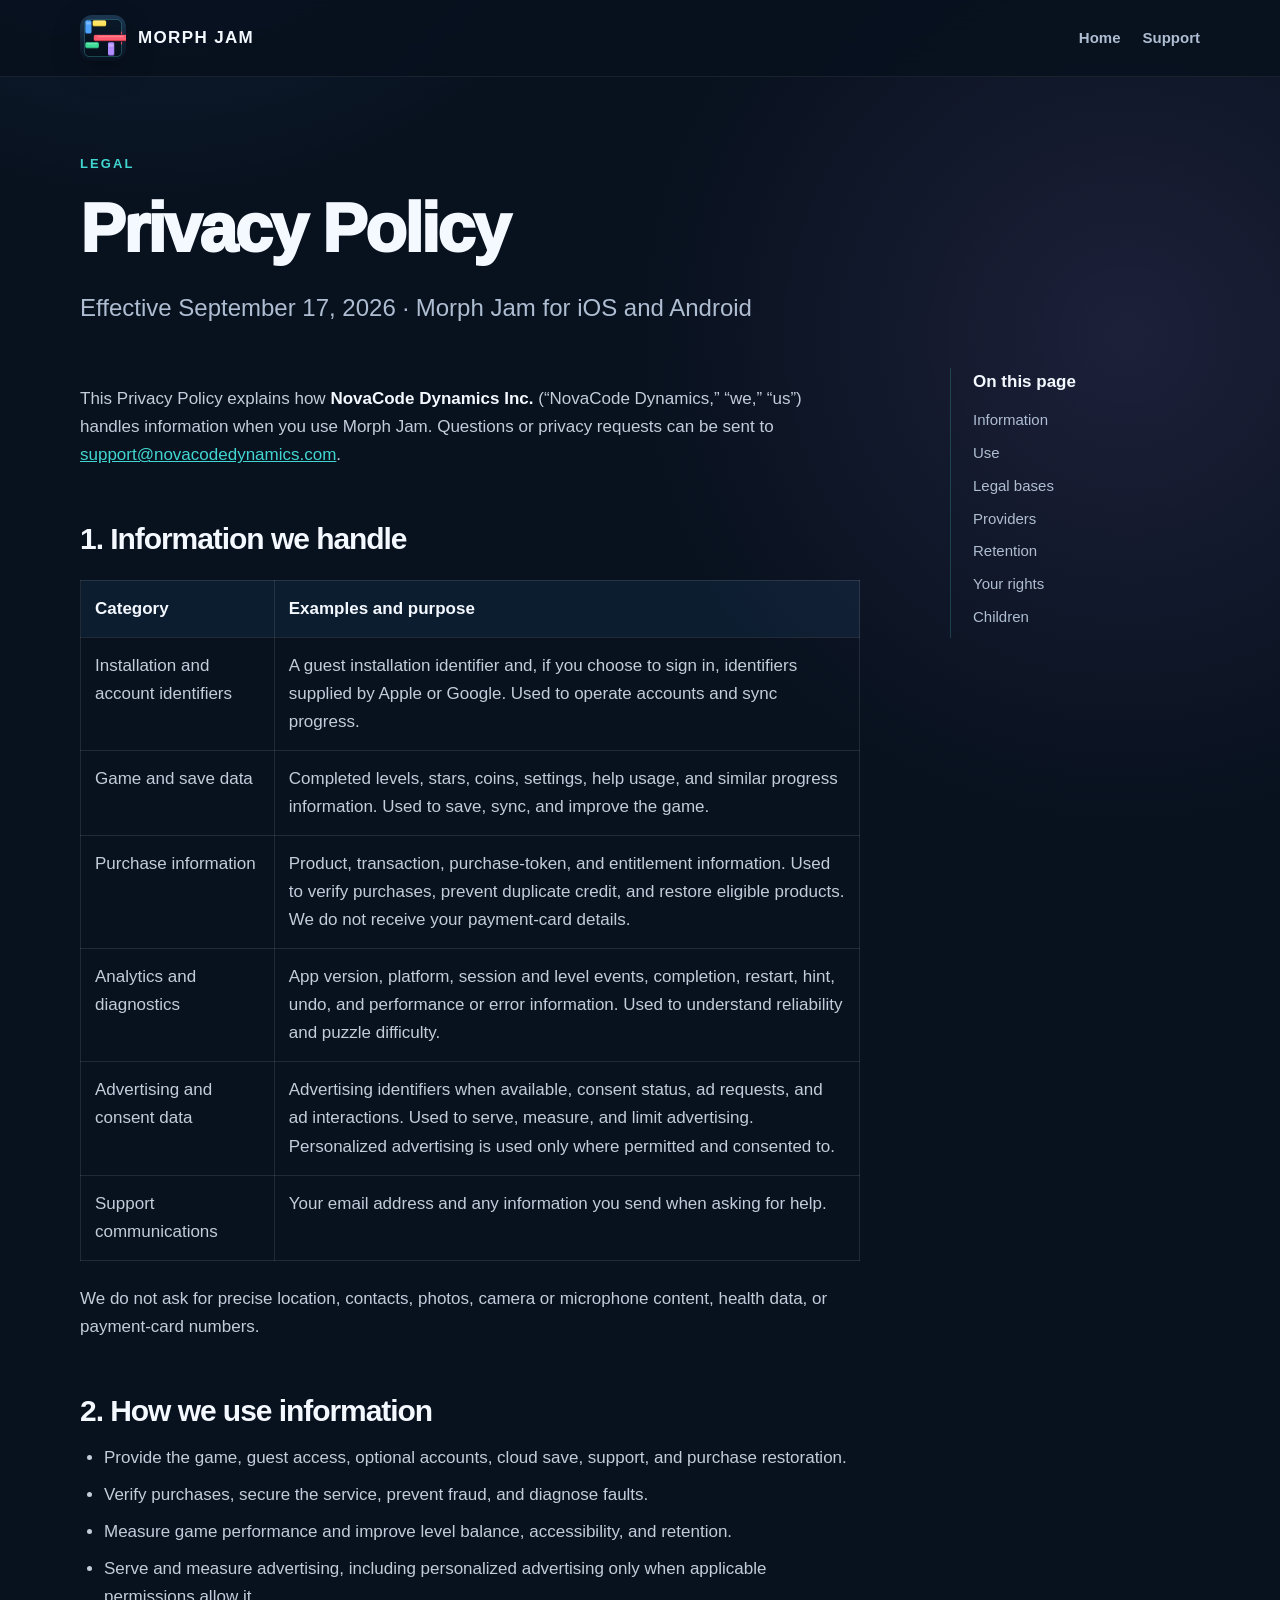
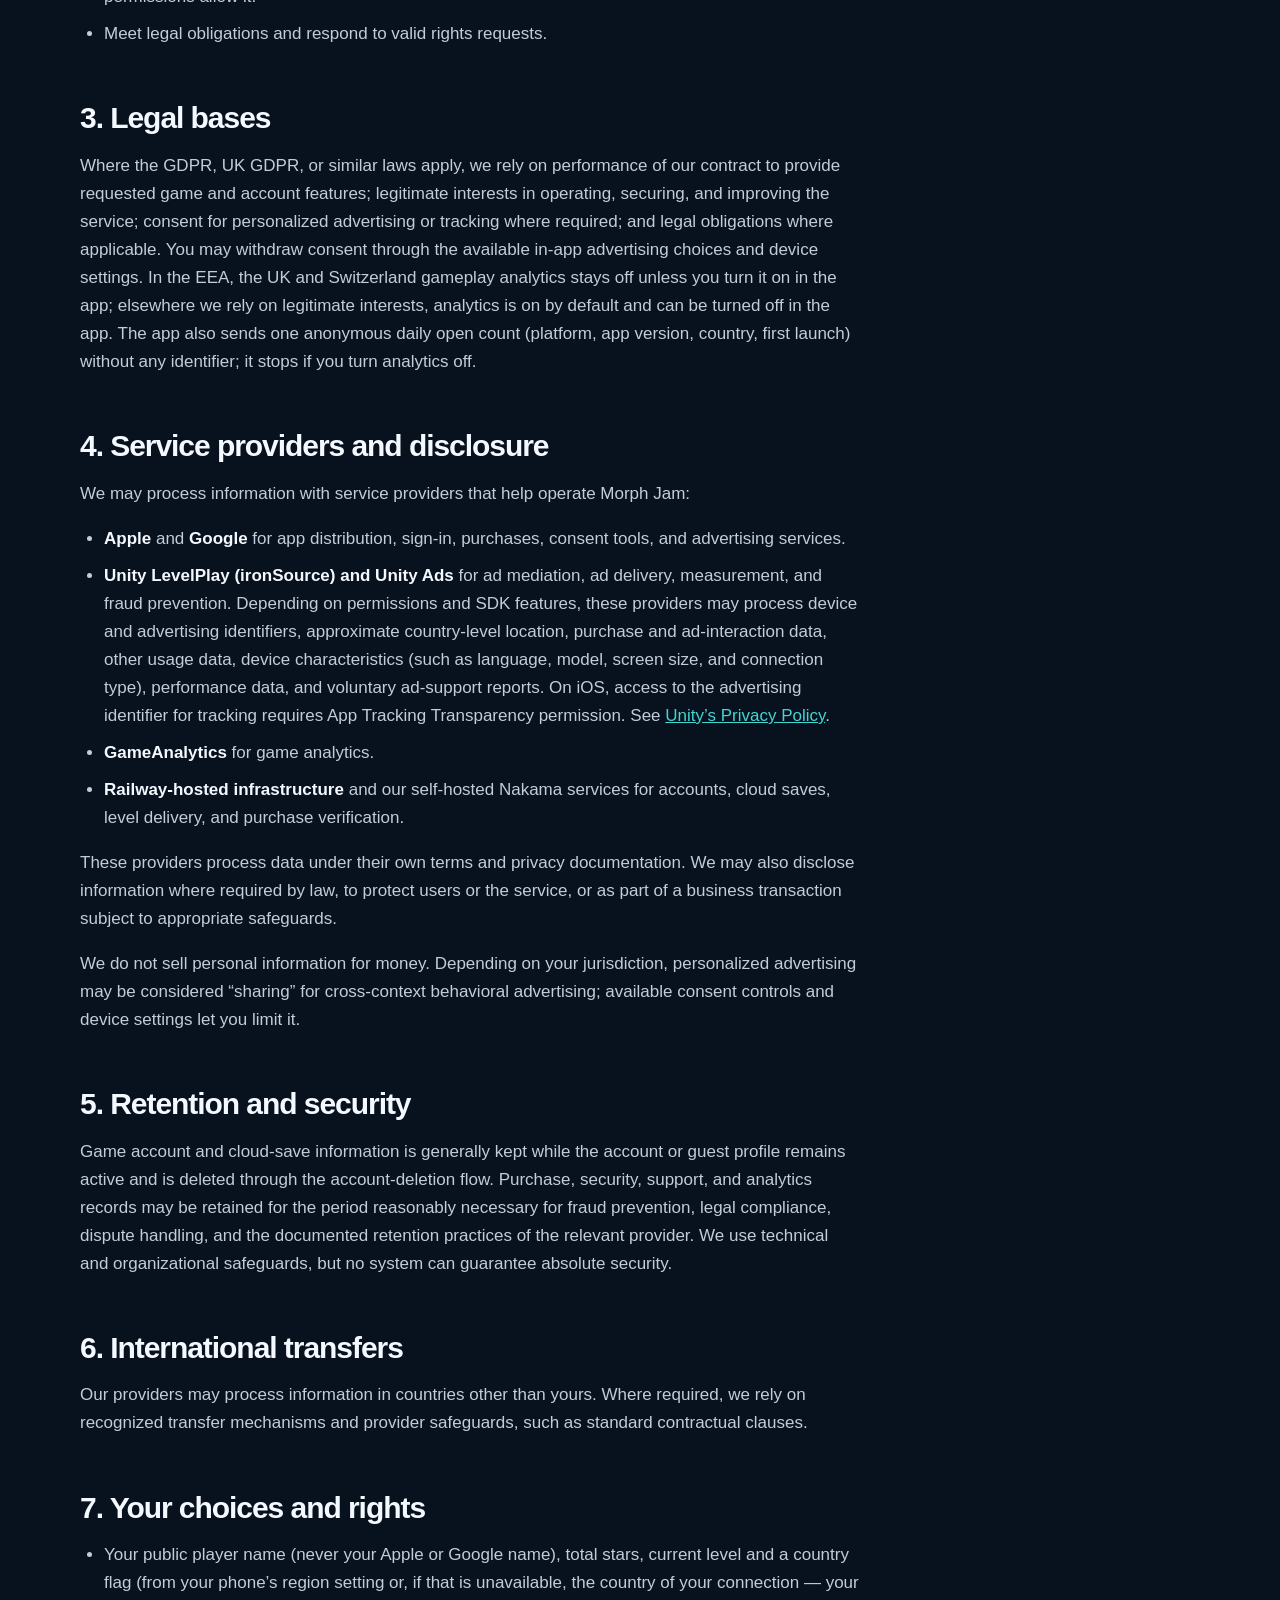
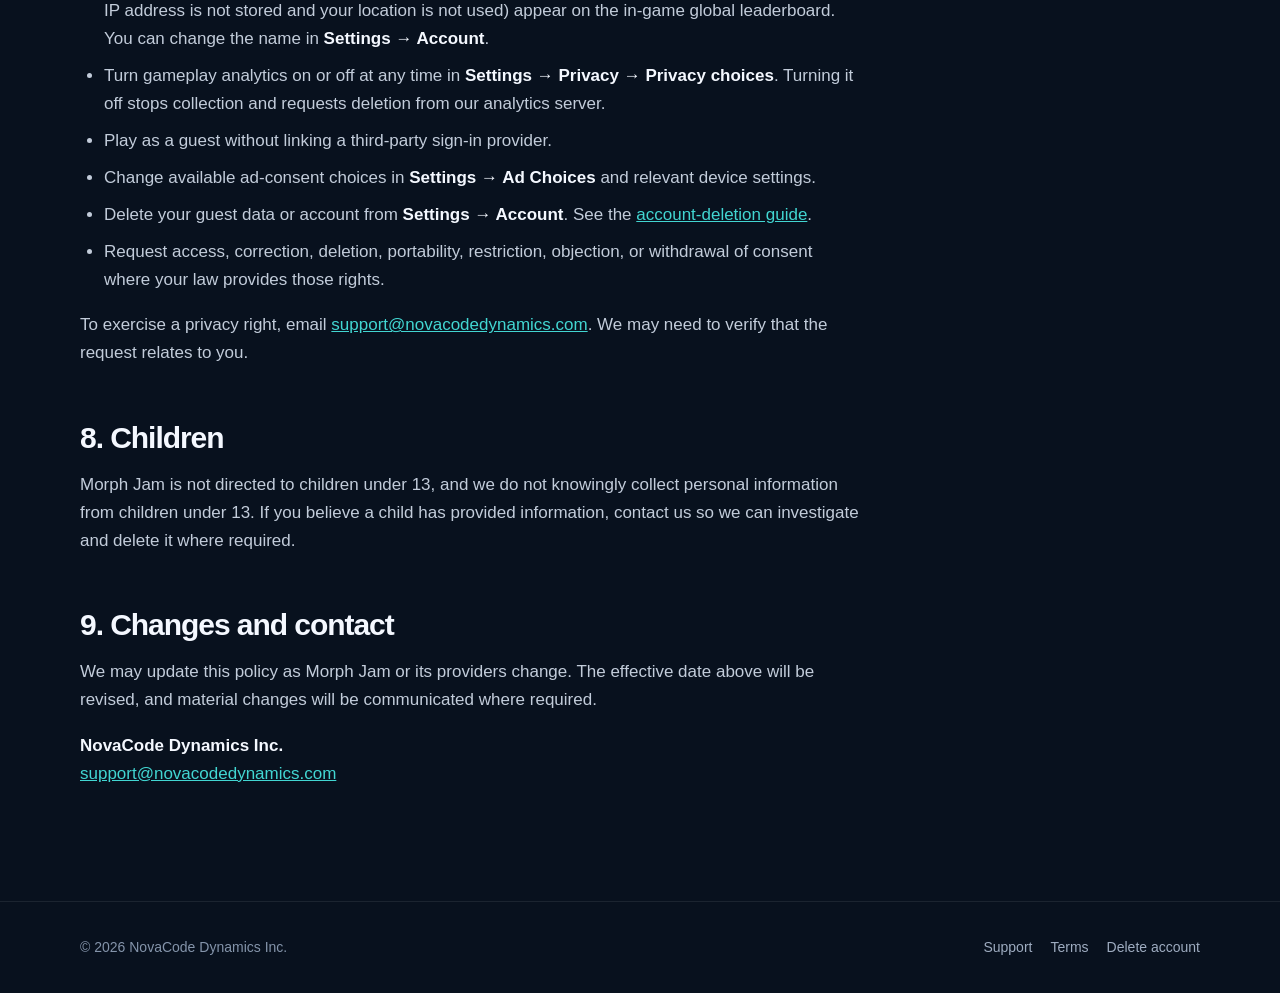
<file: morphjam/privacy/index.html>
<!doctype html>
<html lang="en">
<head>
  <meta charset="utf-8">
  <meta name="viewport" content="width=device-width, initial-scale=1">
  <title>Morph Jam Privacy Policy</title>
  <meta name="description" content="Privacy Policy for the Morph Jam mobile game.">
  <meta name="theme-color" content="#0e1a2b">
  <link rel="icon" href="../assets/app-icon.png">
  <link rel="stylesheet" href="../styles.css">
  <script src="../i18n.js" defer></script>
</head>
<body data-page="privacy">
  <header class="site-header"><nav class="nav wrap" aria-label="Main navigation"><a class="brand" href="../"><img src="../assets/app-icon.png" alt=""><span>MORPH JAM</span></a><div class="nav-links"><a class="keep" href="../" data-i18n="nav.home">Home</a><a href="../support/" data-i18n="nav.support">Support</a></div></nav></header>
  <main class="wrap">
    <section class="page-hero"><p class="eyebrow" data-i18n="privacy.eyebrow">Legal</p><h1 data-i18n="privacy.title">Privacy Policy</h1><p class="lead" data-i18n="privacy.lead">Effective September 17, 2026 · Morph Jam for iOS and Android</p></section>
    <div class="content-grid">
      <article class="prose">
        <p data-i18n-html="privacy.intro">This Privacy Policy explains how <strong>NovaCode Dynamics Inc.</strong> (“NovaCode Dynamics,” “we,” “us”) handles information when you use Morph Jam. Questions or privacy requests can be sent to <a href="mailto:support@novacodedynamics.com?subject=Morph%20Jam%20Privacy">support@novacodedynamics.com</a>.</p>

        <h2 id="collect" data-i18n="privacy.collectTitle">1. Information we handle</h2>
        <div data-i18n-html="privacy.collectBody"><table><thead><tr><th>Category</th><th>Examples and purpose</th></tr></thead><tbody>
          <tr><td>Installation and account identifiers</td><td>A guest installation identifier and, if you choose to sign in, identifiers supplied by Apple or Google. Used to operate accounts and sync progress.</td></tr>
          <tr><td>Game and save data</td><td>Completed levels, stars, coins, settings, help usage, and similar progress information. Used to save, sync, and improve the game.</td></tr>
          <tr><td>Purchase information</td><td>Product, transaction, purchase-token, and entitlement information. Used to verify purchases, prevent duplicate credit, and restore eligible products. We do not receive your payment-card details.</td></tr>
          <tr><td>Analytics and diagnostics</td><td>App version, platform, session and level events, completion, restart, hint, undo, and performance or error information. Used to understand reliability and puzzle difficulty.</td></tr>
          <tr><td>Advertising and consent data</td><td>Advertising identifiers when available, consent status, ad requests, and ad interactions. Used to serve, measure, and limit advertising. Personalized advertising is used only where permitted and consented to.</td></tr>
          <tr><td>Support communications</td><td>Your email address and any information you send when asking for help.</td></tr>
        </tbody></table>
        <p>We do not ask for precise location, contacts, photos, camera or microphone content, health data, or payment-card numbers.</p></div>

        <h2 id="use" data-i18n="privacy.useTitle">2. How we use information</h2>
        <div data-i18n-html="privacy.useBody"><ul><li>Provide the game, guest access, optional accounts, cloud save, support, and purchase restoration.</li><li>Verify purchases, secure the service, prevent fraud, and diagnose faults.</li><li>Measure game performance and improve level balance, accessibility, and retention.</li><li>Serve and measure advertising, including personalized advertising only when applicable permissions allow it.</li><li>Meet legal obligations and respond to valid rights requests.</li></ul></div>

        <h2 id="basis" data-i18n="privacy.basisTitle">3. Legal bases</h2>
        <p data-i18n="privacy.basisBody">Where the GDPR, UK GDPR, or similar laws apply, we rely on performance of our contract to provide requested game and account features; legitimate interests in operating, securing, and improving the service; consent for personalized advertising or tracking where required; and legal obligations where applicable. You may withdraw consent through the available in-app advertising choices and device settings. In the EEA, the UK and Switzerland gameplay analytics stays off unless you turn it on in the app; elsewhere we rely on legitimate interests, analytics is on by default and can be turned off in the app. The app also sends one anonymous daily open count (platform, app version, country, first launch) without any identifier; it stops if you turn analytics off.</p>

        <h2 id="share" data-i18n="privacy.shareTitle">4. Service providers and disclosure</h2>
        <div data-i18n-html="privacy.shareBody"><p>We may process information with service providers that help operate Morph Jam:</p>
        <ul>
          <li><strong>Apple</strong> and <strong>Google</strong> for app distribution, sign-in, purchases, consent tools, and advertising services.</li>
          <li><strong>Unity LevelPlay (ironSource) and Unity Ads</strong> for ad mediation, ad delivery, measurement, and fraud prevention. Depending on permissions and SDK features, these providers may process device and advertising identifiers, approximate country-level location, purchase and ad-interaction data, other usage data, device characteristics (such as language, model, screen size, and connection type), performance data, and voluntary ad-support reports. On iOS, access to the advertising identifier for tracking requires App Tracking Transparency permission. See <a href="https://unity.com/legal/privacy-policy">Unity’s Privacy Policy</a>.</li>
          <li><strong>GameAnalytics</strong> for game analytics.</li>
          <li><strong>Railway-hosted infrastructure</strong> and our self-hosted Nakama services for accounts, cloud saves, level delivery, and purchase verification.</li>
        </ul>
        <p>These providers process data under their own terms and privacy documentation. We may also disclose information where required by law, to protect users or the service, or as part of a business transaction subject to appropriate safeguards.</p>
        <p>We do not sell personal information for money. Depending on your jurisdiction, personalized advertising may be considered “sharing” for cross-context behavioral advertising; available consent controls and device settings let you limit it.</p></div>

        <h2 id="retain" data-i18n="privacy.retainTitle">5. Retention and security</h2>
        <p data-i18n="privacy.retainBody">Game account and cloud-save information is generally kept while the account or guest profile remains active and is deleted through the account-deletion flow. Purchase, security, support, and analytics records may be retained for the period reasonably necessary for fraud prevention, legal compliance, dispute handling, and the documented retention practices of the relevant provider. We use technical and organizational safeguards, but no system can guarantee absolute security.</p>

        <h2 id="transfer" data-i18n="privacy.transferTitle">6. International transfers</h2>
        <p data-i18n="privacy.transferBody">Our providers may process information in countries other than yours. Where required, we rely on recognized transfer mechanisms and provider safeguards, such as standard contractual clauses.</p>

        <h2 id="rights" data-i18n="privacy.rightsTitle">7. Your choices and rights</h2>
        <div data-i18n-html="privacy.rightsBody"><ul><li>Your public player name (never your Apple or Google name), total stars, current level and a country flag (from your phone’s region setting or, if that is unavailable, the country of your connection — your IP address is not stored and your location is not used) appear on the in-game global leaderboard. You can change the name in <strong>Settings → Account</strong>.</li><li>Turn gameplay analytics on or off at any time in <strong>Settings → Privacy → Privacy choices</strong>. Turning it off stops collection and requests deletion from our analytics server.</li><li>Play as a guest without linking a third-party sign-in provider.</li><li>Change available ad-consent choices in <strong>Settings → Ad Choices</strong> and relevant device settings.</li><li>Delete your guest data or account from <strong>Settings → Account</strong>. See the <a href="../delete-account/">account-deletion guide</a>.</li><li>Request access, correction, deletion, portability, restriction, objection, or withdrawal of consent where your law provides those rights.</li></ul>
        <p>To exercise a privacy right, email <a href="mailto:support@novacodedynamics.com?subject=Morph%20Jam%20Privacy%20Request">support@novacodedynamics.com</a>. We may need to verify that the request relates to you.</p></div>

        <h2 id="children" data-i18n="privacy.childrenTitle">8. Children</h2>
        <p data-i18n="privacy.childrenBody">Morph Jam is not directed to children under 13, and we do not knowingly collect personal information from children under 13. If you believe a child has provided information, contact us so we can investigate and delete it where required.</p>

        <h2 id="changes" data-i18n="privacy.changesTitle">9. Changes and contact</h2>
        <p data-i18n="privacy.changesBody">We may update this policy as Morph Jam or its providers change. The effective date above will be revised, and material changes will be communicated where required.</p>
        <p><strong>NovaCode Dynamics Inc.</strong><br><a href="mailto:support@novacodedynamics.com">support@novacodedynamics.com</a></p>
      </article>
      <aside class="side-nav" aria-label="On this page" data-i18n-html="privacy.sideNav"><strong>On this page</strong><a href="#collect">Information</a><a href="#use">Use</a><a href="#basis">Legal bases</a><a href="#share">Providers</a><a href="#retain">Retention</a><a href="#rights">Your rights</a><a href="#children">Children</a></aside>
    </div>
  </main>
  <footer class="site-footer"><div class="footer-row wrap"><span>© 2026 NovaCode Dynamics Inc.</span><div class="footer-links"><a href="../support/" data-i18n="nav.support">Support</a><a href="../terms/" data-i18n="nav.terms">Terms</a><a href="../delete-account/" data-i18n="nav.deleteAccount">Delete account</a></div></div></footer>
</body>
</html>
</file>
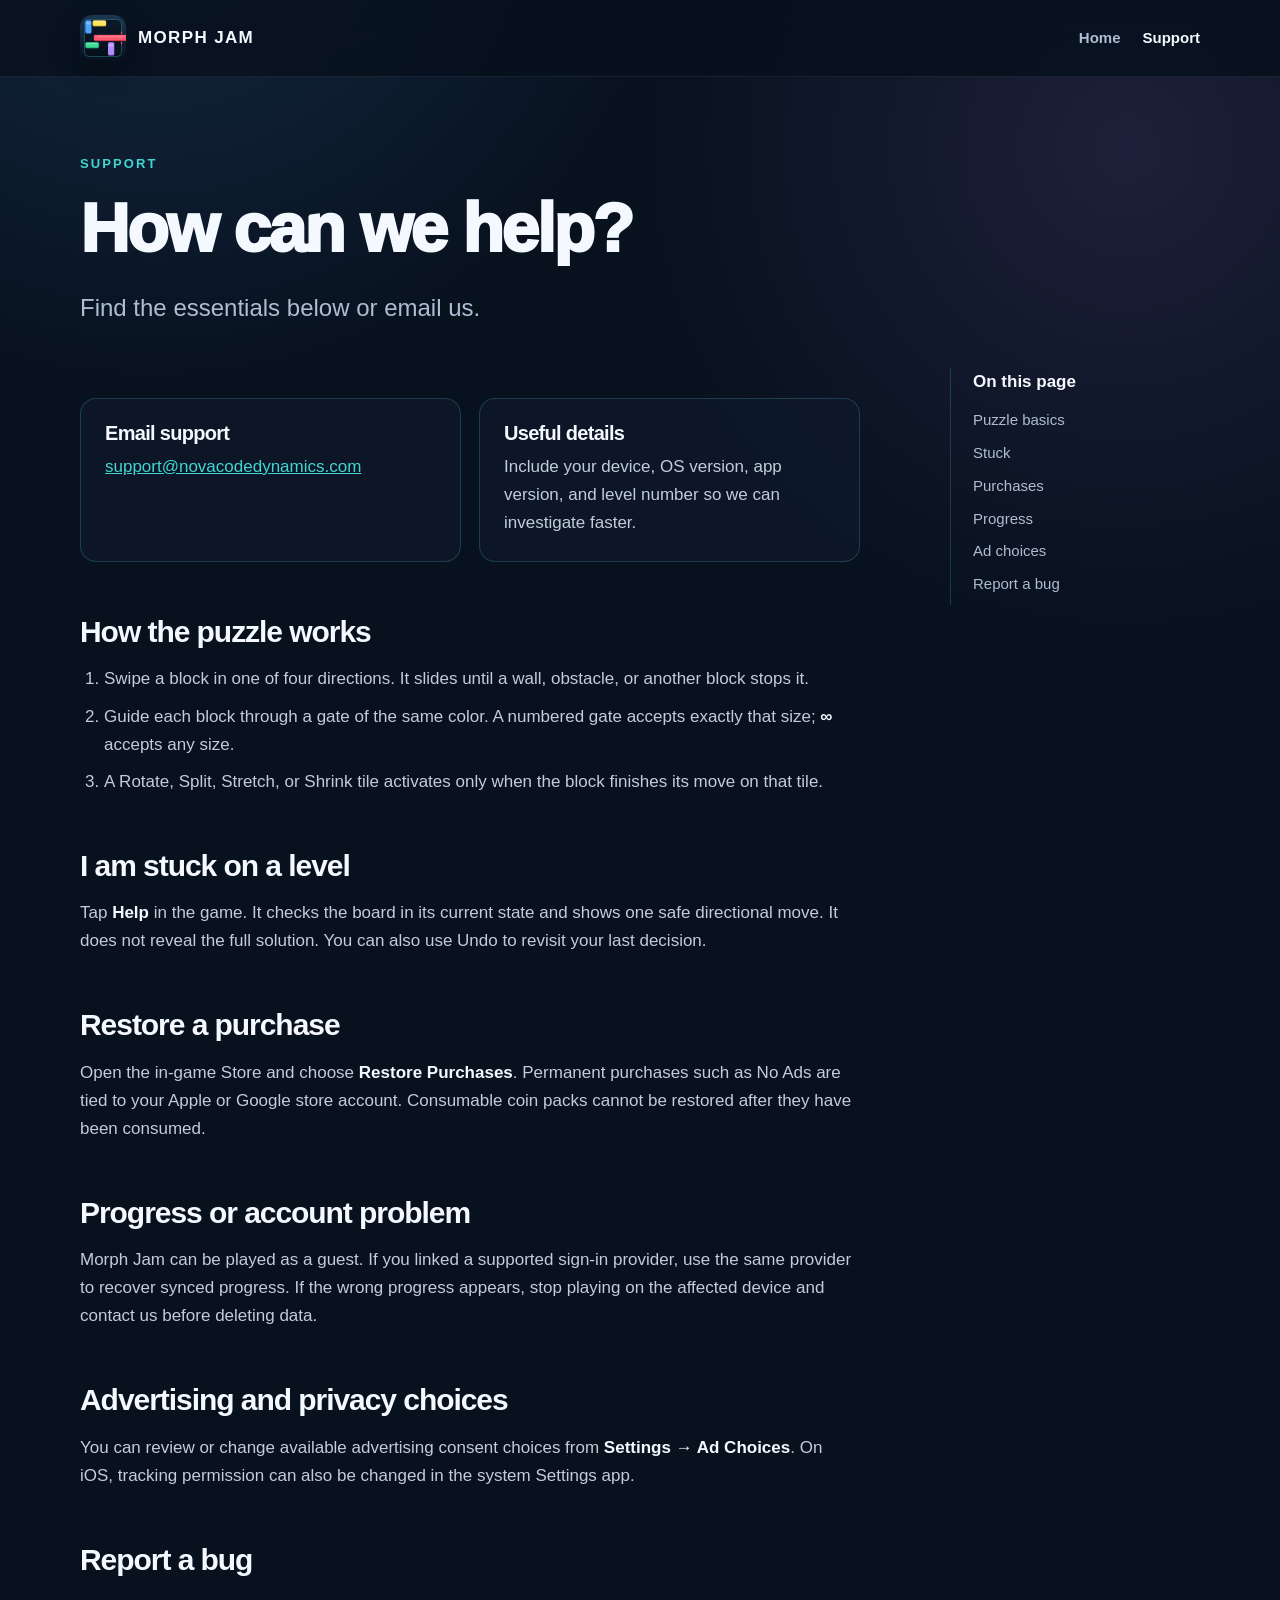
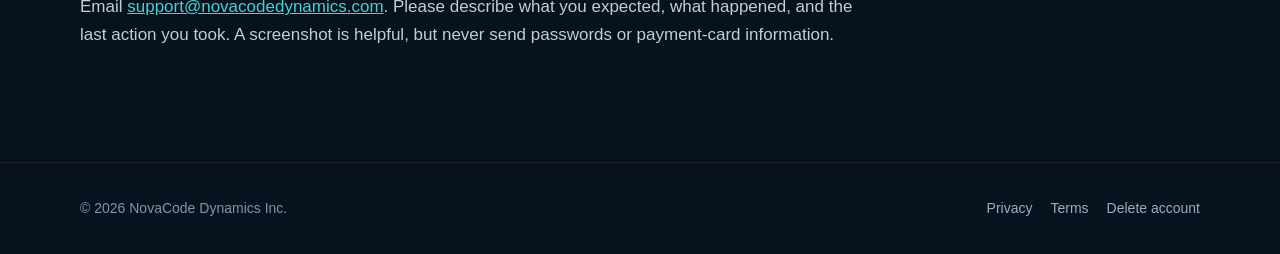
<file: morphjam/support/index.html>
<!doctype html>
<html lang="en">
<head>
  <meta charset="utf-8">
  <meta name="viewport" content="width=device-width, initial-scale=1">
  <title>Morph Jam Support</title>
  <meta name="description" content="Help, frequently asked questions, and contact information for Morph Jam.">
  <meta name="theme-color" content="#0e1a2b">
  <link rel="icon" href="../assets/app-icon.png">
  <link rel="stylesheet" href="../styles.css">
  <script src="../i18n.js" defer></script>
</head>
<body data-page="support">
  <header class="site-header"><nav class="nav wrap" aria-label="Main navigation"><a class="brand" href="../"><img src="../assets/app-icon.png" alt=""><span>MORPH JAM</span></a><div class="nav-links"><a class="keep" href="../" data-i18n="nav.home">Home</a><a aria-current="page" href="./" data-i18n="nav.support">Support</a></div></nav></header>
  <main class="wrap">
    <section class="page-hero"><p class="eyebrow" data-i18n="support.eyebrow">Support</p><h1 data-i18n="support.title">How can we help?</h1><p class="lead" data-i18n="support.lead">Find the essentials below or email us.</p></section>
    <div class="content-grid">
      <article class="prose">
        <div class="support-cards">
          <div class="support-card"><h3 data-i18n="support.emailTitle">Email support</h3><p><a href="mailto:support@novacodedynamics.com?subject=Morph%20Jam%20Support">support@novacodedynamics.com</a></p></div>
          <div class="support-card"><h3 data-i18n="support.detailsTitle">Useful details</h3><p data-i18n="support.detailsBody">Include your device, OS version, app version, and level number so we can investigate faster.</p></div>
        </div>

        <h2 id="basics" data-i18n="support.basicsTitle">How the puzzle works</h2>
        <ol data-i18n-html="support.basicsBody">
          <li>Swipe a block in one of four directions. It slides until a wall, obstacle, or another block stops it.</li>
          <li>Guide each block through a gate of the same color. A numbered gate accepts exactly that size; <strong>∞</strong> accepts any size.</li>
          <li>A Rotate, Split, Stretch, or Shrink tile activates only when the block finishes its move on that tile.</li>
        </ol>

        <h2 id="stuck" data-i18n="support.stuckTitle">I am stuck on a level</h2>
        <p data-i18n-html="support.stuckBody">Tap <strong>Help</strong> in the game. It checks the board in its current state and shows one safe directional move. It does not reveal the full solution. You can also use Undo to revisit your last decision.</p>

        <h2 id="purchases" data-i18n="support.purchasesTitle">Restore a purchase</h2>
        <p data-i18n-html="support.purchasesBody">Open the in-game Store and choose <strong>Restore Purchases</strong>. Permanent purchases such as No Ads are tied to your Apple or Google store account. Consumable coin packs cannot be restored after they have been consumed.</p>

        <h2 id="progress" data-i18n="support.progressTitle">Progress or account problem</h2>
        <p data-i18n="support.progressBody">Morph Jam can be played as a guest. If you linked a supported sign-in provider, use the same provider to recover synced progress. If the wrong progress appears, stop playing on the affected device and contact us before deleting data.</p>

        <h2 id="ads" data-i18n="support.adsTitle">Advertising and privacy choices</h2>
        <p data-i18n-html="support.adsBody">You can review or change available advertising consent choices from <strong>Settings → Ad Choices</strong>. On iOS, tracking permission can also be changed in the system Settings app.</p>

        <h2 id="report" data-i18n="support.reportTitle">Report a bug</h2>
        <p data-i18n-html="support.reportBody">Email <a href="mailto:support@novacodedynamics.com?subject=Morph%20Jam%20Bug%20Report">support@novacodedynamics.com</a>. Please describe what you expected, what happened, and the last action you took. A screenshot is helpful, but never send passwords or payment-card information.</p>
      </article>
      <aside class="side-nav" aria-label="On this page" data-i18n-html="support.sideNav"><strong>On this page</strong><a href="#basics">Puzzle basics</a><a href="#stuck">Stuck</a><a href="#purchases">Purchases</a><a href="#progress">Progress</a><a href="#ads">Ad choices</a><a href="#report">Report a bug</a></aside>
    </div>
  </main>
  <footer class="site-footer"><div class="footer-row wrap"><span>© 2026 NovaCode Dynamics Inc.</span><div class="footer-links"><a href="../privacy/" data-i18n="nav.privacy">Privacy</a><a href="../terms/" data-i18n="nav.terms">Terms</a><a href="../delete-account/" data-i18n="nav.deleteAccount">Delete account</a></div></div></footer>
</body>
</html>
</file>
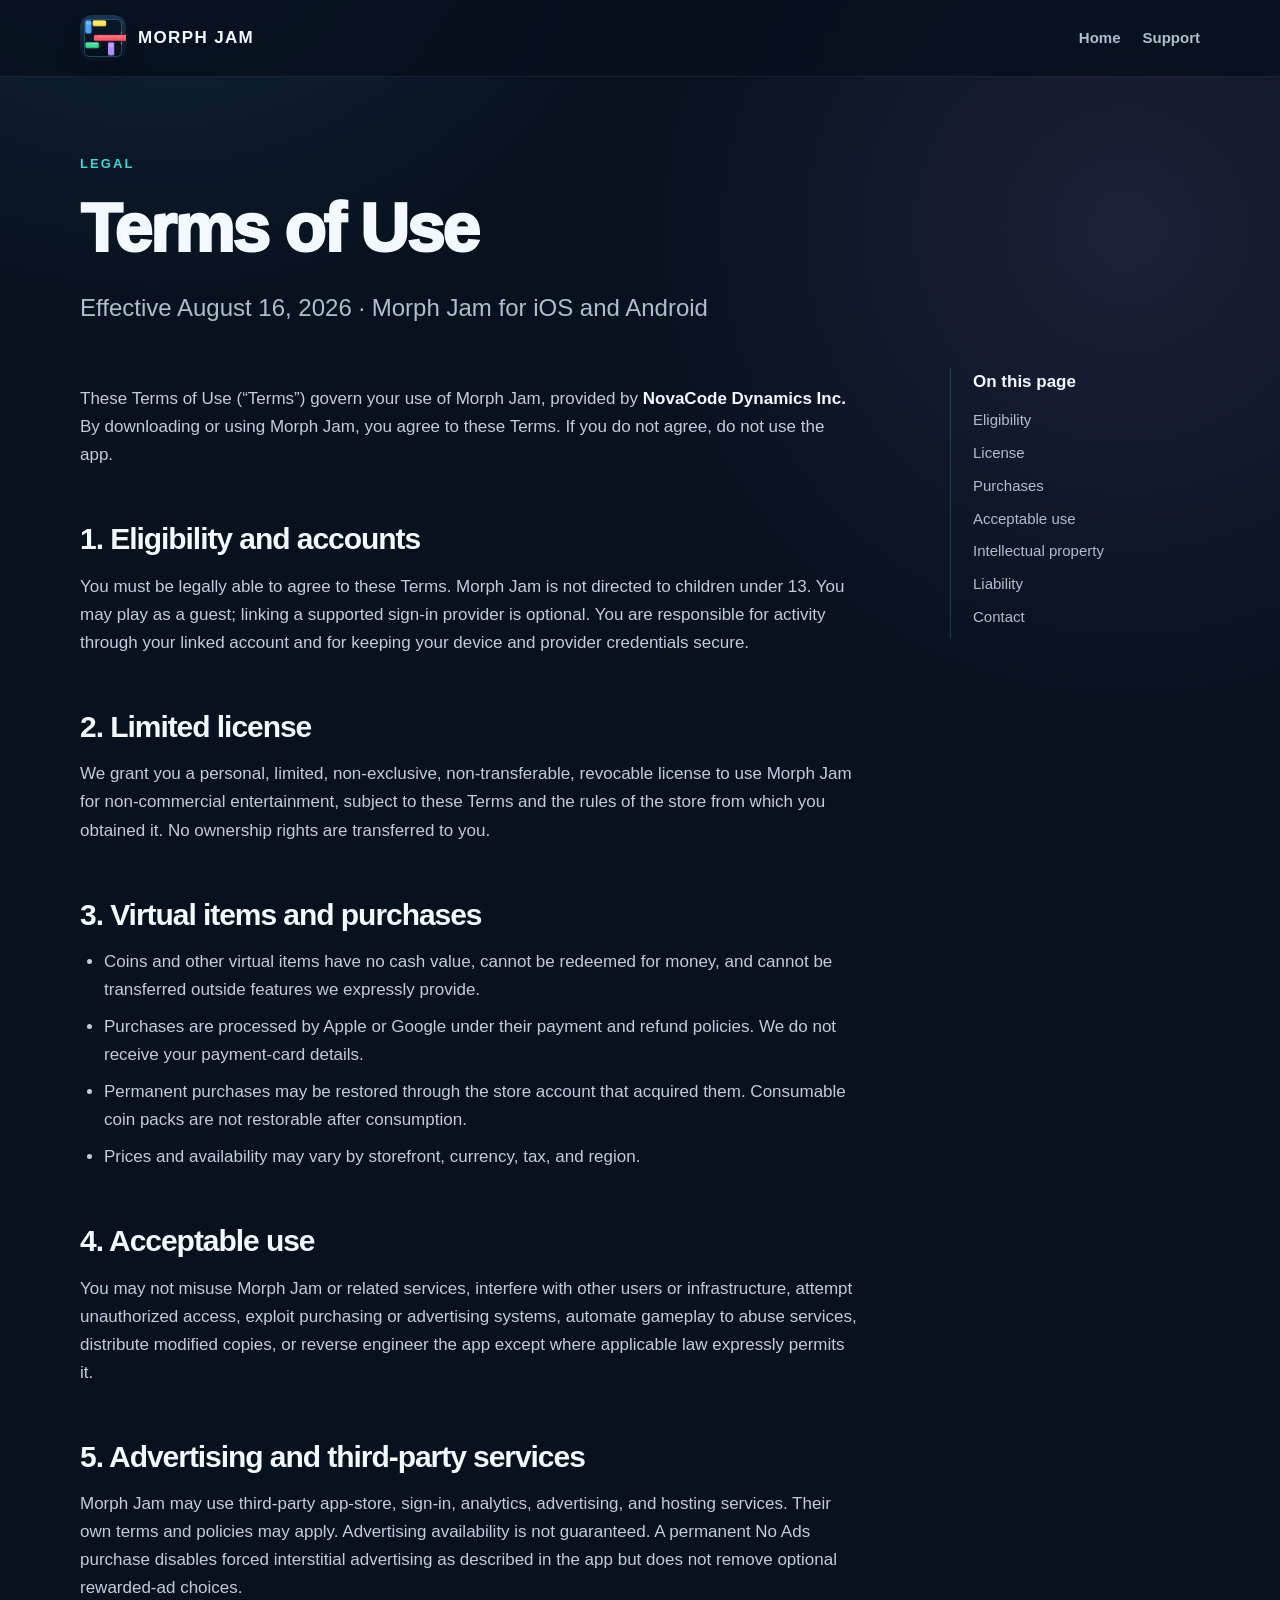
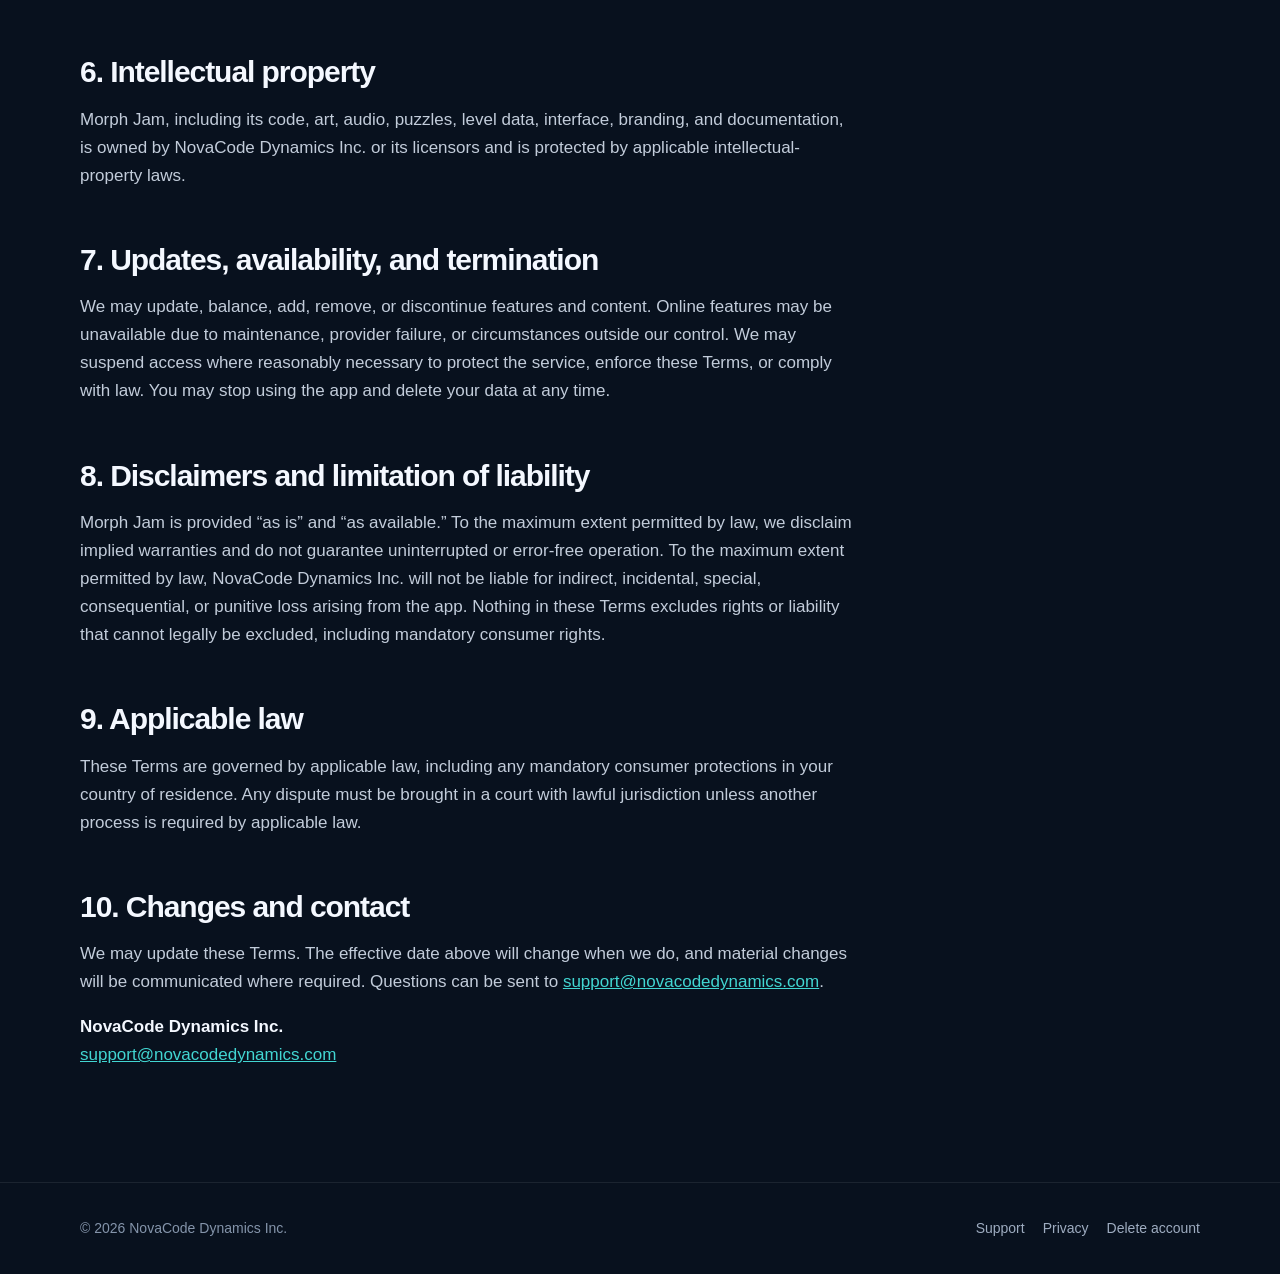
<file: morphjam/terms/index.html>
<!doctype html>
<html lang="en">
<head>
  <meta charset="utf-8">
  <meta name="viewport" content="width=device-width, initial-scale=1">
  <title>Morph Jam Terms of Use</title>
  <meta name="description" content="Terms of Use for the Morph Jam mobile game.">
  <meta name="theme-color" content="#0e1a2b">
  <link rel="icon" href="../assets/app-icon.png">
  <link rel="stylesheet" href="../styles.css">
  <script src="../i18n.js" defer></script>
</head>
<body data-page="terms">
  <header class="site-header"><nav class="nav wrap" aria-label="Main navigation"><a class="brand" href="../"><img src="../assets/app-icon.png" alt=""><span>MORPH JAM</span></a><div class="nav-links"><a class="keep" href="../" data-i18n="nav.home">Home</a><a href="../support/" data-i18n="nav.support">Support</a></div></nav></header>
  <main class="wrap">
    <section class="page-hero"><p class="eyebrow" data-i18n="terms.eyebrow">Legal</p><h1 data-i18n="terms.title">Terms of Use</h1><p class="lead" data-i18n="terms.lead">Effective August 16, 2026 · Morph Jam for iOS and Android</p></section>
    <div class="content-grid">
      <article class="prose">
        <p data-i18n-html="terms.intro">These Terms of Use (“Terms”) govern your use of Morph Jam, provided by <strong>NovaCode Dynamics Inc.</strong> By downloading or using Morph Jam, you agree to these Terms. If you do not agree, do not use the app.</p>

        <h2 id="eligibility" data-i18n="terms.eligibilityTitle">1. Eligibility and accounts</h2>
        <p data-i18n="terms.eligibilityBody">You must be legally able to agree to these Terms. Morph Jam is not directed to children under 13. You may play as a guest; linking a supported sign-in provider is optional. You are responsible for activity through your linked account and for keeping your device and provider credentials secure.</p>

        <h2 id="license" data-i18n="terms.licenseTitle">2. Limited license</h2>
        <p data-i18n="terms.licenseBody">We grant you a personal, limited, non-exclusive, non-transferable, revocable license to use Morph Jam for non-commercial entertainment, subject to these Terms and the rules of the store from which you obtained it. No ownership rights are transferred to you.</p>

        <h2 id="purchases" data-i18n="terms.purchasesTitle">3. Virtual items and purchases</h2>
        <div data-i18n-html="terms.purchasesBody"><ul><li>Coins and other virtual items have no cash value, cannot be redeemed for money, and cannot be transferred outside features we expressly provide.</li><li>Purchases are processed by Apple or Google under their payment and refund policies. We do not receive your payment-card details.</li><li>Permanent purchases may be restored through the store account that acquired them. Consumable coin packs are not restorable after consumption.</li><li>Prices and availability may vary by storefront, currency, tax, and region.</li></ul></div>

        <h2 id="conduct" data-i18n="terms.conductTitle">4. Acceptable use</h2>
        <p data-i18n="terms.conductBody">You may not misuse Morph Jam or related services, interfere with other users or infrastructure, attempt unauthorized access, exploit purchasing or advertising systems, automate gameplay to abuse services, distribute modified copies, or reverse engineer the app except where applicable law expressly permits it.</p>

        <h2 id="third" data-i18n="terms.thirdTitle">5. Advertising and third-party services</h2>
        <p data-i18n="terms.thirdBody">Morph Jam may use third-party app-store, sign-in, analytics, advertising, and hosting services. Their own terms and policies may apply. Advertising availability is not guaranteed. A permanent No Ads purchase disables forced interstitial advertising as described in the app but does not remove optional rewarded-ad choices.</p>

        <h2 id="ip" data-i18n="terms.ipTitle">6. Intellectual property</h2>
        <p data-i18n="terms.ipBody">Morph Jam, including its code, art, audio, puzzles, level data, interface, branding, and documentation, is owned by NovaCode Dynamics Inc. or its licensors and is protected by applicable intellectual-property laws.</p>

        <h2 id="changes" data-i18n="terms.updatesTitle">7. Updates, availability, and termination</h2>
        <p data-i18n="terms.updatesBody">We may update, balance, add, remove, or discontinue features and content. Online features may be unavailable due to maintenance, provider failure, or circumstances outside our control. We may suspend access where reasonably necessary to protect the service, enforce these Terms, or comply with law. You may stop using the app and delete your data at any time.</p>

        <h2 id="disclaimer" data-i18n="terms.disclaimerTitle">8. Disclaimers and limitation of liability</h2>
        <p data-i18n="terms.disclaimerBody">Morph Jam is provided “as is” and “as available.” To the maximum extent permitted by law, we disclaim implied warranties and do not guarantee uninterrupted or error-free operation. To the maximum extent permitted by law, NovaCode Dynamics Inc. will not be liable for indirect, incidental, special, consequential, or punitive loss arising from the app. Nothing in these Terms excludes rights or liability that cannot legally be excluded, including mandatory consumer rights.</p>

        <h2 id="law" data-i18n="terms.lawTitle">9. Applicable law</h2>
        <p data-i18n="terms.lawBody">These Terms are governed by applicable law, including any mandatory consumer protections in your country of residence. Any dispute must be brought in a court with lawful jurisdiction unless another process is required by applicable law.</p>

        <h2 id="contact" data-i18n="terms.contactTitle">10. Changes and contact</h2>
        <p data-i18n-html="terms.contactBody">We may update these Terms. The effective date above will change when we do, and material changes will be communicated where required. Questions can be sent to <a href="mailto:support@novacodedynamics.com?subject=Morph%20Jam%20Terms">support@novacodedynamics.com</a>.</p>
        <p><strong>NovaCode Dynamics Inc.</strong><br><a href="mailto:support@novacodedynamics.com">support@novacodedynamics.com</a></p>
      </article>
      <aside class="side-nav" aria-label="On this page" data-i18n-html="terms.sideNav"><strong>On this page</strong><a href="#eligibility">Eligibility</a><a href="#license">License</a><a href="#purchases">Purchases</a><a href="#conduct">Acceptable use</a><a href="#ip">Intellectual property</a><a href="#disclaimer">Liability</a><a href="#contact">Contact</a></aside>
    </div>
  </main>
  <footer class="site-footer"><div class="footer-row wrap"><span>© 2026 NovaCode Dynamics Inc.</span><div class="footer-links"><a href="../support/" data-i18n="nav.support">Support</a><a href="../privacy/" data-i18n="nav.privacy">Privacy</a><a href="../delete-account/" data-i18n="nav.deleteAccount">Delete account</a></div></div></footer>
</body>
</html>
</file>
<file: dominoreveal/styles.css>
:root{--bg:#17110d;--card:#221a14;--line:#3a2e24;--ink:#f6ecdc;--mut:#bba98f;--acc:#ffb547;--acc2:#ff7a45}
*{box-sizing:border-box}
html{-webkit-text-size-adjust:100%}
body{margin:0;background:var(--bg);color:var(--ink);font:17px/1.6 -apple-system,BlinkMacSystemFont,"Segoe UI",Roboto,Helvetica,Arial,sans-serif}
a{color:var(--acc)}
.wrap{max-width:860px;margin:0 auto;padding:0 20px}
header{border-bottom:1px solid var(--line)}
nav{display:flex;align-items:center;justify-content:space-between;gap:12px;padding:14px 0}
.brand{display:flex;align-items:center;gap:10px;color:var(--ink);text-decoration:none;font-weight:800;letter-spacing:.04em}
.brand img{width:36px;height:36px;border-radius:9px}
.brand b{color:var(--acc)}
.links{display:flex;gap:14px;flex-wrap:wrap;font-size:15px}
.links a{color:var(--mut);text-decoration:none}.links a:hover{color:var(--ink)}
main{padding:34px 0 60px}
h1{font-size:34px;line-height:1.2;margin:0 0 6px}
h2{font-size:21px;margin:34px 0 8px;color:var(--acc)}
h3{font-size:17px;margin:20px 0 4px}
.lead{color:var(--mut);margin:0 0 24px}
.box{background:var(--card);border:1px solid var(--line);border-radius:14px;padding:16px 18px;margin:16px 0}
table{border-collapse:collapse;width:100%;font-size:15px}
th,td{border-bottom:1px solid var(--line);padding:9px 8px;text-align:left;vertical-align:top}
th{color:var(--mut);font-weight:600}
ol,ul{padding-left:22px}li{margin:4px 0}
.hero{display:grid;grid-template-columns:auto 1fr;gap:22px;align-items:center}
.hero img{width:120px;height:120px;border-radius:28px;box-shadow:0 14px 34px rgba(0,0,0,.4)}
.shots{display:grid;grid-template-columns:repeat(3,1fr);gap:12px;margin:26px 0}
.shots img{width:100%;border-radius:16px;border:1px solid var(--line)}
.btn{display:inline-block;background:var(--acc);color:#241405;font-weight:800;text-decoration:none;padding:11px 18px;border-radius:12px;margin:6px 8px 0 0}
.btn.ghost{background:transparent;color:var(--ink);border:1px solid var(--line)}
footer{border-top:1px solid var(--line);color:var(--mut);font-size:14px;padding:20px 0 40px}
footer .wrap{display:flex;justify-content:space-between;gap:12px;flex-wrap:wrap}
code{background:#2c2219;padding:2px 6px;border-radius:6px}
@media (max-width:600px){nav{flex-direction:column;align-items:flex-start;gap:6px}.links{gap:12px;font-size:14px}body{font-size:16px}h1{font-size:28px}.hero{grid-template-columns:1fr}.hero img{width:96px;height:96px}.shots{grid-template-columns:repeat(2,1fr)}.shots img:nth-child(3){display:none}}
</file>
<file: morphjam/styles.css>
:root {
  color-scheme: dark;
  --bg: #08111e;
  --surface: #0e1a2b;
  --surface-2: #13233a;
  --line: rgba(74, 214, 211, 0.22);
  --line-strong: rgba(74, 214, 211, 0.46);
  --text: #f4f8ff;
  --muted: #aebdd1;
  --cyan: #42d6d2;
  --blue: #4da3ff;
  --green: #3ddc97;
  --yellow: #ffe45e;
  --red: #ff5a6e;
  --purple: #b18cff;
  --orange: #ff7417;
  --max: 1120px;
  font-family: Inter, ui-rounded, "SF Pro Rounded", -apple-system, BlinkMacSystemFont, "Segoe UI", sans-serif;
}

* { box-sizing: border-box; }

html { scroll-behavior: smooth; }

body {
  margin: 0;
  min-width: 320px;
  background:
    radial-gradient(circle at 12% -8%, rgba(77, 163, 255, 0.18), transparent 34rem),
    radial-gradient(circle at 88% 8%, rgba(177, 140, 255, 0.12), transparent 31rem),
    var(--bg);
  color: var(--text);
  font-size: 17px;
  line-height: 1.65;
}

a { color: var(--cyan); }
a:hover { color: #8af4ef; }

img { max-width: 100%; }

.wrap {
  width: min(calc(100% - 40px), var(--max));
  margin-inline: auto;
}

.site-header {
  position: sticky;
  top: 0;
  z-index: 20;
  border-bottom: 1px solid rgba(255,255,255,0.07);
  background: rgba(8, 17, 30, 0.86);
  backdrop-filter: blur(18px);
}

.nav {
  min-height: 76px;
  display: flex;
  align-items: center;
  justify-content: space-between;
  gap: 24px;
}

.brand {
  display: inline-flex;
  align-items: center;
  gap: 12px;
  color: var(--text);
  text-decoration: none;
  font-weight: 900;
  letter-spacing: 0.08em;
}

.brand img {
  width: 46px;
  height: 46px;
  border-radius: 12px;
  box-shadow: 0 10px 28px rgba(0,0,0,0.28);
}

.nav-links {
  display: flex;
  align-items: center;
  gap: 22px;
  font-size: 15px;
  font-weight: 750;
}

.nav-links a { color: var(--muted); text-decoration: none; }
.nav-links a:hover, .nav-links a[aria-current="page"] { color: var(--text); }

.hero {
  display: grid;
  grid-template-columns: minmax(0, 1.04fr) minmax(310px, 0.72fr);
  gap: clamp(44px, 8vw, 96px);
  align-items: center;
  min-height: calc(100vh - 76px);
  padding-block: 74px;
}

.eyebrow {
  margin: 0 0 18px;
  color: var(--cyan);
  font-size: 13px;
  font-weight: 900;
  letter-spacing: 0.16em;
  text-transform: uppercase;
}

h1, h2, h3 { line-height: 1.08; letter-spacing: -0.035em; }

h1 {
  max-width: 760px;
  margin: 0;
  font-size: clamp(48px, 7.4vw, 88px);
  font-weight: 950;
}

.accent { color: var(--green); }

.lead {
  max-width: 660px;
  margin: 24px 0 0;
  color: var(--muted);
  font-size: clamp(19px, 2.2vw, 24px);
  line-height: 1.52;
}

.actions {
  display: flex;
  flex-wrap: wrap;
  align-items: center;
  gap: 14px;
  margin-top: 34px;
}

.button {
  display: inline-flex;
  align-items: center;
  justify-content: center;
  min-height: 50px;
  padding: 0 22px;
  border: 1px solid var(--line-strong);
  border-radius: 12px;
  background: rgba(19, 35, 58, 0.64);
  color: var(--text);
  text-decoration: none;
  font-weight: 850;
}

.button.primary {
  border-color: transparent;
  background: linear-gradient(135deg, #159f9b, #2f7d86);
  box-shadow: 0 16px 38px rgba(32, 178, 174, 0.2);
}

.availability { color: #8192aa; font-size: 14px; }

.hero-art { position: relative; padding: 18px; }

.hero-art::before {
  content: "";
  position: absolute;
  inset: 12% -8% 8%;
  z-index: -1;
  border-radius: 50%;
  background: radial-gradient(circle, rgba(66,214,210,0.2), transparent 68%);
  filter: blur(10px);
}

.hero-art img {
  display: block;
  width: min(100%, 380px);
  margin-inline: auto;
  border-radius: 28px;
  box-shadow: 0 30px 90px rgba(0,0,0,0.45);
}

.section { padding-block: 90px; }
.section + .section { border-top: 1px solid rgba(255,255,255,0.07); }

.section-heading { max-width: 760px; margin-bottom: 46px; }

.section h2 {
  margin: 0;
  font-size: clamp(34px, 5vw, 58px);
  font-weight: 920;
}

.section-heading p { margin: 18px 0 0; color: var(--muted); font-size: 19px; }

.feature-grid {
  display: grid;
  grid-template-columns: repeat(3, 1fr);
  gap: 28px;
}

.feature {
  padding: 28px 0 0;
  border-top: 3px solid var(--blue);
}

.feature:nth-child(2) { border-color: var(--purple); }
.feature:nth-child(3) { border-color: var(--yellow); }
.feature h3 { margin: 0 0 12px; font-size: 25px; }
.feature p { margin: 0; color: var(--muted); }

.screens {
  display: grid;
  grid-template-columns: repeat(3, minmax(0, 1fr));
  gap: 22px;
  align-items: start;
}

.screens figure { margin: 0; }
.screens img {
  display: block;
  border: 1px solid rgba(255,255,255,0.1);
  border-radius: 22px;
  box-shadow: 0 24px 56px rgba(0,0,0,0.28);
}

.screens figcaption { margin-top: 12px; color: #8fa0b8; font-size: 14px; }

.page-hero { padding: 76px 0 42px; }
.page-hero h1 { font-size: clamp(42px, 6vw, 68px); }
.page-hero .lead { max-width: 780px; }

.content-grid {
  display: grid;
  grid-template-columns: minmax(0, 1fr) 250px;
  gap: 70px;
  align-items: start;
  padding-bottom: 96px;
}

.prose { max-width: 780px; }
.prose h2 { margin: 54px 0 14px; font-size: 30px; }
.prose h2:first-child { margin-top: 0; }
.prose h3 { margin: 32px 0 10px; font-size: 22px; }
.prose p, .prose li { color: #c2ccda; }
.prose ul, .prose ol { padding-left: 24px; }
.prose li + li { margin-top: 9px; }
.prose strong { color: var(--text); }
.prose table { width: 100%; border-collapse: collapse; margin: 24px 0; }
.prose th, .prose td { padding: 14px; border: 1px solid rgba(255,255,255,0.1); text-align: left; vertical-align: top; }
.prose th { background: rgba(77,163,255,0.08); color: var(--text); }
.prose td { color: #c2ccda; }

.notice {
  margin: 28px 0;
  padding: 18px 20px;
  border-left: 3px solid var(--yellow);
  background: rgba(255, 228, 94, 0.07);
  color: #dfe5ed;
}

.support-cards {
  display: grid;
  grid-template-columns: repeat(2, minmax(0, 1fr));
  gap: 18px;
  margin: 30px 0 44px;
}

.support-card {
  padding: 24px;
  border: 1px solid var(--line);
  border-radius: 16px;
  background: rgba(14,26,43,0.72);
}
.support-card h3 { margin: 0 0 8px; font-size: 20px; }
.support-card p { margin: 0; }

.side-nav {
  position: sticky;
  top: 106px;
  padding-left: 22px;
  border-left: 1px solid var(--line);
}
.side-nav strong { display: block; margin-bottom: 12px; }
.side-nav a { display: block; margin: 8px 0; color: var(--muted); text-decoration: none; font-size: 15px; }
.side-nav a:hover { color: var(--text); }

.step-list { counter-reset: steps; list-style: none; padding: 0 !important; }
.step-list li {
  position: relative;
  min-height: 48px;
  padding-left: 64px;
  margin: 22px 0 !important;
}
.step-list li::before {
  counter-increment: steps;
  content: counter(steps);
  position: absolute;
  left: 0;
  top: -4px;
  width: 42px;
  height: 42px;
  display: grid;
  place-items: center;
  border: 1px solid var(--line-strong);
  border-radius: 50%;
  color: var(--cyan);
  font-weight: 900;
}

.site-footer {
  border-top: 1px solid rgba(255,255,255,0.08);
  padding-block: 34px;
  color: #8494aa;
  font-size: 14px;
}
.footer-row { display: flex; align-items: center; justify-content: space-between; gap: 24px; }
.footer-links { display: flex; flex-wrap: wrap; gap: 18px; }
.footer-links a { color: #9eacc0; text-decoration: none; }

@media (max-width: 820px) {
  .nav-links a:not(.keep) { display: none; }
  .hero { grid-template-columns: 1fr; min-height: auto; padding-block: 62px 76px; }
  .hero-art { max-width: 430px; margin-inline: auto; }
  .feature-grid, .screens { grid-template-columns: 1fr; }
  .screens { max-width: 440px; margin-inline: auto; gap: 32px; }
  .content-grid { grid-template-columns: 1fr; gap: 22px; }
  .side-nav { position: static; order: -1; padding: 16px 0; border-left: 0; border-block: 1px solid var(--line); }
  .side-nav strong { display: none; }
  .side-nav a { display: inline-block; margin: 4px 16px 4px 0; }
}

@media (max-width: 560px) {
  .wrap { width: min(calc(100% - 28px), var(--max)); }
  .nav { min-height: 66px; }
  .brand img { width: 40px; height: 40px; }
  .brand span { font-size: 14px; }
  .hero { padding-top: 48px; }
  h1 { font-size: clamp(42px, 14vw, 62px); }
  .support-cards { grid-template-columns: 1fr; }
  .prose table { display: block; overflow-x: auto; }
  .footer-row { align-items: flex-start; flex-direction: column; }
}

@media (prefers-reduced-motion: reduce) {
  html { scroll-behavior: auto; }
}
</file>
